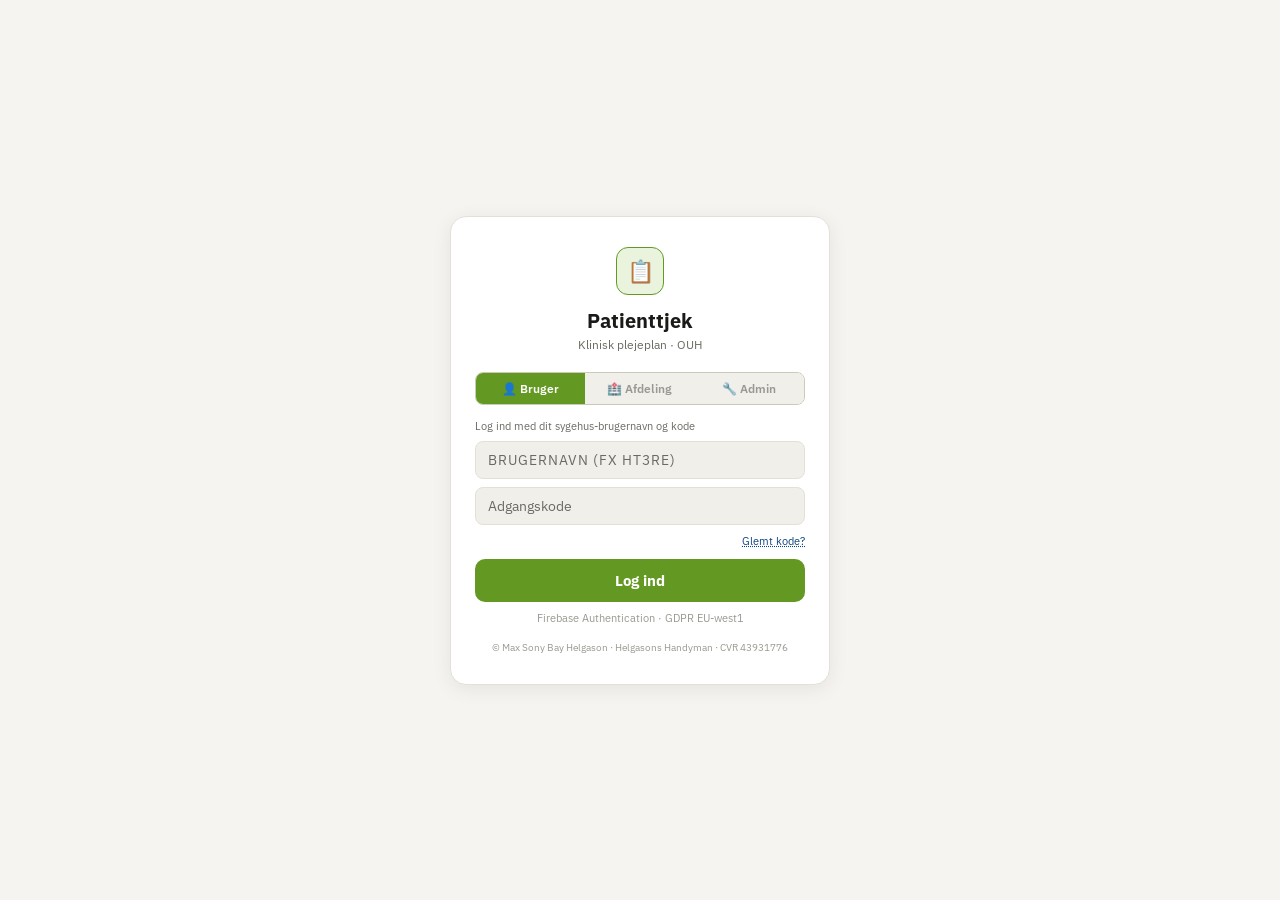
<file: index.html>
<!DOCTYPE html>
<html lang="da">
<head>
<meta charset="UTF-8">
<meta name="viewport" content="width=device-width, initial-scale=1.0, maximum-scale=1.0">
<meta name="apple-mobile-web-app-capable" content="yes">
<meta name="theme-color" content="#639922">
<title>Patienttjek</title>
<link href="https://fonts.googleapis.com/css2?family=IBM+Plex+Sans:wght@300;400;500;600;700&family=IBM+Plex+Mono:wght@400;500&display=swap" rel="stylesheet">
<link rel="stylesheet" href="style.css">
</head>
<body>

<!-- ── BRUGER-LOGIN (NYT) ── -->
<div id="userLoginOverlay" style="display:flex;position:fixed;inset:0;background:var(--bg);z-index:20000;align-items:center;justify-content:center;flex-direction:column">
  <div style="background:var(--s1);border:1px solid var(--border);border-radius:16px;padding:30px 24px;max-width:380px;width:90%;box-shadow:0 4px 20px rgba(0,0,0,.07)">
    <div style="width:48px;height:48px;border-radius:12px;background:var(--gbg);border:1px solid var(--gm);display:flex;align-items:center;justify-content:center;font-size:22px;margin:0 auto 12px">📋</div>
    <div style="font-size:20px;font-weight:700;color:var(--text);text-align:center;margin-bottom:3px">Patienttjek</div>
    <div style="font-size:12px;color:var(--muted);text-align:center;margin-bottom:20px">Klinisk plejeplan · OUH</div>
    <div id="userLoginMsg" style="display:none;padding:7px 11px;border-radius:8px;background:var(--rbg);color:var(--red);font-size:12px;margin-bottom:10px;text-align:center;border:.5px solid var(--rbrd)"></div>

    <!-- Login-tabs -->
    <div style="display:flex;border:.5px solid var(--border2);border-radius:8px;overflow:hidden;margin-bottom:14px">
      <button id="ulTab1" onclick="ulSwitchTab(1)" style="flex:1;padding:8px;font-size:12px;font-weight:600;border:none;cursor:pointer;font-family:inherit;background:var(--gm);color:#fff">👤 Bruger</button>
      <button id="ulTab2" onclick="ulSwitchTab(2)" style="flex:1;padding:8px;font-size:12px;font-weight:600;border:none;cursor:pointer;font-family:inherit;background:var(--s2);color:var(--muted2)">🏥 Afdeling</button>
      <button id="ulTab3" onclick="ulSwitchTab(3)" style="flex:1;padding:8px;font-size:12px;font-weight:600;border:none;cursor:pointer;font-family:inherit;background:var(--s2);color:var(--muted2)">🔧 Admin</button>
    </div>

    <!-- Panel 1: Bruger-login -->
    <div id="ulPanel1">
      <div style="font-size:11px;color:var(--muted);margin-bottom:8px">Log ind med dit sygehus-brugernavn og kode</div>
      <input id="ulUser" type="text" placeholder="Brugernavn (fx HT3RE)" class="ifield" style="width:100%;margin-bottom:8px;text-transform:uppercase;letter-spacing:1px" onkeydown="if(event.key==='Enter')document.getElementById('ulPass').focus()">
      <input id="ulPass" type="password" placeholder="Adgangskode" class="ifield" style="width:100%;margin-bottom:4px" onkeydown="if(event.key==='Enter')ulDoLogin()">
      <div style="text-align:right;margin-bottom:10px"><span onclick="ulShowReset()" style="font-size:11px;color:var(--blue);cursor:pointer;text-decoration:underline dotted">Glemt kode?</span></div>
      <button onclick="ulDoLogin()" style="width:100%;padding:12px;background:var(--gm);color:#fff;border:none;border-radius:10px;font-size:15px;font-weight:700;cursor:pointer;font-family:inherit">Log ind</button>
      <div style="text-align:center;margin-top:9px;font-size:11px;color:var(--muted2)">Firebase Authentication · GDPR EU-west1</div>
    </div>

    <!-- Panel 1b: Glemt kode -->
    <div id="ulPanelReset" style="display:none">
      <div style="font-size:13px;font-weight:600;color:var(--text);margin-bottom:6px">🔑 Nulstil adgangskode</div>
      <div style="font-size:11px;color:var(--muted);margin-bottom:10px">Skriv brugernavn — Firebase sender reset-email</div>
      <input id="ulResetUser" type="text" placeholder="Brugernavn (fx HT3RE)" class="ifield" style="width:100%;margin-bottom:10px;text-transform:uppercase">
      <button onclick="ulDoReset()" style="width:100%;padding:10px;background:var(--blue);color:#fff;border:none;border-radius:9px;font-size:14px;font-weight:700;cursor:pointer;font-family:inherit;margin-bottom:8px">Send nulstillings-email</button>
      <div style="border-top:.5px solid var(--border);padding-top:12px;margin-top:4px">
        <div style="font-size:13px;font-weight:600;color:var(--text);margin-bottom:6px">🔐 Skift adgangskode</div>
        <input id="ulChgUser" type="text" placeholder="Brugernavn" class="ifield" style="width:100%;margin-bottom:6px;text-transform:uppercase">
        <input id="ulChgOld" type="password" placeholder="Nuværende kode" class="ifield" style="width:100%;margin-bottom:6px">
        <input id="ulChgNew" type="password" placeholder="Ny kode (min. 8 tegn)" class="ifield" style="width:100%;margin-bottom:6px">
        <input id="ulChgNew2" type="password" placeholder="Gentag ny kode" class="ifield" style="width:100%;margin-bottom:10px">
        <button onclick="ulDoChangePass()" style="width:100%;padding:10px;background:var(--gm);color:#fff;border:none;border-radius:9px;font-size:13px;font-weight:700;cursor:pointer;font-family:inherit">Skift adgangskode</button>
      </div>
      <div style="text-align:center;margin-top:10px"><span onclick="ulHideReset()" style="font-size:11px;color:var(--blue);cursor:pointer;text-decoration:underline dotted">← Tilbage til login</span></div>
    </div>

    <!-- Panel 2: Afdelingskode (original login) -->
    <div id="ulPanel2" style="display:none">
      <div style="font-size:11px;color:var(--muted);margin-bottom:8px">Fælles adgang med afdelingskode</div>
      <input id="deptCodeInput" type="password" placeholder="Afdelingskode..." class="ifield" style="width:100%;margin-bottom:10px;letter-spacing:2px" onkeydown="if(event.key==='Enter')tryDeptLogin()">
      <button id="deptLoginBtn" onclick="tryDeptLogin()" style="width:100%;padding:12px;background:var(--gm);color:#fff;border:none;border-radius:10px;font-size:15px;font-weight:700;cursor:pointer;font-family:inherit">Log ind med kode</button>
      <div id="deptLoginMsg" style="display:none;padding:7px 11px;border-radius:8px;background:var(--rbg);color:var(--red);font-size:12px;margin-top:10px;text-align:center;border:.5px solid var(--rbrd)"></div>
    </div>

    <!-- Panel 3: Admin -->
    <div id="ulPanel3" style="display:none">
      <div style="background:var(--rbg);border:.5px solid var(--rbrd);border-radius:8px;padding:8px 11px;margin-bottom:12px;font-size:11px;color:var(--red)">⚠️ <b>Kun systemadministratorer.</b> Alle handlinger logges.</div>
      <input id="ulAdminUser" type="text" placeholder="Admin-brugernavn" class="ifield" style="width:100%;margin-bottom:8px">
      <input id="ulAdminPass" type="password" placeholder="Admin-kode" class="ifield" style="width:100%;margin-bottom:12px" onkeydown="if(event.key==='Enter')ulDoAdminLogin()">
      <button onclick="ulDoAdminLogin()" style="width:100%;padding:12px;background:var(--red);color:#fff;border:none;border-radius:10px;font-size:15px;font-weight:700;cursor:pointer;font-family:inherit">Log ind som admin</button>
      <div style="text-align:center;margin-top:9px;font-size:11px;color:var(--muted2)">Session varer 8 timer</div>
    </div>

    <div style="text-align:center;margin-top:16px;font-size:10px;color:var(--muted2)">© Max Sony Bay Helgason · Helgasons Handyman · CVR 43931776</div>
  </div>
</div>

<!-- ── ADMIN DEPT PANEL (original) ── -->
<div id="adminDeptPanel" style="display:none;position:fixed;inset:0;background:rgba(0,0,0,.5);z-index:5000;align-items:flex-start;justify-content:center;padding-top:60px">
  <div style="background:var(--s1);border:1px solid var(--border);border-radius:16px;padding:24px;max-width:600px;width:90%;max-height:80vh;overflow-y:auto">
    <div style="display:flex;align-items:center;justify-content:space-between;margin-bottom:18px">
      <div><div style="font-size:18px;font-weight:700;color:var(--text)">🏢 Afdeling-administration</div></div>
      <button class="btn btn-ghost btn-sm" onclick="document.getElementById('adminDeptPanel').style.display='none'">✕</button>
    </div>
    <div id="adminDeptContent"></div>
  </div>
</div>

<!-- ── ADMIN BRUGER-PANEL (NYT) ── -->
<div id="adminUserPanel" style="display:none;position:fixed;inset:0;background:rgba(0,0,0,.5);z-index:5000;align-items:flex-start;justify-content:center;padding-top:40px">
  <div style="background:var(--s1);border:1px solid var(--border);border-radius:16px;padding:22px;max-width:560px;width:90%;max-height:85vh;overflow-y:auto">
    <div style="display:flex;align-items:center;justify-content:space-between;margin-bottom:16px">
      <div><div style="font-size:16px;font-weight:700;color:var(--red)">🔧 Admin-panel</div><div style="font-size:11px;color:var(--muted)" id="adminLoggedAs">—</div></div>
      <button class="btn btn-ghost btn-sm" onclick="ulAdminLogout()">Log ud</button>
    </div>
    <!-- Opret afdeling -->
    <div style="border:.5px solid var(--border);border-radius:12px;padding:14px;margin-bottom:12px">
      <div style="font-size:13px;font-weight:700;color:var(--text);margin-bottom:10px">🏥 Opret ny afdeling</div>
      <div style="font-size:11px;color:var(--muted);margin-bottom:10px">Afdelinger der oprettes her bliver tilgængelige når nye brugere oprettes</div>
      <div style="display:grid;grid-template-columns:1fr 1fr;gap:8px;margin-bottom:8px">
        <div><div class="flabel">Afdelingskode</div><input class="ifield" id="ad-kode" placeholder="fx OUH-NEURO" style="width:100%;text-transform:uppercase"></div>
        <div><div class="flabel">Afdelingsnavn</div><input class="ifield" id="ad-navn" placeholder="fx Neurologi OUH" style="width:100%"></div>
      </div>
      <div style="display:grid;grid-template-columns:1fr 1fr;gap:8px;margin-bottom:8px">
        <div><div class="flabel">Sygehus</div><input class="ifield" id="ad-sygehus" placeholder="fx OUH, RH, AAH, Vejle" style="width:100%"></div>
        <div><div class="flabel">Specialekode (login)</div><input class="ifield" id="ad-logincode" placeholder="fx KP2-OUH-NEURO" style="width:100%;text-transform:uppercase"></div>
      </div>
      <div id="ad-msg" style="display:none;font-size:11px;padding:5px 9px;border-radius:6px;margin-bottom:8px"></div>
      <button onclick="ulAdminOpretAfdeling()" style="width:100%;padding:9px;background:var(--blue);color:#fff;border:none;border-radius:8px;font-size:13px;font-weight:700;cursor:pointer;font-family:inherit">Opret afdeling</button>
    </div>
    <!-- Afdelingsliste -->
    <div style="border:.5px solid var(--border);border-radius:12px;padding:14px;margin-bottom:12px">
      <div style="display:flex;align-items:center;justify-content:space-between;margin-bottom:10px">
        <div style="font-size:13px;font-weight:700;color:var(--text)">📋 Alle afdelinger</div>
        <button onclick="ulAdminHentAfdelinger()" class="btn btn-ghost btn-sm">↺ Opdatér</button>
      </div>
      <div id="ad-liste"><div style="font-size:12px;color:var(--muted2);text-align:center;padding:12px">Klik Opdatér for at hente fra Firebase</div></div>
    </div>
    <!-- Opret bruger -->
    <div style="border:.5px solid var(--border);border-radius:12px;padding:14px;margin-bottom:12px">
      <div style="font-size:13px;font-weight:700;color:var(--text);margin-bottom:10px">👤 Opret ny bruger</div>
      <div style="display:grid;grid-template-columns:1fr 1fr;gap:8px;margin-bottom:8px">
        <div><div class="flabel">Brugernavn</div><input class="ifield" id="au-user" placeholder="fx HT3RE" style="width:100%;text-transform:uppercase"></div>
        <div><div class="flabel">Fulde navn</div><input class="ifield" id="au-navn" placeholder="fx Henrik Thomsen" style="width:100%"></div>
      </div>
      <div style="display:grid;grid-template-columns:1fr 1fr;gap:8px;margin-bottom:8px">
        <div><div class="flabel">Afdeling</div><select class="ifield" id="au-afd" style="width:100%"><option value="">Henter afdelinger...</option></select></div>
        <div><div class="flabel">Rolle</div><select class="ifield" id="au-rolle" style="width:100%"><option value="plejepersonale">Plejepersonale</option><option value="sygeplejerske">Sygeplejerske</option><option value="leder">Leder</option><option value="laege">Læge</option><option value="admin">Administrator</option></select></div>
      </div>
      <div><div class="flabel">Midlertidig kode (min. 8 tegn)</div><input class="ifield" id="au-pass" type="password" placeholder="Brugeren skal skifte ved første login" style="width:100%;margin-bottom:8px"></div>
      <div id="au-msg" style="display:none;font-size:11px;padding:5px 9px;border-radius:6px;margin-bottom:8px"></div>
      <button onclick="ulAdminOpretBruger()" style="width:100%;padding:9px;background:var(--gm);color:#fff;border:none;border-radius:8px;font-size:13px;font-weight:700;cursor:pointer;font-family:inherit">Opret bruger</button>
    </div>
    <!-- Brugerliste -->
    <div style="border:.5px solid var(--border);border-radius:12px;padding:14px;margin-bottom:12px">
      <div style="display:flex;align-items:center;justify-content:space-between;margin-bottom:10px">
        <div style="font-size:13px;font-weight:700;color:var(--text)">📋 Alle brugere</div>
        <button onclick="ulAdminHentBrugere()" class="btn btn-ghost btn-sm">↺ Opdatér</button>
      </div>
      <div id="au-liste"><div style="font-size:12px;color:var(--muted2);text-align:center;padding:12px">Klik Opdatér for at hente fra Firebase</div></div>
    </div>
    <!-- Nulstil kode -->
    <div style="border:.5px solid var(--border);border-radius:12px;padding:14px;margin-bottom:12px">
      <div style="font-size:13px;font-weight:700;color:var(--text);margin-bottom:8px">🔑 Nulstil brugers kode</div>
      <input class="ifield" id="au-reset-user" placeholder="Brugernavn (fx HT3RE)" style="width:100%;margin-bottom:8px;text-transform:uppercase">
      <button onclick="ulAdminSendReset()" style="width:100%;padding:8px;border:.5px solid var(--bm);background:var(--bbg);color:var(--blue);border-radius:8px;font-size:12px;font-weight:600;cursor:pointer;font-family:inherit">📧 Send nulstillings-email</button>
      <div id="au-reset-msg" style="display:none;font-size:11px;text-align:center;margin-top:7px"></div>
    </div>
    <!-- Opret ny admin (kun superadmin) -->
    <div id="new-admin-section" style="display:none;border:1px solid var(--red);border-radius:12px;padding:14px;margin-bottom:12px;background:var(--rbg)">
      <div style="font-size:13px;font-weight:700;color:var(--red);margin-bottom:4px">⚠️ Opret ny systemadministrator</div>
      <div style="font-size:11px;color:var(--muted);margin-bottom:10px">Kræver superadmin-bekræftelse. Alle handlinger logges.</div>
      <div style="display:grid;grid-template-columns:1fr 1fr;gap:8px;margin-bottom:8px">
        <div><div class="flabel">Brugernavn</div><input class="ifield" id="new-admin-user" placeholder="fx IT-ADMIN" style="width:100%;text-transform:uppercase"></div>
        <div><div class="flabel">Fulde navn</div><input class="ifield" id="new-admin-navn" placeholder="fx Inge Andersen" style="width:100%"></div>
      </div>
      <div style="display:grid;grid-template-columns:1fr 1fr;gap:8px;margin-bottom:8px">
        <div><div class="flabel">Admin-kode (min. 10 tegn)</div><input class="ifield" id="new-admin-pass" type="password" style="width:100%"></div>
        <div><div class="flabel">Gentag kode</div><input class="ifield" id="new-admin-pass2" type="password" style="width:100%"></div>
      </div>
      <div id="new-admin-msg" style="display:none;font-size:11px;padding:5px 9px;border-radius:6px;margin-bottom:8px"></div>
      <button onclick="ulOpretNyAdmin()" style="width:100%;padding:9px;background:var(--red);color:#fff;border:none;border-radius:8px;font-size:13px;font-weight:700;cursor:pointer;font-family:inherit">Opret admin (kræver bekræftelse)</button>
    </div>
    <!-- Demo-afdeling -->
    <div id="demo-section" style="border:.5px solid var(--blue);border-radius:12px;padding:14px;margin-bottom:12px;background:var(--bbg)">
      <div style="font-size:13px;font-weight:700;color:var(--blue);margin-bottom:4px">🎯 Demo-afdeling — møde 25/08/2026</div>
      <div style="font-size:11px;color:var(--muted);margin-bottom:10px">Logincode: <b>DEMO-RIT-2026</b> — Husk at slette efter mødet</div>
      <div style="display:grid;grid-template-columns:1fr 1fr;gap:8px">
        <button onclick="ulOpretDemoAfdeling()" style="padding:9px;background:var(--blue);color:#fff;border:none;border-radius:8px;font-size:12px;font-weight:700;cursor:pointer;font-family:inherit">✓ Opret demo-afdeling</button>
        <button onclick="ulSletDemoAfdeling()" style="padding:9px;background:var(--rbg);color:var(--red);border:.5px solid var(--rbrd);border-radius:8px;font-size:12px;font-weight:700;cursor:pointer;font-family:inherit">🗑 Slet demo + data</button>
      </div>
    </div>
    <!-- Aktivitetslog -->
    <div style="border:.5px solid var(--border);border-radius:12px;padding:14px">
      <div style="font-size:13px;font-weight:700;color:var(--text);margin-bottom:8px">📋 Aktivitetslog</div>
      <div id="au-log" style="font-size:11px;font-family:'IBM Plex Mono',monospace;color:var(--muted2);background:var(--s2);border-radius:8px;padding:8px;max-height:140px;overflow-y:auto;line-height:1.65">Ingen aktivitet.</div>
    </div>
  </div>
</div>

<!-- ── HOVED-APP (original HTML bevaret) ── -->
<div id="mainApp" style="display:none">

<!-- TOPBAR (ny v3 stil) -->
<header class="topbar">
  <div class="tb-brand">
    <div class="tb-icon">📋</div>
    <div>
      <div class="tb-title">
        Patienttjek
        <span id="deptNameBadge" style="display:none" class="dept-badge"></span>
      </div>
      <div class="tb-sub" id="hdDate"></div>
    </div>
  </div>
  <div class="tb-actions">
    <div class="sync-indicator admin-only" style="display:none" onclick="openSyncSettings()" title="Synkronisering">
      <span id="syncDot" class="sync-dot sync-dot-pending"></span>
      <span id="syncStatusTxt" class="sync-txt">Forbinder...</span>
    </div>
    <button id="adminDeptBtn" onclick="openAdminDeptPanel()" style="display:none" class="btn btn-ghost btn-sm" title="Afdelingsadmin">🏢</button>
    <button id="ulAdminBtn" onclick="document.getElementById('adminUserPanel').style.display='flex';ulHentAfdelinger();ulAdminHentAfdelinger();" style="display:none" class="btn btn-ghost btn-sm" title="Brugeradmin">🔧</button>
    <button id="saveNowBtn" onclick="saveNow()" class="btn btn-ghost btn-sm" title="Gem nu">💾 Gem nu</button>
    <button class="btn btn-ghost btn-sm" onclick="toggleTheme()" id="themeBtn" title="Tema">🌙</button>
    <button class="btn btn-ghost btn-sm" onclick="ulLogout()" title="Log ud" style="color:var(--red);border-color:var(--rbrd)">🚪</button>
    <button class="btn btn-primary btn-sm" onclick="openModal()">+ Patient</button>
  </div>
</header>

<!-- SYNC PANEL (original) -->
<div class="sync-panel" id="syncSettingsPanel">
  <div style="display:flex;align-items:center;justify-content:space-between;margin-bottom:12px">
    <div class="sync-title">🔄 Synkronisering</div>
    <button class="btn btn-ghost btn-sm" onclick="openSyncSettings()">✕</button>
  </div>
  <div style="display:flex;gap:6px;margin-bottom:14px">
    <button id="syncModeFirebase" onclick="setSyncMode('firebase')" class="sync-mode-btn active">🔥 Firebase</button>
    <button id="syncModeSheets" onclick="setSyncMode('sheets')" class="sync-mode-btn">🪟 OneDrive</button>
  </div>
  <div id="syncPanelFirebase">
    <div style="display:flex;flex-direction:column;gap:7px;margin-bottom:10px">
      <div><div class="flabel">API Key</div><input class="ifield" id="syncFbApiKey" style="width:100%;font-size:11px"/></div>
      <div><div class="flabel">Database URL</div><input class="ifield" id="syncFbDbURL" style="width:100%;font-size:11px"/></div>
      <div><div class="flabel">Project ID</div><input class="ifield" id="syncFbProjId" style="width:100%;font-size:11px"/></div>
    </div>
    <div id="syncTestMsg" style="font-size:11px;min-height:16px;margin-bottom:8px"></div>
    <div style="display:flex;gap:6px">
      <button class="btn btn-primary btn-sm" style="flex:1;background:var(--orange);border-color:var(--orange)" onclick="saveSyncSettings()">🔥 Gem og aktiver</button>
      <button class="btn btn-ghost btn-sm" onclick="testSyncConnection()">🔍 Test</button>
      <button id="syncRetryBtn" class="btn btn-ghost btn-sm" onclick="retrySync()" style="display:none">↺</button>
    </div>
  </div>
  <div id="syncPanelSheets" style="display:none">
    <div style="background:var(--s2);border-radius:8px;padding:9px 12px;margin-bottom:10px;font-size:11px;color:var(--muted2)"><b style="color:var(--text)">🪟 OneDrive via Microsoft Graph</b></div>
    <div><div class="flabel">Client ID</div><input class="ifield" id="syncOdClientId" style="width:100%;font-size:11px"/></div>
    <div id="syncSheetTestMsg" style="font-size:11px;min-height:16px;margin:8px 0"></div>
    <div style="display:flex;gap:6px;margin-bottom:8px">
      <button class="btn btn-primary btn-sm" style="flex:1;background:#0078d4;border-color:#0078d4" onclick="saveOneDriveSettings()">🪟 Gem og log ind</button>
      <button class="btn btn-ghost btn-sm" onclick="testOneDriveConnection()">🔍 Test</button>
    </div>
    <div id="syncOdLoginStatus" style="font-size:11px;color:var(--muted)"></div>
  </div>
  <div style="margin-top:10px;padding-top:10px;border-top:1px solid var(--border);font-size:10px;color:var(--muted)">Synkroniserer hvert 4. sekund. Klik 💾 for at gemme nu.</div>
</div>

<!-- PATIENT NAV -->
<div class="pt-nav" id="ptNav" style="display:none">
  <div class="pt-nav-all" id="navAll" onclick="setActivePatient(null)">📋 Alle</div>
  <div id="navChips" style="display:flex;gap:6px;flex-shrink:0"></div>
</div>

<!-- VIEW TABS (bevaret for app1.js kompatibilitet) -->
<div class="view-tabs" id="viewTabsBar">
  <div class="view-tab active" id="vtabPatienter" onclick="switchView('patienter')">🏥 Patienter</div>
  <div class="view-tab" id="vtabPrioritering" onclick="switchView('prioritering')">⚡ Prioritering <span class="vtab-count" id="vtabPrioCount" style="display:none">0</span></div>
  <div class="view-tab" id="vtabSandbox" onclick="switchView('sandbox')" style="color:var(--yellow)">🎓 Uddannelse</div>
  <div class="view-tab" id="vtabVagtopgaver" onclick="goToNav('vagtopgaver')">✅ Vagtopgaver <span class="vtab-count" id="vtNavBadge" style="display:none">0</span></div>
  <div class="view-tab" id="vtabNyheder" onclick="goToNav('nyheder')">📰 Nyheder <span class="vtab-count" id="nyBadge" style="display:none">0</span></div>
  <div class="view-tab" id="vtabStatistik" onclick="goToNav('statistik')">📊 Statistik</div>
  <div class="view-tab" onclick="toggleVagtnotepad()">📋 Notepad</div>
</div>

<!-- TEAM BAR -->
<div class="team-bar" id="teamBar" style="display:none">
  <div class="team-tab active-all" id="teamAll" onclick="toggleTeamFilter('all')">📋 Alle teams</div>
  <div class="team-tab" id="teamTabA" onclick="toggleTeamFilter('A')">Team A <span class="team-badge badge-a" id="teamTabACount"></span></div>
  <div class="team-tab" id="teamTabB" onclick="toggleTeamFilter('B')">Team B <span class="team-badge badge-b" id="teamTabBCount"></span></div>
  <div class="team-tab" id="teamTabC" onclick="toggleTeamFilter('C')">Team C <span class="team-badge badge-c" id="teamTabCCount"></span></div>
  <div class="team-tab" id="teamTabObs10" onclick="toggleTeamFilter('Obs10')">🔬 Obs.10 <span class="team-badge badge-obs10" id="teamTabObs10Count"></span></div>
  <div class="team-tab" id="teamTabObs5" onclick="toggleTeamFilter('Obs5')">🔬 Obs.5 <span class="team-badge badge-obs5" id="teamTabObs5Count"></span></div>
  <div class="team-sep"></div>
  <button class="btn btn-ghost btn-sm" onclick="collapseAllCards()">⊖ Skjul</button>
  <button class="btn btn-ghost btn-sm" onclick="expandAllCards()">⊕ Vis</button>
  <div class="team-sep"></div>
  <button class="btn btn-ghost btn-sm" onclick="toggleSelectBar()">☑ Vælg</button>
</div>

<!-- SELECT BAR -->
<div class="select-bar" id="selectBar">
  <span class="select-count" id="selectCount">0 valgt</span>
  <button class="btn btn-ghost btn-sm" onclick="selectAllVisible()">Vælg alle</button>
  <button class="btn btn-ghost btn-sm" onclick="selectNone()">Fravælg</button>
  <button class="btn btn-sm btn-danger" onclick="deleteSelected()">🗑 Slet</button>
  <button class="btn btn-ghost btn-sm" onclick="toggleSelectBar()">✕</button>
</div>

<!-- MAIN LAYOUT -->
<div class="app-layout">
  <div class="sidebar" id="sidebar" style="display:none"><div id="sidebarContent"></div></div>
  <div class="main-content">

    <!-- PATIENT VIEW -->
    <div id="patientView">
      <div class="summary-row" id="sumRow"></div>
      <div class="legend">
        <div class="leg"><div class="ldot" style="background:var(--green)"></div>Udført</div>
        <div class="leg"><div class="ldot" style="background:var(--yellow)"></div>I gang</div>
        <div class="leg"><div class="ldot" style="background:var(--red)"></div>Haster</div>
        <div class="leg"><div class="ldot" style="background:var(--border2)"></div>Afventer</div>
      </div>
      <div class="pt-grid" id="ptList">
        <div class="empty" id="emptyEl">
          <div class="empty-ico">🛏️</div>
          Ingen patienter. Klik "+ Patient" for at starte.
        </div>
      </div>
    </div>

    <!-- PRIORITY VIEW -->
    <div id="priorityView">
      <div class="prio-view-header">
        <div>
          <div class="prio-view-title">⚡ Prioriteringsliste</div>
          <div style="font-size:12px;color:var(--muted);margin-top:3px">Samlet overblik på tværs af patienter</div>
        </div>
        <button class="btn btn-ghost btn-sm" onclick="clearDonePriorities()">🗑 Ryd afsluttede</button>
      </div>
      <div style="display:flex;gap:6px;flex-wrap:wrap;margin-bottom:16px;align-items:center">
        <div class="team-tab active-all" id="prioTeamAll" onclick="setPrioTeamFilter('all')">📋 Alle teams</div>
        <div class="team-tab" id="prioTeamA" onclick="setPrioTeamFilter('A')">Team A</div>
        <div class="team-tab" id="prioTeamB" onclick="setPrioTeamFilter('B')">Team B</div>
        <div class="team-tab" id="prioTeamC" onclick="setPrioTeamFilter('C')">Team C</div>
        <div class="team-tab" id="prioTeamObs10" onclick="setPrioTeamFilter('Obs10')">🔬 Obs.10</div>
        <div class="team-tab" id="prioTeamObs5" onclick="setPrioTeamFilter('Obs5')">🔬 Obs.5</div>
        <div class="team-sep"></div>
        <label style="display:flex;align-items:center;gap:5px;font-size:11px;color:var(--muted2);cursor:pointer">
          <input type="checkbox" id="prioGroupByTeam" onchange="renderPriorityView()" style="accent-color:var(--blue)"/>Gruppér
        </label>
      </div>
      <div id="prioViewContent"></div>
    </div>

    <!-- SANDBOX VIEW -->
    <div id="sandboxView" style="display:none">
      <div style="background:rgba(133,77,14,.13);border:2px solid #ca8a04;border-radius:12px;padding:12px 16px;margin-bottom:18px;display:flex;align-items:center;gap:12px">
        <span style="font-size:24px">🎓</span>
        <div style="flex:1"><div style="font-size:14px;font-weight:700;color:#ca8a04">UDDANNELSESOMRÅDE</div><div style="font-size:12px;color:var(--muted)">Påvirker ikke rigtige patientdata</div></div>
        <button class="btn btn-sm" onclick="resetSandbox()" style="background:rgba(133,77,14,.2);color:#ca8a04;border:1px solid #ca8a04">↺ Nulstil</button>
      </div>
      <div style="display:flex;gap:8px;align-items:center;flex-wrap:wrap;margin-bottom:12px">
        <div class="team-tab active-all" id="sbTeamAll" onclick="setSbTeam('all')">📋 Alle</div>
        <div class="team-tab" id="sbTeamA" onclick="setSbTeam('A')">Team A</div>
        <div class="team-tab" id="sbTeamB" onclick="setSbTeam('B')">Team B</div>
        <div class="team-tab" id="sbTeamC" onclick="setSbTeam('C')">Team C</div>
        <div class="team-tab" id="sbTeamObs10" onclick="setSbTeam('Obs10')">🔬 Obs.10</div>
        <div class="team-tab" id="sbTeamObs5" onclick="setSbTeam('Obs5')">🔬 Obs.5</div>
        <div class="team-sep"></div>
        <button class="btn btn-primary btn-sm" onclick="openSbModal()">+ Øvelses-patient</button>
      </div>
      <div id="sbPatientList"></div>
    </div>

    <!-- VAGTOPGAVER VIEW (NYT) -->
    <div id="vagtopgaverView" style="display:none;max-width:720px;margin:0 auto">
      <div style="display:flex;align-items:center;justify-content:space-between;margin-bottom:12px">
        <div>
          <div style="font-size:16px;font-weight:700;color:var(--text)">Vagtopgaver</div>
          <div style="font-size:11px;color:var(--muted)" id="vtDatoLbl"></div>
        </div>
        <button class="btn btn-ghost btn-sm" onclick="vtNulstil()">↺ Nulstil</button>
      </div>
      <div style="display:flex;gap:5px;margin-bottom:10px;flex-wrap:wrap">
        <button class="btn btn-sm" id="vtf-dag" onclick="vtSetFilter('dag')">☀️ Dag</button>
        <button class="btn btn-sm" id="vtf-aften" onclick="vtSetFilter('aften')">🌆 Aften</button>
        <button class="btn btn-sm" id="vtf-nat" onclick="vtSetFilter('nat')">🌙 Nat</button>
        <button class="btn btn-sm" id="vtf-alle" onclick="vtSetFilter('alle')">📋 Vis alle</button>
      </div>
      <div style="display:flex;align-items:center;gap:8px;margin-bottom:12px">
        <div style="flex:1;height:6px;border-radius:3px;background:var(--border);overflow:hidden"><div id="vtFillBar" style="height:100%;background:var(--gm);border-radius:3px;transition:width .3s;width:0%"></div></div>
        <div id="vtPctLbl" style="font-size:13px;font-weight:700;min-width:34px;text-align:right;color:var(--green)">0%</div>
      </div>
      <div id="vtListEl"></div>
      <div style="margin-top:12px">
        <!-- Opgave-tekst + tid -->
        <div style="display:flex;gap:6px;margin-bottom:6px">
          <input id="vtAddInput" placeholder="Tilføj vagtopgave..." class="ifield" style="flex:1" onkeydown="if(event.key==='Enter')vtAddTask()">
          <input id="vtAddTime" type="time" class="ifield" style="width:90px" title="Tidspunkt (valgfrit)">
          <button class="btn btn-primary btn-sm" onclick="vtAddTask()">+ Tilføj</button>
        </div>
        <!-- Frekvens-knap -->
        <button class="btn btn-ghost btn-sm" onclick="vtShowFrekvens()" style="font-size:11px;width:100%">
          🔄 Tilføj med frekvens (fx hver 2. time)
        </button>
      </div>

      <!-- FREKVENS-PANEL -->
      <div id="vtFrekvensPanel" style="display:none;margin-top:10px;background:var(--s2);border:1px solid var(--border);border-radius:10px;padding:12px">
        <div style="font-size:12px;font-weight:700;margin-bottom:10px;color:var(--text)">🔄 Tilføj opgave med frekvens</div>
        <div style="display:flex;gap:6px;margin-bottom:8px">
          <input id="vtFrekTxt" class="ifield" placeholder="Opgavetekst..." style="flex:1;font-size:12px">
        </div>
        <div style="display:flex;gap:6px;margin-bottom:8px;flex-wrap:wrap">
          <div style="flex:1;min-width:120px">
            <div style="font-size:10px;color:var(--muted2);margin-bottom:3px">Interval</div>
            <select id="vtFrekInterval" class="ifield" style="font-size:12px;width:100%" onchange="vtFrekPreview()">
              <option value="30">Hver 30 min</option>
              <option value="60">Hver time</option>
              <option value="90">Hver 1½ time</option>
              <option value="120" selected>Hver 2. time</option>
              <option value="180">Hver 3. time</option>
              <option value="240">Hver 4. time</option>
              <option value="360">Hver 6. time</option>
              <option value="480">Hver 8. time</option>
            </select>
          </div>
          <div style="flex:1;min-width:100px">
            <div style="font-size:10px;color:var(--muted2);margin-bottom:3px">Fra klokkeslæt</div>
            <input id="vtFrekStart" type="time" class="ifield" style="font-size:12px;width:100%" oninput="vtFrekPreview()">
          </div>
          <div style="flex:1;min-width:100px">
            <div style="font-size:10px;color:var(--muted2);margin-bottom:3px">Slut klokkeslæt</div>
            <input id="vtFrekSlut" type="time" class="ifield" style="font-size:12px;width:100%" oninput="vtFrekPreview()">
          </div>
        </div>
        <div id="vtFrekPreviewLbl" style="font-size:11px;color:var(--muted2);margin-bottom:8px"></div>
        <div style="display:flex;gap:6px">
          <button class="btn btn-primary btn-sm" style="flex:1" onclick="vtFrekOpret()">✅ Opret tiderne</button>
          <button class="btn btn-ghost btn-sm" onclick="vtSkjulFrekvens()">Annuller</button>
        </div>
      </div>
    </div>

    <!-- NYHEDER VIEW (NYT) -->
    <div id="nyhedView" style="display:none;max-width:720px;margin:0 auto">
      <div style="display:flex;align-items:center;gap:8px;background:var(--s2);border-radius:var(--radius);border:.5px solid var(--border);padding:9px 12px;margin-bottom:9px">
        <svg width="14" height="14" viewBox="0 0 24 24" fill="none" stroke="var(--muted2)" stroke-width="2" stroke-linecap="round" stroke-linejoin="round"><circle cx="11" cy="11" r="8"/><path d="m21 21-4.35-4.35"/></svg>
        <input id="nySearch" placeholder="Søg i nyhedsbreve..." style="flex:1;border:none;background:transparent;font-size:13px;font-family:inherit;outline:none;color:var(--text)" oninput="nyRender()">
      </div>
      <span id="nyAfdChip" style="font-size:10px;font-weight:600;padding:3px 9px;border-radius:20px;background:var(--gbg);color:var(--green);border:.5px solid var(--gm);display:inline-block;margin-bottom:11px">Kun egne nyheder</span>
      <div id="nyListEl"></div>
    </div>

  <!-- ══════════════════════════════════════════
       STATISTIK DASHBOARD
  ══════════════════════════════════════════ -->
  <div id="statistikView" style="display:none;max-width:720px;margin:0 auto;padding:14px">

    <!-- Header -->
    <div style="display:flex;align-items:center;justify-content:space-between;margin-bottom:16px">
      <div>
        <div style="font-size:18px;font-weight:700">📊 Arbejdsproces</div>
        <div style="font-size:12px;color:var(--muted2)" id="statDatoLbl"></div>
      </div>
      <div style="display:flex;gap:6px">
        <button class="btn btn-ghost btn-sm" onclick="statSetPeriode(7)" id="statP7" style="font-size:11px">7 dage</button>
        <button class="btn btn-ghost btn-sm" onclick="statSetPeriode(30)" id="statP30" style="font-size:11px">30 dage</button>
        <button class="btn btn-ghost btn-sm" onclick="statSetPeriode(90)" id="statP90" style="font-size:11px">90 dage</button>
      </div>
    </div>

    <!-- KPI række -->
    <div id="statKpiRow" style="display:grid;grid-template-columns:repeat(4,1fr);gap:8px;margin-bottom:16px"></div>

    <!-- Graf 1: Vagtsammenligning -->
    <div style="background:var(--s1);border:1px solid var(--border);border-radius:12px;padding:14px;margin-bottom:12px">
      <div style="font-size:13px;font-weight:700;margin-bottom:4px">🌅 Vagtsammenligning</div>
      <div style="font-size:11px;color:var(--muted2);margin-bottom:12px">Gennemførelsesprocent per vagttype</div>
      <div id="statVagtChart" style="height:160px;position:relative"></div>
    </div>

    <!-- Graf 2: Udskudte prioriteringer -->
    <div style="background:var(--s1);border:1px solid var(--border);border-radius:12px;padding:14px;margin-bottom:12px">
      <div style="font-size:13px;font-weight:700;margin-bottom:4px">⚡ Gentagne prioriteringer</div>
      <div style="font-size:11px;color:var(--muted2);margin-bottom:12px">Opgaver der oftest går igen som P1/P2</div>
      <div id="statPrioChart"></div>
    </div>

    <!-- Graf 3: Travle tidspunkter -->
    <div style="background:var(--s1);border:1px solid var(--border);border-radius:12px;padding:14px;margin-bottom:12px">
      <div style="font-size:13px;font-weight:700;margin-bottom:4px">⏰ Travle tidspunkter</div>
      <div style="font-size:11px;color:var(--muted2);margin-bottom:12px">Hvornår på dagen flest opgaver udføres</div>
      <div id="statHeatmap" style="overflow-x:auto"></div>
    </div>

    <!-- Graf 4: Oversete opgaver -->
    <div style="background:var(--s1);border:1px solid var(--border);border-radius:12px;padding:14px;margin-bottom:12px">
      <div style="font-size:13px;font-weight:700;margin-bottom:4px">👁 Oversete opgaver</div>
      <div style="font-size:11px;color:var(--muted2);margin-bottom:12px">Opgaver der oftest springes over eller ikke nås</div>
      <div id="statMissedChart"></div>
    </div>

    <!-- Patientkort mini-widget -->
    <div style="background:var(--s1);border:1px solid var(--border);border-radius:12px;padding:14px;margin-bottom:12px">
      <div style="font-size:13px;font-weight:700;margin-bottom:4px">🏥 Per patient</div>
      <div style="font-size:11px;color:var(--muted2);margin-bottom:12px">Opgavebelastning og åbne prioriteringer per patient</div>
      <div id="statPatientChart"></div>
    </div>

    <div style="text-align:center;padding:16px 0">
      <button class="btn btn-ghost btn-sm" onclick="statNulstil()" style="font-size:11px;color:var(--red)">🗑 Nulstil al statistik</button>
    </div>
  </div>

  </div><!-- end main-content -->
</div><!-- end app-layout -->

<!-- BOTTOM NAV (NYT) -->
<nav class="bottom-nav" id="bottomNav">
  <button class="nav-btn active" id="nb-patienter" onclick="goToNav('patienter')">
    <svg viewBox="0 0 24 24" fill="none" stroke="currentColor" stroke-width="1.7" stroke-linecap="round" stroke-linejoin="round"><path d="M17 21v-2a4 4 0 0 0-4-4H5a4 4 0 0 0-4 4v2"/><circle cx="9" cy="7" r="4"/><path d="M23 21v-2a4 4 0 0 0-3-3.87M16 3.13a4 4 0 0 1 0 7.75"/></svg>
    Patienter
  </button>
  <button class="nav-btn" id="nb-vagtopgaver" onclick="goToNav('vagtopgaver')" style="position:relative">
    <svg viewBox="0 0 24 24" fill="none" stroke="currentColor" stroke-width="1.7" stroke-linecap="round" stroke-linejoin="round"><path d="M9 11l3 3L22 4"/><path d="M21 12v7a2 2 0 0 1-2 2H5a2 2 0 0 1-2-2V5a2 2 0 0 1 2-2h11"/></svg>
    Vagtopgaver
    <span id="vtNavBadgeBtn" style="display:none;position:absolute;top:5px;right:calc(50% - 17px);background:var(--red);color:#fff;font-size:9px;font-weight:700;min-width:14px;height:14px;border-radius:7px;align-items:center;justify-content:center;padding:0 3px">0</span>
  </button>
  <button class="nav-btn" id="nb-nyheder" onclick="goToNav('nyheder')" style="position:relative">
    <svg viewBox="0 0 24 24" fill="none" stroke="currentColor" stroke-width="1.7" stroke-linecap="round" stroke-linejoin="round"><path d="M4 22h16a2 2 0 0 0 2-2V4a2 2 0 0 0-2-2H8a2 2 0 0 0-2 2v16a2 2 0 0 1-2 2Zm0 0a2 2 0 0 1-2-2v-9c0-1.1.9-2 2-2h2"/><path d="M18 14h-8M15 18h-5M10 6h8v4h-8V6Z"/></svg>
    Nyheder
    <span id="nyBadgeBtn" style="display:none;position:absolute;top:5px;right:calc(50% - 17px);background:var(--red);color:#fff;font-size:9px;font-weight:700;min-width:14px;height:14px;border-radius:7px;align-items:center;justify-content:center;padding:0 3px">0</span>
  </button>
  <button class="nav-btn" id="nb-mere" onclick="navToggleMere()">
    <svg viewBox="0 0 24 24" fill="none" stroke="currentColor" stroke-width="1.7" stroke-linecap="round" stroke-linejoin="round"><circle cx="12" cy="5" r="1"/><circle cx="12" cy="12" r="1"/><circle cx="12" cy="19" r="1"/></svg>
    Mere
  </button>
</nav>

<!-- MERE-MENU -->
<div id="mereMenu" style="display:none;position:fixed;bottom:66px;right:0;left:0;background:var(--s1);border-top:1px solid var(--border);z-index:39;padding:6px 0;max-width:480px;margin:0 auto">
  <div class="mere-item" onclick="switchView('prioritering');navCloseMere()">⚡ Prioritering</div>
  <div class="mere-item" onclick="openVagtovl();navCloseMere()">🌙 Vagtoverlevering</div>
  <div class="mere-item" onclick="openCockpit();navCloseMere()">📊 Vital-overblik</div>
  <div class="mere-item" onclick="openPrintModal();navCloseMere()">🖨️ Udskriv plejeplan</div>
  <div class="mere-item" onclick="printMedSkema();navCloseMere()">💊 Medicinskema</div>
  <div class="mere-item" onclick="switchView('sandbox');navCloseMere()">🎓 Uddannelse</div>
  <div class="mere-item admin-only" style="display:none" onclick="openLogView();navCloseMere()">📋 Log & Backup</div>
  <div class="mere-item admin-only" style="display:none" onclick="openNexusPanel();navCloseMere()">🔌 Nexus EPJ</div>
  <div class="mere-item" onclick="document.getElementById('legalOverlay').style.display='flex';navCloseMere()">⚖️ GDPR & Juridisk</div>
  <div class="mere-item" onclick="nyChangePassModal();navCloseMere()">🔐 Skift adgangskode</div>
  <div class="mere-item" onclick="ulLogout()">🚪 Log ud</div>
</div>

<!-- SKIFT KODE MODAL (inde i appen) -->
<div class="overlay" id="changePassModal" onclick="if(event.target.id==='changePassModal')closeChangePassModal()">
  <div class="modal" style="max-width:420px">
    <div class="modal-title">🔐 Skift adgangskode
      <button class="btn btn-ghost btn-sm" onclick="closeChangePassModal()">✕</button>
    </div>
    <div id="cpMsg" style="display:none;padding:7px 11px;border-radius:8px;font-size:12px;margin-bottom:10px;text-align:center"></div>
    <div class="form-group"><label class="flabel">Nuværende kode</label><input class="ifield" id="cpOld" type="password" style="width:100%"></div>
    <div class="form-group"><label class="flabel">Ny kode (min. 8 tegn)</label><input class="ifield" id="cpNew" type="password" style="width:100%"></div>
    <div class="form-group"><label class="flabel">Gentag ny kode</label><input class="ifield" id="cpNew2" type="password" style="width:100%"></div>
    <div class="mactions" style="margin-top:14px">
      <button class="btn btn-primary" style="flex:1" onclick="doChangePassModal()">Skift adgangskode</button>
      <button class="btn btn-ghost" onclick="closeChangePassModal()">Annuller</button>
    </div>
  </div>
</div>

<!-- ALLE ORIGINALE MODALS (bevaret 100%) -->

<div id="timePickerPopup" class="dt-editor-popup" style="z-index:900;position:fixed;top:50%;left:50%;transform:translate(-50%,-50%)">
  <div class="dt-editor-title">⏰ Tilføj tidspunkt</div>
  <input type="time" id="timePickerInput" class="dt-editor-input" onkeydown="if(event.key==='Enter')confirmTimePicker()"/>
  <div class="dt-editor-actions">
    <button class="btn btn-primary btn-sm" style="flex:1" onclick="confirmTimePicker()">Tilføj</button>
    <button class="btn btn-ghost btn-sm" onclick="closeTimePicker()">Annuller</button>
  </div>
</div>

<div class="overlay" id="logModal" onclick="if(event.target.id==='logModal')closeLogView()">
  <div class="modal" style="max-height:90vh;display:flex;flex-direction:column;border-radius:16px 16px 0 0;max-width:600px">
    <div style="padding:18px 18px 0;flex-shrink:0">
      <div style="display:flex;align-items:center;justify-content:space-between;margin-bottom:12px">
        <div class="modal-title" style="margin:0">📋 Log, Backup & Arkiv</div>
        <button class="btn btn-ghost btn-sm" onclick="closeLogView()">✕</button>
      </div>
      <div style="display:flex;gap:0;border-bottom:1px solid var(--border);margin-bottom:0">
        <button id="logTab1" onclick="showLogTab(1)" class="log-tab active-tab">📜 Log</button>
        <button id="logTab2" onclick="showLogTab(2)" class="log-tab">💾 Backups</button>
        <button id="logTab3" onclick="showLogTab(3)" class="log-tab">🗂 Arkiv</button>
      </div>
    </div>
    <div id="logPanel1" style="flex:1;overflow-y:auto;padding:12px 18px"><div id="logContent" style="font-size:12px"></div></div>
    <div id="logPanel2" style="flex:1;overflow-y:auto;padding:12px 18px;display:none">
      <div style="font-size:11px;color:var(--muted);margin-bottom:10px">Automatisk snapshot hvert 30. min.</div>
      <div style="display:flex;gap:8px;margin-bottom:10px">
        <button class="btn btn-primary btn-sm" onclick="saveBackupToFirebase().then(loadBackupList)">💾 Tag snapshot nu</button>
        <button class="btn btn-ghost btn-sm" onclick="loadBackupList()">🔄 Opdatér</button>
      </div>
      <div id="backupContent" style="font-size:12px"></div>
    </div>
    <div id="logPanel3" style="flex:1;overflow-y:auto;padding:12px 18px;display:none">
      <div style="font-size:11px;color:var(--muted);margin-bottom:10px">Slettede patienter gemmes her i 30 dage.</div>
      <div id="archiveContent" style="font-size:12px"></div>
    </div>
    <div style="padding:12px 18px;border-top:1px solid var(--border);flex-shrink:0;display:flex;justify-content:space-between;align-items:center">
      <span id="logActorName" style="font-size:11px;color:var(--muted);cursor:pointer;text-decoration:underline dotted" onclick="changeActorName()">👤 Sæt dit navn</span>
      <button class="btn btn-ghost btn-sm" onclick="closeLogView()">Luk</button>
    </div>
  </div>
</div>

<div class="overlay" id="fvcOverlay" onmousedown="if(event.target.id==='fvcOverlay')closeFVCModal()">
  <div class="modal" style="max-width:380px">
    <div class="modal-title">🫁 FVC Lungefunktionsmåling</div>
    <input type="hidden" id="fvcPid"/>
    <div style="display:flex;flex-direction:column;gap:10px;margin-bottom:16px">
      <div style="display:flex;gap:8px">
        <div style="flex:1"><div class="flabel">FVC (L)</div><input class="ifield" id="fvcVal" type="number" step="0.01" placeholder="3.20"/></div>
        <div style="flex:1"><div class="flabel">FEV1 (L)</div><input class="ifield" id="fev1Val" type="number" step="0.01" placeholder="2.50"/></div>
      </div>
      <div style="display:flex;gap:8px">
        <div style="flex:1"><div class="flabel">FEV1/FVC %</div><input class="ifield" id="fvcRatio" type="number" step="1" placeholder="78"/></div>
        <div style="flex:1"><div class="flabel">PEF (L/min)</div><input class="ifield" id="fvcPef" type="number" step="1" placeholder="420"/></div>
      </div>
      <div><div class="flabel">Notat</div><input class="ifield" id="fvcNote" placeholder="fx Pre-bronkodilator"/></div>
    </div>
    <div style="display:flex;gap:8px">
      <button class="btn btn-primary" style="flex:1" onclick="saveFVC()">✓ Gem måling</button>
      <button class="btn btn-ghost" onclick="closeFVCModal()">Annuller</button>
    </div>
  </div>
</div>

<div class="overlay" id="sbOverlay" onmousedown="if(event.target.id==='sbOverlay')closeSbModal()">
  <div class="modal" style="max-width:440px">
    <div class="modal-title">🎓 Tilføj øvelses-patient</div>
    <div style="background:rgba(133,77,14,.13);border:1px solid #ca8a04;border-radius:8px;padding:8px 12px;margin-bottom:14px;font-size:11px;color:#ca8a04;font-weight:600">Gemmes kun i uddannelsesområdet</div>
    <div class="form-group"><label class="flabel">Navn</label><input class="ifield" id="sbName" placeholder="Demo Patient"/></div>
    <div class="form-group"><label class="flabel">Diagnose</label><input class="ifield" id="sbDiag" placeholder="Apopleksi"/></div>
    <div class="form-group">
      <label class="flabel">Team</label>
      <div style="display:flex;gap:8px">
        <button class="btn btn-ghost btn-sm" id="sbBtnA" onclick="setSbModalTeam('A')">Team A</button>
        <button class="btn btn-ghost btn-sm" id="sbBtnB" onclick="setSbModalTeam('B')">Team B</button>
        <button class="btn btn-ghost btn-sm" id="sbBtnC" onclick="setSbModalTeam('C')">Team C</button>
      </div>
    </div>
    <div style="display:flex;gap:8px;margin-top:16px">
      <button class="btn btn-primary" style="flex:1" onclick="addSbPatient()">Tilføj</button>
      <button class="btn btn-ghost" onclick="closeSbModal()">Annuller</button>
    </div>
  </div>
</div>

<div id="addPrioPopup" style="display:none;position:fixed;z-index:950;background:var(--s1);border:1px solid var(--border2);border-radius:10px;padding:10px 12px;box-shadow:0 8px 24px rgba(0,0,0,.2);min-width:180px">
  <div style="font-size:10px;font-weight:700;text-transform:uppercase;letter-spacing:.5px;color:var(--muted2);margin-bottom:8px">⚡ Tilføj til prioritering</div>
  <div style="display:flex;flex-direction:column;gap:5px">
    <button onclick="confirmAddPrio('red')" style="display:flex;align-items:center;gap:8px;padding:8px 10px;background:var(--rbg);border:1px solid var(--rbrd);border-radius:7px;color:var(--red);font-size:12px;font-weight:700;cursor:pointer;font-family:inherit;width:100%"><span style="background:var(--red);color:#fff;border-radius:4px;font-size:10px;padding:1px 5px;flex-shrink:0">P1</span> Haster</button>
    <button onclick="confirmAddPrio('yellow')" style="display:flex;align-items:center;gap:8px;padding:8px 10px;background:var(--ybg);border:1px solid var(--ybrd);border-radius:7px;color:var(--yellow);font-size:12px;font-weight:700;cursor:pointer;font-family:inherit;width:100%"><span style="background:var(--yellow);color:#fff;border-radius:4px;font-size:10px;padding:1px 5px;flex-shrink:0">P2</span> Vigtigt</button>
  </div>
</div>

<div id="dtEditorPopup" class="dt-editor-popup">
  <div class="dt-editor-title">✎ Rediger tidspunkt</div>
  <input type="datetime-local" id="dtEditorInput" class="dt-editor-input"/>
  <div class="dt-editor-actions">
    <button class="btn btn-primary btn-sm" style="flex:1" onclick="saveDTEditor()">Gem</button>
    <button class="btn btn-ghost btn-sm" onclick="closeDTEditor()">Annuller</button>
    <button class="btn btn-sm btn-danger" onclick="clearDTEditor()">Ryd</button>
  </div>
</div>

<div id="printPreview">
  <div class="pp-toolbar">
    <span class="pp-title">🖨️ Udskriv forhåndsvisning</span>
    <div class="pp-sep"></div>
    <div class="pp-patient-tabs" id="ppTabs"></div>
    <div class="pp-sep"></div>
    <div class="pp-actions">
      <button class="pp-btn-print" onclick="doPrint()">🖨️ Udskriv</button>
      <button class="pp-btn-close" onclick="closePrintPreview()">✕ Luk</button>
    </div>
  </div>
  <div class="pp-filter-bar" id="ppFilterBar"></div>
  <div class="pp-scroll" id="ppScroll"></div>
</div>

<div class="overlay" id="modalOv" onclick="closeIfOut(event)">
  <div class="modal" style="max-height:90vh;display:flex;flex-direction:column;border-radius:16px 16px 0 0;">
    <div style="overflow-y:auto;flex:1;padding:22px 18px 8px">
      <div class="modal-title">Tilføj Patient / Stue</div>
      <div class="mfields">
        <div><div class="flabel">Patientnavn</div><input class="ifield" id="mName" placeholder="F.eks. Per Jensen" style="width:100%"/></div>
        <div>
          <div class="flabel">Stue / Seng</div>
          <div style="display:flex;gap:6px;align-items:flex-start;flex-wrap:wrap">
            <input class="ifield" id="mRoom" placeholder="Vælg eller skriv..." style="flex:1;min-width:150px"/>
            <button class="btn btn-ghost btn-sm" onclick="toggleRoomPicker()">🛏 Vælg stue</button>
          </div>
          <div id="roomPickerPanel" style="display:none;margin-top:8px;background:var(--s3);border:1px solid var(--border);border-radius:10px;padding:10px">
            <div style="font-size:10px;text-transform:uppercase;letter-spacing:.6px;color:var(--muted);margin-bottom:8px;font-weight:700">Vælg stue</div>
            <div id="roomPickerGrid" style="display:flex;flex-wrap:wrap;gap:5px"></div>
          </div>
        </div>
        <div><div class="flabel">Diagnose (valgfri)</div><input class="ifield" id="mDiag" placeholder="F.eks. Iskæmisk apopleksi" style="width:100%"/></div>
        <div>
          <div class="flabel">Team (valgfri)</div>
          <div style="display:flex;gap:6px;margin-top:4px;flex-wrap:wrap">
            <button class="team-tab" id="mteam-none" onclick="selectModalTeam(null)" style="flex:1">Intet</button>
            <button class="team-tab active-a" id="mteam-A" onclick="selectModalTeam('A')" style="flex:1">Team A</button>
            <button class="team-tab" id="mteam-B" onclick="selectModalTeam('B')" style="flex:1">Team B</button>
            <button class="team-tab" id="mteam-C" onclick="selectModalTeam('C')" style="flex:1">Team C</button>
            <button class="team-tab" id="mteam-Obs10" onclick="selectModalTeam('Obs10')" style="flex:1">Obs.10</button>
            <button class="team-tab" id="mteam-Obs5" onclick="selectModalTeam('Obs5')" style="flex:1">Obs.5</button>
          </div>
        </div>
      </div>
      <div style="font-size:13px;font-weight:700;margin-bottom:10px;color:var(--text)">Vælg sektioner &amp; opgaver</div>
      <div id="mSecList" style="display:flex;flex-direction:column;gap:8px;margin-bottom:8px;display:none"></div>
    </div>
    <div class="mactions" style="padding:12px 18px 20px;border-top:1px solid var(--border);background:var(--s1);flex-shrink:0">
      <button class="btn btn-primary" style="flex:1;padding:12px" onclick="addPatient()">✓ Tilføj patient</button>
      <button class="btn btn-ghost" style="padding:12px" onclick="closeModal()">Annuller</button>
    </div>
  </div>
</div>

<div class="overlay" id="nexusOv" onmousedown="closeNexusIfOut(event)">
  <div class="modal" style="max-height:90vh;overflow-y:auto;border-radius:16px 16px 0 0;max-width:560px;">
    <div style="display:flex;align-items:center;justify-content:space-between;margin-bottom:4px;">
      <div class="modal-title" style="margin-bottom:0">🔌 Nexus EPJ Integration</div>
      <span id="nexusStatusBadge" class="nx-badge nx-off">Ikke forbundet</span>
    </div>
    <div style="font-size:12px;color:var(--muted);margin-bottom:16px">Kræver godkendelse fra IT og Nexus systemansvarlig.</div>
    <div class="nx-section">
      <div class="nx-section-title">API-forbindelse</div>
      <div class="mfields">
        <div><div class="flabel">Nexus FHIR Base URL</div><input class="ifield" id="nxUrl" placeholder="https://nexus.hospital.dk/fhir/r4" style="width:100%" oninput="nxSaveConfig()"/></div>
        <div style="display:flex;gap:8px">
          <div style="flex:1"><div class="flabel">Client ID</div><input class="ifield" id="nxClientId" style="width:100%" oninput="nxSaveConfig()"/></div>
          <div style="flex:1"><div class="flabel">Location ID</div><input class="ifield" id="nxLocation" style="width:100%" oninput="nxSaveConfig()"/></div>
        </div>
        <div><div class="flabel">Bearer Token</div><input class="ifield" id="nxToken" type="password" style="width:100%" oninput="nxSaveConfig()"/></div>
      </div>
      <div style="display:flex;gap:8px;margin-top:8px">
        <button class="btn btn-primary btn-sm" onclick="nxTestConnection()">🔍 Test</button>
        <button class="btn btn-ghost btn-sm" onclick="nxClearConfig()">Ryd</button>
      </div>
      <div id="nxConnMsg" style="font-size:12px;margin-top:8px;display:none"></div>
    </div>
    <div class="nx-section" id="nxImportSec" style="opacity:.4;pointer-events:none">
      <div class="nx-section-title">📥 Importer patienter</div>
      <div style="display:flex;gap:8px;align-items:center">
        <button class="btn btn-primary btn-sm" onclick="nxImportPatients()">Hent patienter</button>
        <div id="nxImportSpinner" style="display:none;font-size:12px;color:var(--muted)">⏳ Henter...</div>
      </div>
      <div id="nxImportResult" style="margin-top:8px;display:none"></div>
    </div>
    <div class="nx-section" id="nxSyncSec" style="opacity:.4;pointer-events:none">
      <div class="nx-section-title">📤 Synkroniser til Nexus</div>
      <div id="nxSyncList" style="display:flex;flex-direction:column;gap:6px;margin-bottom:8px"></div>
      <button class="btn btn-primary btn-sm" onclick="nxSyncAll()">Synkroniser alle</button>
      <div id="nxSyncMsg" style="font-size:12px;margin-top:8px;display:none"></div>
    </div>
    <div class="nx-section">
      <div class="nx-section-title">📋 Log</div>
      <div id="nxLog" style="font-size:11px;font-family:'IBM Plex Mono',monospace;color:var(--muted);background:var(--s3);border:1px solid var(--border);border-radius:8px;padding:8px;max-height:120px;overflow-y:auto">Ingen aktivitet.</div>
    </div>
    <button class="btn btn-ghost" style="width:100%;margin-top:4px" onclick="closeNexusPanel()">Luk</button>
  </div>
</div>

<div class="overlay" id="vagtovlOverlay" onmousedown="if(event.target.id==='vagtovlOverlay')closeVagtovl()">
  <div class="modal" style="max-width:680px;max-height:88vh;overflow-y:auto">
    <div style="display:flex;align-items:center;justify-content:space-between;margin-bottom:16px;flex-wrap:wrap;gap:8px">
      <div><div class="modal-title" style="margin-bottom:2px">🌙 Vagtoverlevering</div><div id="vagtovlDato" style="font-size:11px;color:var(--muted)"></div></div>
      <div style="display:flex;gap:6px"><button class="btn btn-ghost btn-sm" onclick="printVagtovl()">🖨️</button><button class="btn btn-ghost btn-sm" onclick="closeVagtovl()">✕</button></div>
    </div>
    <div style="display:flex;gap:6px;margin-bottom:14px;flex-wrap:wrap">
      <button class="btn btn-sm" id="vagtBtn-dag" onclick="setVagtType('dag')" style="flex:1;font-size:11px;background:var(--ybg);color:var(--yellow);border:1px solid var(--ybrd)">☀️ Dag → Aften</button>
      <button class="btn btn-sm" id="vagtBtn-aften" onclick="setVagtType('aften')" style="flex:1;font-size:11px;background:var(--bbg);color:var(--blue);border:1px solid var(--bbrd)">🌆 Aften → Nat</button>
      <button class="btn btn-sm" id="vagtBtn-nat" onclick="setVagtType('nat')" style="flex:1;font-size:11px;background:var(--pbg);color:var(--purple);border:1px solid var(--pbrd)">🌙 Nat → Dag</button>
    </div>
    <div style="display:flex;gap:5px;margin-bottom:14px;flex-wrap:wrap;align-items:center">
      <span style="font-size:11px;color:var(--muted)">Team:</span>
      <button onclick="setVagtTeam('Alle')" id="vagtTeamBtn-Alle" class="btn btn-ghost btn-sm" style="font-size:11px">Alle</button>
      <button onclick="setVagtTeam('A')" id="vagtTeamBtn-A" class="btn btn-ghost btn-sm" style="font-size:11px">A</button>
      <button onclick="setVagtTeam('B')" id="vagtTeamBtn-B" class="btn btn-ghost btn-sm" style="font-size:11px">B</button>
      <button onclick="setVagtTeam('C')" id="vagtTeamBtn-C" class="btn btn-ghost btn-sm" style="font-size:11px">C</button>
    </div>
    <div id="vagtovlContent"></div>
    <div style="margin-top:14px;border-top:1px solid var(--border);padding-top:12px">
      <div style="font-size:11px;font-weight:700;color:var(--muted);margin-bottom:6px">📝 VAGTNOTES</div>
      <textarea id="vagtovlNote" rows="3" class="ifield" style="width:100%;font-size:12px;resize:vertical" placeholder="Særlige bemærkninger..."></textarea>
    </div>
  </div>
</div>

<div class="overlay" id="cockpitOverlay" onmousedown="if(event.target.id==='cockpitOverlay')closeCockpit()">
  <div class="modal" style="max-width:720px;max-height:88vh;overflow-y:auto">
    <div style="display:flex;align-items:center;justify-content:space-between;margin-bottom:16px">
      <div class="modal-title" style="margin-bottom:0">📊 Vital-overblik</div>
      <button class="btn btn-ghost btn-sm" onclick="closeCockpit()">✕</button>
    </div>
    <div id="cockpitContent"></div>
  </div>
</div>

<div id="vagtnotepadBar" style="display:none;position:fixed;bottom:66px;left:0;right:0;z-index:38;background:var(--s1);border-top:2px solid var(--yellow);padding:8px 16px;max-width:480px;margin:0 auto">
  <div style="display:flex;align-items:center;gap:10px">
    <span style="font-size:13px;font-weight:700;color:var(--yellow);flex-shrink:0">📋 Notepad</span>
    <textarea id="vagtnotepadText" rows="1" class="ifield" style="flex:1;font-size:12px;resize:none;padding:5px 10px" placeholder="Hurtige noter..." oninput="saveVagtnote()"></textarea>
    <span id="vagtnoteResetInfo" style="font-size:10px;color:var(--muted);flex-shrink:0"></span>
    <button class="btn btn-ghost btn-sm" onclick="toggleVagtnotepad()">✕</button>
  </div>
</div>

<div class="overlay" id="legalOverlay" onmousedown="if(event.target.id==='legalOverlay')document.getElementById('legalOverlay').style.display='none'">
  <div class="modal" style="max-width:640px;max-height:85vh;overflow-y:auto">
    <div style="display:flex;align-items:center;justify-content:space-between;margin-bottom:16px">
      <div class="modal-title" style="margin-bottom:0">⚖️ Juridisk & GDPR</div>
      <button class="btn btn-ghost btn-sm" onclick="document.getElementById('legalOverlay').style.display='none'">✕</button>
    </div>
    <div style="font-size:12px;line-height:1.7;color:var(--text)">
      <div style="background:var(--bbg);border:1px solid var(--bbrd);border-radius:10px;padding:12px 14px;margin-bottom:16px">
        <div style="font-size:13px;font-weight:700;margin-bottom:4px">© Patienttjek / Klinisk Plejeplan</div>
        <div style="color:var(--muted2)">Ejer: <strong>Max Sony Bay Helgason</strong><br>Helgasons Handyman · CVR: 43931776 · Odense</div>
      </div>
      <p style="margin-bottom:10px">Data transmitteres krypteret via HTTPS og gemmes i Firebase Realtime Database i EU (europe-west1, Belgien). GDPR artikel 9, stk. 2, litra h.</p>
      <p>Kontakt: Max Sony Bay Helgason · Tlf: +45 20 11 85 83</p>
    </div>
  </div>
</div>

<div id="prioToast" style="position:fixed;top:16px;left:50%;transform:translateX(-50%);background:var(--text);color:var(--s1);padding:9px 18px;border-radius:20px;font-size:13px;font-weight:600;opacity:0;transition:opacity .2s;pointer-events:none;white-space:nowrap;z-index:600;"></div>
<div id="undoToast" style="position:fixed;bottom:80px;left:50%;transform:translateX(-50%);background:var(--text);color:var(--s1);padding:9px 18px;border-radius:20px;font-size:13px;font-weight:600;opacity:0;transition:opacity .2s;pointer-events:none;white-space:nowrap;z-index:600;"></div>
<div id="nexusDot" style="display:none"></div>
<div id="installBanner" style="display:none"></div>
<button id="pwaInstallBtn" onclick="installPWA()" style="display:none"></button>
<div id="printArea" style="display:none"></div>

</div><!-- end #mainApp -->

<script src="app1.js"></script>
<script src="app2.js"></script>

<script>
// ═══════════════════════════════════════════════════════
// BRUGER-LOGIN + ADMIN + NYHEDER + VAGTOPGAVER
// Kræver app1.js og app2.js loadet først
// ═══════════════════════════════════════════════════════

const UL_FB_BASE = 'https://patientertjek-default-rtdb.europe-west1.firebasedatabase.app';
const UL_FB_AUTH = 'https://identitytoolkit.googleapis.com/v1/accounts';
const UL_FB_KEY  = 'AIzaSyDBKvfijAUyH6EtRTyHhvQRKi4-SMatNww';

// Admin-koder (skift til egne)
const UL_ADMIN_CODES = {
  'KP2-ADMIN-2025': 'Max Helgason (System Admin)',
  'OUH-SUPER-2025': 'IT Systemansvarlig OUH',
};
// Superadmin-koder (kun disse kan oprette nye admins og slette demo-data)
const UL_SUPERADMIN_CODES = ['KP2-ADMIN-2025'];
// Demo-afdeling til møde og præsentationer (kan nulstilles med ét klik)
const DEMO_DEPT = { kode: 'DEMO', navn: 'Demo — Regional IT', sygehus: 'OUH', loginCode: 'DEMO-RIT-2026' };


let _ulToken = null, _ulUid = null, _ulNavn = '', _ulAfd = 'N';
let _ulIsAdmin = false, _ulAdminNavn = '', _ulIsSuperAdmin = false;
let _ulAdminLog = [];
let _nyItems = [], _nyLaest = {}, _nyBrugerUid = 'anon';
let _vtTasks = [], _vtFilter = 'dag', _vtNextId = 1;
let _currentNavPage = 'patienter';

// ── AFDELINGER ────────────────────────────────────────
const DEFAULT_AFDELINGER = [
  { kode: 'N', navn: 'Neurologi N', sygehus: 'OUH', loginCode: 'KP2-NEURO' },
  { kode: 'U', navn: 'Urologi U', sygehus: 'OUH', loginCode: 'KP2-URO' },
  { kode: 'K', navn: 'Kardiologi K', sygehus: 'OUH', loginCode: 'KP2-KARDIO' },
  { kode: 'O', navn: 'Ortopædi O', sygehus: 'OUH', loginCode: 'KP2-ORTO' },
  { kode: 'P', navn: 'Psykiatri P', sygehus: 'OUH', loginCode: 'KP2-PSY' },
  { kode: 'DEMO', navn: 'Demo — Regional IT', sygehus: 'OUH', loginCode: 'DEMO-RIT-2026', erDemo: true },
];
let _afdelinger = [];

async function ulHentAfdelinger() {
  try {
    const auth = _ulToken ? `?auth=${_ulToken}` : '';
    const r = await fetch(`${UL_FB_BASE}/system/afdelinger.json${auth}`);
    const data = r.ok ? await r.json() : null;
    if (data && Object.keys(data).length > 0) {
      _afdelinger = Object.entries(data).map(([kode, a]) => ({ kode, ...a }));
    } else {
      _afdelinger = [...DEFAULT_AFDELINGER];
    }
  } catch {
    _afdelinger = [...DEFAULT_AFDELINGER];
  }
  ulOpdaterAfdDropdown();
  return _afdelinger;
}

function ulOpdaterAfdDropdown() {
  const sel = document.getElementById('au-afd');
  if (!sel) return;
  const sygehuse = [...new Set(_afdelinger.map(a => a.sygehus || 'Andet'))].sort();
  sel.innerHTML = '';
  sygehuse.forEach(sh => {
    const afds = _afdelinger.filter(a => (a.sygehus || 'Andet') === sh);
    if (!afds.length) return;
    const grp = document.createElement('optgroup');
    grp.label = sh;
    afds.forEach(a => {
      const opt = document.createElement('option');
      opt.value = a.kode;
      opt.textContent = a.navn;
      grp.appendChild(opt);
    });
    sel.appendChild(grp);
  });
}

async function ulAdminHentAfdelinger() {
  const liste = document.getElementById('ad-liste');
  if (liste) liste.innerHTML = '<div style="font-size:12px;color:var(--muted2);text-align:center;padding:12px">Henter...</div>';
  const afds = await ulHentAfdelinger();
  if (!liste) return;
  if (!afds.length) { liste.innerHTML = '<div style="font-size:12px;color:var(--muted2);text-align:center;padding:12px">Ingen afdelinger endnu</div>'; return; }
  const sygehuse = [...new Set(afds.map(a => a.sygehus || 'Andet'))].sort();
  let html = '';
  sygehuse.forEach(sh => {
    html += `<div style="font-size:10px;font-weight:700;text-transform:uppercase;letter-spacing:.06em;color:var(--muted2);margin:8px 0 4px;padding-left:2px">${sh}</div>`;
    afds.filter(a => (a.sygehus || 'Andet') === sh).forEach(a => {
      html += `<div style="display:flex;align-items:center;gap:8px;padding:7px 9px;border:.5px solid var(--border);border-radius:8px;margin-bottom:3px;background:var(--s1)">
        <div style="width:28px;height:28px;border-radius:50%;background:var(--gbg);border:.5px solid var(--gm);display:flex;align-items:center;justify-content:center;font-size:11px;font-weight:700;color:var(--green);flex-shrink:0">${a.kode.slice(0,3)}</div>
        <div style="flex:1"><div style="font-size:12px;font-weight:600;color:var(--text)">${a.navn}</div><div style="font-size:10px;color:var(--muted2)">Login-kode: ${a.loginCode || '—'}</div></div>
        <button onclick="ulAdminSletAfdeling('${a.kode}')" style="font-size:9px;padding:2px 6px;border-radius:5px;border:.5px solid var(--rbrd);background:var(--rbg);color:var(--red);cursor:pointer;font-family:inherit">Slet</button>
      </div>`;
    });
  });
  liste.innerHTML = html;
}

async function ulAdminOpretAfdeling() {
  const kode = (document.getElementById('ad-kode').value || '').trim().toUpperCase();
  const navn = (document.getElementById('ad-navn').value || '').trim();
  const sygehus = (document.getElementById('ad-sygehus').value || '').trim();
  const loginCode = (document.getElementById('ad-logincode').value || '').trim().toUpperCase();
  const msgEl = document.getElementById('ad-msg');
  const showMsg = (m, ok = false) => { msgEl.textContent = m; msgEl.style.display = 'block'; msgEl.style.background = ok ? 'var(--gbg)' : 'var(--rbg)'; msgEl.style.color = ok ? 'var(--green)' : 'var(--red)'; };
  if (!kode || !navn || !sygehus) { showMsg('Udfyld kode, navn og sygehus'); return; }
  try {
    const auth = _ulToken ? `?auth=${_ulToken}` : '';
    await fetch(`${UL_FB_BASE}/system/afdelinger/${kode}.json${auth}`, {
      method: 'PUT', headers: { 'Content-Type': 'application/json' },
      body: JSON.stringify({ kode, navn, sygehus, loginCode, oprettetAf: _ulAdminNavn, oprettetDen: new Date().toISOString() })
    });
    showMsg(`✓ ${navn} oprettet!`, true);
    ulAdminLog('Oprettede afdeling: ' + navn + ' (' + kode + ') — ' + sygehus);
    ['ad-kode', 'ad-navn', 'ad-sygehus', 'ad-logincode'].forEach(id => { document.getElementById(id).value = ''; });
    setTimeout(() => { msgEl.style.display = 'none'; ulAdminHentAfdelinger(); }, 1500);
  } catch { showMsg('Netværksfejl — tjek Firebase'); }
}

async function ulAdminSletAfdeling(kode) {
  if (!confirm(`Slet afdeling "${kode}"?`)) return;
  try {
    const auth = _ulToken ? `?auth=${_ulToken}` : '';
    await fetch(`${UL_FB_BASE}/system/afdelinger/${kode}.json${auth}`, { method: 'DELETE' });
    ulAdminLog('Slettede afdeling: ' + kode);
    ulAdminHentAfdelinger();
  } catch { alert('Netværksfejl'); }
}

// ══════════════════════════════════════════════════════
//  STATISTIK ENGINE
// ══════════════════════════════════════════════════════

let _statPeriode = 30;

function statLog(type, data) {
  try {
    const logs = JSON.parse(localStorage.getItem('pt_stat_log') || '[]');
    logs.push({ type, ...data });
    if (logs.length > 5000) logs.splice(0, logs.length - 5000);
    localStorage.setItem('pt_stat_log', JSON.stringify(logs));
  } catch(e) {}
}

function statGetLogs(periode) {
  try {
    const logs = JSON.parse(localStorage.getItem('pt_stat_log') || '[]');
    const cutoff = Date.now() - (periode * 24 * 60 * 60 * 1000);
    return logs.filter(l => l.ts >= cutoff);
  } catch(e) { return []; }
}

function statSetPeriode(p) {
  _statPeriode = p;
  ['7','30','90'].forEach(n => {
    const btn = document.getElementById('statP' + n);
    if (!btn) return;
    const active = String(p) === n;
    btn.style.background = active ? 'var(--bbg)' : '';
    btn.style.borderColor = active ? 'var(--blue)' : '';
    btn.style.color = active ? 'var(--blue)' : '';
  });
  statRender();
}

function statNulstil() {
  if (!confirm('Slet al statistikdata? Dette kan ikke fortrydes.')) return;
  localStorage.removeItem('pt_stat_log');
  statRender();
}

function statRender() {
  const lbl = document.getElementById('statDatoLbl');
  if (lbl) lbl.textContent = 'Seneste ' + _statPeriode + ' dage';
  const logs = statGetLogs(_statPeriode);
  statRenderKPI(logs);
  statRenderVagtChart(logs);
  statRenderPrioChart(logs);
  statRenderHeatmap(logs);
  statRenderMissed(logs);
  statRenderPatient(logs);
}

function statRenderKPI(logs) {
  const el = document.getElementById('statKpiRow');
  if (!el) return;
  const done = logs.filter(l => l.type === 'done').length;
  const missed = logs.filter(l => l.type === 'missed').length;
  const total = done + missed;
  const pct = total > 0 ? Math.round(done / total * 100) : 0;
  el.innerHTML = [
    { lbl:'Gennemført', val:done, color:'var(--green)', bg:'var(--gbg)', border:'var(--gbrd)', icon:'✅' },
    { lbl:'Overset', val:missed, color:'var(--red)', bg:'var(--rbg)', border:'var(--rbrd)', icon:'👁' },
    { lbl:'Fuldførelse', val:pct+'%', color:pct>=80?'var(--green)':pct>=60?'var(--yellow)':'var(--red)', bg:'var(--s2)', border:'var(--border)', icon:'📊' },
    { lbl:'Logget i alt', val:total, color:'var(--blue)', bg:'var(--bbg)', border:'var(--bbrd)', icon:'📋' },
  ].map(k => `<div style="background:${k.bg};border:1px solid ${k.border};border-radius:10px;padding:10px 12px;text-align:center">
    <div style="font-size:18px;margin-bottom:2px">${k.icon}</div>
    <div style="font-size:20px;font-weight:800;color:${k.color}">${k.val}</div>
    <div style="font-size:10px;color:var(--muted2);font-weight:600">${k.lbl}</div>
  </div>`).join('');
}

function statRenderVagtChart(logs) {
  const el = document.getElementById('statVagtChart');
  if (!el) return;
  const vagter = [
    { key:'dag', lbl:'☀️ Dag', color:'#f59e0b' },
    { key:'aften', lbl:'🌆 Aften', color:'#3b82f6' },
    { key:'nat', lbl:'🌙 Nat', color:'#a855f7' },
    { key:'alle', lbl:'🔄 Fælles', color:'#10b981' },
  ];
  const data = vagter.map(v => {
    const d = logs.filter(l => l.type==='done' && (l.vagt===v.key||(!l.vagt&&v.key==='alle'))).length;
    const m = logs.filter(l => l.type==='missed' && (l.vagt===v.key||(!l.vagt&&v.key==='alle'))).length;
    const t = d + m;
    return { ...v, done:d, missed:m, total:t, pct:t>0?Math.round(d/t*100):0 };
  });
  const maxVal = Math.max(...data.map(d => d.total), 1);
  el.innerHTML = `<div style="display:flex;align-items:flex-end;gap:12px;height:130px;padding:0 8px">
    ${data.map(d => `<div style="flex:1;display:flex;flex-direction:column;align-items:center;gap:4px">
      <div style="font-size:11px;font-weight:700;color:${d.color}">${d.pct}%</div>
      <div style="width:100%;position:relative;border-radius:4px 4px 0 0;overflow:hidden;height:${Math.max(d.total/maxVal*100,4)}px;background:${d.color};opacity:0.85">
        <div style="position:absolute;bottom:0;left:0;right:0;background:rgba(239,68,68,0.55);height:${d.total>0?Math.round(d.missed/d.total*100):0}%"></div>
      </div>
      <div style="font-size:10px;color:var(--muted2);text-align:center">${d.lbl}</div>
      <div style="font-size:9px;color:var(--muted2)">${d.done}/${d.total}</div>
    </div>`).join('')}
  </div>
  <div style="display:flex;gap:12px;margin-top:8px;justify-content:center">
    <span style="font-size:10px;color:var(--muted2)">■ <span style="color:var(--green)">Udført</span></span>
    <span style="font-size:10px;color:var(--muted2)">■ <span style="color:var(--red)">Overset</span></span>
  </div>`;
}

function statRenderPrioChart(logs) {
  const el = document.getElementById('statPrioChart');
  if (!el) return;
  const allPrios = [];
  if (typeof patients !== 'undefined') {
    patients.forEach(p => {
      (p.sections?.prioritering?.items||[]).forEach(item => {
        if (!item.done) allPrios.push({...item, ptName:p.name, ptRoom:p.room});
      });
    });
  }
  const missedCounts = {};
  logs.filter(l => l.type==='missed').forEach(l => { missedCounts[l.txt] = (missedCounts[l.txt]||0)+1; });
  const topMissed = Object.entries(missedCounts).sort((a,b)=>b[1]-a[1]).slice(0,5);
  if (!allPrios.length && !topMissed.length) {
    el.innerHTML = '<div style="text-align:center;padding:20px;color:var(--muted2);font-size:12px">Ingen data endnu — akkumuleres over tid</div>';
    return;
  }
  let html = '';
  if (allPrios.length) {
    html += '<div style="font-size:11px;font-weight:700;color:var(--muted2);margin-bottom:6px">ÅBNE P1/P2 OPGAVER</div>';
    allPrios.slice(0,8).forEach(item => {
      const col = item.priority==='red'?'var(--red)':'var(--yellow)';
      const bg = item.priority==='red'?'var(--rbg)':'var(--ybg)';
      html += `<div style="display:flex;align-items:center;gap:8px;padding:7px 10px;background:${bg};border-radius:7px;margin-bottom:4px">
        <span style="font-size:10px;font-weight:800;color:${col};min-width:22px">${item.priority==='red'?'P1':'P2'}</span>
        <span style="flex:1;font-size:12px">${item.label}</span>
        <span style="font-size:10px;color:var(--muted2)">${item.ptRoom?'Stue '+item.ptRoom:''} ${item.ptName||''}</span>
      </div>`;
    });
  }
  if (topMissed.length) {
    html += '<div style="font-size:11px;font-weight:700;color:var(--muted2);margin:10px 0 6px">OFTEST OVERSET ('+_statPeriode+' DAGE)</div>';
    const maxC = topMissed[0][1];
    topMissed.forEach(([txt,count]) => {
      const pct = Math.round(count/maxC*100);
      html += `<div style="margin-bottom:6px">
        <div style="display:flex;justify-content:space-between;font-size:11px;margin-bottom:2px">
          <span style="flex:1;overflow:hidden;text-overflow:ellipsis;white-space:nowrap;max-width:80%">${txt}</span>
          <span style="color:var(--red);font-weight:700;flex-shrink:0">${count}×</span>
        </div>
        <div style="height:5px;background:var(--border);border-radius:3px;overflow:hidden">
          <div style="height:100%;background:var(--red);border-radius:3px;width:${pct}%"></div>
        </div>
      </div>`;
    });
  }
  el.innerHTML = html;
}

function statRenderHeatmap(logs) {
  const el = document.getElementById('statHeatmap');
  if (!el) return;
  const hourCounts = Array(24).fill(0);
  logs.filter(l => l.type==='done' && l.ts).forEach(l => { hourCounts[new Date(l.ts).getHours()]++; });
  const max = Math.max(...hourCounts, 1);
  const getColor = c => {
    if (!c) return 'var(--s2)';
    const i = c/max;
    if (i < 0.25) return '#1e3a5f';
    if (i < 0.5) return '#1d4ed8';
    if (i < 0.75) return '#3b82f6';
    return '#60a5fa';
  };
  el.innerHTML = `<div style="display:flex;gap:3px;flex-wrap:wrap">
    ${Array.from({length:24},(_,h) => `<div style="text-align:center;min-width:28px">
      <div style="height:36px;background:${getColor(hourCounts[h])};border-radius:4px;display:flex;align-items:center;justify-content:center;font-size:10px;font-weight:700;color:${hourCounts[h]>0?'#fff':'var(--muted2)'}" title="Kl.${String(h).padStart(2,'0')} — ${hourCounts[h]} opgaver">
        ${hourCounts[h]||''}
      </div>
      <div style="font-size:9px;color:var(--muted2);margin-top:2px">${String(h).padStart(2,'0')}</div>
    </div>`).join('')}
  </div>
  <div style="display:flex;gap:6px;margin-top:8px;align-items:center;justify-content:flex-end">
    <span style="font-size:10px;color:var(--muted2)">Roligt</span>
    ${['#1e3a5f','#1d4ed8','#3b82f6','#60a5fa'].map(c=>`<div style="width:14px;height:10px;background:${c};border-radius:2px"></div>`).join('')}
    <span style="font-size:10px;color:var(--muted2)">Travlt</span>
  </div>`;
}

function statRenderMissed(logs) {
  const el = document.getElementById('statMissedChart');
  if (!el) return;
  const missed = logs.filter(l => l.type==='missed');
  if (!missed.length) {
    el.innerHTML = '<div style="text-align:center;padding:20px;color:var(--muted2);font-size:12px">Ingen oversete opgaver endnu 🎉</div>';
    return;
  }
  const bySec = {};
  missed.forEach(l => {
    const s = l.sec||'Ukendt';
    if (!bySec[s]) bySec[s] = {total:0, items:{}};
    bySec[s].total++;
    bySec[s].items[l.txt] = (bySec[s].items[l.txt]||0)+1;
  });
  const maxSec = Math.max(...Object.values(bySec).map(s=>s.total), 1);
  el.innerHTML = Object.entries(bySec).sort((a,b)=>b[1].total-a[1].total).map(([sec,data]) => {
    const pct = Math.round(data.total/maxSec*100);
    const top = Object.entries(data.items).sort((a,b)=>b[1]-a[1])[0];
    return `<div style="margin-bottom:10px">
      <div style="display:flex;justify-content:space-between;font-size:12px;font-weight:600;margin-bottom:3px">
        <span>${sec}</span><span style="color:var(--red)">${data.total}×</span>
      </div>
      <div style="height:7px;background:var(--border);border-radius:4px;overflow:hidden;margin-bottom:3px">
        <div style="height:100%;background:var(--red);opacity:0.75;border-radius:4px;width:${pct}%"></div>
      </div>
      ${top?`<div style="font-size:10px;color:var(--muted2)">Hyppigst: "${top[0].substring(0,40)}${top[0].length>40?'...':''}" (${top[1]}×)</div>`:''}
    </div>`;
  }).join('');
}

function statRenderPatient(logs) {
  const el = document.getElementById('statPatientChart');
  if (!el) return;
  if (typeof patients==='undefined'||!patients.length) {
    el.innerHTML = '<div style="text-align:center;padding:20px;color:var(--muted2);font-size:12px">Ingen patienter endnu</div>';
    return;
  }
  el.innerHTML = patients.map(p => {
    const tasks = p.sections?.opgaver?.tasks||[];
    const done = tasks.filter(t=>t.done).length;
    const total = tasks.length;
    const pct = total>0?Math.round(done/total*100):0;
    const openPrio = (p.sections?.prioritering?.items||[]).filter(x=>!x.done).length;
    const teamCls = p.team?'team-'+p.team:'';
    return `<div style="display:flex;align-items:center;gap:10px;padding:8px 0;border-bottom:1px solid var(--border)">
      <div class="room-badge" style="font-size:11px;min-width:32px">${p.room||'?'}</div>
      ${p.team?`<span class="team-label ${teamCls}" style="font-size:9px">${p.team}</span>`:''}
      <div style="flex:1;min-width:0">
        <div style="font-size:12px;font-weight:600;overflow:hidden;text-overflow:ellipsis;white-space:nowrap">${p.name||'—'}</div>
        <div style="height:5px;background:var(--border);border-radius:3px;margin-top:3px;overflow:hidden">
          <div style="height:100%;background:${pct>=80?'var(--green)':pct>=50?'var(--yellow)':'var(--red)'};border-radius:3px;width:${pct}%"></div>
        </div>
      </div>
      <div style="text-align:right;flex-shrink:0">
        <div style="font-size:12px;font-weight:700;color:${pct>=80?'var(--green)':pct>=50?'var(--yellow)':'var(--red)'}">${pct}%</div>
        ${openPrio?`<div style="font-size:10px;color:var(--red)">⚡${openPrio}P</div>`:''}
      </div>
    </div>`;
  }).join('');
}

// ── SHOW LOGIN ────────────────────────────────────────
document.addEventListener('DOMContentLoaded', () => {
  // Skjul originalt dept-login overlay (fra app1.js) hvis det eksisterer
  const dlo = document.getElementById('deptLoginOverlay');
  if (dlo) dlo.style.display = 'none';

  // Tjek admin-session (8 timer)
  const aSess = JSON.parse(localStorage.getItem('ul_admin') || 'null');
  if (aSess && (Date.now() - aSess.ts) < 8 * 3600000) {
    _ulIsAdmin = true; _ulAdminNavn = aSess.navn;
    _ulToken = aSess.token || null; _ulUid = aSess.uid || null;
    ulShowAdminPanel(); return;
  }

  // Tjek bruger-session (24 timer)
  const sess = JSON.parse(localStorage.getItem('ul_session') || 'null');
  if (sess && (Date.now() - sess.ts) < 24 * 3600000) {
    _ulToken = sess.token || null;
    _ulUid = sess.uid || '';
    _ulNavn = sess.navn || sess.user || '';
    _ulAfd = sess.afd || 'N';
    _nyBrugerUid = _ulUid;
    document.getElementById('userLoginOverlay').style.display = 'none';
    ulEnterApp(sess.afd || 'N', sess.deptName || 'Neurologisk Afd. N', false);
    return;
  }

  // Vis login
  document.getElementById('userLoginOverlay').style.display = 'flex';
  if ('serviceWorker' in navigator) navigator.serviceWorker.register('sw.js').catch(() => {});
});

// ── TAB-SKIFT ─────────────────────────────────────────
function ulSwitchTab(n) {
  [1, 2, 3].forEach(i => {
    document.getElementById('ulPanel' + i).style.display = i === n ? 'block' : 'none';
    const t = document.getElementById('ulTab' + i);
    t.style.background = i === n ? 'var(--gm)' : 'var(--s2)';
    t.style.color = i === n ? '#fff' : 'var(--muted2)';
  });
  document.getElementById('ulPanelReset').style.display = 'none';
}

function ulShowReset() {
  document.getElementById('ulPanel1').style.display = 'none';
  document.getElementById('ulPanelReset').style.display = 'block';
  const u = document.getElementById('ulUser').value;
  if (u) { document.getElementById('ulResetUser').value = u; document.getElementById('ulChgUser').value = u; }
}
function ulHideReset() {
  document.getElementById('ulPanelReset').style.display = 'none';
  document.getElementById('ulPanel1').style.display = 'block';
}

// ── LOGIN ─────────────────────────────────────────────
async function ulDoLogin() {
  const user = (document.getElementById('ulUser').value || '').trim().toUpperCase();
  const pass = (document.getElementById('ulPass').value || '').trim();
  if (!user || !pass) { ulMsg('Udfyld brugernavn og kode'); return; }
  ulMsg('Logger ind...', false);
  const email = user.toLowerCase() + '@ouh.patienttjek.dk';
  try {
    const res = await fetch(`${UL_FB_AUTH}:signInWithPassword?key=${UL_FB_KEY}`, {
      method: 'POST', headers: { 'Content-Type': 'application/json' },
      body: JSON.stringify({ email, password: pass, returnSecureToken: true })
    });
    const data = await res.json();
    if (data.idToken) {
      _ulToken = data.idToken; _ulUid = data.localId;
      // Hent bruger-profil
      const pr = await fetch(`${UL_FB_BASE}/brugere/${_ulUid}.json?auth=${_ulToken}`);
      const profil = pr.ok ? await pr.json() : null;
      _ulNavn = profil?.navn || user;
      _ulAfd = profil?.afd || 'N';
      _nyBrugerUid = _ulUid;
      localStorage.setItem('ul_session', JSON.stringify({ uid: _ulUid, token: _ulToken, user, afd: _ulAfd, navn: _ulNavn, ts: Date.now() }));
      ulEnterApp(_ulAfd, profil?.deptName || 'Neurologisk Afd. N', profil?.rolle === 'leder' || profil?.isAdmin);
    } else if (data.error?.message === 'EMAIL_NOT_FOUND') {
      ulMsg('Bruger ikke fundet — kontakt IT for oprettelse');
    } else if (data.error?.message === 'INVALID_PASSWORD') {
      ulMsg('Forkert adgangskode');
    } else {
      // Offline/demo fallback
      _ulUid = 'local_' + user; _ulNavn = user; _ulAfd = 'N';
      localStorage.setItem('ul_session', JSON.stringify({ uid: _ulUid, user, afd: 'N', navn: user, ts: Date.now(), offline: true }));
      ulEnterApp('N', 'Neurologisk Afd. N', false);
      showPrioToast('Offline-tilstand — Firebase ikke tilgængelig');
    }
  } catch {
    _ulUid = 'offline_' + user; _ulNavn = user; _ulAfd = 'N';
    localStorage.setItem('ul_session', JSON.stringify({ uid: _ulUid, user, afd: 'N', navn: user, ts: Date.now(), offline: true }));
    ulEnterApp('N', 'Neurologisk Afd. N', false);
    showPrioToast('Offline-tilstand aktiveret');
  }
}

function ulEnterApp(afd, deptName, isLeder) {
  document.getElementById('userLoginOverlay').style.display = 'none';
  document.getElementById('mainApp').style.display = 'block';
  _ulAfd = afd;
  // Kald original dept-login flow med kode svarende til afdeling
  const codeMap = { N: 'KP2-NEURO', U: 'KP2-URO', K: 'KP2-KARDIO', O: 'KP2-ORTO', P: 'KP2-PSY' };
  if (typeof tryDeptLogin === 'function') {
    document.getElementById('deptCodeInput').value = codeMap[afd] || 'DEMO';
    tryDeptLogin();
  }
  // Vis admin-knap og admin-elementer til leder/admin
  if (isLeder || _ulIsAdmin) {
    const ab = document.getElementById('ulAdminBtn');
    if (ab) ab.style.display = '';
    ulShowAdminElements();
  }
  // Nyheder chip
  const chip = document.getElementById('nyAfdChip');
  if (chip) chip.textContent = 'Afd. ' + afd + ' – kun egne nyheder';
  // Init nyheder og vagtopgaver
  nyInit(); vtInit();
  // Hent afdelinger til dropdown (til næste bruger-oprettelse)
  ulHentAfdelinger();
}

function ulMsg(m, isErr = true) {
  const el = document.getElementById('userLoginMsg');
  el.textContent = m; el.style.display = 'block';
  el.style.background = isErr ? 'var(--rbg)' : 'var(--bbg)';
  el.style.color = isErr ? 'var(--red)' : 'var(--blue)';
  el.style.borderColor = isErr ? 'var(--rbrd)' : 'var(--bbrd)';
}

// ── RESET / SKIFT KODE ────────────────────────────────
async function ulDoReset() {
  const user = (document.getElementById('ulResetUser').value || '').trim().toUpperCase();
  if (!user) { ulMsg('Indtast brugernavn'); return; }
  const email = user.toLowerCase() + '@ouh.patienttjek.dk';
  try {
    const res = await fetch(`${UL_FB_AUTH}:sendOobCode?key=${UL_FB_KEY}`, {
      method: 'POST', headers: { 'Content-Type': 'application/json' },
      body: JSON.stringify({ requestType: 'PASSWORD_RESET', email })
    });
    const data = await res.json();
    if (data.email) ulMsg('✓ Reset-email sendt', false);
    else ulMsg('Bruger ikke fundet — kontakt IT');
  } catch { ulMsg('Netværksfejl'); }
}

async function ulDoChangePass() {
  const user = (document.getElementById('ulChgUser').value || '').trim().toUpperCase();
  const oldP = (document.getElementById('ulChgOld').value || '').trim();
  const newP = (document.getElementById('ulChgNew').value || '').trim();
  const newP2 = (document.getElementById('ulChgNew2').value || '').trim();
  if (!user || !oldP || !newP || !newP2) { ulMsg('Udfyld alle felter'); return; }
  if (newP !== newP2) { ulMsg('Nye koder matcher ikke'); return; }
  if (newP.length < 8) { ulMsg('Ny kode skal være mindst 8 tegn'); return; }
  const email = user.toLowerCase() + '@ouh.patienttjek.dk';
  try {
    const lr = await fetch(`${UL_FB_AUTH}:signInWithPassword?key=${UL_FB_KEY}`, {
      method: 'POST', headers: { 'Content-Type': 'application/json' },
      body: JSON.stringify({ email, password: oldP, returnSecureToken: true })
    });
    const ld = await lr.json();
    if (!ld.idToken) { ulMsg('Nuværende kode er forkert'); return; }
    const cr = await fetch(`${UL_FB_AUTH}:update?key=${UL_FB_KEY}`, {
      method: 'POST', headers: { 'Content-Type': 'application/json' },
      body: JSON.stringify({ idToken: ld.idToken, password: newP, returnSecureToken: true })
    });
    const cd = await cr.json();
    if (cd.idToken) { ulMsg('✓ Kode skiftet! Log ind med den nye kode.', false); setTimeout(ulHideReset, 2000); }
    else ulMsg('Fejl: ' + (cd.error?.message || 'Prøv igen'));
  } catch { ulMsg('Netværksfejl'); }
}

// ── CHANGE PASS INDE I APP ────────────────────────────
function nyChangePassModal() {
  document.getElementById('changePassModal').style.display = 'flex';
}
function closeChangePassModal() {
  document.getElementById('changePassModal').style.display = 'none';
  ['cpOld', 'cpNew', 'cpNew2'].forEach(id => { document.getElementById(id).value = ''; });
  document.getElementById('cpMsg').style.display = 'none';
}
async function doChangePassModal() {
  const oldP = document.getElementById('cpOld').value.trim();
  const newP = document.getElementById('cpNew').value.trim();
  const newP2 = document.getElementById('cpNew2').value.trim();
  const msgEl = document.getElementById('cpMsg');
  const showMsg = (m, ok = false) => { msgEl.textContent = m; msgEl.style.display = 'block'; msgEl.style.background = ok ? 'var(--gbg)' : 'var(--rbg)'; msgEl.style.color = ok ? 'var(--green)' : 'var(--red)'; msgEl.style.border = `.5px solid ${ok ? 'var(--gm)' : 'var(--rbrd)'}`; };
  if (!oldP || !newP || !newP2) { showMsg('Udfyld alle felter'); return; }
  if (newP !== newP2) { showMsg('Nye koder matcher ikke'); return; }
  if (newP.length < 8) { showMsg('Min. 8 tegn'); return; }
  if (!_ulUid || _ulUid.startsWith('local_') || _ulUid.startsWith('offline_')) { showMsg('Kræver Firebase-login'); return; }
  const sess = JSON.parse(localStorage.getItem('ul_session') || '{}');
  const email = (sess.user || '').toLowerCase() + '@ouh.patienttjek.dk';
  try {
    const lr = await fetch(`${UL_FB_AUTH}:signInWithPassword?key=${UL_FB_KEY}`, {
      method: 'POST', headers: { 'Content-Type': 'application/json' },
      body: JSON.stringify({ email, password: oldP, returnSecureToken: true })
    });
    const ld = await lr.json();
    if (!ld.idToken) { showMsg('Nuværende kode er forkert'); return; }
    const cr = await fetch(`${UL_FB_AUTH}:update?key=${UL_FB_KEY}`, {
      method: 'POST', headers: { 'Content-Type': 'application/json' },
      body: JSON.stringify({ idToken: ld.idToken, password: newP, returnSecureToken: true })
    });
    const cd = await cr.json();
    if (cd.idToken) { _ulToken = cd.idToken; showMsg('✓ Kode skiftet!', true); setTimeout(closeChangePassModal, 2000); }
    else showMsg('Fejl: ' + (cd.error?.message || 'Prøv igen'));
  } catch { showMsg('Netværksfejl'); }
}

// ── ADMIN-TJEK VED FØLSOMME FUNKTIONER ───────────────
function ulShowAdminElements() {
  document.querySelectorAll('.admin-only').forEach(el => {
    el.style.display = '';
  });
}

function ulCheckAdminThen(fn) { navCloseMere(); if (_ulIsAdmin) fn(); }
function ulCheckAdminThenNexus() { ulCheckAdminThen(() => openNexusPanel()); }

// ── LOGOUT ────────────────────────────────────────────
function ulLogout() {
  if (!confirm('Log ud?')) return;
  localStorage.removeItem('ul_session');
  localStorage.removeItem('ul_admin');
  location.reload();
}

// ── ADMIN ─────────────────────────────────────────────
async function ulDoAdminLogin() {
  const user = (document.getElementById('ulAdminUser').value || '').trim();
  const pass = (document.getElementById('ulAdminPass').value || '').trim();
  if (!user || !pass) { ulMsg('Udfyld begge felter'); return; }
  // Lokal admin-kode
  const localAdmin = UL_ADMIN_CODES[pass.toUpperCase()];
  if (localAdmin) {
    _ulIsAdmin = true; _ulAdminNavn = localAdmin;
    _ulIsSuperAdmin = UL_SUPERADMIN_CODES.includes(pass.toUpperCase());
    localStorage.setItem('ul_admin', JSON.stringify({ navn: localAdmin, isSuperAdmin: _ulIsSuperAdmin, ts: Date.now() }));
    ulShowAdminPanel(); return;
  }
  // Firebase admin-bruger
  const email = user.toLowerCase() + '@ouh.patienttjek.dk';
  ulMsg('Logger ind...', false);
  try {
    const res = await fetch(`${UL_FB_AUTH}:signInWithPassword?key=${UL_FB_KEY}`, {
      method: 'POST', headers: { 'Content-Type': 'application/json' },
      body: JSON.stringify({ email, password: pass, returnSecureToken: true })
    });
    const data = await res.json();
    if (data.idToken) {
      const pr = await fetch(`${UL_FB_BASE}/brugere/${data.localId}.json?auth=${data.idToken}`);
      const profil = pr.ok ? await pr.json() : null;
      if (profil?.rolle === 'admin' || profil?.isAdmin) {
        _ulIsAdmin = true; _ulAdminNavn = profil.navn || user;
        _ulIsSuperAdmin = profil.isSuperAdmin === true;
        _ulToken = data.idToken; _ulUid = data.localId;
        localStorage.setItem('ul_admin', JSON.stringify({ uid: data.localId, token: data.idToken, navn: _ulAdminNavn, isSuperAdmin: _ulIsSuperAdmin, ts: Date.now() }));
        ulShowAdminPanel();
      } else { ulMsg('Ingen admin-rettigheder'); }
    } else { ulMsg('Forkert kode'); }
  } catch { ulMsg('Netværksfejl'); }
}

function ulShowAdminPanel() {
  document.getElementById('userLoginOverlay').style.display = 'none';
  document.getElementById('mainApp').style.display = 'block';
  document.getElementById('adminUserPanel').style.display = 'flex';
  document.getElementById('adminLoggedAs').textContent = 'Logget ind som: ' + _ulAdminNavn;
  const ab = document.getElementById('ulAdminBtn');
  if (ab) ab.style.display = '';
  ulAdminLog('Login: ' + _ulAdminNavn + (_ulIsSuperAdmin ? ' [SUPERADMIN]' : ''));
  // Vis admin-only elementer
  ulShowAdminElements();
  // Vis superadmin-sektioner
  const newAdminSection = document.getElementById('new-admin-section');
  if (newAdminSection) newAdminSection.style.display = _ulIsSuperAdmin ? 'block' : 'none';
  // Hent afdelinger til dropdown og liste
  ulHentAfdelinger();
  ulAdminHentAfdelinger();
  // Kald original login med demo-kode
  if (typeof tryDeptLogin === 'function') {
    document.getElementById('deptCodeInput').value = 'KP2-NEURO';
    tryDeptLogin();
  }
}

function ulAdminLogout() {
  if (!confirm('Log ud af admin?')) return;
  localStorage.removeItem('ul_admin');
  location.reload();
}

// ── OPRET NY ADMIN (kun superadmin) ──────────────────────────────────────────
async function ulOpretNyAdmin() {
  if (!_ulIsSuperAdmin) { alert('Kun superadmin kan oprette nye admins.'); return; }
  const user = (document.getElementById('new-admin-user').value || '').trim().toUpperCase();
  const navn = (document.getElementById('new-admin-navn').value || '').trim();
  const pass = (document.getElementById('new-admin-pass').value || '').trim();
  const confirm2 = (document.getElementById('new-admin-pass2').value || '').trim();
  const msgEl = document.getElementById('new-admin-msg');
  const show = (m, ok=false) => { msgEl.textContent = m; msgEl.style.display='block'; msgEl.style.color = ok ? 'var(--green)' : 'var(--red)'; };
  if (!user || !navn || !pass) { show('Udfyld alle felter'); return; }
  if (pass !== confirm2) { show('Koderne matcher ikke'); return; }
  if (pass.length < 10) { show('Admin-kode skal være mindst 10 tegn'); return; }
  // To-faktor bekræftelse — superadmin skal bekræfte med sin egen kode
  const bekraeft = prompt('Bekræft handling med din superadmin-kode:');
  if (!bekraeft || !UL_ADMIN_CODES[bekraeft.toUpperCase()]) { show('Forkert bekræftelseskode — handling annulleret'); return; }
  if (!UL_SUPERADMIN_CODES.includes(bekraeft.toUpperCase())) { show('Kun superadmin kan bekræfte denne handling'); return; }
  const email = user.toLowerCase() + '@ouh.patienttjek.dk';
  try {
    const res = await fetch(`${UL_FB_AUTH}:signUp?key=${UL_FB_KEY}`, {
      method: 'POST', headers: { 'Content-Type': 'application/json' },
      body: JSON.stringify({ email, password: pass, returnSecureToken: true })
    });
    const data = await res.json();
    if (data.localId) {
      const auth = _ulToken ? `?auth=${_ulToken}` : '';
      await fetch(`${UL_FB_BASE}/brugere/${data.localId}.json${auth}`, {
        method: 'PUT', headers: { 'Content-Type': 'application/json' },
        body: JSON.stringify({
          navn, email, rolle: 'admin', isAdmin: true, isSuperAdmin: false,
          oprettetAf: _ulAdminNavn, oprettetDen: new Date().toISOString()
        })
      });
      show('✓ Admin ' + user + ' oprettet!', true);
      ulAdminLog('⚠️ NY ADMIN oprettet: ' + user + ' (' + navn + ') af ' + _ulAdminNavn);
      setTimeout(() => { msgEl.style.display='none'; ['new-admin-user','new-admin-navn','new-admin-pass','new-admin-pass2'].forEach(id => { const el=document.getElementById(id); if(el) el.value=''; }); }, 2500);
    } else if (data.error?.message?.includes('EMAIL_EXISTS')) { show('Brugernavn allerede i brug'); }
    else { show('Fejl: ' + (data.error?.message || 'Prøv igen')); }
  } catch { show('Netværksfejl'); }
}

// ── DEMO-AFDELING: OPRET OG NULSTIL ─────────────────────────────────────────
async function ulOpretDemoAfdeling() {
  if (!_ulIsSuperAdmin && !_ulIsAdmin) { alert('Kræver admin-adgang'); return; }
  const auth = _ulToken ? `?auth=${_ulToken}` : '';
  await fetch(`${UL_FB_BASE}/system/afdelinger/${DEMO_DEPT.kode}.json${auth}`, {
    method: 'PUT', headers: { 'Content-Type': 'application/json' },
    body: JSON.stringify({ ...DEMO_DEPT, active: true, oprettetDen: new Date().toISOString(), erDemo: true })
  });
  ulAdminLog('Demo-afdeling oprettet: ' + DEMO_DEPT.loginCode);
  alert('✓ Demo-afdeling oprettet!\nLoginKode: ' + DEMO_DEPT.loginCode + '\n\nHusk at slette den igen efter mødet.');
}

async function ulSletDemoAfdeling() {
  if (!_ulIsSuperAdmin) { alert('Kun superadmin kan slette demo-afdelingen'); return; }
  if (!confirm('Slet demo-afdelingen og alle demo-data?')) return;
  const auth = _ulToken ? `?auth=${_ulToken}` : '';
  // Slet afdelingen
  await fetch(`${UL_FB_BASE}/system/afdelinger/${DEMO_DEPT.kode}.json${auth}`, { method: 'DELETE' });
  // Slet demo-patientdata
  await fetch(`${UL_FB_BASE}/afdelinger/${DEMO_DEPT.kode}.json${auth}`, { method: 'DELETE' });
  ulAdminLog('⚠️ Demo-afdeling og data SLETTET af ' + _ulAdminNavn);
  alert('✓ Demo-afdeling og alle demo-data er slettet.');
}

function ulAdminLog(msg) {
  const ts = new Date().toLocaleTimeString('da-DK', { hour: '2-digit', minute: '2-digit', second: '2-digit' });
  _ulAdminLog.unshift('[' + ts + '] ' + msg);
  if (_ulAdminLog.length > 50) _ulAdminLog = _ulAdminLog.slice(0, 50);
  const el = document.getElementById('au-log');
  if (el) el.innerHTML = _ulAdminLog.join('<br>') || 'Ingen aktivitet.';
}

async function ulAdminHentBrugere() {
  const liste = document.getElementById('au-liste');
  if (!liste) return;
  const auth = _ulToken ? `?auth=${_ulToken}` : '';
  try {
    const r = await fetch(`${UL_FB_BASE}/brugere.json${auth}`);
    const data = r.ok ? await r.json() : null;
    if (!data) { liste.innerHTML = '<div style="font-size:12px;color:var(--muted2);text-align:center;padding:12px">Ingen brugere eller Firebase ikke konfigureret</div>'; return; }
    const brugere = Object.entries(data).map(([uid, b]) => ({ uid, ...b }));
    const rolFarve = { admin: 'var(--red)', leder: 'var(--purple)', sygeplejerske: 'var(--blue)', plejepersonale: 'var(--green)', laege: 'var(--yellow)' };
    liste.innerHTML = brugere.map(b => `<div style="display:flex;align-items:center;gap:8px;padding:7px 9px;border:.5px solid var(--border);border-radius:8px;margin-bottom:4px;background:var(--s1)"><div style="flex:1"><div style="font-size:12px;font-weight:600;color:var(--text)">${b.navn || b.uid}</div><div style="font-size:10px;color:var(--muted2)">Afd. ${b.afd || '?'} · ${b.email || ''}</div></div><span style="font-size:9px;padding:2px 6px;border-radius:10px;background:var(--s2);color:${rolFarve[b.rolle] || 'var(--muted2)'};border:.5px solid var(--border)">${b.rolle || '?'}</span><button onclick="ulAdminSendResetTo('${b.email || ''}')" style="font-size:9px;padding:2px 6px;border-radius:5px;border:.5px solid var(--bm);background:var(--bbg);color:var(--blue);cursor:pointer;font-family:inherit">Nulstil</button></div>`).join('');
    ulAdminLog('Hentede ' + brugere.length + ' brugere');
  } catch { liste.innerHTML = '<div style="font-size:12px;color:var(--red);text-align:center;padding:12px">Fejl — tjek Firebase</div>'; }
}

async function ulAdminOpretBruger() {
  const user = (document.getElementById('au-user').value || '').trim().toUpperCase();
  const navn = (document.getElementById('au-navn').value || '').trim();
  const afd = document.getElementById('au-afd').value;
  const rolle = document.getElementById('au-rolle').value;
  const pass = (document.getElementById('au-pass').value || '').trim();
  const msgEl = document.getElementById('au-msg');
  const showMsg = (m, ok = false) => { msgEl.textContent = m; msgEl.style.display = 'block'; msgEl.style.background = ok ? 'var(--gbg)' : 'var(--rbg)'; msgEl.style.color = ok ? 'var(--green)' : 'var(--red)'; };
  if (!user || !navn || !pass) { showMsg('Udfyld alle felter'); return; }
  if (pass.length < 8) { showMsg('Koden skal være mindst 8 tegn'); return; }
  const email = user.toLowerCase() + '@ouh.patienttjek.dk';
  try {
    const res = await fetch(`${UL_FB_AUTH}:signUp?key=${UL_FB_KEY}`, {
      method: 'POST', headers: { 'Content-Type': 'application/json' },
      body: JSON.stringify({ email, password: pass, returnSecureToken: true })
    });
    const data = await res.json();
    if (data.localId) {
      const deptNames = { N: 'Neurologisk Afd. N', U: 'Urologisk Afd. U', K: 'Kardiologisk Afd. K', O: 'Ortopædisk Afd. O', P: 'Psykiatrisk Afd. P' };
      const auth = _ulToken ? `?auth=${_ulToken}` : '';
      await fetch(`${UL_FB_BASE}/brugere/${data.localId}.json${auth}`, {
        method: 'PUT', headers: { 'Content-Type': 'application/json' },
        body: JSON.stringify({ navn, email, afd, deptName: deptNames[afd] || 'Afd. ' + afd, rolle, oprettetAf: _ulAdminNavn, oprettetDen: new Date().toISOString() })
      });
      showMsg('✓ Bruger ' + user + ' oprettet!', true);
      ulAdminLog('Oprettede: ' + user + ' (' + navn + ') — Afd. ' + afd + ' — ' + rolle);
      setTimeout(() => { msgEl.style.display = 'none'; ['au-user', 'au-navn', 'au-pass'].forEach(id => { document.getElementById(id).value = ''; }); ulAdminHentBrugere(); }, 2000);
    } else if (data.error?.message?.includes('EMAIL_EXISTS')) { showMsg('Brugernavn allerede i brug'); }
    else { showMsg('Fejl: ' + (data.error?.message || 'Prøv igen')); }
  } catch { showMsg('Netværksfejl'); }
}

async function ulAdminSendReset() {
  const user = (document.getElementById('au-reset-user').value || '').trim().toUpperCase();
  const msgEl = document.getElementById('au-reset-msg');
  if (!user) { msgEl.textContent = 'Indtast brugernavn'; msgEl.style.color = 'var(--red)'; msgEl.style.display = 'block'; return; }
  const email = user.toLowerCase() + '@ouh.patienttjek.dk';
  await ulAdminSendResetTo(email);
  msgEl.textContent = '✓ Reset-email sendt'; msgEl.style.color = 'var(--green)'; msgEl.style.display = 'block';
  ulAdminLog('Reset-email sendt til: ' + user);
}

async function ulAdminSendResetTo(email) {
  if (!email) return;
  try {
    await fetch(`${UL_FB_AUTH}:sendOobCode?key=${UL_FB_KEY}`, {
      method: 'POST', headers: { 'Content-Type': 'application/json' },
      body: JSON.stringify({ requestType: 'PASSWORD_RESET', email })
    });
  } catch {}
}

// ── NAVIGATION (bottomnav) ────────────────────────────
function goToNav(page) {
  _currentNavPage = page;
  navCloseMere();
  document.querySelectorAll('.nav-btn').forEach(b => b.classList.remove('active'));
  const nb = document.getElementById('nb-' + page);
  if (nb) nb.classList.add('active');

  const vtView = document.getElementById('vagtopgaverView');
  const nyView = document.getElementById('nyhedView');
  const ptView = document.getElementById('patientView');
  const prView = document.getElementById('priorityView');
  const sbView = document.getElementById('sandboxView');

  // Skjul alt
  const stView2 = document.getElementById('statistikView');
  [vtView, nyView, ptView, prView, sbView, stView2].forEach(v => { if (v) v.style.display = 'none'; });

  if (page === 'patienter') {
    if (ptView) ptView.style.display = '';
    switchView('patienter');
    document.getElementById('nb-patienter').classList.add('active');
  } else if (page === 'vagtopgaver') {
    if (vtView) vtView.style.display = 'block';
    vtRender();
  } else if (page === 'nyheder') {
    if (nyView) nyView.style.display = 'block';
    nyRender();
  } else if (page === 'statistik') {
    const stView = document.getElementById('statistikView');
    if (stView) { stView.style.display = 'block'; statRender(); }
    document.querySelectorAll('.view-tab').forEach(t => t.classList.remove('active'));
    const stTab = document.getElementById('vtabStatistik');
    if (stTab) stTab.classList.add('active');
  }
}

let _mereOpen = false;
function navToggleMere() { _mereOpen = !_mereOpen; document.getElementById('mereMenu').style.display = _mereOpen ? 'block' : 'none'; document.getElementById('nb-mere').classList.toggle('active', _mereOpen); }
function navCloseMere() { _mereOpen = false; document.getElementById('mereMenu').style.display = 'none'; document.getElementById('nb-mere').classList.remove('active'); }
document.addEventListener('click', e => { if (_mereOpen && !e.target.closest('#mereMenu') && !e.target.closest('#nb-mere')) navCloseMere(); });

// ── VAGTOPGAVER ───────────────────────────────────────
function vtInit() {
  const stored = localStorage.getItem('pt_vt_tasks');
  if (stored) { try { _vtTasks = JSON.parse(stored); } catch { _vtTasks = vtDefaultTasks(); } }
  else _vtTasks = vtDefaultTasks();
  // Sæt filter efter tidspunkt
  const h = new Date().getHours();
  _vtFilter = h >= 7 && h < 15 ? 'dag' : h >= 15 && h < 23 ? 'aften' : 'nat';
  vtSetFilter(_vtFilter);
  vtUpdateBadge();
}

function vtSave() { localStorage.setItem('pt_vt_tasks', JSON.stringify(_vtTasks)); }

function vtUid() { return 'vt' + (_vtNextId++) + '_' + Math.random().toString(36).slice(2, 5); }

function vtSetFilter(f) {
  _vtFilter = f;
  const labels = { dag: 'Dag-vagt', aften: 'Aften-vagt', nat: 'Nat-vagt', alle: 'Alle vagter' };
  const lbl = document.getElementById('vtDatoLbl');
  if (lbl) lbl.textContent = labels[f] + ' · ' + new Date().toLocaleDateString('da-DK', { weekday: 'long', day: 'numeric', month: 'long' });
  ['dag', 'aften', 'nat', 'alle'].forEach(k => {
    const btn = document.getElementById('vtf-' + k);
    if (!btn) return;
    const active = k === f;
    const styles = { dag: { bg: 'var(--abg)', col: 'var(--yellow)', brd: 'var(--ybrd)' }, aften: { bg: 'var(--bbg)', col: 'var(--blue)', brd: 'var(--bbrd)' }, nat: { bg: 'var(--pbg)', col: 'var(--purple)', brd: 'var(--pbrd)' }, alle: { bg: 'var(--gbg)', col: 'var(--green)', brd: 'var(--gm)' } };
    btn.style.background = active ? styles[k].bg : 'var(--s2)';
    btn.style.color = active ? styles[k].col : 'var(--muted2)';
    btn.style.borderColor = active ? styles[k].brd : 'var(--border2)';
  });
  vtRender();
}

function vtRender() {
  const f = _vtFilter;
  const filtered = _vtTasks.filter(t => f === 'alle' || !t.vagt || t.vagt === 'alle' || t.vagt === f);
  const done = filtered.filter(t => t.done).length, tot = filtered.length;
  const pct = tot > 0 ? Math.round(done / tot * 100) : 0;
  const fb = document.getElementById('vtFillBar');
  const pb = document.getElementById('vtPctLbl');
  if (fb) fb.style.width = pct + '%';
  if (pb) { pb.textContent = pct + '%'; }
  vtUpdateBadge();
  const secs = [...new Set(filtered.map(t => t.sec))];
  const secColor = sec => {
    if (sec.includes('Adm')) return { bg: 'var(--bbg)', col: 'var(--blue)', brd: 'var(--bbrd)' };
    if (sec.includes('Patientpleje')) return { bg: 'var(--gbg)', col: 'var(--green)', brd: 'var(--gm)' };
    if (sec.includes('Ekstra')) return { bg: 'var(--pbg)', col: 'var(--purple)', brd: 'var(--pbrd)' };
    return { bg: 'var(--s2)', col: 'var(--muted2)', brd: 'var(--border)' };
  };
  let html = '';
  secs.forEach(sec => {
    const items = filtered.filter(t => t.sec === sec);
    const sd = items.filter(t => t.done).length;
    const c = secColor(sec);
    html += `<div style="display:flex;align-items:center;justify-content:space-between;font-size:10px;font-weight:700;text-transform:uppercase;letter-spacing:.06em;padding:5px 9px;border-radius:var(--radius);border:.5px solid ${c.brd};background:${c.bg};margin:10px 0 4px;color:${c.col}">${sec}<span>${sd}/${items.length}</span></div>`;
    items.forEach(t => {
      const grpDot = t.gruppeId ? '<span title="Del af tidsgruppe" style="font-size:9px;color:var(--blue);margin-left:3px">●</span>' : '';
      html += `<div style="display:flex;align-items:flex-start;gap:9px;padding:10px 12px;border:.5px solid var(--border);border-radius:var(--radius);margin-bottom:3px;background:var(--s1);transition:background .1s;${t.done ? 'opacity:.6' : ''}">
        <div style="width:19px;height:19px;border-radius:5px;border:1.5px solid ${t.done ? 'var(--gm)' : 'var(--border2)'};background:${t.done ? 'var(--gm)' : 'transparent'};display:flex;align-items:center;justify-content:center;flex-shrink:0;margin-top:1px;font-size:11px;color:#fff;cursor:pointer" onclick="vtToggle('${t.id}')">${t.done ? '✓' : ''}</div>
        <div style="flex:1;cursor:pointer" onclick="vtToggle('${t.id}')">
          <div style="font-size:13px;color:var(--text);line-height:1.3;${t.done ? 'text-decoration:line-through;color:var(--muted2)' : ''}">${t.txt}</div>
          ${t.sub ? `<div style="font-size:10px;color:var(--muted2);margin-top:1px">${t.sub}</div>` : ''}
        </div>
        ${t.time ? `<div style="font-size:11px;color:var(--blue);flex-shrink:0;margin-top:2px;cursor:pointer;padding:1px 6px;border-radius:5px;border:1px solid var(--bbrd);background:var(--bbg)" onclick="event.stopPropagation();vtEditTime('${t.id}')" title="Klik for at ændre tidspunkt">${t.time}${grpDot}</div>` : `<div style="font-size:10px;color:var(--muted2);flex-shrink:0;margin-top:2px;cursor:pointer;opacity:.5" onclick="event.stopPropagation();vtEditTime('${t.id}')" title="Tilføj tidspunkt">＋tid</div>`}
      </div>`;
    });
  });
  if (!secs.length) html = '<div style="text-align:center;padding:28px;color:var(--muted2);font-size:13px">Ingen opgaver for denne vagt</div>';
  const el = document.getElementById('vtListEl');
  if (el) el.innerHTML = html;
}

function vtToggle(id) {
  const t = _vtTasks.find(t => t.id === id);
  if (!t) return;
  t.done = !t.done;
  if (t.done) {
    // Log gennemførelse til statistik
    statLog('done', { txt: t.txt, sec: t.sec, vagt: t.vagt, time: t.time, ts: Date.now() });
  }
  vtSave(); vtRender();
}
function vtNulstil() {
  if (!confirm('Nulstil synlige vagtopgaver?')) return;
  const visible = _vtTasks.filter(t => _vtFilter === 'alle' || !t.vagt || t.vagt === 'alle' || t.vagt === _vtFilter);
  // Log oversete (ikke-udførte) opgaver inden nulstil
  visible.filter(t => !t.done).forEach(t => {
    statLog('missed', { txt: t.txt, sec: t.sec, vagt: t.vagt, time: t.time, ts: Date.now() });
  });
  visible.forEach(t => t.done = false);
  vtSave(); vtRender();
}

// ── SORTER tider stigende ──
function vtSortTime(a, b) {
  const toMin = t => { if (!t) return 9999; const [h,m] = t.split(':').map(Number); return h*60+m; };
  return toMin(a.time) - toMin(b.time);
}

// ── TILFØJ enkelt opgave (med tid-input + auto-sortering) ──
function vtAddTask() {
  const inp = document.getElementById('vtAddInput');
  const timeInp = document.getElementById('vtAddTime');
  if (!inp || !inp.value.trim()) return;
  const secMap = { dag: 'Dag · Patientpleje', aften: 'Aften · Patientpleje', nat: 'Nat · Patientpleje', alle: 'Fælles praktisk' };
  _vtTasks.push({
    id: vtUid(),
    txt: inp.value.trim(),
    sub: '',
    time: timeInp ? timeInp.value : '',
    done: false,
    sec: secMap[_vtFilter] || 'Dag · Patientpleje',
    vagt: _vtFilter === 'alle' ? 'alle' : _vtFilter
  });
  inp.value = '';
  if (timeInp) timeInp.value = '';
  // Sorter stigende efter tidspunkt
  _vtTasks.sort(vtSortTime);
  vtSave(); vtRender();
}

function vtUpdateBadge() { const rem = _vtTasks.filter(t => !t.done).length; ['vtNavBadge', 'vtNavBadgeBtn'].forEach(id => { const b = document.getElementById(id); if (!b) return; b.textContent = rem; b.style.display = rem > 0 ? 'flex' : 'none'; }); }

// ── FREKVENS-PANEL ──
function vtShowFrekvens() {
  const panel = document.getElementById('vtFrekvensPanel');
  if (!panel) return;
  panel.style.display = 'block';
  // Sæt start-tid til nu (rundet til nærmeste halve time)
  const now = new Date();
  const mins = now.getMinutes() < 30 ? 30 : 0;
  const hrs = mins === 0 ? now.getHours() + 1 : now.getHours();
  const startTime = String(hrs % 24).padStart(2,'0') + ':' + String(mins).padStart(2,'0');
  const startEl = document.getElementById('vtFrekStart');
  if (startEl && !startEl.value) startEl.value = startTime;
  // Sæt slut-tid til vagtens naturlige slut
  const slutEl = document.getElementById('vtFrekSlut');
  if (slutEl && !slutEl.value) {
    const slutMap = { dag: '15:00', aften: '23:00', nat: '07:00' };
    slutEl.value = slutMap[_vtFilter] || '15:00';
  }
  vtFrekPreview();
  setTimeout(() => document.getElementById('vtFrekTxt')?.focus(), 50);
}

function vtSkjulFrekvens() {
  const panel = document.getElementById('vtFrekvensPanel');
  if (panel) panel.style.display = 'none';
}

function vtFrekPreview() {
  const tider = vtFrekGenTider();
  const lbl = document.getElementById('vtFrekPreviewLbl');
  if (!lbl) return;
  if (!tider.length) { lbl.textContent = 'Udfyld start- og sluttid'; return; }
  lbl.textContent = 'Genererer ' + tider.length + ' opgave(r): ' + tider.join(' · ');
}

function vtFrekGenTider() {
  const startEl = document.getElementById('vtFrekStart');
  const slutEl = document.getElementById('vtFrekSlut');
  const intEl = document.getElementById('vtFrekInterval');
  if (!startEl?.value || !slutEl?.value || !intEl?.value) return [];
  const [sh, sm] = startEl.value.split(':').map(Number);
  const [eh, em] = slutEl.value.split(':').map(Number);
  const startMin = sh*60 + sm;
  let endMin = eh*60 + em;
  // Håndter over-midnat (nat-vagt)
  if (endMin <= startMin) endMin += 24*60;
  const interval = Number(intEl.value);
  const tider = [];
  for (let m = startMin; m <= endMin; m += interval) {
    const h = String(Math.floor((m % 1440) / 60)).padStart(2,'0');
    const min = String(m % 60).padStart(2,'0');
    tider.push(h + ':' + min);
  }
  return tider;
}

function vtFrekOpret() {
  const txtEl = document.getElementById('vtFrekTxt');
  const txt = txtEl?.value.trim();
  if (!txt) { alert('Skriv opgavetekst'); return; }
  const tider = vtFrekGenTider();
  if (!tider.length) { alert('Udfyld start- og sluttid'); return; }
  const secMap = { dag: 'Dag · Patientpleje', aften: 'Aften · Patientpleje', nat: 'Nat · Patientpleje', alle: 'Fælles praktisk' };
  const sec = secMap[_vtFilter] || 'Dag · Patientpleje';
  const vagt = _vtFilter === 'alle' ? 'alle' : _vtFilter;
  // Opret en opgave per tidspunkt — alle deler samme gruppeId
  const gruppeId = 'grp_' + Date.now();
  tider.forEach(tid => {
    _vtTasks.push({ id: vtUid(), txt: txt, sub: '', time: tid, done: false, sec, vagt, gruppeId });
  });
  // Sorter stigende
  _vtTasks.sort(vtSortTime);
  vtSave(); vtRender();
  if (txtEl) txtEl.value = '';
  vtSkjulFrekvens();
  showPrioToast('✅ ' + tider.length + ' tider oprettet: ' + tider[0] + ' → ' + tider[tider.length-1]);
}

// ── KLIK PÅ TIDSPUNKT — rediger enkelt eller ryk alle ──
function vtEditTime(id) {
  const t = _vtTasks.find(x => x.id === id);
  if (!t) return;
  const nyTid = prompt('Rediger tid (HH:MM):', t.time || '');
  if (nyTid === null) return;
  // Valider format
  if (nyTid && !/^([01]?\d|2[0-3]):[0-5]\d$/.test(nyTid)) { alert('Ugyldigt format — brug HH:MM (fx 07:30)'); return; }
  // Hvis del af gruppe — spørg om enkelt eller alle
  if (t.gruppeId) {
    const grpTasks = _vtTasks.filter(x => x.gruppeId === t.gruppeId).sort(vtSortTime);
    if (grpTasks.length > 1) {
      const choice = confirm(
        'Denne opgave er del af en gruppe (' + grpTasks.length + ' tider: ' + grpTasks.map(x=>x.time).join(', ') + ').\n\n' +
        'OK = Ryk ALLE tider med samme forskydning\n' +
        'Annuller = Rediger KUN denne ene tid'
      );
      if (choice) {
        // Beregn forskydning i minutter
        const toMin = s => { if (!s) return 0; const [h,m] = s.split(':').map(Number); return h*60+m; };
        const diff = toMin(nyTid) - toMin(t.time);
        grpTasks.forEach(x => {
          const origMin = toMin(x.time);
          const newMin = (origMin + diff + 1440) % 1440;
          x.time = String(Math.floor(newMin/60)).padStart(2,'0') + ':' + String(newMin%60).padStart(2,'0');
        });
        _vtTasks.sort(vtSortTime);
        vtSave(); vtRender();
        showPrioToast('✅ Alle ' + grpTasks.length + ' tider rykket');
        return;
      }
    }
  }
  // Enkelt redigering
  t.time = nyTid;
  _vtTasks.sort(vtSortTime);
  vtSave(); vtRender();
}

function vtDefaultTasks() {
  return [
    // ── DAG · Administration ──
    { id: 'vt1',  txt: 'Overlevering fra nattevagt',                sub: 'Modtag mundtlig rapport',                    time: '07:00', done: false, sec: 'Dag · Adm.', vagt: 'dag' },
    { id: 'vt2',  txt: 'Gennemgå patientlisten og prioriter',       sub: 'Tjek akutte og uafsluttede opgaver',          time: '07:15', done: false, sec: 'Dag · Adm.', vagt: 'dag' },
    { id: 'vt3',  txt: 'Tjek ordination og medicin i EPJ',          sub: '',                                            time: '07:30', done: false, sec: 'Dag · Adm.', vagt: 'dag' },
    { id: 'vt4',  txt: 'Fælles morgenmøde / tavlemøde',             sub: '',                                            time: '08:00', done: false, sec: 'Dag · Adm.', vagt: 'dag' },
    { id: 'vt5',  txt: 'Tværfagligt møde i team',                   sub: '',                                            time: '08:30', done: false, sec: 'Dag · Adm.', vagt: 'dag' },
    { id: 'vt6',  txt: 'Skriv i EPJ — dokumentér observationer',    sub: '',                                            time: '10:00', done: false, sec: 'Dag · Adm.', vagt: 'dag' },
    { id: 'vt7',  txt: 'Middagsmøde / rapport til afløser',         sub: '',                                            time: '12:00', done: false, sec: 'Dag · Adm.', vagt: 'dag' },
    { id: 'vt8',  txt: 'Afslut dokumentation — overdrag til AV',    sub: '',                                            time: '14:30', done: false, sec: 'Dag · Adm.', vagt: 'dag' },
    // ── DAG · Patientpleje ──
    { id: 'vt9',  txt: 'Morgenmad — hjælp patienter der har behov', sub: '',                                            time: '07:30', done: false, sec: 'Dag · Patientpleje', vagt: 'dag' },
    { id: 'vt10', txt: 'Morgenpleje og mundpleje',                  sub: '',                                            time: '08:00', done: false, sec: 'Dag · Patientpleje', vagt: 'dag' },
    { id: 'vt11', txt: 'Blodsukker inden morgenmad',                sub: 'Dokumentér i EPJ',                           time: '08:00', done: false, sec: 'Dag · Patientpleje', vagt: 'dag' },
    { id: 'vt12', txt: 'Neurologisk obs (GCS, pupiller, kraft)',     sub: 'Dokumentér i EPJ',                           time: '08:30', done: false, sec: 'Dag · Patientpleje', vagt: 'dag' },
    { id: 'vt13', txt: 'Blodtryk og puls — 1. måling',             sub: 'Registrér i EPJ',                            time: '08:30', done: false, sec: 'Dag · Patientpleje', vagt: 'dag' },
    { id: 'vt14', txt: 'Saturation og temperatur',                  sub: '',                                            time: '09:00', done: false, sec: 'Dag · Patientpleje', vagt: 'dag' },
    { id: 'vt15', txt: 'Mobilisering — planlæg med fysio/ergo',     sub: '',                                            time: '09:30', done: false, sec: 'Dag · Patientpleje', vagt: 'dag' },
    { id: 'vt16', txt: 'Lifte og mobilisere patienter til stol',    sub: '',                                            time: '09:30', done: false, sec: 'Dag · Patientpleje', vagt: 'dag' },
    { id: 'vt17', txt: 'Morgenmedicin uddeles',                     sub: '',                                            time: '10:00', done: false, sec: 'Dag · Patientpleje', vagt: 'dag' },
    { id: 'vt18', txt: 'Frokost — hjælp og observér ernæring',      sub: '',                                            time: '11:30', done: false, sec: 'Dag · Patientpleje', vagt: 'dag' },
    { id: 'vt19', txt: 'Blodtryk og puls — 2. måling',             sub: '',                                            time: '12:00', done: false, sec: 'Dag · Patientpleje', vagt: 'dag' },
    { id: 'vt20', txt: 'Tjek IV-adgange / SIK / sonder',           sub: '',                                            time: '13:00', done: false, sec: 'Dag · Patientpleje', vagt: 'dag' },
    { id: 'vt21', txt: 'FVC måling (hvis relevant)',                sub: '',                                            time: '14:00', done: false, sec: 'Dag · Patientpleje', vagt: 'dag' },
    // ── AFTEN · Administration ──
    { id: 'vt22', txt: 'Overlevering fra dagvagt',                  sub: 'Modtag mundtlig rapport',                    time: '15:00', done: false, sec: 'Aften · Adm.', vagt: 'aften' },
    { id: 'vt23', txt: 'Gennemgå patientlisten og aktuelle opgaver',sub: '',                                            time: '15:15', done: false, sec: 'Aften · Adm.', vagt: 'aften' },
    { id: 'vt24', txt: 'Tjek ordination og aftenmedicin i EPJ',     sub: '',                                            time: '15:30', done: false, sec: 'Aften · Adm.', vagt: 'aften' },
    { id: 'vt25', txt: 'Afslut dokumentation i EPJ',                sub: '',                                            time: '21:00', done: false, sec: 'Aften · Adm.', vagt: 'aften' },
    { id: 'vt26', txt: 'Overdrag til nattevagt — skriv rapport',    sub: '',                                            time: '22:30', done: false, sec: 'Aften · Adm.', vagt: 'aften' },
    // ── AFTEN · Patientpleje ──
    { id: 'vt27', txt: 'Neurologisk obs ved vagtstart',             sub: 'Dokumentér i EPJ',                           time: '15:30', done: false, sec: 'Aften · Patientpleje', vagt: 'aften' },
    { id: 'vt28', txt: 'Blodtryk og puls',                         sub: '',                                            time: '16:00', done: false, sec: 'Aften · Patientpleje', vagt: 'aften' },
    { id: 'vt29', txt: 'Aftensmad — hjælp og observér ernæring',   sub: '',                                            time: '17:30', done: false, sec: 'Aften · Patientpleje', vagt: 'aften' },
    { id: 'vt30', txt: 'Aftenmedicin uddeles',                      sub: '',                                            time: '18:00', done: false, sec: 'Aften · Patientpleje', vagt: 'aften' },
    { id: 'vt31', txt: 'Aftenpleje og mundpleje',                   sub: '',                                            time: '19:00', done: false, sec: 'Aften · Patientpleje', vagt: 'aften' },
    { id: 'vt32', txt: 'Lejring for natten',                        sub: 'Vende og lejre alle patienter',              time: '19:30', done: false, sec: 'Aften · Patientpleje', vagt: 'aften' },
    { id: 'vt33', txt: 'Neurologisk obs — 2. måling aftenvagt',    sub: '',                                            time: '20:00', done: false, sec: 'Aften · Patientpleje', vagt: 'aften' },
    { id: 'vt34', txt: 'Blodtryk og puls (aftenmåling)',            sub: '',                                            time: '20:30', done: false, sec: 'Aften · Patientpleje', vagt: 'aften' },
    { id: 'vt35', txt: 'Tjek IV-adgange / SIK / kateter',          sub: '',                                            time: '21:00', done: false, sec: 'Aften · Patientpleje', vagt: 'aften' },
    { id: 'vt36', txt: 'Godnat-runde — tjek alle patienter',        sub: '',                                            time: '22:00', done: false, sec: 'Aften · Patientpleje', vagt: 'aften' },
    // ── NAT · Administration ──
    { id: 'vt37', txt: 'Overlevering fra aftenvagt',                sub: 'Modtag mundtlig rapport',                    time: '23:00', done: false, sec: 'Nat · Adm.', vagt: 'nat' },
    { id: 'vt38', txt: 'Gennemgå patientlisten — fokus på ustabile',sub: '',                                            time: '23:15', done: false, sec: 'Nat · Adm.', vagt: 'nat' },
    { id: 'vt39', txt: 'Tjekke medicin til nat + morgen',           sub: 'Tjek om præparater er sondevenlige',         time: '23:30', done: false, sec: 'Nat · Adm.', vagt: 'nat' },
    { id: 'vt40', txt: 'Blodprøvebestilling inden kl. 05:30',       sub: '',                                            time: '02:00', done: false, sec: 'Nat · Adm.', vagt: 'nat' },
    { id: 'vt41', txt: 'Skriv natterapporten i EPJ',                sub: '',                                            time: '05:00', done: false, sec: 'Nat · Adm.', vagt: 'nat' },
    { id: 'vt42', txt: 'Forbered rapport til dagvagt',              sub: '',                                            time: '05:30', done: false, sec: 'Nat · Adm.', vagt: 'nat' },
    // ── NAT · Patientpleje ──
    { id: 'vt43', txt: 'Natterunde — tjek alle patienter',          sub: '',                                            time: '23:30', done: false, sec: 'Nat · Patientpleje', vagt: 'nat' },
    { id: 'vt44', txt: 'Neurologisk obs ved vagtstart',             sub: 'Dokumentér i EPJ',                           time: '23:30', done: false, sec: 'Nat · Patientpleje', vagt: 'nat' },
    { id: 'vt45', txt: 'Blodtryk og puls (midnatsmåling)',          sub: '',                                            time: '00:00', done: false, sec: 'Nat · Patientpleje', vagt: 'nat' },
    { id: 'vt46', txt: 'Runde — kontrol af IV, SIK, sonder',        sub: '',                                            time: '01:00', done: false, sec: 'Nat · Patientpleje', vagt: 'nat' },
    { id: 'vt47', txt: 'Vende og lejre patienter',                  sub: '2-timers interval',                          time: '02:00', done: false, sec: 'Nat · Patientpleje', vagt: 'nat' },
    { id: 'vt48', txt: 'Natterunde — observér søvn og vejrtrækning',sub: '',                                            time: '03:00', done: false, sec: 'Nat · Patientpleje', vagt: 'nat' },
    { id: 'vt49', txt: 'Blodtryk og puls (4-timers måling)',        sub: '',                                            time: '04:00', done: false, sec: 'Nat · Patientpleje', vagt: 'nat' },
    { id: 'vt50', txt: 'Vende + TOKS + Sonde',                     sub: '',                                            time: '05:30', done: false, sec: 'Nat · Patientpleje', vagt: 'nat' },
    { id: 'vt51', txt: 'Kost- og væskeskemaer dokumenteres i EPJ',  sub: '',                                            time: '', done: false, sec: 'Nat · Patientpleje', vagt: 'nat' },
    { id: 'vt52', txt: 'Morgenmedicin (evt. 6-medicin)',            sub: '',                                            time: '06:00', done: false, sec: 'Nat · Patientpleje', vagt: 'nat' },
    // ── Fælles praktisk ──
    { id: 'vt53', txt: 'Oprydning og rengøring af patientstuer',    sub: '',                                            time: '', done: false, sec: 'Fælles praktisk', vagt: 'alle' },
    { id: 'vt54', txt: 'Tjek og fyld op: handsker, servietter, bleer', sub: '',                                        time: '', done: false, sec: 'Fælles praktisk', vagt: 'alle' },
    { id: 'vt55', txt: 'Tjek ilt, sug og nødkald',                  sub: '',                                            time: '', done: false, sec: 'Fælles praktisk', vagt: 'alle' },
    { id: 'vt56', txt: 'Tøm skraldespande i skyllerum',             sub: '',                                            time: '', done: false, sec: 'Fælles praktisk', vagt: 'alle' },
    { id: 'vt57', txt: 'Rengør skyllerum efter brug',               sub: '',                                            time: '', done: false, sec: 'Fælles praktisk', vagt: 'alle' },
    { id: 'vt58', txt: 'Flyt brikker på lager',                     sub: 'Husk inden du forlader afdelingen',          time: '', done: false, sec: 'Fælles praktisk', vagt: 'alle' },
    { id: 'vt59', txt: 'Sæt mobiler og tablets til opladning (nat)',sub: '',                                            time: '', done: false, sec: 'Fælles praktisk', vagt: 'alle' },
    { id: 'vt60', txt: 'Tjek at computere er logget ud (nat)',      sub: '',                                            time: '', done: false, sec: 'Fælles praktisk', vagt: 'alle' },
  ];
}

// ── NYHEDER ───────────────────────────────────────────
function nyInit() {
  _nyItems = [
    { id: 'ny1', afd: 'N', titel: 'N Sengeafsnit Nyhedsbrev', uge: 'Uge 17 – 2026', dato: new Date(2026, 3, 25).getTime(), exp: false, slides: [{ t: 'Nyt i afsnittet', tx: 'Sondepumpe-hastighed: Der må ikke justeres hurtigere end 400 ml/t — vi risikerer at belaste mave og tarm.' }, { t: 'Nyt i personalegruppen', tx: 'Monica (ssa) sygemeldt. Maja (spl) starter op igen d. 5/5.' }, { t: 'Vagtplan', tx: 'Giv besked om weekendmulighed inden d. 8/5. Ugerne 24–35 planlægges nu.' }] },
    { id: 'ny2', afd: 'N', titel: 'N Sengeafsnit Nyhedsbrev', uge: 'Uge 14 – 2026', dato: new Date(2026, 3, 4).getTime(), exp: false, slides: [{ t: 'Nyt udstyr', tx: 'To nye trykaflastningsmadrasser til senge 3 og 8.' }, { t: 'Kursus', tx: 'Obligatorisk kursus d. 22/4 kl. 08–12. Tilmeld via intranet.' }] },
    { id: 'ny3', afd: 'U', titel: 'Urologisk Afd. Nyhedsbrev', uge: 'Uge 16 – 2026', dato: new Date(2026, 3, 18).getTime(), exp: false, slides: [{ t: 'Nyt fra Afd. U', tx: 'Nyt kateter-protokol fra uge 16.' }] },
  ];
  // Hent læst-status fra localStorage
  const stored = localStorage.getItem('ny_laest_' + _nyBrugerUid);
  if (stored) { try { _nyLaest = JSON.parse(stored); } catch { _nyLaest = {}; } }
  nyUpdateBadge();
}

function nyErLaest(id) { return !!_nyLaest[id]; }
function nyMarkerLaest(id) { _nyLaest[id] = true; localStorage.setItem('ny_laest_' + _nyBrugerUid, JSON.stringify(_nyLaest)); nyUpdateBadge(); nyRender(); }
function nyUpdateBadge() {
  const ul = _nyItems.filter(n => n.afd === _ulAfd && !nyErLaest(n.id)).length;
  ['nyBadge', 'nyBadgeBtn'].forEach(id => { const b = document.getElementById(id); if (!b) return; b.textContent = ul; b.style.display = ul > 0 ? 'flex' : 'none'; });
}

function nyRender() {
  const q = (document.getElementById('nySearch')?.value || '').trim().toLowerCase();
  const filtered = _nyItems.filter(n => {
    if (n.afd !== _ulAfd) return false;
    if (q) { const tx = (n.titel + n.uge + n.slides.map(s => s.t + s.tx).join(' ')).toLowerCase(); return tx.includes(q); }
    return true;
  }).sort((a, b) => b.dato - a.dato);
  const hl = t => q ? t.replace(new RegExp('(' + q.replace(/[.*+?^${}()|[\]\\]/g, '\\$&') + ')', 'gi'), '<mark style="background:#fef08a;border-radius:2px">$1</mark>') : t;
  const el = document.getElementById('nyListEl');
  if (!el) return;
  if (!filtered.length) { el.innerHTML = `<div style="text-align:center;padding:40px;color:var(--muted2);font-size:13px">📭 ${q ? `Ingen resultater for "${q}"` : 'Ingen nyhedsbreve for Afd. ' + _ulAfd}</div>`; return; }
  const yrs = [...new Set(filtered.map(n => new Date(n.dato).getFullYear()))];
  let html = '';
  yrs.forEach(yr => {
    html += `<div style="font-size:9px;font-weight:700;text-transform:uppercase;letter-spacing:.06em;color:var(--muted2);border-bottom:.5px solid var(--border);padding:5px 0;margin-bottom:5px;margin-top:12px">${yr}</div>`;
    filtered.filter(n => new Date(n.dato).getFullYear() === yr).forEach(n => {
      const l = nyErLaest(n.id);
      const d = new Date(n.dato).toLocaleDateString('da-DK', { day: 'numeric', month: 'long' });
      html += `<div style="border:.5px solid var(--border);border-radius:13px;margin-bottom:5px;overflow:hidden;background:var(--s1);${!l ? 'border-left:3px solid var(--bm)' : ''}"><div style="display:flex;align-items:center;gap:9px;padding:11px 13px;cursor:pointer" onclick="nyToggle('${n.id}')"><div style="width:7px;height:7px;border-radius:50%;background:var(--bm);flex-shrink:0;opacity:${!l ? 1 : 0}"></div><div style="flex:1;min-width:0"><div style="font-size:13px;font-weight:600;color:var(--text)">${hl(n.titel)}</div><div style="font-size:10px;color:var(--muted);display:flex;align-items:center;gap:5px;margin-top:1px">${hl(n.uge)} <span style="font-size:9px;font-weight:600;padding:1px 6px;border-radius:10px;background:${l ? 'var(--s2)' : 'var(--bbg)'};color:${l ? 'var(--muted2)' : 'var(--blue)'};border:.5px solid ${l ? 'var(--border)' : 'var(--bm)'}">${l ? 'Læst' : 'Ulæst'}</span></div></div><div style="font-size:10px;color:var(--muted2);flex-shrink:0">${d}</div></div>${n.exp ? `<div style="border-top:.5px solid var(--border);padding:11px 13px;background:var(--s2)">${n.slides.map(s => `<div style="font-size:12px;font-weight:700;color:var(--text);margin-bottom:3px">${hl(s.t)}</div><div style="font-size:12px;color:var(--muted2);line-height:1.55;margin-bottom:9px">${hl(s.tx)}</div>`).join('')}</div>` : ''}</div>`;
    });
  });
  el.innerHTML = html;
}

function nyToggle(id) {
  const n = _nyItems.find(n => n.id === id);
  if (!n) return;
  n.exp = !n.exp;
  if (n.exp && !nyErLaest(id)) nyMarkerLaest(id);
  else nyRender();
}

// ── THEME (overskriver original for light/dark) ────────
function toggleTheme() {
  const isDark = document.body.classList.toggle('dark-mode');
  document.body.classList.remove('light-mode');
  localStorage.setItem('kp2_theme', isDark ? 'dark' : 'light');
  const btn = document.getElementById('themeBtn');
  if (btn) btn.textContent = isDark ? '☀️' : '🌙';
}

// Tema init
(function () {
  const t = localStorage.getItem('kp2_theme') || 'light';
  if (t === 'dark') {
    document.body.classList.add('dark-mode');
    window.addEventListener('DOMContentLoaded', () => {
      const btn = document.getElementById('themeBtn');
      if (btn) btn.textContent = '☀️';
    });
  }
})();

// ── PATCH: forhindre Firebase i at genskabe slettede patienter ──
window.addEventListener('load', () => {
  // app1.js linje 1404 overskriver den rigtige save() med en der KUN gemmer lokalt.
  // Vi gendanner den rigtige Firebase-push ved at wrappe save().
  const _origSave = window.save;
  window.save = function() {
    localStorage.setItem('kp2_pts', JSON.stringify(patients));
    localStorage.setItem('kp2_pts_ts', Date.now().toString());
    if (typeof _lastSaveTime !== 'undefined') _lastSaveTime = Date.now();
    if (typeof _fbDb !== 'undefined' && _fbDb && typeof pushToCloud === 'function') {
      pushToCloud();
    }
    if (typeof _bc !== 'undefined' && _bc) {
      _bc.postMessage({ type: 'update', patients: JSON.parse(JSON.stringify(patients)) });
    }
    if (typeof updateSyncStatus === 'function') updateSyncStatus('saving');
  };

  // Patch deleteSelected til at pause sync og tvinge push
  const _origDeleteSelected = window.deleteSelected;
  if (typeof _origDeleteSelected === 'function') {
    window.deleteSelected = async function() {
      _origDeleteSelected();
      if (typeof _syncPaused !== 'undefined') {
        _syncPaused = true;
        if (typeof saveNow === 'function') await saveNow();
        setTimeout(() => { _syncPaused = false; }, 10000);
      }
    };
  }
});
window.addEventListener('load', () => {
  const _origRender = window.render;
  if (typeof _origRender !== 'function') return;

  window.render = function() {
    // Gem åbne kort og skjul-udført tilstand
    const openIds = new Set(
      Array.from(document.querySelectorAll('.pt-card.open'))
        .map(el => el.id.replace('ptcard-',''))
    );
    _origRender();
    // Genåbn kort + tilføj knap til hvert kort
    if (typeof patients !== 'undefined') {
      patients.forEach(p => {
        const card = document.getElementById('ptcard-' + p.id);
        if (!card) return;
        // Bevar åben tilstand
        if (openIds.has(p.id)) {
          p.open = true;
          card.classList.add('open');
        }
        // Tilføj knap i pt-header hvis ikke allerede der
        if (!card.querySelector('.kp2-done-btn')) {
          const hdr = card.querySelector('.pt-right');
          if (!hdr) return;
          const btn = document.createElement('button');
          btn.className = 'kp2-done-btn';
          btn.title = 'Marker alle udført og skjul';
          btn.style.cssText = 'width:28px;height:28px;border-radius:7px;border:.5px solid var(--gbrd);background:var(--gbg);color:var(--green);font-size:14px;cursor:pointer;display:flex;align-items:center;justify-content:center;flex-shrink:0;transition:all .15s;';
          btn.innerHTML = '✓';
          btn.onclick = (e) => {
            e.stopPropagation();
            kp2MarkAndHide(p.id);
          };
          hdr.insertBefore(btn, hdr.firstChild);
        }
      });
    }
  };

  // Kør én gang ved load for at tilføje knapper
  if (typeof render === 'function') render();
});

// Marker alle opgaver udført og skjul dem for denne patient
function kp2MarkAndHide(pid) {
  if (typeof patients === 'undefined') return;
  const p = patients.find(x => x.id === pid);
  if (!p || !p.sections) return;

  // Marker alle tasks som udført på tværs af alle sektioner
  const secs = ['vaske','kost','ekstra','plejeplan','medicin','sss','ich','trombolyse','ankomst','bleskift','td'];
  secs.forEach(key => {
    const sec = p.sections[key];
    if (!sec) return;
    if (sec.tasks) {
      sec.tasks.forEach(t => {
        if (t.enabled !== false) {
          t.done = true;
          t.status = 'done';
          if (typeof fmtDT === 'function') t.doneAt = fmtDT(Date.now());
        }
      });
    }
    // Medicin tidsslots
    if (sec.items) {
      sec.items.forEach(item => {
        item.done = true;
        item.completedAt = new Date().toLocaleTimeString('da-DK', {hour:'2-digit',minute:'2-digit'});
        if (item.times) {
          item.times = item.times.map(ts => {
            const time = typeof ts === 'object' ? ts.time : ts;
            return { time, status: 'done', dt: new Date().toLocaleTimeString('da-DK', {hour:'2-digit',minute:'2-digit'}) };
          });
        }
      });
    }
  });

  // Skjul kortet
  p.open = false;
  if (typeof save === 'function') save();
  if (typeof render === 'function') render();

  // Toast
  if (typeof showPrioToast === 'function') {
    showPrioToast('✓ ' + (p.name || p.room) + ' — alle opgaver udført');
  }
}
window.addEventListener('beforeinstallprompt', e => { e.preventDefault(); _pwaInstallPrompt = e; });
function installPWA() { if (_pwaInstallPrompt) { _pwaInstallPrompt.prompt(); _pwaInstallPrompt = null; } }
</script>
</div><!-- end mainApp -->
</body>
</html>
</file>
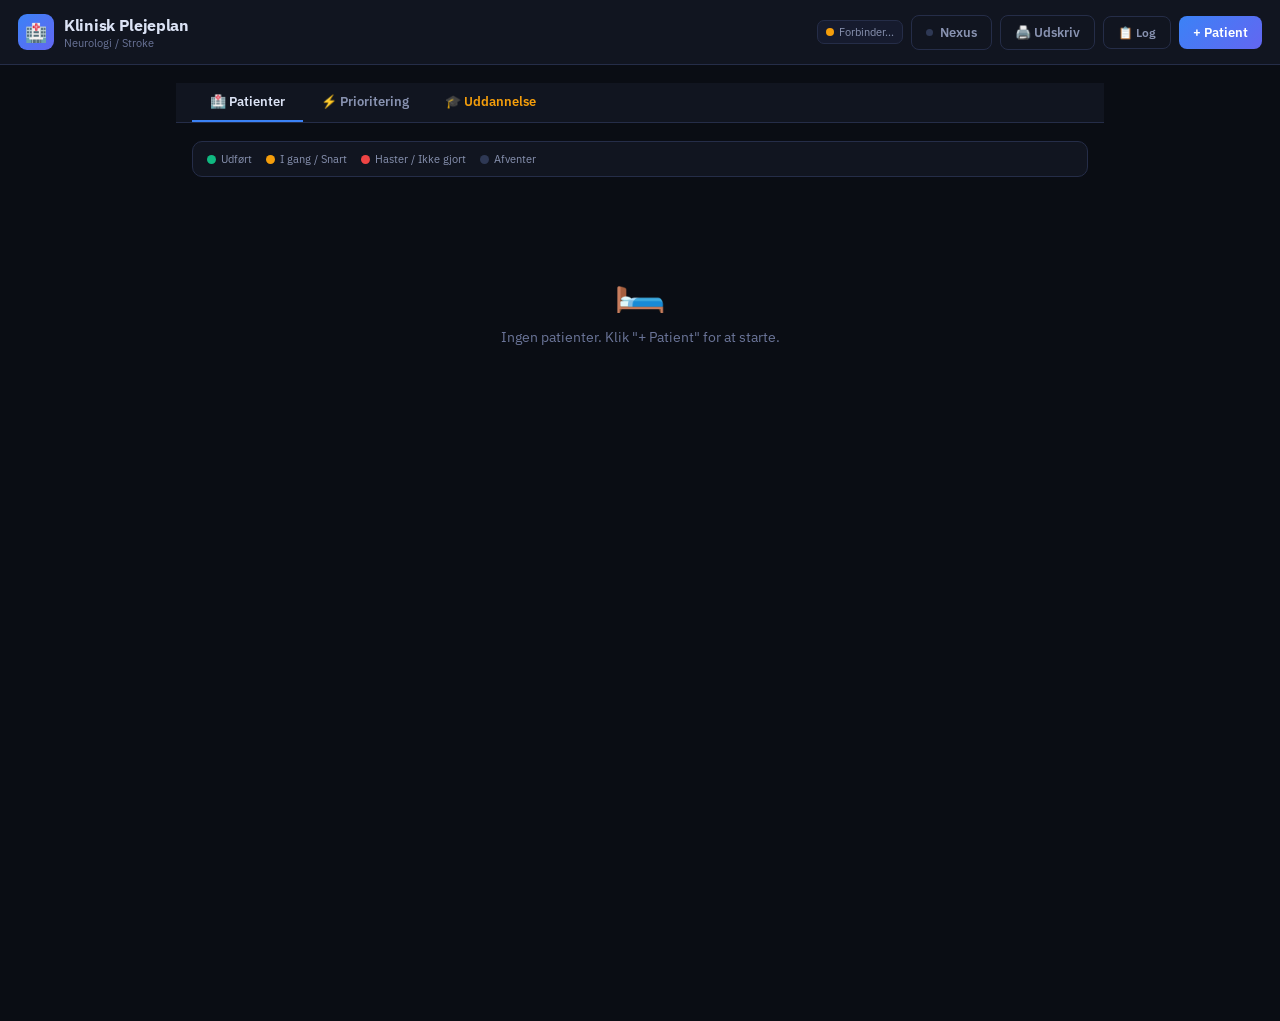
<file: patient-tjekliste-v2.html>
<!DOCTYPE html>
<html lang="da">
<head>
<meta charset="UTF-8">
<meta name="viewport" content="width=device-width, initial-scale=1.0, maximum-scale=1.0">
<title>Klinisk Plejeplan</title>
<link href="https://fonts.googleapis.com/css2?family=IBM+Plex+Sans:wght@300;400;500;600;700&family=IBM+Plex+Mono:wght@400;500&display=swap" rel="stylesheet">
<style>
:root {
  --bg: #0a0d14;
  --s1: #111520;
  --s2: #161b2e;
  --s3: #1c2238;
  --border: #252d48;
  --border2: #2e3854;
  --text: #dce3f5;
  --muted: #6b7599;
  --muted2: #8892b0;
  --green: #10b981;
  --gbg: rgba(16,185,129,.13);
  --gbrd: rgba(16,185,129,.25);
  --yellow: #f59e0b;
  --ybg: rgba(245,158,11,.13);
  --ybrd: rgba(245,158,11,.25);
  --red: #ef4444;
  --rbg: rgba(239,68,68,.13);
  --rbrd: rgba(239,68,68,.25);
  --blue: #3b82f6;
  --bbg: rgba(59,130,246,.13);
  --bbrd: rgba(59,130,246,.25);
  --purple: #a855f7;
  --pbg: rgba(168,85,247,.13);
  --pbrd: rgba(168,85,247,.25);
  --orange: #f97316;
  --obg: rgba(249,115,22,.13);
  --obrd: rgba(249,115,22,.25);
  --teal: #06b6d4;
  --tbg: rgba(6,182,212,.13);
  --tbrd: rgba(6,182,212,.25);
}
*{box-sizing:border-box;margin:0;padding:0;}
body{font-family:'IBM Plex Sans',sans-serif;background:var(--bg);color:var(--text);min-height:100vh;padding-bottom:80px;}

/* ── HEADER ── */
header{
  background:var(--s1);border-bottom:1px solid var(--border);
  padding:14px 18px;position:sticky;top:0;z-index:200;
  display:flex;align-items:center;justify-content:space-between;gap:10px;
}
.hd-brand{display:flex;align-items:center;gap:10px;}
.hd-icon{width:36px;height:36px;border-radius:9px;background:linear-gradient(135deg,#3b82f6,#6366f1);
  display:flex;align-items:center;justify-content:center;font-size:18px;flex-shrink:0;}
.hd-title{font-size:16px;font-weight:700;letter-spacing:-.3px;}
.hd-sub{font-size:11px;color:var(--muted);margin-top:1px;}
.hd-date{font-size:12px;color:var(--muted);font-family:'IBM Plex Mono',monospace;}

/* ── BUTTONS ── */
.btn{display:inline-flex;align-items:center;gap:5px;padding:8px 14px;border-radius:8px;
  font-size:13px;font-weight:600;cursor:pointer;border:none;font-family:inherit;transition:all .15s;}
.btn-primary{background:linear-gradient(135deg,#3b82f6,#6366f1);color:#fff;}
.btn-primary:hover{opacity:.9;}
.btn-ghost{background:transparent;color:var(--muted2);border:1px solid var(--border);}
.btn-ghost:hover{background:var(--s2);color:var(--text);}
.btn-sm{padding:5px 10px;font-size:12px;}
.btn-danger{background:var(--rbg);color:var(--red);border:1px solid var(--rbrd);}
.btn-danger:hover{background:rgba(239,68,68,.22);}

/* ── MAIN ── */
main{padding:18px 16px;max-width:960px;margin:0 auto;}

/* ── SUMMARY BAR ── */
.summary-row{display:flex;gap:8px;flex-wrap:wrap;margin-bottom:18px;}
.sum-chip{display:flex;align-items:center;gap:6px;padding:6px 12px;border-radius:8px;font-size:13px;font-weight:600;}
.sum-green{background:var(--gbg);color:var(--green);}
.sum-yellow{background:var(--ybg);color:var(--yellow);}
.sum-red{background:var(--rbg);color:var(--red);}
.sum-blue{background:var(--bbg);color:var(--blue);}

/* ── LEGEND ── */
.legend{display:flex;gap:14px;flex-wrap:wrap;padding:10px 14px;background:var(--s1);
  border:1px solid var(--border);border-radius:10px;margin-bottom:18px;}
.leg{display:flex;align-items:center;gap:5px;font-size:11px;color:var(--muted2);}
.ldot{width:9px;height:9px;border-radius:50%;flex-shrink:0;}

/* ── PATIENT CARD ── */
.pt-grid{display:flex;flex-direction:column;gap:14px;}
.pt-card{background:var(--s1);border:1px solid var(--border);border-radius:14px;overflow:hidden;transition:border-color .2s;}
.pt-card:hover{border-color:var(--border2);}

.pt-header{display:flex;align-items:center;justify-content:space-between;
  padding:14px 16px;cursor:pointer;user-select:none;gap:12px;}
.pt-left{display:flex;align-items:center;gap:12px;min-width:0;flex:1;}
.pt-avatar{width:40px;height:40px;border-radius:10px;
  background:linear-gradient(135deg,#3b82f6 0%,#6366f1 100%);
  display:flex;align-items:center;justify-content:center;
  font-size:14px;font-weight:700;color:#fff;flex-shrink:0;letter-spacing:-.5px;}
.pt-name{font-weight:600;font-size:15px;}
.pt-meta{font-size:11px;color:var(--muted);margin-top:2px;}

.pt-right{display:flex;align-items:center;gap:10px;}
.pt-prog{display:flex;gap:3px;align-items:center;}
.ppill{height:5px;width:14px;border-radius:3px;background:var(--border);}
.ppill.done{background:var(--green);}
.ppill.soon{background:var(--yellow);}
.ppill.over{background:var(--red);}
.pt-counter{font-size:12px;color:var(--muted);font-family:'IBM Plex Mono',monospace;}

.chevron{width:18px;height:18px;color:var(--muted);transition:transform .2s;flex-shrink:0;}
.pt-card.open .chevron{transform:rotate(180deg);}
.pt-body{display:none;padding:0 16px 18px;}
.pt-card.open .pt-body{display:block;}

/* ── SECTIONS ── */
.sec{margin-bottom:14px;}
.sec-header{
  display:flex;align-items:center;gap:8px;
  padding:8px 12px;border-radius:9px;cursor:pointer;user-select:none;
  background:var(--s2);border:1px solid var(--border);margin-bottom:6px;
  transition:border-color .15s;
}
.sec-header:hover{border-color:var(--border2);}
.sec-icon{font-size:16px;flex-shrink:0;}
.sec-title{font-size:13px;font-weight:600;flex:1;}
.sec-badge{font-size:11px;font-weight:600;padding:2px 7px;border-radius:5px;}
.sec-body{display:none;padding-top:4px;}
.sec.open .sec-body{display:block;}
.sec-chev{width:15px;height:15px;color:var(--muted);transition:transform .2s;flex-shrink:0;}
.sec.open .sec-chev{transform:rotate(180deg);}

/* ── TASK ROWS ── */
.task-row{
  display:flex;align-items:center;gap:8px;
  padding:9px 11px;border-radius:8px;
  background:var(--s3);border:1px solid var(--border);
  margin-bottom:5px;transition:border-color .15s;flex-wrap:wrap;
}
.task-row:hover{border-color:var(--border2);}

.tcheck{width:19px;height:19px;border-radius:5px;border:2px solid var(--border2);
  cursor:pointer;position:relative;transition:all .15s;flex-shrink:0;background:transparent;}
.tcheck.done{background:var(--green);border-color:var(--green);}
.tcheck.done::after{content:'';position:absolute;left:3px;top:0px;
.tcheck.notdone{background:var(--red);border-color:var(--red);}
.tcheck.notdone::after{content:'✗';position:absolute;left:2px;top:-1px;color:#fff;font-size:13px;font-weight:700;}
  width:7px;height:11px;border:2px solid #fff;border-top:none;border-left:none;transform:rotate(45deg);}

.tlabel{flex:1;font-size:13px;min-width:120px;}
.tlabel.done{color:var(--muted);text-decoration:line-through;}

/* status badge clickable */
.tstatus{font-size:11px;font-weight:600;padding:3px 8px;border-radius:5px;
  cursor:pointer;white-space:nowrap;flex-shrink:0;transition:opacity .1s;}
.tstatus:hover{opacity:.8;}

/* counter */
.tcounter{display:flex;align-items:center;gap:3px;
  background:var(--s1);border:1px solid var(--border);
  border-radius:6px;padding:2px 5px;font-family:'IBM Plex Mono',monospace;font-size:13px;}
.cbtn{width:19px;height:19px;border:none;background:none;color:var(--muted);
  cursor:pointer;font-size:14px;display:flex;align-items:center;justify-content:center;
  border-radius:4px;transition:all .1s;font-family:inherit;}
.cbtn:hover{background:var(--border);color:var(--text);}

.tremove{width:22px;height:22px;border:none;background:none;color:var(--muted);
  cursor:pointer;border-radius:4px;display:flex;align-items:center;justify-content:center;
  font-size:13px;transition:all .1s;flex-shrink:0;}
.tremove:hover{background:var(--rbg);color:var(--red);}

/* ── TIME SLOTS (medicin / ICH / etc) ── */
.time-slots{display:flex;gap:5px;flex-wrap:wrap;margin-top:4px;margin-bottom:4px;}
.tslot{
  display:flex;align-items:center;gap:5px;
  background:var(--s1);border:1px solid var(--border);
  border-radius:7px;padding:5px 9px;cursor:pointer;
  font-family:'IBM Plex Mono',monospace;font-size:12px;font-weight:500;
  transition:all .15s;user-select:none;
}
.tslot:hover{border-color:var(--blue);}
.tslot.given{background:var(--gbg);border-color:var(--gbrd);color:var(--green);}
.tslot.given .ts-time{color:var(--green);}
.tslot.upcoming{background:var(--ybg);border-color:var(--ybrd);}
.tslot.upcoming .ts-time{color:var(--yellow);}
.tslot.overdue{background:var(--rbg);border-color:var(--rbrd);}
.tslot.overdue .ts-time{color:var(--red);}
.ts-dot{width:7px;height:7px;border-radius:50%;background:var(--border);flex-shrink:0;}
.tslot.given .ts-dot{background:var(--green);}
.tslot.upcoming .ts-dot{background:var(--yellow);}
.tslot.overdue .ts-dot{background:var(--red);}

/* ── SPECIAL ROWS ── */
/* Kost */
.kost-row{display:flex;gap:6px;flex-wrap:wrap;margin-bottom:5px;}
.kost-btn{padding:6px 12px;border-radius:7px;font-size:12px;font-weight:600;
  cursor:pointer;border:1px solid var(--border);background:var(--s1);color:var(--muted2);
  font-family:inherit;transition:all .15s;}
.kost-btn:hover{border-color:var(--blue);color:var(--text);}
.kost-btn.active{background:var(--bbg);border-color:var(--bbrd);color:var(--blue);}

/* Sonde */
.sonde-info{display:flex;gap:8px;flex-wrap:wrap;align-items:center;}
.sonde-field{display:flex;flex-direction:column;gap:3px;}
.sfield-label{font-size:10px;color:var(--muted);text-transform:uppercase;letter-spacing:.5px;}
.sfield-val{background:var(--s1);border:1px solid var(--border);border-radius:6px;
  padding:5px 9px;font-family:'IBM Plex Mono',monospace;font-size:12px;color:var(--text);
  width:80px;outline:none;transition:border-color .15s;}
.sfield-val:focus{border-color:var(--blue);}

/* ICH score row */
.ich-row{display:grid;grid-template-columns:repeat(auto-fill,minmax(110px,1fr));gap:6px;margin-top:4px;}
.ich-field{display:flex;flex-direction:column;gap:3px;}
.ich-label{font-size:10px;color:var(--muted);text-transform:uppercase;letter-spacing:.5px;}
.ich-val{background:var(--s1);border:1px solid var(--border);border-radius:6px;
  padding:5px 9px;font-family:'IBM Plex Mono',monospace;font-size:13px;color:var(--text);
  outline:none;transition:border-color .15s;width:100%;}
.ich-val:focus{border-color:var(--teal);}
.ich-total{background:var(--tbg);border:1px solid var(--tbrd);color:var(--teal);font-weight:700;}

/* Trombolyse */
.tromb-row{display:flex;gap:8px;flex-wrap:wrap;align-items:flex-end;margin-top:4px;}
.tromb-field{display:flex;flex-direction:column;gap:3px;}
.tromb-input{background:var(--s1);border:1px solid var(--border);border-radius:6px;
  padding:5px 9px;font-family:'IBM Plex Mono',monospace;font-size:12px;color:var(--text);
  outline:none;transition:border-color .15s;width:100px;}
.tromb-input:focus{border-color:var(--purple);}

/* Add task */
.add-row{display:flex;gap:6px;margin-top:8px;flex-wrap:wrap;}
.ifield{flex:1;min-width:130px;background:var(--s2);border:1px solid var(--border);
  border-radius:7px;padding:7px 11px;color:var(--text);font-family:inherit;
  font-size:13px;outline:none;transition:border-color .15s;}
.ifield:focus{border-color:var(--blue);}
.ifield::placeholder{color:var(--muted);}
select.ifield{cursor:pointer;}

/* Time suggestion popup */
.tsuggest{
  background:var(--s2);border:1px solid var(--border);border-radius:10px;
  padding:12px;margin-top:8px;display:none;
}
.tsuggest.show{display:block;}
.tsug-title{font-size:11px;color:var(--muted);margin-bottom:8px;text-transform:uppercase;letter-spacing:.5px;}
.tsug-chips{display:flex;gap:5px;flex-wrap:wrap;}
.tsug-chip{padding:4px 10px;border-radius:6px;font-size:12px;font-weight:500;
  background:var(--s3);border:1px solid var(--border);color:var(--muted2);cursor:pointer;}
.tsug-chip:hover{border-color:var(--blue);color:var(--text);}
.tsug-chip.sel{background:var(--bbg);border-color:var(--bbrd);color:var(--blue);}

/* divider */
.divider{height:1px;background:var(--border);margin:12px 0;}
.sec-lbl{font-size:10px;font-weight:600;text-transform:uppercase;letter-spacing:.8px;
  color:var(--muted);margin-bottom:6px;margin-top:2px;}

/* modal */
.overlay{display:none;position:fixed;inset:0;background:rgba(0,0,0,.75);z-index:300;
  align-items:flex-end;justify-content:center;}
.overlay.open{display:flex;}
.modal{background:var(--s1);border:1px solid var(--border);border-radius:16px 16px 0 0;
  padding:22px 18px 32px;width:100%;max-width:500px;animation:up .2s ease;}
@keyframes up{from{transform:translateY(40px);opacity:0}to{transform:none;opacity:1}}
.modal-title{font-size:16px;font-weight:700;margin-bottom:16px;}
.mfields{display:flex;flex-direction:column;gap:10px;margin-bottom:14px;}
.flabel{font-size:11px;color:var(--muted);margin-bottom:3px;}
.mactions{display:flex;gap:7px;}

/* scan NIHSS helper */
.nihss-grid{display:grid;grid-template-columns:repeat(2,1fr);gap:5px;margin-top:4px;}
.nihss-item{display:flex;flex-direction:column;gap:2px;}
.nihss-lbl{font-size:10px;color:var(--muted);}
.nihss-sel{background:var(--s1);border:1px solid var(--border);border-radius:6px;
  padding:4px 7px;font-size:12px;color:var(--text);outline:none;font-family:inherit;cursor:pointer;}
.nihss-sel:focus{border-color:var(--blue);}
.nihss-total-box{grid-column:1/-1;display:flex;align-items:center;justify-content:space-between;
  padding:8px 12px;background:var(--pbg);border:1px solid var(--pbrd);border-radius:8px;}
.nihss-total-lbl{font-size:12px;color:var(--purple);}
.nihss-total-val{font-family:'IBM Plex Mono',monospace;font-size:16px;font-weight:700;color:var(--purple);}

/* Skandinavisk stroke */
.sss-grid{display:grid;grid-template-columns:repeat(2,1fr);gap:5px;margin-top:4px;}
.sss-item{display:flex;flex-direction:column;gap:2px;}
.sss-lbl{font-size:10px;color:var(--muted);}
.sss-sel{background:var(--s1);border:1px solid var(--border);border-radius:6px;
  padding:4px 7px;font-size:12px;color:var(--text);outline:none;font-family:inherit;cursor:pointer;}
.sss-sel:focus{border-color:var(--orange);}
.sss-total-box{grid-column:1/-1;display:flex;align-items:center;justify-content:space-between;
  padding:8px 12px;background:var(--obg);border:1px solid var(--obrd);border-radius:8px;}
.sss-total-lbl{font-size:12px;color:var(--orange);}
.sss-total-val{font-family:'IBM Plex Mono',monospace;font-size:16px;font-weight:700;color:var(--orange);}

/* empty */
.empty{text-align:center;padding:48px 20px;color:var(--muted);font-size:14px;}
.empty-ico{font-size:42px;margin-bottom:12px;}

/* status badges */
.st-done  {background:var(--gbg);color:var(--green);}
.st-urgent{background:var(--rbg);color:var(--red);animation:pulse-red 1.4s infinite;}
.st-inprog{background:var(--ybg);color:var(--yellow);}
.st-soon  {background:var(--ybg);color:var(--yellow);}
.st-over  {background:var(--rbg);color:var(--red);}
.st-pend  {background:var(--s1);color:var(--muted);border:1px solid var(--border);}

@keyframes pulse-red{
  0%,100%{box-shadow:0 0 0 0 rgba(239,68,68,.4);}
  50%{box-shadow:0 0 0 5px rgba(239,68,68,0);}
}

/* ── STATUS PICKER POPUP ── */
.status-picker{
  display:none;flex-direction:column;gap:4px;
  background:var(--s2);border:1px solid var(--border2);border-radius:10px;
  padding:8px;z-index:60;min-width:160px;
  box-shadow:0 8px 24px rgba(0,0,0,.5);
  position:relative;
}
.status-picker.open{display:flex;}
.sp-opt{
  display:flex;align-items:center;gap:8px;padding:7px 10px;border-radius:7px;
  cursor:pointer;font-size:12px;font-weight:600;border:none;font-family:inherit;
  text-align:left;transition:opacity .12s;
}
.sp-opt:hover{opacity:.8;}
.sp-done  {background:var(--gbg);color:var(--green);}
.sp-urg   {background:var(--rbg);color:var(--red);}
.sp-inp   {background:var(--ybg);color:var(--yellow);}
.sp-soon  {background:var(--ybg);color:var(--yellow);}
.sp-over  {background:var(--rbg);color:var(--red);}
.sp-pend  {background:var(--s3);color:var(--muted);border:1px solid var(--border);}

/* ── MED SLOT PICKER ── */
.med-slot-picker{
  display:none;flex-direction:column;gap:4px;
  background:var(--s2);border:1px solid var(--border2);border-radius:10px;
  padding:8px 10px;z-index:60;min-width:180px;
  box-shadow:0 8px 24px rgba(0,0,0,.5);
}

/* ── ROOM PICKER ── */
.room-btn{
  display:flex;flex-direction:column;align-items:center;justify-content:center;
  width:62px;padding:7px 4px;border-radius:8px;cursor:pointer;
  background:var(--s2);border:1px solid var(--border);
  font-family:inherit;transition:all .12s;gap:2px;
}
.room-btn:hover{border-color:var(--blue);background:var(--bbg);}
.room-btn.active{background:var(--bbg);border-color:var(--bbrd);box-shadow:0 0 0 2px var(--blue);}
.room-num{font-size:15px;font-weight:700;color:var(--text);font-family:'IBM Plex Mono',monospace;}
.room-seng{font-size:9px;color:var(--muted);text-transform:uppercase;letter-spacing:.4px;}

/* ── MARK ALL BUTTON ── */
.mark-all-btn{
  display:flex;align-items:center;justify-content:center;gap:6px;
  width:100%;margin-top:8px;padding:8px 12px;
  background:var(--gbg);border:1px solid var(--gbrd);border-radius:8px;
  color:var(--green);font-size:12px;font-weight:600;cursor:pointer;
  font-family:inherit;transition:all .15s;
}
.mark-all-btn:hover{background:rgba(16,185,129,.22);}

/* ── TOGGLE SWITCH ── */
.tog-wrap{position:relative;display:inline-flex;align-items:center;cursor:pointer;flex-shrink:0;}
.tog-inp{opacity:0;width:0;height:0;position:absolute;}
.tog-slider{
  width:36px;height:20px;background:var(--border2);border-radius:10px;
  transition:background .2s;position:relative;flex-shrink:0;
}
.tog-slider::after{
  content:'';position:absolute;top:3px;left:3px;
  width:14px;height:14px;background:#fff;border-radius:50%;
  transition:transform .2s;
}
.tog-inp:checked + .tog-slider{background:var(--green);}
.tog-inp:checked + .tog-slider::after{transform:translateX(16px);}
.tog-sm .tog-slider{width:28px;height:16px;}
.tog-sm .tog-slider::after{width:10px;height:10px;}
.tog-sm .tog-inp:checked + .tog-slider::after{transform:translateX(12px);}

/* ── NUDGE POPUP ── */
.nudge-popup{
  display:flex;flex-direction:column;align-items:center;gap:5px;
  background:var(--s2);border:1px solid var(--border2);border-radius:10px;
  padding:8px 10px;z-index:50;min-width:220px;
  box-shadow:0 8px 24px rgba(0,0,0,.4);
}
.nudge-label{font-size:10px;text-transform:uppercase;letter-spacing:.6px;color:var(--muted);font-weight:600;}
.nudge-btns{display:flex;gap:4px;align-items:center;flex-wrap:wrap;justify-content:center;}
.nudge-btn{
  padding:4px 8px;border:1px solid var(--border);border-radius:6px;
  font-size:11px;font-weight:600;cursor:pointer;font-family:'IBM Plex Mono',monospace;
  background:var(--s3);color:var(--text);transition:all .12s;
}
.nudge-back{color:var(--yellow);}
.nudge-back:hover{background:var(--ybg);border-color:var(--ybrd);}
.nudge-fwd{color:var(--blue);}
.nudge-fwd:hover{background:var(--bbg);border-color:var(--bbrd);}
.nudge-now{background:var(--gbg);border-color:var(--gbrd);color:var(--green);font-family:inherit;}
.nudge-now:hover{background:rgba(16,185,129,.22);}
.nudge-del{font-size:10px;color:var(--muted);background:none;border:none;cursor:pointer;
  font-family:inherit;padding:2px 6px;border-radius:5px;transition:all .1s;}
.nudge-del:hover{background:var(--rbg);color:var(--red);}

/* ── SYNC SETTINGS ── */
.sync-panel{display:none;position:fixed;top:60px;right:16px;z-index:600;
  background:var(--s1);border:1px solid var(--border2);border-radius:12px;
  padding:16px 18px;min-width:320px;box-shadow:0 8px 32px rgba(0,0,0,.6);}
.sync-panel.open{display:block;}
.sync-title{font-size:14px;font-weight:700;margin-bottom:4px;}
.sync-sub{font-size:11px;color:var(--muted);margin-bottom:14px;line-height:1.5;}
.sync-step{font-size:11px;color:var(--muted2);padding:4px 0;border-bottom:1px solid var(--border);}
.sync-step:last-of-type{border-bottom:none;}
.sync-step a{color:var(--blue);text-decoration:none;}
.sync-step a:hover{text-decoration:underline;}

/* view tab ── */
.view-tabs {
  display: flex; align-items: center; gap: 0;
  background: var(--s1); border-bottom: 1px solid var(--border);
  padding: 0 16px; flex-shrink: 0;
}
.view-tab {
  padding: 10px 18px; font-size: 13px; font-weight: 600;
  cursor: pointer; border-bottom: 2.5px solid transparent;
  color: var(--muted2); transition: all .15s; white-space: nowrap;
  display: flex; align-items: center; gap: 6px;
}
.view-tab:hover { color: var(--text); }
.view-tab.active { color: var(--text); border-bottom-color: var(--blue); }
.view-tab .vtab-count {
  background: var(--rbg); color: var(--red); border-radius: 10px;
  font-size: 10px; font-weight: 800; padding: 1px 6px; min-width: 16px; text-align: center;
}
.view-tab .vtab-count.yellow { background: var(--ybg); color: var(--yellow); }
.view-tab .vtab-count.green  { background: var(--gbg); color: var(--green); }

/* ── ADD TO PRIORITY BUTTON ── */
.add-prio-btn {
  display: inline-flex; align-items: center; gap: 3px;
  padding: 2px 7px; border-radius: 5px; font-size: 10px; font-weight: 700;
  cursor: pointer; border: 1px solid var(--border); background: var(--s3);
  color: var(--muted); transition: all .12s; flex-shrink: 0; font-family: inherit;
}
.add-prio-btn:hover { background: var(--rbg); border-color: var(--rbrd); color: var(--red); }

/* ── PRIORITY VIEW ── */
#priorityView { display: none; }
#priorityView.active { display: block; }
#patientView.hidden { display: none; }

.prio-view-header {
  display: flex; align-items: center; justify-content: space-between;
  margin-bottom: 16px; flex-wrap: wrap; gap: 8px;
}
.prio-view-title { font-size: 18px; font-weight: 700; }
.prio-group-header {
  display: flex; align-items: center; gap: 8px; padding: 6px 0;
  margin: 12px 0 6px; border-bottom: 2px solid;
}
.prio-group-title { font-size: 13px; font-weight: 800; text-transform: uppercase; letter-spacing: .5px; }
.prio-view-item {
  display: flex; align-items: flex-start; gap: 10px;
  background: var(--s2); border: 1px solid var(--border); border-radius: 10px;
  padding: 10px 12px; margin-bottom: 6px; transition: all .15s;
}
.prio-view-item:hover { border-color: var(--border2); }
.prio-view-item.done-item { opacity: .45; }
.prio-pt-tag {
  font-size: 10px; font-weight: 700; padding: 1px 7px; border-radius: 4px;
  background: var(--bbg); color: var(--blue); border: 1px solid var(--bbrd);
  white-space: nowrap; flex-shrink: 0; margin-top: 1px;
}
.prio-view-lbl { font-size: 13px; font-weight: 600; flex: 1; line-height: 1.4; }
.prio-view-lbl.done { text-decoration: line-through; color: var(--muted); }
.prio-view-src { font-size: 10px; color: var(--muted); margin-top: 2px; }

/* team tab ── */

.team-bar {
  background: var(--s1); border-bottom: 1px solid var(--border);
  padding: 8px 16px; display: flex; align-items: center; gap: 6px; flex-wrap: wrap;
  flex-shrink: 0;
}
.team-tab {
  padding: 5px 14px; border-radius: 20px; font-size: 12px; font-weight: 700;
  cursor: pointer; border: 1.5px solid var(--border2); background: var(--s2);
  color: var(--muted2); transition: all .15s; white-space: nowrap; user-select: none;
}
.team-tab:hover { border-color: var(--blue); color: var(--text); }
.team-tab.active-a { background: rgba(59,130,246,.18); border-color: #3b82f6; color: #3b82f6; }
.team-tab.active-b { background: rgba(168,85,247,.18); border-color: #a855f7; color: #a855f7; }
.team-tab.active-c { background: rgba(249,115,22,.18); border-color: #f97316; color: #f97316; }
.team-tab.active-all { background: var(--s3); border-color: var(--border2); color: var(--text); }
.team-sep { width: 1px; height: 20px; background: var(--border2); flex-shrink: 0; margin: 0 4px; }
.team-badge {
  display: inline-block; font-size: 10px; font-weight: 800; padding: 1px 5px;
  border-radius: 4px; margin-left: 4px;
}
.badge-a { background: rgba(59,130,246,.25); color: #93c5fd; }
.badge-b { background: rgba(168,85,247,.25); color: #d8b4fe; }
.badge-c { background: rgba(249,115,22,.25); color: #fdba74; }
.badge-none { background: var(--s3); color: var(--muted); }

/* ── SELECT ALL BAR ── */
.select-bar {
  display: none; align-items: center; gap: 8px; flex-wrap: wrap;
  padding: 6px 16px; background: var(--s2); border-bottom: 1px solid var(--border);
}
.select-bar.open { display: flex; }
.select-count { font-size: 12px; font-weight: 600; color: var(--muted2); }

/* ── PT NAV ── */
.pt-nav {
  position: sticky; top: 56px; z-index: 90;
  background: var(--s1); border-bottom: 1px solid var(--border);
  padding: 8px 16px; display: flex; align-items: center; gap: 8px;
  overflow-x: auto; flex-shrink: 0;
}
.pt-nav::-webkit-scrollbar { height: 3px; }
.pt-nav-chip {
  display: flex; align-items: center; gap: 6px; flex-shrink: 0;
  padding: 6px 13px; border-radius: 8px; cursor: pointer;
  border: 1px solid var(--border); background: var(--s2);
  font-size: 12px; font-weight: 600; color: var(--muted2);
  transition: all .15s; white-space: nowrap;
}
.pt-nav-chip:hover { border-color: var(--blue); color: var(--text); }
.pt-nav-chip.active {
  background: var(--bbg); border-color: var(--bbrd); color: var(--blue);
}
.pt-nav-chip .nav-dot {
  width: 7px; height: 7px; border-radius: 50%; background: var(--border2); flex-shrink: 0;
}
.pt-nav-chip.active .nav-dot,
.pt-nav-chip .nav-dot.has-urgent { background: var(--red); }
.pt-nav-chip .nav-dot.has-done { background: var(--green); }
.pt-nav-all {
  padding: 6px 11px; border-radius: 8px; cursor: pointer; flex-shrink: 0;
  border: 1px solid var(--border); background: var(--s2);
  font-size: 11px; font-weight: 600; color: var(--muted);
  transition: all .15s; white-space: nowrap;
}
.pt-nav-all:hover { background: var(--s3); color: var(--text); }
.pt-nav-all.active { background: var(--s3); color: var(--text); border-color: var(--border2); }

/* ── DATETIME EDITOR ── */
.dt-editor-popup{
  position:fixed;z-index:800;
  background:var(--s1);border:1px solid var(--border2);border-radius:10px;
  padding:12px 14px;box-shadow:0 8px 28px rgba(0,0,0,.6);
  display:none;flex-direction:column;gap:8px;min-width:220px;
}
.dt-editor-popup.open{display:flex;}
.dt-editor-title{font-size:11px;font-weight:700;text-transform:uppercase;letter-spacing:.5px;color:var(--muted2);}
.dt-editor-input{
  background:var(--s2);border:1px solid var(--border);border-radius:7px;
  padding:6px 10px;color:var(--text);font-family:'IBM Plex Mono',monospace;font-size:13px;
  outline:none;transition:border-color .15s;width:100%;
}
.dt-editor-input:focus{border-color:var(--blue);}
.dt-editor-actions{display:flex;gap:6px;}
.edt-ts{white-space:nowrap;}

/* ── PRIORITY / ANKOMST ── */
.prio-item{display:flex;align-items:flex-start;gap:10px;padding:9px 10px;
  border-radius:9px;border:1px solid var(--border);background:var(--s3);margin-bottom:6px;transition:opacity .2s;}
.prio-item.done-item{opacity:.5;}
.prio-dot{width:12px;height:12px;border-radius:50%;flex-shrink:0;margin-top:3px;}
.prio-red{background:#ef4444;box-shadow:0 0 6px rgba(239,68,68,.5);}
.prio-yellow{background:#f59e0b;box-shadow:0 0 6px rgba(245,158,11,.4);}
.prio-green{background:#10b981;box-shadow:0 0 6px rgba(16,185,129,.4);}
.prio-label{flex:1;font-size:13px;font-weight:600;line-height:1.4;}
.prio-label.done-lbl{text-decoration:line-through;color:var(--muted);}
.prio-meta{font-size:10px;color:var(--muted);font-family:'IBM Plex Mono',monospace;margin-top:3px;}
.prio-note{font-size:11px;color:var(--muted2);margin-top:4px;font-style:italic;}
.prio-actions{display:flex;gap:4px;flex-shrink:0;}
.prio-btn{padding:3px 8px;border-radius:6px;border:1px solid var(--border);background:var(--s2);
  font-size:11px;cursor:pointer;font-family:inherit;color:var(--muted2);transition:all .12s;}
.prio-btn:hover{color:var(--text);border-color:var(--border2);}
.prio-btn.done-btn{background:var(--gbg);border-color:var(--gbrd);color:var(--green);}
.prio-btn.del-btn:hover{background:var(--rbg);color:var(--red);}
.prio-priority-sel{display:flex;gap:4px;margin-top:5px;}
.prio-psel{width:14px;height:14px;border-radius:50%;cursor:pointer;border:2px solid transparent;transition:all .12s;}
.prio-psel:hover,.prio-psel.active{border-color:#fff;}

/* sidebar panel ── */
.app-layout{display:flex;min-height:calc(100vh - 100px);}
.sidebar{width:220px;flex-shrink:0;background:var(--s1);border-right:1px solid var(--border);
  overflow-y:auto;padding:10px 0;position:sticky;top:100px;max-height:calc(100vh - 100px);}
.sidebar-team{padding:6px 12px 2px;font-size:10px;font-weight:700;text-transform:uppercase;
  letter-spacing:.6px;color:var(--muted);display:flex;align-items:center;justify-content:space-between;}
.sidebar-pt{display:flex;align-items:center;gap:7px;padding:7px 10px 7px 14px;cursor:pointer;
  border-left:3px solid transparent;transition:all .12s;font-size:12px;font-weight:500;color:var(--muted2);}
.sidebar-pt:hover{background:var(--s2);color:var(--text);}
.sidebar-pt.active{background:var(--bbg);border-left-color:var(--blue);color:var(--blue);}
.sidebar-pt-name{flex:1;white-space:nowrap;overflow:hidden;text-overflow:ellipsis;font-weight:600;}
.sidebar-pt-room{font-size:10px;color:var(--muted);font-family:'IBM Plex Mono',monospace;display:block;}
.sidebar-edit-btn{opacity:0;font-size:10px;padding:2px 5px;border-radius:4px;border:1px solid var(--border);
  background:var(--s3);cursor:pointer;color:var(--muted);transition:opacity .12s;flex-shrink:0;}
.sidebar-pt:hover .sidebar-edit-btn{opacity:1;}
.main-content{flex:1;min-width:0;padding:18px 16px;}
.pt-edit-inline{background:var(--s2);border:1px solid var(--border2);border-radius:9px;
  padding:10px 12px;margin:2px 8px 6px;display:none;}
.pt-edit-inline.open{display:block;}
.room-conflict{background:var(--ybg);border:1px solid var(--ybrd);border-radius:7px;
  padding:5px 10px;font-size:11px;color:var(--yellow);margin-top:4px;}

::-webkit-scrollbar{width:5px;}
::-webkit-scrollbar-track{background:transparent;}
::-webkit-scrollbar-thumb{background:var(--border2);border-radius:3px;}

/* ── PRINT MODAL ── */
.print-modal-overlay{display:none;position:fixed;inset:0;background:rgba(0,0,0,.8);z-index:400;
  align-items:flex-end;justify-content:center;}
.print-modal-overlay.open{display:flex;}
.print-modal{background:var(--s1);border:1px solid var(--border);border-radius:16px 16px 0 0;
  padding:22px 18px 32px;width:100%;max-width:560px;animation:up .2s ease;max-height:80vh;overflow-y:auto;}
.pm-title{font-size:16px;font-weight:700;margin-bottom:4px;}
.pm-sub{font-size:12px;color:var(--muted);margin-bottom:16px;}
.pm-pt-list{display:flex;flex-direction:column;gap:8px;margin-bottom:16px;}
.pm-pt-row{display:flex;align-items:center;justify-content:space-between;
  padding:10px 13px;background:var(--s2);border:1px solid var(--border);border-radius:9px;}
.pm-pt-name{font-size:14px;font-weight:600;}
.pm-pt-meta{font-size:11px;color:var(--muted);margin-top:2px;}
.pm-check{display:flex;align-items:center;gap:6px;font-size:13px;color:var(--muted2);}
.pm-cb{width:18px;height:18px;cursor:pointer;accent-color:#3b82f6;}

/* ── PRINT PREVIEW PAGE ── */
#printPreview {
  display: none;
  position: fixed; inset: 0; z-index: 500;
  background: #2a2a2a;
  flex-direction: column;
  overflow: hidden;
}
#printPreview.open { display: flex; }

.pp-toolbar {
  background: #1a1a1a;
  border-bottom: 1px solid #444;
  padding: 10px 20px;
  display: flex; align-items: center; gap: 12px; flex-wrap: wrap;
  flex-shrink: 0;
}
.pp-title { font-size: 15px; font-weight: 700; color: #fff; margin-right: 4px; }
.pp-sep { width: 1px; height: 24px; background: #444; flex-shrink: 0; }

.pp-patient-tabs {
  display: flex; gap: 6px; flex-wrap: wrap; flex: 1;
}
.pp-tab {
  padding: 5px 12px; border-radius: 6px; font-size: 12px; font-weight: 600;
  cursor: pointer; border: 1px solid #555; background: #2a2a2a; color: #aaa;
  transition: all .15s; white-space: nowrap;
}
.pp-tab.active { background: #3b82f6; border-color: #3b82f6; color: #fff; }
.pp-tab.inactive { opacity: .5; }
.pp-tab:hover { border-color: #3b82f6; color: #fff; }

.pp-actions { display: flex; gap: 8px; flex-shrink: 0; }
.pp-btn-print {
  padding: 8px 20px; background: #10b981; border: none; border-radius: 8px;
  color: #fff; font-size: 13px; font-weight: 700; cursor: pointer;
  font-family: inherit; transition: opacity .15s;
}
.pp-btn-print:hover { opacity: .9; }
.pp-btn-close {
  padding: 8px 14px; background: transparent; border: 1px solid #555; border-radius: 8px;
  color: #aaa; font-size: 13px; cursor: pointer; font-family: inherit;
}
.pp-btn-close:hover { border-color: #aaa; color: #fff; }

.pp-scroll {
  flex: 1; overflow-y: auto; padding: 32px 20px;
  display: flex; flex-direction: column; align-items: center; gap: 24px;
}

/* A4 page preview card */
.pp-page {
  background: #fff; color: #111;
  width: 210mm; min-height: 297mm;
  padding: 20mm 18mm 20mm;
  box-shadow: 0 8px 32px rgba(0,0,0,.5);
  border-radius: 2px;
  position: relative;
  font-family: 'IBM Plex Sans', sans-serif;
  font-size: 12px;
}
.pp-page-label {
  position: absolute; top: -24px; left: 0;
  font-size: 11px; color: #aaa; font-weight: 600;
}

/* Page internals */
.pp-hdr {
  display: flex; align-items: flex-start; justify-content: space-between;
  border-bottom: 2.5px solid #111; padding-bottom: 8px; margin-bottom: 14px;
}
.pp-pt-name { font-size: 20px; font-weight: 700; letter-spacing: -.3px; }
.pp-pt-room { font-size: 13px; color: #444; margin-top: 2px; }
.pp-pt-diag { font-size: 11px; color: #666; margin-top: 2px; font-style: italic; }
.pp-hdr-right { text-align: right; font-size: 10px; color: #666; font-family: 'IBM Plex Mono', monospace; line-height: 1.5; }

.pp-sec { margin-bottom: 14px; }
.pp-sec-title {
  font-size: 10px; font-weight: 700; text-transform: uppercase;
  letter-spacing: .8px; color: #222; border-bottom: 1.5px solid #ccc;
  padding-bottom: 3px; margin-bottom: 7px;
}
.pp-task {
  display: flex; align-items: flex-start; gap: 8px;
  padding: 4px 0; border-bottom: 1px dotted #e8e8e8; font-size: 11.5px;
}
.pp-box {
  width: 13px; height: 13px; border: 1.5px solid #555;
  border-radius: 3px; flex-shrink: 0; margin-top: 1px;
  display: flex; align-items: center; justify-content: center;
}
.pp-box.done { background: #111; border-color: #111; }
.pp-box.done::after { content: '✓'; color: #fff; font-size: 9px; }
.pp-box.inprog { background: #fef3c7; border-color: #f59e0b; }
.pp-box.urgent { background: #fee2e2; border-color: #ef4444; }
.pp-box.notdone { background: #fee2e2; border-color: #ef4444; }
.pp-task-lbl { flex: 1; line-height: 1.4; }
.pp-task-lbl .done-lbl { text-decoration: line-through; color: #999; }
.pp-task-lbl .urgent-lbl { color: #dc2626; font-weight: 700; }
.pp-task-lbl .inprog-lbl { color: #d97706; }
.pp-task-times { font-family: 'IBM Plex Mono', monospace; font-size: 9.5px; color: #777; white-space: nowrap; }
.pp-task-status { font-size: 9px; font-weight: 700; padding: 1px 5px; border-radius: 3px; white-space: nowrap; flex-shrink: 0; }
.pp-st-done   { background: #dcfce7; color: #166534; }
.pp-st-inp    { background: #fef9c3; color: #713f12; }
.pp-st-urg    { background: #fee2e2; color: #991b1b; }
.pp-st-pend   { background: #f3f4f6; color: #6b7280; border: 1px solid #e5e7eb; }

/* Med table */
.pp-med-tbl { width: 100%; border-collapse: collapse; font-size: 10.5px; margin-top: 4px; }
.pp-med-tbl th { background: #f1f5f9; font-weight: 700; padding: 3px 7px; border: 1px solid #d1d5db; text-align: left; font-size: 10px; }
.pp-med-tbl td { padding: 4px 7px; border: 1px solid #e5e7eb; vertical-align: middle; }
.pp-med-slot { display: inline-block; width: 14px; height: 14px; border: 1.5px solid #555; border-radius: 2px; margin: 1px; vertical-align: middle; }
.pp-med-slot.given { background: #16a34a; border-color: #16a34a; }
.pp-med-slot.notgiven { background: #dc2626; border-color: #dc2626; }
.pp-med-slot.delayed { background: #f59e0b; border-color: #f59e0b; }
.pp-med-sep { text-decoration: line-through; color: #999; font-size: 9px; }

/* SSS table */
.pp-sss-tbl { width: 100%; border-collapse: collapse; font-size: 10.5px; margin-top: 4px; }
.pp-sss-tbl th { background: #fff7ed; font-weight: 700; padding: 3px 7px; border: 1px solid #fed7aa; font-size: 10px; }
.pp-sss-tbl td { padding: 3px 7px; border: 1px solid #e5e7eb; }
.pp-sss-total { background: #fff7ed; font-weight: 700; }

/* ICH grid */
.pp-ich-grid { display: flex; flex-wrap: wrap; gap: 3px; margin-top: 4px; }
.pp-ich-slot {
  border: 1.5px solid #555; border-radius: 4px; padding: 3px 6px;
  font-size: 9.5px; font-family: 'IBM Plex Mono', monospace;
  display: flex; align-items: center; gap: 3px;
}
.pp-ich-tick { width: 9px; height: 9px; border: 1px solid #777; border-radius: 2px; flex-shrink: 0; }
.pp-ich-tick.done { background: #111; border-color: #111; }

/* Kost badge */
.pp-kost-badge { display: inline-block; border: 2px solid #111; border-radius: 4px; padding: 2px 9px; font-size: 11px; font-weight: 700; margin-bottom: 6px; }

/* Trombolyse */
.pp-tromb-fields { display: flex; gap: 16px; flex-wrap: wrap; margin: 6px 0; }
.pp-tromb-f { display: flex; flex-direction: column; gap: 2px; }
.pp-tromb-lbl { font-size: 8px; text-transform: uppercase; color: #888; letter-spacing: .5px; }
.pp-tromb-val { font-size: 11px; font-weight: 700; border-bottom: 1px solid #ccc; min-width: 70px; padding-bottom: 2px; }

/* Signature footer */
.pp-footer {
  position: absolute; bottom: 14mm; left: 18mm; right: 18mm;
  display: flex; gap: 16px; border-top: 1px solid #bbb; padding-top: 6px;
}
.pp-sig { flex: 1; }
.pp-sig-lbl { font-size: 8px; color: #999; text-transform: uppercase; letter-spacing: .4px; }
.pp-sig-line { border-bottom: 1px solid #ccc; height: 16px; margin-top: 3px; }

/* Section filter bar */
.pp-filter-bar {
  display: flex; gap: 6px; flex-wrap: wrap; padding: 8px 20px 0;
  flex-shrink: 0;
}
.pp-filter-chip {
  padding: 3px 10px; border-radius: 5px; font-size: 11px; font-weight: 600;
  cursor: pointer; border: 1px solid #555; background: #2a2a2a; color: #aaa;
  transition: all .12s;
}
.pp-filter-chip.on { background: #374151; border-color: #6b7280; color: #e5e7eb; }
.pp-filter-chip:hover { border-color: #3b82f6; color: #fff; }

/* Print media */
@media print {
  * { -webkit-print-color-adjust: exact !important; print-color-adjust: exact !important; }
  body > * { display: none !important; }
  #printPreview { display: block !important; position: static !important; background: transparent !important; overflow: visible !important; }
  .pp-toolbar, .pp-filter-bar { display: none !important; }
  .pp-scroll { padding: 0 !important; overflow: visible !important; display: block !important; }
  .pp-page { box-shadow: none !important; page-break-after: always; margin: 0 auto 0; border-radius: 0; }
  .pp-page:last-child { page-break-after: auto; }
  .pp-page-label { display: none !important; }
}

#printArea { display: none; }

/* ── NEXUS PANEL ── */
.nx-section{
  background:var(--s2);border:1px solid var(--border);border-radius:11px;
  padding:12px 14px;margin-bottom:10px;
}
.nx-section-title{font-size:12px;font-weight:700;text-transform:uppercase;
  letter-spacing:.6px;color:var(--muted2);margin-bottom:10px;}
.nx-badge{display:inline-flex;align-items:center;gap:5px;padding:3px 9px;
  border-radius:6px;font-size:11px;font-weight:700;}
.nx-off{background:var(--s2);color:var(--muted);border:1px solid var(--border);}
.nx-on{background:var(--gbg);color:var(--green);border:1px solid var(--gbrd);}
.nx-err{background:var(--rbg);color:var(--red);border:1px solid var(--rbrd);}
.nx-sync-row{display:flex;align-items:center;justify-content:space-between;
  padding:7px 10px;background:var(--s3);border:1px solid var(--border);border-radius:7px;}
.nx-sync-label{font-size:12px;flex:1;}
.nx-sync-status{font-size:11px;font-weight:600;padding:2px 7px;border-radius:5px;}
.nx-pending{background:var(--ybg);color:var(--yellow);}
.nx-sent{background:var(--gbg);color:var(--green);}
.nx-fail{background:var(--rbg);color:var(--red);}
</style>
</head>
<body>

<header>
  <div class="hd-brand">
    <div class="hd-icon">🏥</div>
    <div>
      <div class="hd-title">Klinisk Plejeplan</div>
      <div class="hd-sub">Neurologi / Stroke</div>
    </div>
  </div>
  <div style="display:flex;align-items:center;gap:8px;">
    <div class="hd-date" id="hdDate"></div>
    <!-- Sync status -->
    <div style="display:flex;align-items:center;gap:5px;cursor:pointer;padding:4px 8px;border-radius:7px;border:1px solid var(--border);background:var(--s2)"
      onclick="openSyncSettings()" title="Synkroniseringsindstillinger">
      <span id="syncDot" style="width:8px;height:8px;border-radius:50%;background:var(--yellow);display:inline-block;flex-shrink:0;transition:background .3s"></span>
      <span id="syncStatusTxt" style="font-size:11px;color:var(--muted2)">Forbinder...</span>
    </div>
    <button id="syncRetryBtn" onclick="retrySync()" title="Prøv at forbinde igen"
      style="display:none;font-size:11px;padding:4px 8px;border-radius:7px;border:1px solid var(--border);background:var(--s2);color:var(--muted2);cursor:pointer;font-family:inherit">
      ↺ Prøv igen
    </button>
    <button class="btn btn-ghost" id="nexusBtn" onclick="openNexusPanel()" title="Nexus EPJ Integration">
      <span id="nexusDot" style="width:7px;height:7px;border-radius:50%;background:var(--border2);display:inline-block;margin-right:2px"></span>
      Nexus
    </button>
    <button class="btn btn-ghost" onclick="openPrintModal()">🖨️ Udskriv</button>
    <button class="btn btn-ghost" onclick="openLogView()" title="Aktivitetslog og backups" style="font-size:12px">📋 Log</button>
    <button class="btn btn-primary" onclick="openModal()">+ Patient</button>
  </div>
</header>

<main>
  <!-- Top view tabs: Patienter / Prioritering / Sandbox -->
  <div class="view-tabs">
    <div class="view-tab active" id="vtabPatienter" onclick="switchView('patienter')">
      🏥 Patienter
    </div>
    <div class="view-tab" id="vtabPrioritering" onclick="switchView('prioritering')">
      ⚡ Prioritering <span class="vtab-count" id="vtabPrioCount" style="display:none">0</span>
    </div>
    <div class="view-tab" id="vtabSandbox" onclick="switchView('sandbox')" style="color:var(--yellow)">
      🎓 Uddannelse
    </div>
  </div>

  <!-- Team tabs -->
  <div class="team-bar" id="teamBar" style="display:none">
    <div class="team-tab active-all" id="teamAll" onclick="toggleTeamFilter('all')">📋 Alle teams</div>
    <div class="team-tab" id="teamTabA" onclick="toggleTeamFilter('A')">Team A</div>
    <div class="team-tab" id="teamTabB" onclick="toggleTeamFilter('B')">Team B</div>
    <div class="team-tab" id="teamTabC" onclick="toggleTeamFilter('C')">Team C</div>
    <div class="team-sep"></div>
    <button class="btn btn-ghost btn-sm" onclick="toggleSelectBar()" style="font-size:11px">☑ Vælg</button>
  </div>

  <!-- Select/delete bar -->
  <div class="select-bar" id="selectBar">
    <span class="select-count" id="selectCount">0 valgt</span>
    <button class="btn btn-ghost btn-sm" style="font-size:11px" onclick="selectAllVisible()">Vælg alle</button>
    <button class="btn btn-ghost btn-sm" style="font-size:11px" onclick="selectNone()">Fravælg alle</button>
    <button class="btn btn-sm" style="background:var(--rbg);color:var(--red);border:1px solid var(--rbrd);font-size:11px"
      onclick="deleteSelected()">🗑 Slet valgte</button>
    <button class="btn btn-ghost btn-sm" style="font-size:11px" onclick="toggleSelectBar()">✕</button>
  </div>

  <!-- Patient navigation bar -->
  <div class="pt-nav" id="ptNav" style="display:none">
    <div class="pt-nav-all active" id="navAll" onclick="setActivePatient(null)">📋 Alle</div>
    <div id="navChips" style="display:flex;gap:6px;flex-shrink:0"></div>
  </div>

  <div class="app-layout">
    <!-- Left sidebar: patient list -->
    <div class="sidebar" id="sidebar" style="display:none">
      <div id="sidebarContent"></div>
    </div>

    <!-- Main content -->
    <div class="main-content">
      <!-- PATIENT VIEW -->
      <div id="patientView" style="max-width:960px;margin:0 auto">
        <div class="legend">
          <div class="leg"><div class="ldot" style="background:var(--green)"></div>Udført</div>
          <div class="leg"><div class="ldot" style="background:var(--yellow)"></div>I gang / Snart</div>
          <div class="leg"><div class="ldot" style="background:var(--red)"></div>Haster / Ikke gjort</div>
          <div class="leg"><div class="ldot" style="background:var(--border2)"></div>Afventer</div>
        </div>
        <div class="summary-row" id="sumRow"></div>
        <div class="pt-grid" id="ptList">
          <div class="empty" id="emptyEl">
            <div class="empty-ico">🛏️</div>
            Ingen patienter. Klik "+ Patient" for at starte.
          </div>
        </div>
      </div>

      <!-- PRIORITY VIEW -->
      <div id="priorityView" style="max-width:960px;margin:0 auto">
        <div class="prio-view-header">
          <div>
            <div class="prio-view-title">⚡ Prioriteringsliste</div>
            <div style="font-size:12px;color:var(--muted);margin-top:3px">Samlet overblik på tværs af patienter</div>
          </div>
          <div style="display:flex;gap:8px;flex-wrap:wrap;align-items:center">
            <button class="btn btn-ghost btn-sm" onclick="clearDonePriorities()">🗑 Ryd afsluttede</button>
          </div>
        </div>
        <!-- Team filter for priority view -->
        <div style="display:flex;gap:6px;flex-wrap:wrap;margin-bottom:16px;align-items:center">
          <span style="font-size:11px;color:var(--muted);font-weight:600">Vis:</span>
          <div class="team-tab active-all" id="prioTeamAll" onclick="setPrioTeamFilter('all')">📋 Alle teams</div>
          <div class="team-tab" id="prioTeamA" onclick="setPrioTeamFilter('A')">Team A</div>
          <div class="team-tab" id="prioTeamB" onclick="setPrioTeamFilter('B')">Team B</div>
          <div class="team-tab" id="prioTeamC" onclick="setPrioTeamFilter('C')">Team C</div>
          <div class="team-sep"></div>
          <label style="display:flex;align-items:center;gap:5px;font-size:11px;color:var(--muted2);cursor:pointer">
            <input type="checkbox" id="prioGroupByTeam" onchange="renderPriorityView()" style="accent-color:var(--blue)"/>
            Gruppér efter team
          </label>
        </div>
        <div id="prioViewContent"></div>
      </div>

      <!-- SANDBOX / UDDANNELSE VIEW -->
      <div id="sandboxView" style="max-width:960px;margin:0 auto;display:none">
        <!-- Gul advarselsbanner -->
        <div style="background:#854d0e22;border:2px solid #ca8a04;border-radius:12px;padding:12px 16px;margin-bottom:18px;display:flex;align-items:center;gap:12px">
          <span style="font-size:24px">🎓</span>
          <div style="flex:1">
            <div style="font-size:14px;font-weight:800;color:#ca8a04">UDDANNELSESOMRÅDE — Påvirker ikke rigtige patientdata</div>
            <div style="font-size:12px;color:var(--muted);margin-top:2px">Al data her gemmes kun lokalt i denne browser og synkroniseres aldrig til Firebase. Øv dig frit.</div>
          </div>
          <button class="btn btn-sm" onclick="resetSandbox()" style="background:#854d0e33;color:#ca8a04;border:1px solid #ca8a04;font-size:11px;white-space:nowrap">↺ Nulstil demo</button>
        </div>

        <!-- Sandbox indhold — egne team-tabs og patientliste -->
        <div style="display:flex;gap:8px;align-items:center;flex-wrap:wrap;margin-bottom:12px">
          <div class="team-tab active-all" id="sbTeamAll" onclick="setSbTeam('all')">📋 Alle</div>
          <div class="team-tab" id="sbTeamA" onclick="setSbTeam('A')">Team A</div>
          <div class="team-tab" id="sbTeamB" onclick="setSbTeam('B')">Team B</div>
          <div class="team-tab" id="sbTeamC" onclick="setSbTeam('C')">Team C</div>
          <div class="team-sep"></div>
          <button class="btn btn-primary btn-sm" onclick="openSbModal()">+ Øvelses-patient</button>
        </div>

        <div id="sbPatientList"></div>
      </div>

    </div>
  </div>
</main>

<!-- ── SYNC SETTINGS PANEL ── -->
<div class="sync-panel" id="syncSettingsPanel">
  <div style="display:flex;align-items:center;justify-content:space-between;margin-bottom:12px">
    <div class="sync-title">🔄 Synkronisering</div>
    <button class="btn btn-ghost btn-sm" onclick="openSyncSettings()">✕</button>
  </div>

  <!-- Mode selector -->
  <div style="display:flex;gap:6px;margin-bottom:14px">
    <button id="syncModeFirebase" onclick="setSyncMode('firebase')"
      style="flex:1;padding:8px;border-radius:8px;border:2px solid #f97316;background:#f9731622;color:#f97316;font-size:12px;font-weight:700;cursor:pointer;font-family:inherit">
      🔥 Firebase
    </button>
    <button id="syncModeSheets" onclick="setSyncMode('sheets')"
      style="flex:1;padding:8px;border-radius:8px;border:2px solid var(--border);background:var(--s2);color:var(--muted2);font-size:12px;font-weight:700;cursor:pointer;font-family:inherit">
      🪟 OneDrive
    </button>
  </div>

  <!-- Firebase panel -->
  <div id="syncPanelFirebase">
    <div style="background:var(--s2);border-radius:8px;padding:9px 12px;margin-bottom:10px;font-size:11px;color:var(--muted2);line-height:1.6">
      Kræver at Firebase er tilgængeligt på netværket.<br>
      Hvis det fejler med "Failed to fetch" — brug Google Sheets i stedet.
    </div>
    <div style="display:flex;flex-direction:column;gap:7px;margin-bottom:10px">
      <div>
        <div class="flabel" style="font-size:10px;margin-bottom:3px">API Key</div>
        <input class="ifield" id="syncFbApiKey" placeholder="AIzaSy..." style="width:100%;font-family:'IBM Plex Mono',monospace;font-size:11px"/>
      </div>
      <div>
        <div class="flabel" style="font-size:10px;margin-bottom:3px">Database URL</div>
        <input class="ifield" id="syncFbDbURL" placeholder="https://PROJEKT-default-rtdb.europe-west1.firebasedatabase.app" style="width:100%;font-family:'IBM Plex Mono',monospace;font-size:11px"/>
      </div>
      <div>
        <div class="flabel" style="font-size:10px;margin-bottom:3px">Project ID</div>
        <input class="ifield" id="syncFbProjId" placeholder="mit-projekt-12345" style="width:100%;font-family:'IBM Plex Mono',monospace;font-size:11px"/>
      </div>
    </div>
    <div id="syncTestMsg" style="font-size:11px;min-height:16px;margin-bottom:8px"></div>
    <div style="display:flex;gap:6px">
      <button class="btn btn-primary btn-sm" style="flex:1;padding:9px;background:#f97316;border-color:#f97316" onclick="saveSyncSettings()">🔥 Gem og aktiver</button>
      <button class="btn btn-ghost btn-sm" style="padding:9px" onclick="testSyncConnection()">🔍 Test</button>
    </div>
  </div>

  <!-- OneDrive / Microsoft Graph panel -->
  <div id="syncPanelSheets" style="display:none">
    <div style="background:var(--s2);border-radius:8px;padding:9px 12px;margin-bottom:10px;font-size:11px;color:var(--muted2);line-height:1.7">
      <b style="color:var(--text)">🪟 OneDrive via Microsoft Graph — virker på OUH-netværket:</b><br>
      <span style="color:#0078d4">1.</span> Gå til <a href="https://portal.azure.com" target="_blank" style="color:#0078d4">portal.azure.com</a> → log ind med OUH-konto<br>
      <span style="color:#0078d4">2.</span> Søg på <b>App registrations</b> → New registration<br>
      &nbsp;&nbsp;&nbsp;Navn: <b>Plejeplan</b> · Redirect URI: <b>Single-page app</b> → <code style="background:var(--s3);padding:1px 3px;border-radius:3px">https://localhost</code><br>
      <span style="color:#0078d4">3.</span> Kopiér <b>Application (client) ID</b><br>
      <span style="color:#0078d4">4.</span> Gå til <b>API permissions → Add → Microsoft Graph → Delegated</b><br>
      &nbsp;&nbsp;&nbsp;Tilføj: <b>Files.ReadWrite</b> og <b>User.Read</b><br>
      <span style="color:#0078d4">5.</span> Indsæt Client ID herunder → Log ind → Klar
    </div>
    <div style="margin-bottom:10px">
      <div class="flabel" style="font-size:10px;margin-bottom:3px">Client ID <span style="color:var(--muted)">(Application ID fra Azure)</span></div>
      <input class="ifield" id="syncOdClientId" placeholder="xxxxxxxx-xxxx-xxxx-xxxx-xxxxxxxxxxxx" style="width:100%;font-family:'IBM Plex Mono',monospace;font-size:11px"/>
    </div>
    <div id="syncSheetTestMsg" style="font-size:11px;min-height:16px;margin-bottom:8px"></div>
    <div style="display:flex;gap:6px;margin-bottom:8px">
      <button class="btn btn-primary btn-sm" style="flex:1;padding:9px;background:#0078d4;border-color:#0078d4" onclick="saveOneDriveSettings()">🪟 Gem og log ind</button>
      <button class="btn btn-ghost btn-sm" style="padding:9px" onclick="testOneDriveConnection()">🔍 Test</button>
    </div>
    <div id="syncOdLoginStatus" style="font-size:11px;color:var(--muted)"></div>
  </div>

  <div style="margin-top:10px;padding-top:10px;border-top:1px solid var(--border);font-size:10px;color:var(--muted)">
    💡 Synkroniserer hvert 4. sekund. Del HTML-filen med alle kolleger — alle logger ind med deres OUH-konto.
  </div>
</div>

<!-- ── TIME PICKER POPUP ── -->
<div id="timePickerPopup" class="dt-editor-popup" style="z-index:900;min-width:200px;position:fixed;top:50%;left:50%;transform:translate(-50%,-50%)">
  <div class="dt-editor-title">⏰ Tilføj tidspunkt</div>
  <input type="time" id="timePickerInput" class="dt-editor-input"
    onkeydown="if(event.key==='Enter')confirmTimePicker()"/>
  <div class="dt-editor-actions">
    <button class="btn btn-primary btn-sm" style="flex:1" onclick="confirmTimePicker()">Tilføj</button>
    <button class="btn btn-ghost btn-sm" onclick="closeTimePicker()">Annuller</button>
  </div>
</div>

<!-- ── LOG / BACKUP / ARKIV MODAL ── -->
<div class="overlay" id="logModal" onclick="if(event.target.id==='logModal')closeLogView()">
  <div class="modal" style="max-height:90vh;display:flex;flex-direction:column;border-radius:16px 16px 0 0;max-width:600px">
    <div style="padding:18px 18px 0;flex-shrink:0">
      <div style="display:flex;align-items:center;justify-content:space-between;margin-bottom:12px">
        <div class="modal-title" style="margin:0">📋 Log, Backup & Arkiv</div>
        <button class="btn btn-ghost btn-sm" onclick="closeLogView()">✕</button>
      </div>
      <!-- Tabs -->
      <div style="display:flex;gap:0;border-bottom:1px solid var(--border);margin-bottom:0">
        <button id="logTab1" onclick="showLogTab(1)" style="padding:8px 16px;font-size:12px;font-weight:600;background:none;border:none;border-bottom:2.5px solid var(--blue);color:var(--text);cursor:pointer;font-family:inherit">📜 Aktivitetslog</button>
        <button id="logTab2" onclick="showLogTab(2)" style="padding:8px 16px;font-size:12px;font-weight:600;background:none;border:none;border-bottom:2.5px solid transparent;color:var(--muted2);cursor:pointer;font-family:inherit">💾 Backups</button>
        <button id="logTab3" onclick="showLogTab(3)" style="padding:8px 16px;font-size:12px;font-weight:600;background:none;border:none;border-bottom:2.5px solid transparent;color:var(--muted2);cursor:pointer;font-family:inherit">🗂 Arkiv</button>
      </div>
    </div>

    <!-- Tab 1: Aktivitetslog -->
    <div id="logPanel1" style="flex:1;overflow-y:auto;padding:12px 18px">
      <div id="logContent" style="font-size:12px"></div>
    </div>

    <!-- Tab 2: Backups -->
    <div id="logPanel2" style="flex:1;overflow-y:auto;padding:12px 18px;display:none">
      <div style="font-size:11px;color:var(--muted);margin-bottom:10px">
        Automatisk snapshot hvert 30. minut. Gemmer de seneste 48 snapshots (ca. 24 timer).
      </div>
      <div style="display:flex;gap:8px;margin-bottom:10px">
        <button class="btn btn-primary btn-sm" onclick="saveBackupToFirebase().then(loadBackupList)">💾 Tag snapshot nu</button>
        <button class="btn btn-ghost btn-sm" onclick="loadBackupList()">🔄 Opdatér</button>
      </div>
      <div id="backupContent" style="font-size:12px"></div>
    </div>

    <!-- Tab 3: Arkiv -->
    <div id="logPanel3" style="flex:1;overflow-y:auto;padding:12px 18px;display:none">
      <div style="font-size:11px;color:var(--muted);margin-bottom:10px">
        Slettede patienter gemmes her for altid. Klik ↩ Genopret for at bringe en patient tilbage.
      </div>
      <div id="archiveContent" style="font-size:12px"></div>
    </div>

    <div style="padding:12px 18px;border-top:1px solid var(--border);flex-shrink:0;display:flex;justify-content:space-between;align-items:center">
      <div style="font-size:11px;color:var(--muted)">
        <span id="logActorName" style="cursor:pointer;text-decoration:underline dotted" onclick="changeActorName()">
          👤 Klik for at sætte dit navn
        </span>
      </div>
      <button class="btn btn-ghost btn-sm" onclick="closeLogView()">Luk</button>
    </div>
  </div>
</div>

<!-- ── SANDBOX TILFØJ PATIENT MODAL ── -->
<div class="overlay" id="sbOverlay" onmousedown="if(event.target.id==='sbOverlay')closeSbModal()">
  <div class="modal" style="max-width:440px">
    <div class="modal-title">🎓 Tilføj øvelses-patient</div>
    <div style="background:#854d0e22;border:1px solid #ca8a04;border-radius:8px;padding:8px 12px;margin-bottom:14px;font-size:11px;color:#ca8a04;font-weight:600">
      Denne patient gemmes kun i uddannelsesområdet
    </div>
    <div class="form-group">
      <label class="flabel">Navn</label>
      <input class="ifield" id="sbName" placeholder="f.eks. Demo Patient"/>
    </div>
    <div class="form-group">
      <label class="flabel">Diagnose</label>
      <input class="ifield" id="sbDiag" placeholder="f.eks. Apopleksi"/>
    </div>
    <div class="form-group">
      <label class="flabel">Team</label>
      <div style="display:flex;gap:8px">
        <button class="btn btn-ghost btn-sm sb-team-btn" id="sbBtnA" onclick="setSbModalTeam('A')">Team A</button>
        <button class="btn btn-ghost btn-sm sb-team-btn" id="sbBtnB" onclick="setSbModalTeam('B')">Team B</button>
        <button class="btn btn-ghost btn-sm sb-team-btn" id="sbBtnC" onclick="setSbModalTeam('C')">Team C</button>
      </div>
    </div>
    <div style="display:flex;gap:8px;margin-top:16px">
      <button class="btn btn-primary" style="flex:1" onclick="addSbPatient()">Tilføj øvelses-patient</button>
      <button class="btn btn-ghost" onclick="closeSbModal()">Annuller</button>
    </div>
  </div>
</div>

<!-- ── PRIORITY PICKER POPUP ── -->
<div id="addPrioPopup" style="display:none;position:fixed;z-index:950;background:var(--s1);border:1px solid var(--border2);border-radius:10px;padding:10px 12px;box-shadow:0 8px 24px rgba(0,0,0,.6);min-width:180px">
  <div style="font-size:10px;font-weight:700;text-transform:uppercase;letter-spacing:.5px;color:var(--muted2);margin-bottom:8px">⚡ Tilføj til prioritering</div>
  <div style="display:flex;flex-direction:column;gap:5px">
    <button onclick="confirmAddPrio('red')" style="display:flex;align-items:center;gap:8px;padding:6px 10px;background:var(--rbg);border:1px solid var(--rbrd);border-radius:7px;color:var(--red);font-size:12px;font-weight:700;cursor:pointer;font-family:inherit;width:100%">
      <span style="width:10px;height:10px;border-radius:50%;background:var(--red);flex-shrink:0"></span> 🔴 Haster
    </button>
    <button onclick="confirmAddPrio('yellow')" style="display:flex;align-items:center;gap:8px;padding:6px 10px;background:var(--ybg);border:1px solid var(--ybrd);border-radius:7px;color:var(--yellow);font-size:12px;font-weight:700;cursor:pointer;font-family:inherit;width:100%">
      <span style="width:10px;height:10px;border-radius:50%;background:var(--yellow);flex-shrink:0"></span> 🟡 Vigtigt
    </button>
    <button onclick="confirmAddPrio('green')" style="display:flex;align-items:center;gap:8px;padding:6px 10px;background:var(--gbg);border:1px solid var(--gbrd);border-radius:7px;color:var(--green);font-size:12px;font-weight:700;cursor:pointer;font-family:inherit;width:100%">
      <span style="width:10px;height:10px;border-radius:50%;background:var(--green);flex-shrink:0"></span> 🟢 Rutine
    </button>
  </div>
</div>

<!-- ── DATETIME EDITOR ── -->
<div id="dtEditorPopup" class="dt-editor-popup">
  <div class="dt-editor-title">✎ Rediger tidspunkt</div>
  <input type="datetime-local" id="dtEditorInput" class="dt-editor-input"/>
  <div class="dt-editor-actions">
    <button class="btn btn-primary btn-sm" style="flex:1" onclick="saveDTEditor()">Gem</button>
    <button class="btn btn-ghost btn-sm" onclick="closeDTEditor()">Annuller</button>
    <button class="btn btn-sm" style="background:var(--rbg);color:var(--red);border:1px solid var(--rbrd)" onclick="clearDTEditor()">Ryd</button>
  </div>
</div>

<!-- ── PRINT PREVIEW ── -->
<div id="printPreview">
  <div class="pp-toolbar">
    <span class="pp-title">🖨️ Udskriv forhåndsvisning</span>
    <div class="pp-sep"></div>
    <div class="pp-patient-tabs" id="ppTabs"></div>
    <div class="pp-sep"></div>
    <div class="pp-actions">
      <button class="pp-btn-print" onclick="doPrint()">🖨️ Udskriv</button>
      <button class="pp-btn-close" onclick="closePrintPreview()">✕ Luk</button>
    </div>
  </div>
  <div class="pp-filter-bar" id="ppFilterBar"></div>
  <div class="pp-scroll" id="ppScroll"></div>
</div>

<!-- Add Patient Modal -->
<div class="overlay" id="modalOv" onclick="closeIfOut(event)">
  <div class="modal" style="max-height:90vh;display:flex;flex-direction:column;border-radius:16px 16px 0 0;">
    <div style="overflow-y:auto;flex:1;padding:22px 18px 8px">
      <div class="modal-title">Tilføj Patient / Stue</div>
      <div class="mfields">
      <div><div class="flabel">Patientnavn <span style="color:var(--muted);font-weight:400">(eller vælg stue nedenfor)</span></div>
        <input class="ifield" id="mName" placeholder="F.eks. Per Jensen" style="width:100%"/></div>

      <div>
        <div class="flabel">Stue / Seng</div>
        <div style="display:flex;gap:6px;align-items:flex-start;flex-wrap:wrap">
          <input class="ifield" id="mRoom" placeholder="Vælg eller skriv..." style="flex:1;min-width:150px"/>
          <button class="btn btn-ghost btn-sm" style="white-space:nowrap;margin-top:1px" onclick="toggleRoomPicker()">🛏 Vælg stue</button>
        </div>
        <!-- Room picker grid -->
        <div id="roomPickerPanel" style="display:none;margin-top:8px;background:var(--s3);border:1px solid var(--border);border-radius:10px;padding:10px">
          <div style="font-size:10px;text-transform:uppercase;letter-spacing:.6px;color:var(--muted);margin-bottom:8px;font-weight:700">Vælg stue</div>
          <div id="roomPickerGrid" style="display:flex;flex-wrap:wrap;gap:5px"></div>
        </div>
      </div>

      <div><div class="flabel">Diagnose (valgfri)</div>
        <input class="ifield" id="mDiag" placeholder="F.eks. Iskæmisk apopleksi" style="width:100%"/></div>

      <div>
        <div class="flabel">Team (valgfri)</div>
        <div style="display:flex;gap:6px;margin-top:4px">
          <button class="team-tab" id="mteam-none" onclick="selectModalTeam(null)" style="flex:1">Intet team</button>
          <button class="team-tab active-a" id="mteam-A" onclick="selectModalTeam('A')" style="flex:1">Team A</button>
          <button class="team-tab" id="mteam-B" onclick="selectModalTeam('B')" style="flex:1">Team B</button>
          <button class="team-tab" id="mteam-C" onclick="selectModalTeam('C')" style="flex:1">Team C</button>
        </div>
      </div>
    </div>

    <!-- Section + task selection -->
    <div style="font-size:13px;font-weight:700;margin-bottom:10px;color:var(--text)">Vælg sektioner &amp; opgaver</div>
    <div id="mSecList" style="display:flex;flex-direction:column;gap:8px;margin-bottom:8px"></div>
    </div><!-- end scrollable area -->

    <!-- Sticky action buttons - always visible -->
    <div class="mactions" style="padding:12px 18px 20px;border-top:1px solid var(--border);background:var(--s1);flex-shrink:0">
      <button class="btn btn-primary" style="flex:1;padding:12px" onclick="addPatient()">✓ Tilføj patient</button>
      <button class="btn btn-ghost" style="padding:12px" onclick="closeModal()">Annuller</button>
    </div>
  </div>
</div>

<script>
// ───────────────────────────────────────────────────────────────
//  DATA DEFINITIONS
// ───────────────────────────────────────────────────────────────

const TIME_SUGGESTIONS = {
  1:  ['08:00'],
  2:  ['06:00','18:00'],
  3:  ['06:00','12:00','18:00'],
  4:  ['06:00','10:00','14:00','18:00'],
  5:  ['06:00','09:00','12:00','15:00','18:00'],
  6:  ['06:00','09:00','12:00','15:00','18:00','21:00'],
  7:  ['06:00','09:00','11:00','13:00','15:00','18:00','21:00'],
  8:  ['06:00','09:00','11:00','13:00','15:00','17:00','19:00','21:00'],
  9:  ['06:00','08:00','10:00','12:00','14:00','16:00','18:00','20:00','22:00'],
  10: ['06:00','08:00','10:00','11:00','12:00','14:00','16:00','18:00','20:00','22:00'],
  11: ['06:00','08:00','10:00','11:00','12:00','13:00','14:00','16:00','18:00','20:00','22:00'],
  12: ['06:00','08:00','10:00','11:00','12:00','13:00','14:00','15:00','16:00','18:00','20:00','22:00'],
};

// ── STUE LISTE ──
const ROOMS = [
  { stue:'1',  senge:['1','2'] },
  { stue:'2',  senge:['1'] },
  { stue:'3',  senge:['1'] },
  { stue:'4',  senge:['1','2'] },
  { stue:'5',  senge:['1','2','3'] },
  { stue:'6',  senge:['1','2'] },
  { stue:'8',  senge:['1'] },
  { stue:'9',  senge:['1','2'] },
  { stue:'10', senge:['1','2','3'] },
  { stue:'11', senge:['2','3','4'] },
  { stue:'41', senge:['1','2'] },
  { stue:'42', senge:['1'] },
  { stue:'43', senge:['1'] },
  { stue:'44', senge:['1','2'] },
  { stue:'46', senge:['1','2'] },
  { stue:'47', senge:['1'] },
  { stue:'48', senge:['1'] },
  { stue:'49', senge:['1','2'] },
];

// Medicin slots – 4 standard tidspunkter
const MED_TIMES = ['06:00','12:00','17:00','22:00'];

// ICH score felter
const ICH_FIELDS = [
  {id:'gcs',label:'GCS',max:2,opts:['2 — GCS 13–15','1 — GCS 5–12','0 — GCS 3–4']},
];

// Skandinavisk Stroke Scale
const SSS_ITEMS = [
  {id:'bev',label:'Bevidsthed',opts:['6 Fuldt vågen','4 Somnolent','2 Reagerer','0 Ingen reaktion']},
  {id:'ori',label:'Orientering',opts:['6 Korrekt','4 Delvist','0 Ingen']},
  {id:'tal',label:'Tale',opts:['10 Normal','6 Lettere afasi','3 Svær afasi','0 Ingen tale']},
  {id:'ans',label:'Ansigtsparese',opts:['2 Ingen','1 Let','0 Udtalt']},
  {id:'arm',label:'Arm motorik',opts:['6 Normal','5 Let nedsæt','4 Modstår','2 Løfter ikke','0 Lammelse']},
  {id:'han',label:'Hånd motorik',opts:['6 Normal','4 Let nedsæt','2 Griber','0 Lammelse']},
  {id:'ben',label:'Ben motorik',opts:['6 Normal','5 Let nedsæt','4 Modstår','2 Løfter ikke','0 Lammelse']},
  {id:'ori2',label:'Orientering gang',opts:['12 Normal','9 Hjælpemiddel','6 Støtte','3 Siddende','0 Liggende']},
];

// Default sektioner per patient
function defaultSections() {
  return {
    vaske: {
      title:'Personlig hygiejne', icon:'🚿', color:'blue', open:true, enabled:true,
      tasks:[
        {id:uid(),label:'Vask af hoved',done:false,status:'pending',count:null,times:[],enabled:true},
        {id:uid(),label:'Vask af overkrop',done:false,status:'pending',count:null,times:[],enabled:true},
        {id:uid(),label:'Vask af nedre',done:false,status:'pending',count:null,times:[],enabled:true},
        {id:uid(),label:'Fuld vask',done:false,status:'pending',count:null,times:[],enabled:true},
        {id:uid(),label:'Mundpleje',done:false,status:'pending',count:null,times:[],enabled:true},
        {id:uid(),label:'Positionering / lejeskifte',done:false,status:'pending',count:3,times:['06:00','12:00','18:00'],enabled:true},
        {id:uid(),label:'Tryk-sår inspektion',done:false,status:'pending',count:2,times:['08:00','20:00'],enabled:true},
      ]
    },
    kost: {
      title:'Ernæring', icon:'🍽️', color:'orange', open:false, enabled:true,
      kostType: '',
      sonde: false,
      sondeFreq: '',
      sondeMl: '',
      sondeType: '',
      tasks:[
        {id:uid(),label:'Morgenmad',done:false,status:'pending',time:'07:30',enabled:true},
        {id:uid(),label:'Frokost',done:false,status:'pending',time:'12:00',enabled:true},
        {id:uid(),label:'Aftensmad',done:false,status:'pending',time:'17:30',enabled:true},
        {id:uid(),label:'Mellemmåltid',done:false,status:'pending',time:'10:00',enabled:true},
        {id:uid(),label:'Mellemmåltid aften',done:false,status:'pending',time:'20:00',enabled:true},
        {id:uid(),label:'Drikkeprotokol (ml/dag)',done:false,status:'pending',count:null,times:[],enabled:true},
      ]
    },
    medicin: {
      title:'Medicin', icon:'💊', color:'green', open:false, enabled:true,
      items:[]
    },
    sss: {
      title:'Skandinavisk Stroke Skala (SSS)', icon:'🧠', color:'orange', open:false, enabled:true,
      scores:{bev:6,ori:6,tal:10,ans:2,arm:6,han:6,ben:6,ori2:12},
      history:[], freq:2, times:['08:00','20:00']
    },
    ich: {
      title:'ICH Målinger (BP/GCS)', icon:'🩻', color:'teal', open:false, enabled:true,
      scores:{gcs:2},
      history:[], interval:'60', times:['08:00']
    },
    tromb: {
      title:'Trombolyse / EVT', icon:'🩺', color:'purple', open:false, enabled:true,
      given:false,
      time:'',
      alteplase:'',
      notes:'',
      observations:[]
    },
    ekstra: {
      title:'Øvrige opgaver', icon:'📋', color:'blue', open:false, enabled:true,
      tasks:[]
    },
    bleskift: {
      title:'Bleskift', icon:'🔄', color:'yellow', open:false, enabled:true,
      entries:[] // [{time, done, doneAt, type:'ble'|'tørre', note}]
    },
    sik: {
      title:'SIK — Subkutan Infusion / Kateter', icon:'💉', color:'teal', open:false, enabled:true,
      entries:[] // [{site, insertedAt, changedAt, note, done}]
    },
    td: {
      title:'Time Diurese (TD)', icon:'🧪', color:'blue', open:false, enabled:true,
      interval: '60', // minutter
      entries:[] // [{time, ml, done, recordedAt}]
    },
    plejeplan: {
      title:'Plejeforløbsplan', icon:'📝', color:'purple', open:false, enabled:true,
      tasks:[
        {id:uid(),label:'Indlæggelsessamtale gennemført',done:false,status:'pending',count:null,times:[],enabled:true},
        {id:uid(),label:'Plejebehov vurderet (ADL)',done:false,status:'pending',count:null,times:[],enabled:true},
        {id:uid(),label:'Ernæringsscreening (NRS 2002)',done:false,status:'pending',count:null,times:[],enabled:true},
        {id:uid(),label:'Tryksårsvurdering (Braden)',done:false,status:'pending',count:null,times:[],enabled:true},
        {id:uid(),label:'Faldrisiko vurderet',done:false,status:'pending',count:null,times:[],enabled:true},
        {id:uid(),label:'Smerteregistrering (VAS/NRS)',done:false,status:'pending',count:null,times:[],enabled:true},
        {id:uid(),label:'Pårørende kontaktet / informeret',done:false,status:'pending',count:null,times:[],enabled:true},
        {id:uid(),label:'Rehabiliteringsmål aftalt',done:false,status:'pending',count:null,times:[],enabled:true},
        {id:uid(),label:'Udskrivningsplan påbegyndt',done:false,status:'pending',count:null,times:[],enabled:true},
        {id:uid(),label:'Tværfaglig konference',done:false,status:'pending',count:null,times:[],enabled:true},
      ]
    },
    ankomst: {
      title:'Ankomststatus', icon:'🏥', color:'red', open:false, enabled:true,
      items:[
        {id:uid(),label:'TOKS',done:false,priority:'red',note:'',createdAt:'',completedAt:''},
        {id:uid(),label:'SSS (Skandinavisk Stroke Skala)',done:false,priority:'red',note:'',createdAt:'',completedAt:''},
        {id:uid(),label:'Neurologisk sygplejeobservationer',done:false,priority:'red',note:'',createdAt:'',completedAt:''},
        {id:uid(),label:'GUSS (Synketest)',done:false,priority:'yellow',note:'',createdAt:'',completedAt:''},
        {id:uid(),label:'Ernæringsopsporing (højde og vægt)',done:false,priority:'yellow',note:'',createdAt:'',completedAt:''},
        {id:uid(),label:'Tidlig mobilisering',done:false,priority:'yellow',note:'',createdAt:'',completedAt:''},
        {id:uid(),label:'Tryksårsscreening',done:false,priority:'yellow',note:'',createdAt:'',completedAt:''},
        {id:uid(),label:'Socialt (pårørende/netværk)',done:false,priority:'green',note:'',createdAt:'',completedAt:''},
        {id:uid(),label:'MRSA og CPO screening',done:false,priority:'green',note:'',createdAt:'',completedAt:''},
      ]
    },
    prioritering: {
      title:'Prioriteringsliste', icon:'⚡', color:'red', open:false, enabled:true,
      items:[] // [{id, label, priority:'red'|'yellow'|'green', note, createdAt, completedAt, done}]
    }
  };
}

// ───────────────────────────────────────────────────────────────
//  STATE
// ───────────────────────────────────────────────────────────────
let patients = JSON.parse(localStorage.getItem('kp2_pts') || '[]');

// ═══════════════════════════════════════════════════════════════
//  REALTIME SYNC — Firebase Realtime Database
//  Ægte realtid under 1 sekund — ingen polling nødvendig
//  Gratis op til 1 GB data og 10 GB trafik/måned
//
//  OPSÆTNING (ca. 10 minutter, gratis):
//  1. Gå til https://console.firebase.google.com
//  2. Opret nyt projekt (vælg ikke Google Analytics)
//  3. Gå til Build → Realtime Database → Create Database
//     Vælg Europe-west1 (Belgium) → Start in test mode
//  4. Kopiér database URL (https://PROJEKT-default-rtdb.europe-west1...)
//  5. Gå til Project Settings → General → Web app (</>) → Register app
//     Kopiér apiKey og projectId
//  6. Klik synk-ikonet i programmet og indsæt
// ═══════════════════════════════════════════════════════════════
// Firebase konfiguration — hardkodet så alle enheder automatisk forbinder
const SYNC_CONFIG = {
  apiKey:      'AIzaSyDBKvfijAUyH6EtRTyHhvQRKi4-SMatNww',
  databaseURL: 'https://patientertjek-default-rtdb.europe-west1.firebasedatabase.app',
  projectId:   'patientertjek',
};
// Tillad override via localStorage (fra synk-panelet)
if(localStorage.getItem('sync_fb_apiKey'))   SYNC_CONFIG.apiKey      = localStorage.getItem('sync_fb_apiKey');
if(localStorage.getItem('sync_fb_dbURL'))    SYNC_CONFIG.databaseURL = localStorage.getItem('sync_fb_dbURL');
if(localStorage.getItem('sync_fb_projId'))   SYNC_CONFIG.projectId   = localStorage.getItem('sync_fb_projId');

let _fbApp      = null;
let _fbDb       = null;
let _fbListener = null;
let _syncPaused = false;
let _isSaving   = false;
let _pushTimer  = null;
let _ignoreNext = false; // ignore own push coming back as remote update

// BroadcastChannel: instant sync mellem faner i samme browser
const _bc = typeof BroadcastChannel !== 'undefined' ? new BroadcastChannel('kp2_sync') : null;
if(_bc){
  _bc.onmessage = e => {
    if(e.data && e.data.type === 'update'){
      patients = e.data.patients;
      localStorage.setItem('kp2_pts', JSON.stringify(patients));
      applyMigrations();
      render();
    }
  };
}

function save(){
  localStorage.setItem('kp2_pts', JSON.stringify(patients));
  if(_bc) _bc.postMessage({type:'update', patients: JSON.parse(JSON.stringify(patients))});
  // Push til Firebase øjeblikkeligt (ingen debounce delay)
  if(_syncMode === 'sheets') pushToSheets();
  else if(_fbDb) pushToCloud();
  updateSyncStatus('saving');
}

async function initFirebase(){
  if(!SYNC_CONFIG.apiKey || !SYNC_CONFIG.databaseURL || !SYNC_CONFIG.projectId){
    updateSyncStatus('local');
    return;
  }
  updateSyncStatus('saving');

  _fbDb = {
    _base: SYNC_CONFIG.databaseURL.replace(/\/$/, ''),
    _auth: ''
  };

  _fbDb.url = function(path, params){
    let url = `${this._base}${path}.json`;
    const p = new URLSearchParams(params || {});
    if(this._auth) p.set('auth', this._auth);
    const q = p.toString();
    return q ? `${url}?${q}` : url;
  }.bind(_fbDb);

  // Test forbindelsen med en simpel GET
  try {
    const res = await fetch(_fbDb.url('/kp2/ping'), {
      method: 'PUT',
      headers: {'Content-Type':'application/json'},
      body: JSON.stringify({ts: Date.now(), ok: true})
    });
    if(!res.ok){
      const txt = await res.text();
      throw new Error(`HTTP ${res.status}: ${txt.slice(0,80)}`);
    }
  } catch(e){
    console.error('Firebase REST test fejl:', e.message);
    updateSyncStatus('offline');
    const dot = document.getElementById('syncDot');
    const lbl = document.getElementById('syncStatusTxt');
    if(dot) dot.title = e.message;
    if(lbl){ lbl.textContent = '⚠ Offline'; lbl.title = e.message; }
    _fbDb = null;
    setTimeout(initFirebase, 15000);
    return;
  }

  // Hent eksisterende data fra sky og flet med lokale data
  try {
    const res = await fetch(_fbDb.url('/kp2/patients'), {cache:'no-store'});
    if(res.ok){
      const remote = await res.json();
      if(Array.isArray(remote) && remote.length > 0){
        const remoteStr = JSON.stringify(remote);
        const localStr  = JSON.stringify(patients);
        if(remoteStr !== localStr){
          // Brug remote data — det er nyere (andre har opdateret)
          patients = remote;
          applyMigrations();
          localStorage.setItem('kp2_pts', JSON.stringify(patients));
          if(_bc) _bc.postMessage({type:'update', patients: JSON.parse(JSON.stringify(patients))});
          render();
        }
        _lastSyncStr = JSON.stringify(patients);
      } else if(patients.length > 0){
        // Ingen data i sky endnu — push lokale data op øjeblikkeligt
        await pushToCloud();
      }
    }
  } catch(e){ console.warn('Initial sync fejl:', e.message); }

  startFirebaseListener();
  startAutoBackup();
  updateSyncStatus('synced');

  // Gem altid til Firebase ved sideafslutning (Ctrl+R, luk fane)
  window.addEventListener('beforeunload', ()=>{
    if(_fbDb && patients.length > 0){
      // Synkron XHR som backup (fetch virker ikke i beforeunload)
      try {
        const xhr = new XMLHttpRequest();
        xhr.open('PUT', _fbDb.url('/kp2/patients'), false); // false = synkron
        xhr.setRequestHeader('Content-Type','application/json');
        xhr.send(JSON.stringify(patients));
      } catch(e){}
    }
  });

async function pushToCloud(){
  if(!_fbDb){ updateSyncStatus('local'); return; }
  if(_isSaving) return;
  _isSaving = true;
  try {
    _ignoreNext = true;
    const res = await fetch(_fbDb.url('/kp2/patients'), {
      method: 'PUT',
      headers: {'Content-Type':'application/json'},
      body: JSON.stringify(patients)
    });
    if(!res.ok){
      const txt = await res.text().catch(()=>'');
      throw new Error('HTTP ' + res.status + ': ' + txt.slice(0,60));
    }
    _lastSyncStr = JSON.stringify(patients);
    updateSyncStatus('synced');
  } catch(e){
    _ignoreNext = false;
    console.warn('Push fejl:', e.message);
    updateSyncStatus('error');
    const lbl = document.getElementById('syncStatusTxt');
    if(lbl) lbl.title = e.message;
    setTimeout(()=>{ if(_fbDb && !_isSaving) pushToCloud(); }, 2000);
  } finally {
    _isSaving = false;
  }
}

// REST-baseret listener (polling hvert 3 sek)
function startFirebaseListener(){
  if(_fbListener) clearInterval(_fbListener);
  _fbListener = setInterval(async () => {
    if(_isSaving || _syncPaused) return;
    try {
      const res = await fetch(_fbDb.url('/kp2/patients'), { cache: 'no-store' });
      if(!res.ok){ updateSyncStatus('error'); return; }
      const remote = await res.json();

      if(!Array.isArray(remote)){
        // Ingen data i Firebase endnu — push lokale patienter op
        if(patients.length > 0) pushToCloud();
        return;
      }

      const remoteStr = JSON.stringify(remote);
      const localStr  = JSON.stringify(patients);
      if(remoteStr !== _lastSyncStr && remoteStr !== localStr){
        _lastSyncStr = remoteStr;
        patients = remote;
        applyMigrations();
        localStorage.setItem('kp2_pts', JSON.stringify(patients));
        if(_bc) _bc.postMessage({type:'update', patients: JSON.parse(JSON.stringify(patients))});
        render();
      }
      updateSyncStatus('synced');
    } catch(e){
      updateSyncStatus('offline');
    }
  }, 2000);
}

// REST-baseret backup
async function saveBackupToFirebase(){
  if(!_fbDb || patients.length === 0) return;
  try {
    const key = Date.now();
    const snap = { ts: key, dt: fmtDT(key), count: patients.length, patients: JSON.parse(JSON.stringify(patients)) };
    await fetch(_fbDb.url(`/kp2/backups/${key}`), {
      method: 'PUT',
      headers: {'Content-Type':'application/json'},
      body: JSON.stringify(snap)
    });
  } catch(e){ console.warn('Backup fejl:', e.message); }
}

// REST-baseret log
async function logActivity(action, detail, pid){
  if(!_fbDb) return;
  const entry = { ts: Date.now(), dt: fmtDT(Date.now()), actor: _actorName||'Ukendt', action, detail, pid: pid||'' };
  try {
    await fetch(_fbDb.url(`/kp2/log/${Date.now()}_${Math.random().toString(36).slice(2,6)}`), {
      method: 'PUT',
      headers: {'Content-Type':'application/json'},
      body: JSON.stringify(entry)
    });
  } catch(e){}
}

// REST-baseret loadActivityLog
async function loadActivityLog(){
  const content = document.getElementById('logContent');
  if(!content) return;
  content.innerHTML = '<div style="color:var(--muted);padding:20px;text-align:center">⏳ Henter log...</div>';
  if(!_fbDb){ content.innerHTML = '<div style="color:var(--muted);padding:20px">Firebase ikke forbundet</div>'; return; }
  try {
    const res = await fetch(_fbDb.url('/kp2/log', {orderBy:'"ts"', limitToLast:100}));
    if(!res.ok){ content.innerHTML = '<div style="color:var(--red)">Fejl ved hentning</div>'; return; }
    const data = await res.json();
    if(!data){ content.innerHTML = '<div style="color:var(--muted);padding:20px;text-align:center">Ingen aktiviteter endnu</div>'; return; }
    const entries = Object.values(data).sort((a,b)=>b.ts-a.ts);
    content.innerHTML = entries.map(e=>`
      <div style="display:flex;align-items:flex-start;gap:10px;padding:8px 0;border-bottom:1px solid var(--border)">
        <span style="font-family:'IBM Plex Mono',monospace;font-size:10px;color:var(--muted);flex-shrink:0;margin-top:2px">${e.dt||''}</span>
        <div style="flex:1">
          <span style="font-size:12px;font-weight:600;color:var(--text)">${e.actor||'?'}</span>
          <span style="font-size:12px;color:var(--muted2)"> ${e.action||''}</span>
          ${e.detail?`<span style="font-size:11px;color:var(--muted)"> — ${e.detail}</span>`:''}
        </div>
      </div>`).join('');
  } catch(e){ content.innerHTML = `<div style="color:var(--red);padding:20px">Fejl: ${e.message}</div>`; }
}

async function loadBackupList(){
  const content = document.getElementById('backupContent');
  if(!content) return;
  content.innerHTML = '<div style="color:var(--muted);padding:10px">⏳ Henter snapshots...</div>';
  if(!_fbDb){ content.innerHTML = '<div style="color:var(--muted);padding:10px">Kræver Firebase</div>'; return; }
  try {
    const res = await fetch(_fbDb.url('/kp2/backups'));
    const data = await res.json();
    if(!data){ content.innerHTML = '<div style="color:var(--muted);padding:10px">Ingen backups endnu</div>'; return; }
    const backups = Object.entries(data).map(([k,v])=>({key:k,...v})).sort((a,b)=>b.ts-a.ts);
    content.innerHTML = backups.map(b=>`
      <div style="display:flex;align-items:center;gap:10px;padding:6px 0;border-bottom:1px solid var(--border)">
        <span style="font-family:'IBM Plex Mono',monospace;font-size:11px;color:var(--muted);flex:1">${b.dt||b.key} — ${b.count||0} patienter</span>
        <button class="btn btn-ghost btn-sm" style="font-size:10px" onclick="restoreBackup('${b.key}')">↩ Gendan</button>
      </div>`).join('');
  } catch(e){ content.innerHTML = `<div style="color:var(--red);padding:10px">Fejl: ${e.message}</div>`; }
}

async function restoreBackup(key){
  if(!confirm('Gendan dette snapshot? Det overskriver alle nuværende data!')) return;
  try {
    const res = await fetch(_fbDb.url(`/kp2/backups/${key}`));
    const b = await res.json();
    if(!b || !Array.isArray(b.patients)){ alert('Backup ikke fundet'); return; }
    snapshotForUndo();
    patients = b.patients;
    applyMigrations();
    save(); render();
    alert('✓ Data gendannet fra ' + (b.dt||key));
    closeLogView();
  } catch(e){ alert('Fejl: '+e.message); }
}

async function loadArchive(){
  const content = document.getElementById('archiveContent');
  if(!content) return;
  content.innerHTML = '<div style="color:var(--muted);padding:10px">⏳ Henter arkiv...</div>';
  if(!_fbDb){ content.innerHTML = '<div style="color:var(--muted);padding:10px">Kræver Firebase</div>'; return; }
  try {
    const res = await fetch(_fbDb.url('/kp2/archive'));
    const data = await res.json();
    if(!data){ content.innerHTML = '<div style="color:var(--muted);padding:10px">Ingen arkiverede patienter</div>'; return; }
    const archived = Object.entries(data).map(([k,v])=>({key:k,...v}));
    content.innerHTML = archived.map(p=>`
      <div style="display:flex;align-items:center;gap:10px;padding:6px 0;border-bottom:1px solid var(--border)">
        <div style="flex:1">
          <div style="font-size:12px;font-weight:600">${p.name||'?'}</div>
          <div style="font-size:10px;color:var(--muted)">${p.room||''} — Arkiveret: ${p.archivedAt||''} af ${p.archivedBy||'?'}</div>
        </div>
        <button class="btn btn-ghost btn-sm" style="font-size:10px" onclick="restoreArchivedPatient('${p.key}')">↩ Genopret</button>
      </div>`).join('');
  } catch(e){ content.innerHTML = `<div style="color:var(--red);padding:10px">Fejl: ${e.message}</div>`; }
}

async function restoreArchivedPatient(key){
  if(!_fbDb) return;
  const res = await fetch(_fbDb.url(`/kp2/archive/${key}`));
  const p = await res.json();
  if(!p){ alert('Patient ikke fundet i arkiv'); return; }
  snapshotForUndo();
  const {archivedAt, archivedBy, ...patientData} = p;
  patients.push(patientData);
  applyMigrations();
  save(); render();
  alert('✓ ' + (p.name||'Patient') + ' er genoprettet');
}

function loadScript(){ /* ikke brugt — REST API */ }
function waitForGlobal(){ return Promise.resolve(); }

function startSync(){
  initFirebase();
}


// ── UNDO / BACKUP / LOG ──
const MAX_UNDO = 20;           // lokale undo-trin
const MAX_BACKUPS = 48;        // antal automatiske snapshots i Firebase (ca. 2 dage ved 30 min interval)
const BACKUP_INTERVAL = 30*60*1000; // automatisk backup hvert 30 min
let _undoStack = [];
let _undoTimer = null;
let _backupTimer = null;
let _actorName = localStorage.getItem('kp2_actor') || '';

function getActor(){
  if(!_actorName){
    _actorName = prompt('Dit navn (vises i loggen):', '') || 'Ukendt';
    localStorage.setItem('kp2_actor', _actorName);
  }
  return _actorName;
}

// Gem en kopi af patients til undo-stakken FØR en ændring
function snapshotForUndo(){
  _undoStack.push(JSON.parse(JSON.stringify(patients)));
  if(_undoStack.length > MAX_UNDO) _undoStack.shift();
}

// Aktivitetslog entry
function logActivity(action, detail, pid){
  if(!_fbDb) return;
  const entry = {
    ts: Date.now(),
    dt: fmtDT(Date.now()),
    actor: _actorName || 'Ukendt',
    action,
    detail,
    pid: pid||'',
  };
  fetch(_fbDb.url(`/kp2/log/${Date.now()}_${Math.random().toString(36).slice(2,6)}`), {
    method:'PUT', headers:{'Content-Type':'application/json'}, body:JSON.stringify(entry)
  }).catch(()=>{});
}

// Automatisk backup til Firebase
function startAutoBackup(){
  if(_backupTimer) clearInterval(_backupTimer);
  _backupTimer = setInterval(()=>{ saveBackupToFirebase(); }, BACKUP_INTERVAL);
  // Også backup ved start
  setTimeout(()=>{ saveBackupToFirebase(); }, 5000);
}



function startSync(){
  initFirebase();
}

function updateSyncStatus(state){
  const dot = document.getElementById('syncDot');
  const txt = document.getElementById('syncStatusTxt');
  const retry = document.getElementById('syncRetryBtn');
  if(!dot || !txt) return;
  const states = {
    local:    {color:'#f59e0b', text:'Lokal'},
    saving:   {color:'#3b82f6', text:'Gemmer...'},
    synced:   {color:'#10b981', text:'● Live'},
    error:    {color:'#ef4444', text:'⚠ Fejl'},
    offline:  {color:'#f59e0b', text:'⚠ Offline'},
    authfail: {color:'#ef4444', text:'⚠ Adgang nægtet'},
  };
  const s = states[state] || states.local;
  dot.style.background = s.color;
  txt.textContent = s.text;
  // Show retry button when not connected
  if(retry){
    retry.style.display = (state==='offline'||state==='error'||state==='authfail') ? '' : 'none';
  }
}

function retrySync(){
  const btn = document.getElementById('syncRetryBtn');
  if(btn) btn.style.display = 'none';
  updateSyncStatus('saving');
  if(_fbDb){ if(_fbListener) clearInterval(_fbListener); _fbDb=null; }
  initFirebase();
}

function openSyncSettings(){
  const panel = document.getElementById('syncSettingsPanel');
  if(!panel) return;
  const el1 = document.getElementById('syncFbApiKey');
  const el2 = document.getElementById('syncFbDbURL');
  const el3 = document.getElementById('syncFbProjId');
  const el4 = document.getElementById('syncOdClientId');
  if(el1) el1.value = SYNC_CONFIG.apiKey;
  if(el2) el2.value = SYNC_CONFIG.databaseURL;
  if(el3) el3.value = SYNC_CONFIG.projectId;
  if(el4) el4.value = OD_CONFIG.clientId;
  setSyncMode(_syncMode); // restore correct tab
  panel.classList.toggle('open');
}

function saveSyncSettings(){
  const apiKey = document.getElementById('syncFbApiKey').value.trim();
  const dbURL  = document.getElementById('syncFbDbURL').value.trim();
  const projId = document.getElementById('syncFbProjId').value.trim();
  SYNC_CONFIG.apiKey      = apiKey;
  SYNC_CONFIG.databaseURL = dbURL;
  SYNC_CONFIG.projectId   = projId;
  localStorage.setItem('sync_fb_apiKey',  apiKey);
  localStorage.setItem('sync_fb_dbURL',   dbURL);
  localStorage.setItem('sync_fb_projId',  projId);
  document.getElementById('syncSettingsPanel').classList.remove('open');
  // Reinitialise Firebase with new config
  if(_fbListener) clearInterval(_fbListener);
  _fbApp = null; _fbDb = null;
  initFirebase();
}

async function testSyncConnection(){
  const apiKey = document.getElementById('syncFbApiKey').value.trim();
  const dbURL  = document.getElementById('syncFbDbURL').value.trim();
  const projId = document.getElementById('syncFbProjId').value.trim();
  const msgEl  = document.getElementById('syncTestMsg');
  if(!apiKey || !dbURL || !projId){
    if(msgEl){ msgEl.textContent='⚠ Udfyld alle tre felter'; msgEl.style.color='var(--yellow)'; }
    return;
  }
  if(msgEl){ msgEl.textContent='⏳ Tester forbindelse...'; msgEl.style.color='var(--muted)'; }
  const base = dbURL.replace(/\/$/, '');
  try {
    // Test skrivning
    const putRes = await fetch(`${base}/kp2/ping.json`, {
      method:'PUT', headers:{'Content-Type':'application/json'},
      body: JSON.stringify({ts: Date.now(), ok: true})
    });
    if(putRes.status===401||putRes.status===403){
      if(msgEl){ msgEl.textContent='✗ Adgang nægtet — gå til Firebase → Rules og sæt .read/.write: true → Publish'; msgEl.style.color='var(--red)'; }
      return;
    }
    if(!putRes.ok){
      if(msgEl){ msgEl.textContent=`✗ HTTP ${putRes.status} — tjek Database URL`; msgEl.style.color='var(--red)'; }
      return;
    }
    // Test læsning
    const getRes = await fetch(`${base}/kp2/ping.json`, {cache:'no-store'});
    const data = await getRes.json();
    if(data && data.ok){
      if(msgEl){ msgEl.textContent='✓ Læs og skriv virker! Klik Gem og aktiver.'; msgEl.style.color='var(--green)'; }
    } else {
      if(msgEl){ msgEl.textContent='⚠ Skrivning OK, men læsning fejlede — tjek Rules'; msgEl.style.color='var(--yellow)'; }
    }
  } catch(e){
    if(msgEl){ msgEl.textContent=`✗ Netværksfejl: ${e.message.slice(0,60)}`; msgEl.style.color='var(--red)'; }
  }
}

function pauseSync(){ _syncPaused = true; }
function resumeSync(){ _syncPaused = false; }

// ── SYNC MODE SWITCHER ──
let _syncMode = localStorage.getItem('sync_mode') || 'firebase'; // 'firebase' | 'sheets'

function setSyncMode(mode){
  _syncMode = mode;
  localStorage.setItem('sync_mode', mode);
  const fbBtn  = document.getElementById('syncModeFirebase');
  const shBtn  = document.getElementById('syncModeSheets');
  const fbPan  = document.getElementById('syncPanelFirebase');
  const shPan  = document.getElementById('syncPanelSheets');
  if(mode === 'firebase'){
    if(fbBtn){ fbBtn.style.borderColor='#f97316'; fbBtn.style.background='#f9731622'; fbBtn.style.color='#f97316'; }
    if(shBtn){ shBtn.style.borderColor='var(--border)'; shBtn.style.background='var(--s2)'; shBtn.style.color='var(--muted2)'; }
    if(fbPan) fbPan.style.display='';
    if(shPan) shPan.style.display='none';
  } else {
    if(shBtn){ shBtn.style.borderColor='#10b981'; shBtn.style.background='#10b98122'; shBtn.style.color='#10b981'; }
    if(fbBtn){ fbBtn.style.borderColor='var(--border)'; fbBtn.style.background='var(--s2)'; fbBtn.style.color='var(--muted2)'; }
    if(fbPan) fbPan.style.display='none';
    if(shPan) shPan.style.display='';
  }
}

// ── GOOGLE SHEETS SYNC ──
// ═══════════════════════════════════════════════════════════
//  ONEDRIVE SYNC — Microsoft Graph API
//  Bruger OUH Microsoft 365 konto — ingen opsætning nødvendig
//  Data gemmes i en fil på brugerens OneDrive
// ═══════════════════════════════════════════════════════════
const OD_CONFIG = {
  clientId: localStorage.getItem('sync_od_clientId') || '',
  interval: 5000,
  filename: 'plejeplan-data.json',
  scope: 'User.Read Files.ReadWrite',
};

let _odToken      = null;
let _odFileId     = null;
let _odTimer      = null;
let _odSaving     = false;
let _odLast       = '';

function saveOneDriveSettings(){
  const clientId = document.getElementById('syncOdClientId').value.trim();
  OD_CONFIG.clientId = clientId;
  localStorage.setItem('sync_od_clientId', clientId);
  localStorage.setItem('sync_mode', 'sheets');
  _syncMode = 'sheets';
  document.getElementById('syncSettingsPanel').classList.remove('open');
  startOneDriveLogin();
}

async function testOneDriveConnection(){
  const clientId = document.getElementById('syncOdClientId').value.trim();
  const msgEl = document.getElementById('syncSheetTestMsg');
  if(!clientId){ if(msgEl){ msgEl.textContent='⚠ Indsæt Client ID fra Azure'; msgEl.style.color='var(--yellow)'; } return; }
  if(msgEl){ msgEl.textContent='⏳ Åbner login...'; msgEl.style.color='var(--muted)'; }
  OD_CONFIG.clientId = clientId;
  try {
    const token = await getODToken();
    if(token){
      if(msgEl){ msgEl.textContent='✓ Logget ind! Klik Gem og log ind.'; msgEl.style.color='var(--green)'; }
    }
  } catch(e){
    if(msgEl){ msgEl.textContent=`✗ ${e.message.slice(0,70)}`; msgEl.style.color='var(--red)'; }
  }
}

function getODToken(){
  return new Promise((resolve, reject) => {
    if(!OD_CONFIG.clientId){ reject(new Error('Ingen Client ID')); return; }
    // MSAL implicit flow via popup
    const authUrl = `https://login.microsoftonline.com/common/oauth2/v2.0/authorize`
      + `?client_id=${OD_CONFIG.clientId}`
      + `&response_type=token`
      + `&redirect_uri=${encodeURIComponent(location.href.split('?')[0])}`
      + `&scope=${encodeURIComponent(OD_CONFIG.scope)}`
      + `&response_mode=fragment`
      + `&prompt=select_account`;

    const popup = window.open(authUrl, 'odauth', 'width=500,height=600,left=200,top=100');
    if(!popup){ reject(new Error('Popup blokeret — tillad popups for denne side')); return; }

    const timer = setInterval(()=>{
      try {
        if(popup.closed){ clearInterval(timer); reject(new Error('Login annulleret')); return; }
        const hash = popup.location.hash;
        if(hash && hash.includes('access_token')){
          clearInterval(timer);
          popup.close();
          const params = new URLSearchParams(hash.slice(1));
          const token = params.get('access_token');
          if(token){ _odToken = token; resolve(token); }
          else reject(new Error('Ingen token i svar'));
        }
      } catch(e){ /* cross-origin — vent */ }
    }, 300);

    setTimeout(()=>{ clearInterval(timer); if(!popup.closed) popup.close(); reject(new Error('Login timeout')); }, 120000);
  });
}

async function getOrCreateODFile(){
  if(!_odToken) throw new Error('Ikke logget ind');
  const headers = {'Authorization':'Bearer '+_odToken, 'Content-Type':'application/json'};

  // Søg efter filen
  const search = await fetch(
    `https://graph.microsoft.com/v1.0/me/drive/root/children?$filter=name eq '${OD_CONFIG.filename}'`,
    {headers}
  );
  if(!search.ok){
    if(search.status===401){ _odToken=null; throw new Error('Token udløbet — log ind igen'); }
    throw new Error(`Graph fejl: ${search.status}`);
  }
  const data = await search.json();
  if(data.value && data.value.length > 0){
    _odFileId = data.value[0].id;
    return _odFileId;
  }
  // Opret filen
  const create = await fetch(
    `https://graph.microsoft.com/v1.0/me/drive/root:/${OD_CONFIG.filename}:/content`,
    {method:'PUT', headers:{...headers,'Content-Type':'application/json'}, body:'[]'}
  );
  if(!create.ok) throw new Error(`Kan ikke oprette fil: ${create.status}`);
  const file = await create.json();
  _odFileId = file.id;
  return _odFileId;
}

async function pushToSheets(){
  if(!_odToken || _odSaving) return;
  _odSaving = true;
  try {
    if(!_odFileId) await getOrCreateODFile();
    const headers = {'Authorization':'Bearer '+_odToken,'Content-Type':'application/json'};
    const body = JSON.stringify(patients);
    const res = await fetch(
      `https://graph.microsoft.com/v1.0/me/drive/items/${_odFileId}/content`,
      {method:'PUT', headers, body}
    );
    if(res.status===401){ _odToken=null; updateSyncStatus('authfail'); return; }
    if(!res.ok) throw new Error(`HTTP ${res.status}`);
    _odLast = body;
    updateSyncStatus('synced');
  } catch(e){
    console.warn('OneDrive push fejl:', e.message);
    updateSyncStatus('offline');
  } finally { _odSaving = false; }
}

async function pullFromSheets(){
  if(!_odToken || _odSaving) return;
  try {
    if(!_odFileId) await getOrCreateODFile();
    const res = await fetch(
      `https://graph.microsoft.com/v1.0/me/drive/items/${_odFileId}/content`,
      {headers:{'Authorization':'Bearer '+_odToken}, cache:'no-store'}
    );
    if(res.status===401){ _odToken=null; updateSyncStatus('authfail'); return; }
    if(!res.ok){ updateSyncStatus('offline'); return; }
    const raw = await res.text();
    if(!raw || raw.trim()==='[]' || raw.trim()==='null') return;
    const remote = JSON.parse(raw);
    if(!Array.isArray(remote)) return;
    const remoteStr = JSON.stringify(remote);
    if(remoteStr !== _odLast && remoteStr !== JSON.stringify(patients)){
      patients = remote;
      applyMigrations();
      localStorage.setItem('kp2_pts', JSON.stringify(patients));
      if(_bc) _bc.postMessage({type:'update', patients: JSON.parse(JSON.stringify(patients))});
      render();
      _odLast = remoteStr;
    }
    updateSyncStatus('synced');
  } catch(e){ updateSyncStatus('offline'); }
}

async function startOneDriveLogin(){
  const statusEl = document.getElementById('syncOdLoginStatus');
  if(statusEl) statusEl.textContent = '⏳ Åbner Microsoft login...';
  try {
    await getODToken();
    await getOrCreateODFile();
    if(statusEl) statusEl.textContent = '✓ Logget ind og klar!';
    updateSyncStatus('synced');
    startSheetsSync();
  } catch(e){
    if(statusEl){ statusEl.textContent = `✗ ${e.message}`; statusEl.style.color='var(--red)'; }
    updateSyncStatus('error');
  }
}

function startSheetsSync(){
  if(_odTimer) clearInterval(_odTimer);
  if(!_odToken){ updateSyncStatus('local'); return; }
  pullFromSheets();
  _odTimer = setInterval(()=>{ if(!_syncPaused) pullFromSheets(); }, OD_CONFIG.interval);
}

function startSync(){
  if(_syncMode === 'sheets' && OD_CONFIG.clientId){
    // Token forsvinder ved reload — brugeren skal logge ind igen
    updateSyncStatus('authfail');
    const lbl = document.getElementById('syncStatusTxt');
    if(lbl) lbl.textContent = '🪟 Log ind';
    // Vis en ikke-påtrængende prompt
    const dot = document.getElementById('syncDot');
    if(dot){ dot.style.cursor='pointer'; dot.title='Klik for at logge ind med OUH-konto'; }
  } else {
    initFirebase();
  }
}

function applyMigrations(){
  patients = patients.map(p => {
  const def = defaultSections();
  ['plejeplan','bleskift','sik','td','ankomst','prioritering'].forEach(key => {
    if(!p.sections[key]) p.sections[key] = def[key];
  });

  // Migrate vaske tasks: remove Negleklip, rename Mundhygiejne→Mundpleje, add Fuld vask
  const vaske = p.sections.vaske;
  if(vaske && vaske.tasks) {
    // Remove Negleklip
    vaske.tasks = vaske.tasks.filter(t => t.label !== 'Negleklip');
    // Rename Mundhygiejne → Mundpleje
    vaske.tasks.forEach(t => {
      if(t.label === 'Mundhygiejne') t.label = 'Mundpleje';
    });
    // Add Fuld vask after Vask af nedre if not already present
    if(!vaske.tasks.find(t => t.label === 'Fuld vask')) {
      const idx = vaske.tasks.findIndex(t => t.label === 'Vask af nedre');
      const newTask = {id:uid(),label:'Fuld vask',done:false,status:'pending',count:null,times:[],enabled:true};
      if(idx >= 0) vaske.tasks.splice(idx + 1, 0, newTask);
      else vaske.tasks.push(newTask);
    }
    // Add Mundpleje if not present (in case rename didn't catch it)
    if(!vaske.tasks.find(t => t.label === 'Mundpleje')) {
      const newTask = {id:uid(),label:'Mundpleje',done:false,status:'pending',count:null,times:[],enabled:true};
      const posIdx = vaske.tasks.findIndex(t => t.label === 'Fuld vask');
      if(posIdx >= 0) vaske.tasks.splice(posIdx + 1, 0, newTask);
      else vaske.tasks.push(newTask);
    }
  }

  // Migrate ICH: add new GCS subscore fields if missing
  const ich = p.sections.ich;
  if(ich && ich.gcsEye === undefined) {
    // Map old score to new (old: 2=GCS13-15, 1=GCS5-12, 0=GCS3-4)
    const oldGcs = ich.scores?.gcs ?? 2;
    ich.gcsEye    = oldGcs === 2 ? 4 : oldGcs === 1 ? 3 : 1;
    ich.gcsVerbal = oldGcs === 2 ? 5 : oldGcs === 1 ? 3 : 1;
    ich.gcsMotor  = oldGcs === 2 ? 6 : oldGcs === 1 ? 4 : 2;
    ich.manualTimes = ich.manualTimes || [];
  }

  // Migrate: normalise all task times from strings to objects so udført/ikke-udført works
  Object.values(p.sections).forEach(sec => {
    if(sec.tasks) sec.tasks.forEach(t => {
      if(t.times) {
        t.times = t.times.map(ts =>
          typeof ts === 'string' ? {time: ts, status: 'pending', dt: ''} : ts
        );
      }
    });
  });

  // Ensure ALL sections have their required arrays — defensive against Firebase partial data
  const taskSections = ['vaske','kost','ekstra','plejeplan'];
  taskSections.forEach(key => {
    if(p.sections[key] && !p.sections[key].tasks) p.sections[key].tasks = [];
  });
  if(p.sections.medicin && !p.sections.medicin.items) p.sections.medicin.items = [];
  if(p.sections.sik && !p.sections.sik.entries) p.sections.sik.entries = [];
  if(p.sections.td && !p.sections.td.entries) p.sections.td.entries = [];
  if(p.sections.bleskift && !p.sections.bleskift.entries) p.sections.bleskift.entries = [];
  if(p.sections.prioritering && !p.sections.prioritering.items) p.sections.prioritering.items = [];
  if(p.sections.ankomst && !p.sections.ankomst.items) p.sections.ankomst.items = [];
  if(p.sections.sss && !p.sections.sss.times) p.sections.sss.times = [];
  if(p.sections.sss && !p.sections.sss.observations) p.sections.sss.observations = [];
  if(p.sections.ich && !p.sections.ich.observations) p.sections.ich.observations = [];
  if(p.sections.tromb && !p.sections.tromb.observations) p.sections.tromb.observations = [];

  // Ensure medicin.items exists
  if(p.sections.medicin && !p.sections.medicin.items) p.sections.medicin.items = [];
  // Ensure sik.entries, td.entries, bleskift.entries exist
  if(p.sections.sik && !p.sections.sik.entries) p.sections.sik.entries = [];
  if(p.sections.td && !p.sections.td.entries) p.sections.td.entries = [];
  if(p.sections.bleskift && !p.sections.bleskift.entries) p.sections.bleskift.entries = [];

  // Ensure SSS observations array exists
  if(p.sections.sss && !p.sections.sss.observations) p.sections.sss.observations = [];

  // Ensure enabled flag on all tasks
  Object.values(p.sections).forEach(sec => {
    if(sec.tasks) sec.tasks.forEach(t => { if(t.enabled===undefined) t.enabled=true; });
  });
  return p;
  });
}
applyMigrations();

function save(){ localStorage.setItem('kp2_pts', JSON.stringify(patients)); }
function uid(){ return Math.random().toString(36).slice(2,9); }
function initials(n){ return n.split(' ').map(w=>w[0]).join('').toUpperCase().slice(0,2)||'?'; }
function now(){ return new Date(); }
function nowHHMM(){
  const d=new Date();
  return String(d.getHours()).padStart(2,'0')+':'+String(d.getMinutes()).padStart(2,'0');
}

let activePatientId = null;
let activeTeams = new Set(['all']); // 'all' means show all teams
let selectedPatients = new Set();
let selectMode = false;
let modalTeam = null; // team selected in add-patient modal

// ── VIEW TABS ──
let currentView = 'patienter'; // 'patienter' | 'prioritering'
let activePrioTeams = new Set(['all']); // which teams to show in priority view

function switchView(view){
  currentView = view;
  const pv  = document.getElementById('patientView');
  const prv = document.getElementById('priorityView');
  const sbv = document.getElementById('sandboxView');
  const vtP  = document.getElementById('vtabPatienter');
  const vtPr = document.getElementById('vtabPrioritering');
  const vtSb = document.getElementById('vtabSandbox');
  const teamBar  = document.getElementById('teamBar');
  const ptNav    = document.getElementById('ptNav');
  const selectBar= document.getElementById('selectBar');

  // Hide all views
  if(pv)  pv.style.display  = 'none';
  if(prv) prv.style.display = 'none';
  if(sbv) sbv.style.display = 'none';
  [vtP,vtPr,vtSb].forEach(el=>{ if(el) el.className='view-tab'; });
  if(teamBar)   teamBar.style.display   = 'none';
  if(ptNav)     ptNav.style.display     = 'none';
  if(selectBar) selectBar.className     = 'select-bar';

  if(view === 'patienter'){
    if(pv) pv.style.display = '';
    vtP.className = 'view-tab active';
    if(patients.length){ if(teamBar) teamBar.style.display='flex'; if(ptNav) ptNav.style.display='flex'; }
  } else if(view === 'prioritering'){
    if(prv) prv.style.display = 'block';
    vtPr.className = 'view-tab active';
    renderPriorityView();
  } else if(view === 'sandbox'){
    if(sbv) sbv.style.display = 'block';
    vtSb.className = 'view-tab active';
    renderSandbox();
  }
}

// ═══════════════════════════════════════════════════════════
//  SANDBOX — Fuldstændig isoleret uddannelsesområde
//  Data gemmes i localStorage under 'kp2_sandbox'
//  Aldrig synkroniseret til Firebase
// ═══════════════════════════════════════════════════════════
const SANDBOX_KEY = 'kp2_sandbox';
let sbPatients = JSON.parse(localStorage.getItem(SANDBOX_KEY) || 'null');
let sbActiveTeam = 'all';
let sbModalTeam  = null;

// Hvis ingen sandbox-data: indlæs demo-patienter
if(!sbPatients) sbPatients = createDemoPatients();

function saveSandbox(){
  localStorage.setItem(SANDBOX_KEY, JSON.stringify(sbPatients));
}

function resetSandbox(){
  if(!confirm('Nulstil uddannelsesområdet til demo-patienter? Alle øvelses-ændringer slettes.')) return;
  sbPatients = createDemoPatients();
  saveSandbox();
  renderSandbox();
}

function createDemoPatients(){
  const mkPt = (name, room, diag, team) => ({
    id: 'sb_'+uid(), name, room, diag: diag||'', team,
    sections: defaultSections(),
    createdAt: fmtDT(Date.now()),
  });
  const pts = [
    mkPt('Demo Hansen, Ole', '5s1', 'Apopleksi', 'A'),
    mkPt('Demo Nielsen, Mette', '3s1', 'TCI', 'A'),
    mkPt('Demo Andersen, Lars', '9s2', 'ICH', 'B'),
    mkPt('Demo Pedersen, Inge', '11s3', 'Stroke (iskæmisk)', 'B'),
    mkPt('Demo Christensen, Bo', '44s1', 'SAH', 'C'),
  ];
  return pts;
}

function renderSandbox(){
  const list = document.getElementById('sbPatientList');
  if(!list) return;

  const visible = sbActiveTeam==='all'
    ? sbPatients
    : sbPatients.filter(p=>p.team===sbActiveTeam);

  // Update team tab styles
  ['all','A','B','C'].forEach(t => {
    const el = document.getElementById(t==='all'?'sbTeamAll':'sbTeam'+t);
    if(!el) return;
    const isActive = sbActiveTeam===t;
    el.className = 'team-tab' + (isActive ? (t==='all' ? ' active-all' : ' active-'+t.toLowerCase()) : '');
  });

  if(visible.length === 0){
    list.innerHTML = `<div class="empty"><div class="empty-ico">🎓</div>Ingen øvelses-patienter. Klik "+ Øvelses-patient".</div>`;
    return;
  }

  list.innerHTML = visible.map(p => renderSbCard(p)).join('');
}

function renderSbCard(p){
  const secs = p.sections||{};
  const allTasks = [];
  Object.values(secs).forEach(s=>{ if(s.tasks) s.tasks.filter(t=>t.enabled!==false).forEach(t=>allTasks.push(t)); });
  const done = allTasks.filter(t=>t.done).length;
  const total = allTasks.length;

  return `<div style="background:var(--s2);border:1px solid #ca8a0440;border-radius:14px;padding:14px 16px;margin-bottom:12px">
    <div style="display:flex;align-items:center;gap:10px;margin-bottom:10px">
      <div style="background:#854d0e33;color:#ca8a04;border-radius:8px;width:36px;height:36px;display:flex;align-items:center;justify-content:center;font-size:16px;font-weight:800;flex-shrink:0">${initials(p.name)}</div>
      <div style="flex:1">
        <div style="font-size:14px;font-weight:700">${p.name}</div>
        <div style="font-size:11px;color:var(--muted)">${p.room||''}${p.diag?' · '+p.diag:''}</div>
      </div>
      <span style="background:#854d0e22;color:#ca8a04;border:1px solid #ca8a04;border-radius:6px;font-size:10px;font-weight:700;padding:2px 8px">Team ${p.team||'?'}</span>
      <span style="font-size:11px;color:var(--muted)">${done}/${total}</span>
      <button class="btn btn-ghost btn-sm" style="font-size:11px;color:var(--red)" onclick="removeSbPatient('${p.id}')">✕</button>
    </div>
    <div style="display:flex;flex-wrap:wrap;gap:6px">
      ${Object.entries(secs).filter(([k,s])=>s.enabled!==false && s.tasks && s.tasks.length>0).map(([k,s])=>{
        const sDone = s.tasks.filter(t=>t.enabled!==false&&t.done).length;
        const sTotal= s.tasks.filter(t=>t.enabled!==false).length;
        return `<div style="background:var(--s3);border:1px solid var(--border);border-radius:8px;padding:5px 9px;font-size:11px;cursor:pointer"
          onclick="toggleSbSection('${p.id}','${k}')">
          ${s.icon||''} ${s.title} <span style="color:${sDone===sTotal&&sTotal>0?'var(--green)':'var(--muted)'}">${sDone}/${sTotal}</span>
        </div>`;
      }).join('')}
    </div>
    <!-- Expanded section tasks -->
    <div id="sb-sec-${p.id}" style="display:none;margin-top:10px;border-top:1px solid var(--border);padding-top:10px">
      <div id="sb-sec-body-${p.id}"></div>
    </div>
  </div>`;
}

let _sbOpenSection = {}; // {pid: secKey}

function toggleSbSection(pid, secKey){
  const p = sbPatients.find(x=>x.id===pid); if(!p) return;
  const wrap = document.getElementById('sb-sec-'+pid);
  const body = document.getElementById('sb-sec-body-'+pid);
  if(!wrap||!body) return;

  if(_sbOpenSection[pid]===secKey && wrap.style.display!=='none'){
    wrap.style.display='none'; _sbOpenSection[pid]=null; return;
  }
  _sbOpenSection[pid]=secKey;
  wrap.style.display='block';

  const s = p.sections[secKey];
  if(!s||!s.tasks){ body.innerHTML='<div style="color:var(--muted);font-size:12px">Ingen opgaver</div>'; return; }

  body.innerHTML = `<div style="font-size:12px;font-weight:700;color:var(--muted2);margin-bottom:8px">${s.icon||''} ${s.title}</div>` +
    s.tasks.filter(t=>t.enabled!==false).map(t=>`
    <div style="display:flex;align-items:center;gap:8px;padding:5px 0;border-bottom:1px solid var(--border)">
      <div class="tcheck ${t.done?'done':''}" onclick="toggleSbTask('${pid}','${secKey}','${t.id}')"></div>
      <div class="tlabel ${t.done?'done':''}" style="flex:1">${t.label}</div>
      ${t.done?`<span style="font-size:9px;color:var(--green);font-family:'IBM Plex Mono',monospace">${t.doneAt||''}</span>`:''}
    </div>`).join('');
}

function toggleSbTask(pid, secKey, tid){
  const p = sbPatients.find(x=>x.id===pid); if(!p) return;
  const t = p.sections[secKey].tasks.find(x=>x.id===tid); if(!t) return;
  t.done = !t.done;
  t.status = t.done ? 'done' : 'pending';
  t.doneAt = t.done ? fmtDT(Date.now()) : '';
  // Auto-check sub-tasks for "Fuld vask"
  if(secKey==='vaske' && t.label==='Fuld vask'){
    ['Vask af hoved','Vask af overkrop','Vask af nedre'].forEach(lbl=>{
      const st = p.sections.vaske.tasks.find(x=>x.label===lbl);
      if(st){ st.done=t.done; st.status=t.done?'done':'pending'; st.doneAt=t.done?fmtDT(Date.now()):''; }
    });
  }
  saveSandbox();
  toggleSbSection(pid, secKey); // re-render section
  renderSandbox();
}

function removeSbPatient(pid){
  if(!confirm('Fjern øvelses-patient?')) return;
  sbPatients = sbPatients.filter(p=>p.id!==pid);
  saveSandbox(); renderSandbox();
}

function setSbTeam(team){
  sbActiveTeam = team; renderSandbox();
}

// Sandbox modal
function openSbModal(){
  document.getElementById('sbOverlay').style.display='flex';
  document.getElementById('sbName').value='';
  document.getElementById('sbDiag').value='';
  sbModalTeam=null;
  ['A','B','C'].forEach(t=>{
    const el=document.getElementById('sbBtn'+t);
    if(el) el.style.background='';
  });
}
function closeSbModal(){
  document.getElementById('sbOverlay').style.display='none';
}
function setSbModalTeam(t){
  sbModalTeam=t;
  ['A','B','C'].forEach(x=>{
    const el=document.getElementById('sbBtn'+x);
    if(el) el.style.background = x===t ? 'var(--blue)' : '';
    if(el) el.style.color = x===t ? '#fff' : '';
  });
}
function addSbPatient(){
  const name = document.getElementById('sbName').value.trim();
  if(!name){ alert('Skriv et navn'); return; }
  const diag = document.getElementById('sbDiag').value.trim();
  sbPatients.push({
    id:'sb_'+uid(), name, diag, team:sbModalTeam||'A',
    room:'', sections:defaultSections(), createdAt:fmtDT(Date.now())
  });
  saveSandbox(); closeSbModal(); renderSandbox();
}

function setPrioTeamFilter(team){
  if(team === 'all'){
    activePrioTeams = new Set(['all']);
  } else {
    activePrioTeams.delete('all');
    if(activePrioTeams.has(team)) activePrioTeams.delete(team);
    else activePrioTeams.add(team);
    if(activePrioTeams.size === 0) activePrioTeams = new Set(['all']);
  }
  // Update tab styles
  const isAll = activePrioTeams.has('all');
  const allEl = document.getElementById('prioTeamAll');
  if(allEl) allEl.className = 'team-tab' + (isAll ? ' active-all' : '');
  ['A','B','C'].forEach(t => {
    const el = document.getElementById('prioTeam'+t);
    if(el) el.className = 'team-tab' + (!isAll && activePrioTeams.has(t) ? ' active-'+t.toLowerCase() : '');
  });
  renderPriorityView();
}

function renderPriorityView(){
  const container = document.getElementById('prioViewContent');
  if(!container) return;

  const groupByTeam = document.getElementById('prioGroupByTeam')?.checked || false;

  // Gather items, adding team info
  const allItems = [];
  patients.forEach(p => {
    const team = p.team || null;
    // Filter by active team
    if(!activePrioTeams.has('all') && !activePrioTeams.has(team||'none') && !activePrioTeams.has(team)) return;

    (p.sections.prioritering?.items||[]).forEach((item,i) => {
      allItems.push({
        pid: p.id, ptName: p.name, ptRoom: p.room, team,
        label: item.label, priority: item.priority,
        done: item.done, note: item.note||'',
        createdAt: item.createdAt||'', completedAt: item.completedAt||'',
        source: '⚡ Prioritering', srcKey: 'prioritering', idx: i,
        type: 'prioritering'
      });
    });
    (p.sections.ankomst?.items||[]).forEach((item,i) => {
      if(item.priority === 'red' || item.priority === 'yellow'){
        allItems.push({
          pid: p.id, ptName: p.name, ptRoom: p.room, team,
          label: item.label, priority: item.priority,
          done: item.done, note: item.note||'',
          createdAt: item.createdAt||'', completedAt: item.completedAt||'',
          source: '🏥 Ankomststatus', srcKey: 'ankomst', idx: i,
          type: 'ankomst'
        });
      }
    });
  });

  // Update tab badge
  const allPatientsItems = [];
  patients.forEach(p => {
    (p.sections.prioritering?.items||[]).forEach(x=>allPatientsItems.push(x));
    (p.sections.ankomst?.items||[]).filter(x=>x.priority==='red'||x.priority==='yellow').forEach(x=>allPatientsItems.push(x));
  });
  const urgentCount = allPatientsItems.filter(x=>!x.done && x.priority==='red').length;
  const countEl = document.getElementById('vtabPrioCount');
  if(countEl){
    const openCount = allPatientsItems.filter(x=>!x.done).length;
    countEl.style.display = openCount > 0 ? '' : 'none';
    countEl.textContent = openCount;
    countEl.className = 'vtab-count' + (urgentCount>0 ? '' : ' yellow');
  }

  // Update prio team tab badges
  ['A','B','C',null].forEach(t => {
    const key = t ? 'prioTeam'+t : null;
    if(!key) return;
    const el = document.getElementById(key);
    if(!el) return;
    const cnt = allPatientsItems.filter(x => {
      const pt = patients.find(pp => pp.sections.prioritering?.items?.includes(x) || pp.sections.ankomst?.items?.includes(x));
      return pt && (pt.team||null)===t && !x.done;
    }).length;
    // Show count in badge
    const base = el.className.replace(/ *\(.*\)/g,'');
    if(cnt > 0) el.innerHTML = `Team ${t} <span class="team-badge badge-${t.toLowerCase()}">${cnt}</span>`;
    else el.innerHTML = `Team ${t}`;
  });

  if(allItems.length === 0){
    container.innerHTML = `<div style="text-align:center;padding:60px 20px;color:var(--muted)">
      <div style="font-size:48px;margin-bottom:12px">⚡</div>
      <div style="font-size:16px;font-weight:600;margin-bottom:6px">Ingen prioriterede opgaver</div>
      <div style="font-size:13px">Klik ⚡ på en opgave for at tilføje til prioriteringslisten</div>
    </div>`;
    return;
  }

  const TEAMS = [
    {key:'A', label:'Team A', color:'#3b82f6', bg:'rgba(59,130,246,.13)', brd:'rgba(59,130,246,.3)'},
    {key:'B', label:'Team B', color:'#a855f7', bg:'rgba(168,85,247,.13)',  brd:'rgba(168,85,247,.3)'},
    {key:'C', label:'Team C', color:'#f97316', bg:'rgba(249,115,22,.13)',  brd:'rgba(249,115,22,.3)'},
    {key:null, label:'Uden team', color:'var(--muted)', bg:'var(--s2)', brd:'var(--border)'},
  ];

  const PRIO_GROUPS = [
    { priority:'red',    label:'🔴 Haster',  color:'var(--red)',    bg:'var(--rbg)',    brd:'var(--rbrd)' },
    { priority:'yellow', label:'🟡 Vigtigt', color:'var(--yellow)', bg:'var(--ybg)',    brd:'var(--ybrd)' },
    { priority:'green',  label:'🟢 Rutine',  color:'var(--green)',  bg:'var(--gbg)',    brd:'var(--gbrd)' },
  ];

  const renderItem = (item) => {
    const ptTag = `${item.ptName}${item.ptRoom?' · '+item.ptRoom:''}`;
    const teamBadge = item.team
      ? `<span class="team-badge badge-${item.team.toLowerCase()}" style="font-size:9px">Team ${item.team}</span>`
      : '';
    return `<div class="prio-view-item ${item.done?'done-item':''}">
      <div class="prio-dot prio-${item.priority}" style="margin-top:3px;flex-shrink:0"></div>
      <div style="flex:1;min-width:0">
        <div style="display:flex;align-items:flex-start;gap:6px;flex-wrap:wrap">
          <div class="prio-view-lbl ${item.done?'done':''}">${item.label}</div>
          <span class="prio-pt-tag">${ptTag}</span>
          ${teamBadge}
        </div>
        <div class="prio-view-src">${item.source}${item.createdAt?' · '+item.createdAt:''}${item.done&&item.completedAt?' · ✓ '+item.completedAt:''}</div>
        ${item.note?`<div class="prio-note" style="margin-top:3px">📝 ${item.note}</div>`:''}
        <div style="display:flex;gap:4px;margin-top:5px">
          <div class="prio-psel" style="background:#ef4444;width:12px;height:12px;border-radius:50%;cursor:pointer;border:2px solid ${item.priority==='red'?'#fff':'transparent'}"
            title="Haster" onclick="setPrioViewPrio('${item.pid}','${item.type}',${item.idx},'red')"></div>
          <div class="prio-psel" style="background:#f59e0b;width:12px;height:12px;border-radius:50%;cursor:pointer;border:2px solid ${item.priority==='yellow'?'#fff':'transparent'}"
            title="Vigtigt" onclick="setPrioViewPrio('${item.pid}','${item.type}',${item.idx},'yellow')"></div>
          <div class="prio-psel" style="background:#10b981;width:12px;height:12px;border-radius:50%;cursor:pointer;border:2px solid ${item.priority==='green'?'#fff':'transparent'}"
            title="Rutine" onclick="setPrioViewPrio('${item.pid}','${item.type}',${item.idx},'green')"></div>
        </div>
      </div>
      <div style="display:flex;flex-direction:column;gap:5px;flex-shrink:0">
        ${!item.done
          ? `<button class="prio-btn done-btn" style="font-size:11px" onclick="markPrioViewDone('${item.pid}','${item.type}',${item.idx},true)">✓</button>`
          : `<button class="prio-btn" style="font-size:11px" onclick="markPrioViewDone('${item.pid}','${item.type}',${item.idx},false)">↩</button>`}
        ${item.type==='prioritering'
          ? `<button class="prio-btn del-btn" style="font-size:11px" onclick="removePrioViewItem('${item.pid}',${item.idx})">✕</button>`
          : ''}
      </div>
    </div>`;
  };

  let html = '';

  if(groupByTeam){
    // Group by team first, then by priority within each team
    TEAMS.forEach(teamDef => {
      const teamItems = allItems.filter(x=>(x.team||null)===teamDef.key);
      if(teamItems.length === 0) return;
      const openCount = teamItems.filter(x=>!x.done).length;
      html += `<div style="background:${teamDef.bg};border:1.5px solid ${teamDef.brd};border-radius:12px;padding:12px 14px;margin-bottom:16px">
        <div style="display:flex;align-items:center;gap:8px;margin-bottom:10px">
          <div style="font-size:14px;font-weight:800;color:${teamDef.color}">${teamDef.label}</div>
          <span style="background:${teamDef.bg};color:${teamDef.color};border:1px solid ${teamDef.brd};border-radius:8px;font-size:11px;font-weight:700;padding:1px 8px">${openCount} åbne</span>
        </div>`;
      PRIO_GROUPS.forEach(g => {
        const items = teamItems.filter(x=>x.priority===g.priority);
        if(items.length === 0) return;
        const openG = items.filter(x=>!x.done).length;
        html += `<div style="font-size:10px;font-weight:700;text-transform:uppercase;letter-spacing:.5px;color:${g.color};margin:8px 0 4px;display:flex;align-items:center;gap:6px">
          <div class="prio-dot prio-${g.priority}" style="width:10px;height:10px"></div>
          ${g.label} <span style="background:${g.bg};color:${g.color};border-radius:6px;padding:0 6px;font-size:10px">${openG}/${items.length}</span>
        </div>`;
        items.forEach(item => { html += renderItem(item); });
      });
      html += `</div>`;
    });
  } else {
    // Group by priority, show team badge on each item
    PRIO_GROUPS.forEach(g => {
      const items = allItems.filter(x=>x.priority===g.priority);
      if(items.length === 0) return;
      const open = items.filter(x=>!x.done).length;
      html += `<div class="prio-group-header" style="border-color:${g.brd};margin-top:16px">
        <div class="prio-dot prio-${g.priority}" style="width:14px;height:14px;flex-shrink:0"></div>
        <div class="prio-group-title" style="color:${g.color}">${g.label}</div>
        <span style="background:${g.bg};color:${g.color};border-radius:8px;font-size:11px;font-weight:700;padding:1px 8px">${open}/${items.length}</span>
      </div>`;
      items.forEach(item => { html += renderItem(item); });
    });
  }

  container.innerHTML = html;
}

function setPrioViewPrio(pid, type, idx, prio){
  const p=patients.find(x=>x.id===pid); if(!p) return;
  if(type==='prioritering') p.sections.prioritering.items[idx].priority=prio;
  else if(type==='ankomst') p.sections.ankomst.items[idx].priority=prio;
  save(); renderPriorityView();
}
function markPrioViewDone(pid, type, idx, done){
  const p=patients.find(x=>x.id===pid); if(!p) return;
  const dt = done ? fmtDT(Date.now()) : '';
  if(type==='prioritering'){ p.sections.prioritering.items[idx].done=done; p.sections.prioritering.items[idx].completedAt=dt; }
  else if(type==='ankomst'){ p.sections.ankomst.items[idx].done=done; p.sections.ankomst.items[idx].completedAt=dt; }
  save(); renderPriorityView();
}
function removePrioViewItem(pid, idx){
  const p=patients.find(x=>x.id===pid); if(!p) return;
  p.sections.prioritering.items.splice(idx,1);
  save(); renderPriorityView();
}
function clearDonePriorities(){
  if(!confirm('Fjern alle afsluttede prioriteringer?')) return;
  patients.forEach(p => {
    if(p.sections.prioritering?.items)
      p.sections.prioritering.items = p.sections.prioritering.items.filter(x=>!x.done);
  });
  save(); renderPriorityView();
}

// Add any task/item to the priority list with a chosen priority
function addToPriorityList(pid, label, defaultPrio){
  const p = patients.find(x=>x.id===pid); if(!p) return;
  if(!p.sections.prioritering.items) p.sections.prioritering.items=[];
  p.sections.prioritering.items.push({
    id:uid(), label, done:false,
    priority: defaultPrio||'yellow',
    note:'', createdAt:fmtDT(Date.now()), completedAt:''
  });
  save();
  // Show confirmation
  showPrioToast(label, defaultPrio||'yellow');
  if(currentView==='prioritering') renderPriorityView();
  updatePrioTabBadge();
}

function showPrioToast(label, prio){
  const colors = {red:'var(--red)',yellow:'var(--yellow)',green:'var(--green)'};
  const names  = {red:'🔴 Haster',yellow:'🟡 Vigtigt',green:'🟢 Rutine'};
  let toast = document.getElementById('prioToast');
  if(!toast){
    toast = document.createElement('div');
    toast.id = 'prioToast';
    toast.style.cssText = 'position:fixed;bottom:24px;left:50%;transform:translateX(-50%);z-index:999;background:var(--s1);border:1px solid var(--border2);border-radius:10px;padding:10px 16px;font-size:12px;font-weight:600;box-shadow:0 8px 24px rgba(0,0,0,.5);display:flex;align-items:center;gap:8px;max-width:320px;transition:opacity .3s';
    document.body.appendChild(toast);
  }
  toast.innerHTML = `<span style="color:${colors[prio]}">${names[prio]}</span> <span style="color:var(--muted2)">"${label.slice(0,40)}"</span> <span style="color:var(--muted)">→ Prioritering</span>`;
  toast.style.opacity = '1';
  clearTimeout(toast._t);
  toast._t = setTimeout(()=>{ toast.style.opacity='0'; }, 2500);
}

function updatePrioTabBadge(){
  const total = patients.reduce((n,p)=>{
    return n + (p.sections.prioritering?.items||[]).filter(x=>!x.done).length
             + (p.sections.ankomst?.items||[]).filter(x=>!x.done&&(x.priority==='red'||x.priority==='yellow')).length;
  },0);
  const urgent = patients.reduce((n,p)=>{
    return n + (p.sections.prioritering?.items||[]).filter(x=>!x.done&&x.priority==='red').length
             + (p.sections.ankomst?.items||[]).filter(x=>!x.done&&x.priority==='red').length;
  },0);
  const el = document.getElementById('vtabPrioCount');
  if(!el) return;
  if(total > 0){
    el.style.display = '';
    el.textContent = total;
    el.className = 'vtab-count' + (urgent>0 ? '' : ' yellow');
  } else {
    el.style.display = 'none';
  }
}

// ── TEAM FILTER ──
function toggleTeamFilter(team){
  if(team === 'all'){
    activeTeams = new Set(['all']);
  } else {
    activeTeams.delete('all');
    if(activeTeams.has(team)) {
      activeTeams.delete(team);
      if(activeTeams.size === 0) activeTeams = new Set(['all']);
    } else {
      activeTeams.add(team);
    }
  }
  activePatientId = null;
  render();
}

function getFilteredPatients(){
  if(activeTeams.has('all')) return patients;
  return patients.filter(p => activeTeams.has(p.team || 'none') || 
    (activeTeams.has('none') && !p.team));
}

function renderTeamBar(){
  const bar = document.getElementById('teamBar');
  if(!bar) return;
  if(patients.length === 0){ bar.style.display='none'; return; }
  bar.style.display = 'flex';

  const teams = ['A','B','C'];
  const isAll = activeTeams.has('all');

  document.getElementById('teamAll').className = 'team-tab' + (isAll ? ' active-all' : '');

  teams.forEach(t => {
    const el = document.getElementById('teamTab'+t);
    if(!el) return;
    const count = patients.filter(p=>(p.team||'')===t).length;
    const isActive = !isAll && activeTeams.has(t);
    el.className = 'team-tab' + (isActive ? ' active-'+t.toLowerCase() : '');
    el.innerHTML = `Team ${t} <span class="team-badge badge-${t.toLowerCase()}">${count}</span>`;
  });

  // Update select count
  if(selectMode){
    const vis = getFilteredPatients();
    document.getElementById('selectCount').textContent = selectedPatients.size + ' / ' + vis.length + ' valgt';
  }
}

// ── SELECT MODE ──
function toggleSelectBar(){
  selectMode = !selectMode;
  selectedPatients.clear();
  document.getElementById('selectBar').className = 'select-bar' + (selectMode ? ' open' : '');
  render();
}

function selectAllVisible(){
  getFilteredPatients().forEach(p => selectedPatients.add(p.id));
  render();
}

function selectNone(){
  selectedPatients.clear();
  render();
}

function toggleSelectPatient(pid){
  if(selectedPatients.has(pid)) selectedPatients.delete(pid);
  else selectedPatients.add(pid);
  render();
}

function deleteSelected(){
  if(selectedPatients.size === 0){ alert('Vælg mindst én patient.'); return; }
  if(!confirm(`Slet ${selectedPatients.size} patient(er)? De arkiveres og kan gendannes.`)) return;
  snapshotForUndo();
  const toDelete = patients.filter(p=>selectedPatients.has(p.id));
  // Arkivér alle
  toDelete.forEach(p => {
    if(_fbDb) fetch(_fbDb.url(`/kp2/archive/${p.id}`), {method:'PUT',headers:{'Content-Type':'application/json'},body:JSON.stringify({...p,archivedAt:fmtDT(Date.now()),archivedBy:_actorName||'Ukendt'})}).catch(()=>{});
    logActivity('masse-slettet patient', p.name, p.id);
  });
  patients = patients.filter(p => !selectedPatients.has(p.id));
  selectedPatients.clear();
  save();
  selectMode = false;
  document.getElementById('selectBar').className = 'select-bar';
  render();
  showUndoToast(`${toDelete.length} patient(er) fjernet`);
}

// ── MODAL TEAM SELECTOR ──
function selectModalTeam(team){
  modalTeam = team;
  ['none','A','B','C'].forEach(t => {
    const el = document.getElementById('mteam-'+t);
    if(!el) return;
    const key = t === 'none' ? null : t;
    el.className = 'team-tab' + (modalTeam === key ? ' active-'+(t==='none'?'all':t.toLowerCase()) : '');
  });
}


function setActivePatient(id){
  activePatientId = id;
  render();
}


function renderNavBar(){
  const nav = document.getElementById('ptNav');
  const chips = document.getElementById('navChips');
  const navAll = document.getElementById('navAll');
  const filtered = getFilteredPatients();
  if(patients.length === 0){ if(nav) nav.style.display='none'; renderTeamBar(); return; }
  if(nav) nav.style.display = 'flex';
  if(navAll) navAll.className = 'pt-nav-all' + (activePatientId===null?' active':'');

  if(chips) chips.innerHTML = filtered.map(p => {
    const allTasks = getAllTasks(p);
    const hasUrgent = allTasks.some(t=>t.status==='urgent'&&!t.done);
    const allDone = allTasks.length>0 && allTasks.every(t=>t.done||t.enabled===false);
    const dotCls = hasUrgent ? 'has-urgent' : allDone ? 'has-done' : '';
    const isActive = activePatientId === p.id;
    const teamBadge = p.team ? `<span class="team-badge badge-${p.team.toLowerCase()}">${p.team}</span>` : '';
    return `<div class="pt-nav-chip ${isActive?'active':''}" onclick="setActivePatient('${p.id}')">
      <div class="nav-dot ${dotCls}"></div>
      <span>${p.room ? p.room : p.name}</span>${teamBadge}
    </div>`;
  }).join('');
  renderTeamBar();
}
function timeToMin(t){ const [h,m]=t.split(':').map(Number); return h*60+m; }
function slotStatus(timeStr){
  const cur = timeToMin(nowHHMM());
  const slotMin = timeToMin(timeStr);
  const diff = slotMin - cur;
  if(diff < -5) return 'overdue';
  if(diff <= 60) return 'upcoming';
  return 'pending';
}

function getStatusBadge(t){
  if(t.done)           return {cls:'st-done',     txt:'✓ Udført'};
  if(t.status==='urgent')    return {cls:'st-urgent',   txt:'🚨 Haster'};
  if(t.status==='inprogress')return {cls:'st-inprog',   txt:'▶ I gang'};
  if(t.status==='upcoming')  return {cls:'st-soon',     txt:'⏰ Snart'};
  if(t.status==='overdue')   return {cls:'st-over',     txt:'✗ Ikke gjort'};
  return {cls:'st-pend', txt:'— Afventer'};
}
function getPillCls(t){
  if(t.done)                  return 'done';
  if(t.status==='urgent')     return 'over';   // red pill for urgent
  if(t.status==='inprogress') return 'soon';   // yellow pill for in-progress
  if(t.status==='upcoming')   return 'soon';
  if(t.status==='overdue')    return 'over';
  return '';
}

// color helpers
const COLORS = {
  blue:{bg:'var(--bbg)',brd:'var(--bbrd)',txt:'var(--blue)'},
  green:{bg:'var(--gbg)',brd:'var(--gbrd)',txt:'var(--green)'},
  orange:{bg:'var(--obg)',brd:'var(--obrd)',txt:'var(--orange)'},
  purple:{bg:'var(--pbg)',brd:'var(--pbrd)',txt:'var(--purple)'},
  teal:{bg:'var(--tbg)',brd:'var(--tbrd)',txt:'var(--teal)'},
  red:{bg:'var(--rbg)',brd:'var(--rbrd)',txt:'var(--red)'},
  yellow:{bg:'var(--ybg)',brd:'var(--ybrd)',txt:'var(--yellow)'},
};

// ───────────────────────────────────────────────────────────────
//  RENDER
// ───────────────────────────────────────────────────────────────
function render(){
  const list = document.getElementById('ptList');
  if(!list) return;

  const filtered = activePatientId
    ? patients.filter(p=>p.id===activePatientId)
    : getFilteredPatients();

  document.getElementById('emptyEl').style.display = patients.length ? 'none':'block';
  [...list.querySelectorAll('.pt-card')].forEach(e=>e.remove());

  filtered.forEach(p => {
    const forceOpen = activePatientId !== null;
    const card = document.createElement('div');
    const isSelected = selectedPatients.has(p.id);
    card.className = 'pt-card' + ((forceOpen || p.open)?' open':'');
    card.id = 'ptcard-'+p.id;
    if(isSelected) card.style.outline = '2px solid var(--blue)';

    const allTasks = getAllTasks(p);
    const pills = allTasks.slice(0,12).map(t=>`<div class="ppill ${getPillCls(t)}"></div>`).join('');
    const done = allTasks.filter(t=>t.done).length;
    const teamBadge = p.team ? `<span class="team-badge badge-${p.team.toLowerCase()}" style="font-size:10px;margin-left:4px">Team ${p.team}</span>` : '';

    let bodyHtml = '';
    try { bodyHtml = renderCustomizePanel(p) + renderSections(p); }
    catch(e) {
      console.error('renderSections error for', p.name, e);
      bodyHtml = `<div style="color:var(--red);padding:12px;font-size:12px">⚠ Fejl ved visning: ${e.message}</div>`;
    }

    const selectCb = selectMode ? `<div style="flex-shrink:0;margin-right:6px">
      <input type="checkbox" ${isSelected?'checked':''} style="width:18px;height:18px;cursor:pointer;accent-color:var(--blue)"
        onchange="toggleSelectPatient(event,'${p.id}')"/>
    </div>` : '';

    const teamBtns = ['A','B','C'].map(t=>`<button class="team-tab${(p.team||'')==t?' active-'+t.toLowerCase():''}" style="padding:3px 10px;font-size:11px" onclick="setPatientTeam('${p.id}','${t}')">${t}</button>`).join('');

    card.innerHTML = `
      <div class="pt-header" onclick="${selectMode?'toggleSelectPatient(event,\''+p.id+'\')':'togglePt(\''+p.id+'\''}" style="${selectMode?'cursor:pointer':''}">
        <div class="pt-left">
          ${selectCb}
          <div class="pt-avatar">${initials(p.name)}</div>
          <div>
            <div class="pt-name">${p.name}${teamBadge}</div>
            <div class="pt-meta">${p.room||'Ingen stue'}${p.diag?' · '+p.diag:''}</div>
          </div>
        </div>
        <div class="pt-right">
          <div class="pt-counter">${done}/${allTasks.length}</div>
          <div class="pt-prog">${pills}</div>
          <svg class="chevron" viewBox="0 0 24 24" fill="none" stroke="currentColor" stroke-width="2">
            <path d="M6 9l6 6 6-6"/>
          </svg>
        </div>
      </div>
      <div class="pt-body" id="body-${p.id}">
        ${bodyHtml}
        <div class="divider"></div>
        <div style="display:flex;gap:8px;flex-wrap:wrap;align-items:center">
          <button class="btn btn-danger btn-sm" onclick="removePt('${p.id}')">🗑 Fjern patient</button>
          <div style="display:flex;gap:4px;align-items:center">
            <span style="font-size:11px;color:var(--muted)">Team:</span>
            ${teamBtns}
            <button class="team-tab${!p.team?' active-all':''}" style="padding:3px 9px;font-size:11px" onclick="setPatientTeam('${p.id}',null)">–</button>
          </div>
        </div>
      </div>
    `;
    list.appendChild(card);
  });

  renderNavBar();
  renderSidebar();
  renderSummary();
  updatePrioTabBadge();
  updateDate();
}

function getAllTasks(p){
  const s = p.sections;
  if(!s) return [];
  return [
    ...(s.vaske?.tasks||[]),
    ...(s.kost?.tasks||[]),
    ...(s.ekstra?.tasks||[]),
    ...(s.plejeplan?.tasks||[]),
  ];
}

function renderCustomizePanel(p){
  const s = p.sections;
  const isOpen = p.customizeOpen;
  const secDefs = [
    {key:'vaske', icon:'🚿', title:'Personlig hygiejne'},
    {key:'kost',  icon:'🍽️', title:'Ernæring'},
    {key:'medicin',icon:'💊', title:'Medicin'},
    {key:'bleskift',icon:'🔄', title:'Bleskift'},
    {key:'td',    icon:'🧪', title:'Time Diurese (TD)'},
    {key:'sik',   icon:'💉', title:'SIK'},
    {key:'sss',   icon:'🧠', title:'SSS'},
    {key:'ich',   icon:'🩻', title:'ICH Målinger'},
    {key:'tromb', icon:'🩺', title:'Trombolyse / EVT'},
    {key:'ekstra',icon:'📋', title:'Øvrige opgaver'},
    {key:'plejeplan',icon:'📝', title:'Plejeforløbsplan'},
  ];
  return `
  <div style="margin-bottom:10px">
    <button class="btn btn-ghost btn-sm" style="width:100%;justify-content:space-between;margin-bottom:${isOpen?'10px':'0'}"
      onclick="toggleCustomize('${p.id}')">
      <span>⚙️ Tilpas sektioner &amp; opgaver</span>
      <span style="font-size:11px;color:var(--muted)">${isOpen?'▲ Luk':'▼ Åbn'}</span>
    </button>
    ${isOpen ? `
    <div style="background:var(--s2);border:1px solid var(--border);border-radius:11px;padding:12px;display:flex;flex-direction:column;gap:10px">
      ${secDefs.map(sd=>{
        const sec = s[sd.key];
        const enabled = sec.enabled !== false;
        const hasTasks = sec.tasks && sec.tasks.length > 0;
        return `
        <div>
          <div style="display:flex;align-items:center;justify-content:space-between;margin-bottom:${hasTasks&&enabled?'7px':'0'}">
            <div style="display:flex;align-items:center;gap:7px">
              <span>${sd.icon}</span>
              <span style="font-size:13px;font-weight:600;${!enabled?'color:var(--muted);text-decoration:line-through;':''}">${sd.title}</span>
            </div>
            <label class="tog-wrap">
              <input type="checkbox" ${enabled?'checked':''} onchange="toggleSection('${p.id}','${sd.key}',this.checked)" class="tog-inp"/>
              <span class="tog-slider"></span>
            </label>
          </div>
          ${hasTasks && enabled ? `
          <div style="display:flex;flex-direction:column;gap:4px;padding-left:20px">
            ${sec.tasks.map(t=>`
            <div style="display:flex;align-items:center;justify-content:space-between;padding:4px 8px;background:var(--s3);border-radius:6px;">
              <span style="font-size:12px;${t.enabled===false?'color:var(--muted);text-decoration:line-through;':''}">${t.label}</span>
              <label class="tog-wrap tog-sm">
                <input type="checkbox" ${t.enabled!==false?'checked':''} onchange="toggleTask2('${p.id}','${sd.key}','${t.id}',this.checked)" class="tog-inp"/>
                <span class="tog-slider"></span>
              </label>
            </div>`).join('')}
          </div>` : ''}
        </div>`;
      }).join('')}
    </div>` : ''}
  </div>`;
}

function renderSections(p){
  const s = p.sections;
  if(!s) return '';
  const safe = (fn) => { try { return fn(); } catch(e) { return `<div style="color:var(--red);font-size:11px;padding:6px 0">⚠ Fejl ved visning: ${e.message}</div>`; } };
  return `
    ${s.ankomst?.enabled!==false ? safe(()=>renderAnkomstSection(p)) : ''}
    ${s.prioritering?.enabled!==false ? safe(()=>renderPrioritSection(p)) : ''}
    ${s.vaske?.enabled!==false ? safe(()=>renderVaskeSection(p)) : ''}
    ${s.kost?.enabled!==false ? safe(()=>renderKostSection(p)) : ''}
    ${s.medicin?.enabled!==false ? safe(()=>renderMedicinSection(p)) : ''}
    ${s.bleskift?.enabled!==false ? safe(()=>renderBleskiftSection(p)) : ''}
    ${s.td?.enabled!==false ? safe(()=>renderTDSection(p)) : ''}
    ${s.sik?.enabled!==false ? safe(()=>renderSIKSection(p)) : ''}
    ${s.sss?.enabled!==false ? safe(()=>renderSSSSection(p)) : ''}
    ${s.ich?.enabled!==false ? safe(()=>renderICHSection(p)) : ''}
    ${s.tromb?.enabled!==false ? safe(()=>renderTrombSection(p)) : ''}
    ${s.ekstra?.enabled!==false ? safe(()=>renderEkstraSection(p)) : ''}
    ${s.plejeplan?.enabled!==false ? safe(()=>renderPlejeplanSection(p)) : ''}
  `;
}

// ── SIDEBAR ──
function renderSidebar(){
  const sb = document.getElementById('sidebar');
  const content = document.getElementById('sidebarContent');
  if(!sb || !content) return;
  if(patients.length === 0){ sb.style.display='none'; return; }
  sb.style.display = 'block';

  const TEAM_ORDER = ['A','B','C',null];
  const TEAM_LABELS = {A:'Team A',B:'Team B',C:'Team C',null:'Uden team'};
  const TEAM_COLORS = {A:'#3b82f6',B:'#a855f7',C:'#f97316',null:'var(--muted)'};

  let html = '';
  TEAM_ORDER.forEach(team => {
    const pts = patients.filter(p=>(p.team||null)===team);
    if(pts.length === 0) return;
    const color = TEAM_COLORS[team];
    html += `<div class="sidebar-team" style="color:${color}">${TEAM_LABELS[team]}<span style="font-size:10px;opacity:.7">${pts.length}</span></div>`;
    pts.forEach(p => {
      const isActive = activePatientId === p.id;
      const editId = `sbedit-${p.id}`;
      const allTasks = getAllTasks(p);
      const urgentCount = allTasks.filter(t=>t.status==='urgent'&&!t.done).length;
      const urgentBadge = urgentCount>0 ? `<span style="background:var(--rbg);color:var(--red);border-radius:4px;padding:1px 5px;font-size:9px;font-weight:700">🚨${urgentCount}</span>` : '';
      html += `
        <div class="sidebar-pt ${isActive?'active':''}" onclick="setActivePatient('${p.id}')">
          <div style="flex:1;min-width:0">
            <div class="sidebar-pt-name">${p.name} ${urgentBadge}</div>
            <span class="sidebar-pt-room">${p.room||'Ingen stue'}</span>
          </div>
          <button class="sidebar-edit-btn" onclick="toggleSidebarEdit(event,'${p.id}')">✎</button>
        </div>
        <div class="pt-edit-inline" id="${editId}">
          <div style="display:flex;flex-direction:column;gap:5px">
            <input class="ifield" style="font-size:11px;padding:5px 8px" value="${p.name}" 
              oninput="updatePatientField('${p.id}','name',this.value)" placeholder="Navn"/>
            <input class="ifield" style="font-size:11px;padding:5px 8px" value="${p.room||''}"
              oninput="updatePatientField('${p.id}','room',this.value)" placeholder="Stue / Seng"/>
            <div id="roomconf-${p.id}" style="display:none"></div>
            <input class="ifield" style="font-size:11px;padding:5px 8px" value="${p.diag||''}"
              oninput="updatePatientField('${p.id}','diag',this.value)" placeholder="Diagnose"/>
            <div style="display:flex;gap:4px">
              ${['A','B','C'].map(t=>`<button class="team-tab${(p.team||'')==t?' active-'+t.toLowerCase():''}" style="padding:3px 8px;font-size:11px;flex:1" onclick="setPatientTeam('${p.id}','${t}')">${t}</button>`).join('')}
              <button class="team-tab${!p.team?' active-all':''}" style="padding:3px 6px;font-size:11px" onclick="setPatientTeam('${p.id}',null)">–</button>
            </div>
            <button class="btn btn-danger btn-sm" style="font-size:11px" onclick="removePt('${p.id}')">🗑 Slet patient</button>
          </div>
        </div>`;
    });
  });
  content.innerHTML = html;
}

function toggleSidebarEdit(e, pid){
  e.stopPropagation();
  const el = document.getElementById('sbedit-'+pid);
  if(!el) return;
  document.querySelectorAll('.pt-edit-inline').forEach(x=>{ if(x.id!=='sbedit-'+pid) x.classList.remove('open'); });
  el.classList.toggle('open');
}

function updatePatientField(pid, field, val){
  const p = patients.find(x=>x.id===pid);
  if(!p) return;
  p[field] = val;
  // Check room conflict
  if(field === 'room' && val){
    const conf = document.getElementById('roomconf-'+pid);
    const others = patients.filter(x=>x.id!==pid && x.room===val);
    if(conf){
      if(others.length>0){
        conf.style.display='block';
        conf.innerHTML = `<div class="room-conflict">⚠ ${others.map(o=>o.name).join(', ')} ligger allerede på denne stue</div>`;
      } else {
        conf.style.display='none';
      }
    }
  }
  save();
  renderNavBar();
  renderSidebar();
}

// ── ANKOMSTSTATUS ──
const PRIO_COLORS = {red:'var(--red)',yellow:'var(--yellow)',green:'var(--green)'};
const PRIO_LABELS = {red:'🔴 Haster',yellow:'🟡 Vigtigt',green:'🟢 Rutine'};

function renderAnkomstSection(p){
  const sec = p.sections.ankomst;
  if(!sec) return '';
  const c = COLORS.red;
  const done = (sec.items||[]).filter(x=>x.done).length;
  const total = (sec.items||[]).length;
  return `
  <div class="sec ${sec.open?'open':''}" id="sec-${p.id}-ankomst">
    <div class="sec-header" onclick="toggleSec('${p.id}','ankomst')"
      style="border-color:${sec.open?c.brd:'var(--border)'}">
      <span class="sec-icon">🏥</span>
      <span class="sec-title">Ankomststatus</span>
      <span class="sec-badge" style="background:${c.bg};color:${c.txt}">${done}/${total} udført</span>
      <svg class="sec-chev" viewBox="0 0 24 24" fill="none" stroke="currentColor" stroke-width="2"><path d="M6 9l6 6 6-6"/></svg>
    </div>
    <div class="sec-body">
      ${(sec.items||[]).map((item,i)=>{
        const prioCls = 'prio-'+item.priority;
        const editId = `ankomst-edit-${p.id}-${i}`;
        return `<div class="prio-item ${item.done?'done-item':''}">
          <div class="prio-dot ${prioCls}"></div>
          <div style="flex:1;min-width:0">
            <div class="prio-label ${item.done?'done-lbl':''}">${item.label}</div>
            <div class="prio-meta">
              ${item.createdAt?`Oprettet: <span class="edt-ts" data-dt="${item.createdAt}" data-fn="setAnkomstDT('${p.id}',${i},'createdAt',v)" onclick="openDTE(this)">✎ ${item.createdAt}</span>`:'<span style="color:var(--muted)">Ikke startet</span>'}
              ${item.completedAt?` · Afsluttet: <span class="edt-ts" data-dt="${item.completedAt}" data-fn="setAnkomstDT('${p.id}',${i},'completedAt',v)" onclick="openDTE(this)">✎ ${item.completedAt}</span>`:''}
            </div>
            ${item.note?`<div class="prio-note">📝 ${item.note}</div>`:''}
            <div class="prio-priority-sel" style="margin-top:5px">
              <div class="prio-psel prio-red ${item.priority==='red'?'active':''}" style="background:#ef4444" title="Haster" onclick="setAnkomstPrio('${p.id}',${i},'red')"></div>
              <div class="prio-psel prio-yellow ${item.priority==='yellow'?'active':''}" style="background:#f59e0b" title="Vigtigt" onclick="setAnkomstPrio('${p.id}',${i},'yellow')"></div>
              <div class="prio-psel prio-green ${item.priority==='green'?'active':''}" style="background:#10b981" title="Rutine" onclick="setAnkomstPrio('${p.id}',${i},'green')"></div>
              <button class="prio-btn" style="font-size:10px;padding:1px 6px;margin-left:4px" onclick="toggleAnkomstNote('${editId}')">📝</button>
            </div>
            <div id="${editId}" style="display:none;margin-top:5px">
              <input class="ifield" style="font-size:11px;padding:4px 8px" placeholder="Notat..."
                value="${item.note||''}" oninput="setAnkomstNote('${p.id}',${i},this.value)"/>
            </div>
          </div>
          <div class="prio-actions">
            ${!item.done
              ? `<button class="prio-btn done-btn" onclick="markAnkomst('${p.id}',${i},true)">✓</button>`
              : `<button class="prio-btn" onclick="markAnkomst('${p.id}',${i},false)">↩</button>`}
          </div>
        </div>`;
      }).join('')}
    </div>
  </div>`;
}

// ── PRIORITERINGSLISTE ──
function renderPrioritSection(p){
  const sec = p.sections.prioritering;
  if(!sec) return '';
  const c = COLORS.red;
  const items = sec.items||[];
  // Sort: red first, then yellow, then green
  const sorted = [...items].sort((a,b)=>{
    const order={red:0,yellow:1,green:2};
    return (order[a.priority]||1)-(order[b.priority]||1);
  });
  const open = items.filter(x=>!x.done).length;
  return `
  <div class="sec ${sec.open?'open':''}" id="sec-${p.id}-prioritering">
    <div class="sec-header" onclick="toggleSec('${p.id}','prioritering')"
      style="border-color:${sec.open?c.brd:'var(--border)'}">
      <span class="sec-icon">⚡</span>
      <span class="sec-title">Prioriteringsliste</span>
      <div style="display:flex;gap:5px">
        ${['red','yellow','green'].map(pr=>{
          const cnt=items.filter(x=>x.priority===pr&&!x.done).length;
          return cnt>0?`<span class="sec-badge" style="background:var(--${pr==='red'?'rbg':pr==='yellow'?'ybg':'gbg'});color:var(--${pr==='red'?'red':pr==='yellow'?'yellow':'green'})">${cnt}</span>`:'';
        }).join('')}
      </div>
      <svg class="sec-chev" viewBox="0 0 24 24" fill="none" stroke="currentColor" stroke-width="2"><path d="M6 9l6 6 6-6"/></svg>
    </div>
    <div class="sec-body">
      ${sorted.length===0?'<div style="font-size:12px;color:var(--muted);padding:4px 0">Ingen prioriterede opgaver endnu.</div>':''}
      ${sorted.map((item,_)=>{
        const i=items.indexOf(item);
        const prioCls='prio-'+item.priority;
        const editId=`prio-edit-${p.id}-${i}`;
        return `<div class="prio-item ${item.done?'done-item':''}">
          <div class="prio-dot ${prioCls}"></div>
          <div style="flex:1;min-width:0">
            <div class="prio-label ${item.done?'done-lbl':''}">${item.label}</div>
            <div class="prio-meta">
              ${item.createdAt?`<span class="edt-ts" data-dt="${item.createdAt}" data-fn="setPrioritDT('${p.id}',${i},'createdAt',v)" onclick="openDTE(this)">✎ ${item.createdAt}</span>`:''}
              ${item.completedAt?` · ✓ <span class="edt-ts" data-dt="${item.completedAt}" data-fn="setPrioritDT('${p.id}',${i},'completedAt',v)" onclick="openDTE(this)">✎ ${item.completedAt}</span>`:''}
              <span class="sec-badge" style="font-size:9px;padding:1px 5px;background:var(--${item.priority==='red'?'rbg':item.priority==='yellow'?'ybg':'gbg'});color:var(--${item.priority==='red'?'red':item.priority==='yellow'?'yellow':'green'})">${PRIO_LABELS[item.priority]}</span>
            </div>
            ${item.note?`<div class="prio-note">📝 ${item.note}</div>`:''}
            <div style="display:flex;gap:4px;margin-top:5px;flex-wrap:wrap">
              <div class="prio-psel" style="background:#ef4444;width:12px;height:12px;border-radius:50%;cursor:pointer;border:2px solid ${item.priority==='red'?'#fff':'transparent'}" onclick="setPrioritPrio('${p.id}',${i},'red')"></div>
              <div class="prio-psel" style="background:#f59e0b;width:12px;height:12px;border-radius:50%;cursor:pointer;border:2px solid ${item.priority==='yellow'?'#fff':'transparent'}" onclick="setPrioritPrio('${p.id}',${i},'yellow')"></div>
              <div class="prio-psel" style="background:#10b981;width:12px;height:12px;border-radius:50%;cursor:pointer;border:2px solid ${item.priority==='green'?'#fff':'transparent'}" onclick="setPrioritPrio('${p.id}',${i},'green')"></div>
              <button class="prio-btn" style="font-size:10px;padding:1px 6px" onclick="toggleAnkomstNote('${editId}')">📝</button>
              <button class="prio-btn del-btn" style="font-size:10px;padding:1px 6px" onclick="removePrioritItem('${p.id}',${i})">✕</button>
            </div>
            <div id="${editId}" style="display:none;margin-top:5px">
              <input class="ifield" style="font-size:11px;padding:4px 8px" placeholder="Notat..."
                value="${item.note||''}" oninput="setPrioritNote('${p.id}',${i},this.value)"/>
            </div>
          </div>
          <div class="prio-actions">
            ${!item.done
              ? `<button class="prio-btn done-btn" onclick="markPrioritDone('${p.id}',${i},true)">✓</button>`
              : `<button class="prio-btn" onclick="markPrioritDone('${p.id}',${i},false)">↩</button>`}
          </div>
        </div>`;
      }).join('')}
      <!-- Add new -->
      <div style="display:flex;gap:6px;margin-top:8px;flex-wrap:wrap">
        <input class="ifield" id="pnew-${p.id}" placeholder="Ny prioriteret opgave..." style="flex:1;font-size:12px"/>
        <select class="ifield" id="pnewprio-${p.id}" style="flex:0 0 auto;font-size:11px;width:110px">
          <option value="red">🔴 Haster</option>
          <option value="yellow" selected>🟡 Vigtigt</option>
          <option value="green">🟢 Rutine</option>
        </select>
        <button class="btn btn-primary btn-sm" onclick="addPrioritItem('${p.id}')">+ Tilføj</button>
      </div>
    </div>
  </div>`;
}

// ── VASKE ──
function renderVaskeSection(p){
  const sec = p.sections.vaske;
  if(!sec || !sec.tasks) return '';
  const c = COLORS.blue;
  return `
  <div class="sec ${sec.open?'open':''}" id="sec-${p.id}-vaske">
    <div class="sec-header" onclick="toggleSec('${p.id}','vaske')"
      style="border-color:${sec.open?c.brd:'var(--border)'}">
      <span class="sec-icon">🚿</span>
      <span class="sec-title">${sec.title}</span>
      <span class="sec-badge" style="background:${c.bg};color:${c.txt}">${sec.tasks.filter(t=>t.enabled!==false&&t.done).length}/${sec.tasks.filter(t=>t.enabled!==false).length}</span>
      <svg class="sec-chev" viewBox="0 0 24 24" fill="none" stroke="currentColor" stroke-width="2"><path d="M6 9l6 6 6-6"/></svg>
    </div>
    <div class="sec-body">
      ${sec.tasks.filter(t=>t.enabled!==false).map(t=>renderTask(p.id,'vaske',t)).join('')}
      <div class="add-row">
        <input class="ifield" id="at-${p.id}-vaske" placeholder="Tilføj opgave..." onkeydown="if(event.key==='Enter')addTask('${p.id}','vaske')"/>
        <select class="ifield" id="ats-${p.id}-vaske" style="flex:0 0 auto;width:120px">
          <option value="pending">Afventer</option>
          <option value="upcoming">Snart</option>
          <option value="overdue">Ikke gjort</option>
        </select>
        <button class="btn btn-primary btn-sm" onclick="addTask('${p.id}','vaske')">+</button>
      </div>
      ${markAllBtn(p.id,'vaske')}
    </div>
  </div>`;
}

// ── KOST ──
function renderKostSection(p){
  const sec = p.sections.kost;
  if(!sec || !sec.tasks) return '';
  const c = COLORS.orange;
  const kostTypes = ['Fuldkost','Cremet kost','Gratin kost','Flydende','Pureret'];
  return `
  <div class="sec ${sec.open?'open':''}" id="sec-${p.id}-kost">
    <div class="sec-header" onclick="toggleSec('${p.id}','kost')"
      style="border-color:${sec.open?c.brd:'var(--border)'}">
      <span class="sec-icon">🍽️</span>
      <span class="sec-title">${sec.title}</span>
      <span class="sec-badge" style="background:${c.bg};color:${c.txt}">${sec.kostType||'Ikke valgt'}</span>
      <svg class="sec-chev" viewBox="0 0 24 24" fill="none" stroke="currentColor" stroke-width="2"><path d="M6 9l6 6 6-6"/></svg>
    </div>
    <div class="sec-body">
      <div class="sec-lbl">Kosttype</div>
      <div class="kost-row">
        ${kostTypes.map(k=>`<button class="kost-btn ${sec.kostType===k?'active':''}" onclick="setKost('${p.id}','${k}')">${k}</button>`).join('')}
      </div>
      <div class="sec-lbl" style="margin-top:10px">Sonde</div>
      <div style="display:flex;align-items:center;gap:10px;margin-bottom:8px;flex-wrap:wrap">
        <label style="display:flex;align-items:center;gap:6px;cursor:pointer;font-size:13px">
          <input type="checkbox" ${sec.sonde?'checked':''} onchange="toggleSonde('${p.id}',this.checked)" style="cursor:pointer"/>
          Sondeernæring
        </label>
        ${sec.sonde ? `
        <div class="sonde-info">
          <div class="sonde-field">
            <div class="sfield-label">Type</div>
            <input class="sfield-val" value="${sec.sondeType||''}" placeholder="F.eks. Nutrison" style="width:110px"
              oninput="setSondeField('${p.id}','sondeType',this.value)"/>
          </div>
          <div class="sonde-field">
            <div class="sfield-label">ml/dosis</div>
            <input class="sfield-val" value="${sec.sondeMl||''}" placeholder="300" type="number"
              oninput="setSondeField('${p.id}','sondeMl',this.value)"/>
          </div>
          <div class="sonde-field">
            <div class="sfield-label">Gange/dag</div>
            <input class="sfield-val" value="${sec.sondeFreq||''}" placeholder="4" type="number"
              oninput="setSondeField('${p.id}','sondeFreq',this.value)"/>
          </div>
        </div>
        ${sec.sondeFreq ? `
          <div class="sec-lbl" style="margin-top:8px">Tidspunkter for sondeernæring</div>
          <div class="time-slots" style="flex-wrap:wrap;align-items:flex-start">
            ${(sec.sondeTimes && sec.sondeTimes.length
              ? sec.sondeTimes
              : TIME_SUGGESTIONS[Math.min(parseInt(sec.sondeFreq)||1,6)]||['08:00']
            ).map((t,i)=>renderSondeTimeSlot(p.id,t,i)).join('')}
            <button class="btn btn-ghost btn-sm" style="font-size:11px;padding:4px 9px;align-self:center"
              onclick="addSondeTime('${p.id}')">+ Tid</button>
          </div>` : ''}
        ` : ''}
      </div>
      <div class="sec-lbl">Måltider</div>
      ${sec.tasks.map(t=>renderKostTask(p.id,t)).join('')}
      ${markAllBtn(p.id,'kost')}
    </div>
  </div>`;
}

function renderKostTask(pid, t){
  const bd = getStatusBadge(t);
  const pickerId = `sp-${pid}-kost-${t.id}`;
  return `
  <div class="task-row">
    <div class="tcheck ${t.done?'done':''}" onclick="toggleKostTask('${pid}','${t.id}')"></div>
    <div class="tlabel ${t.done?'done':''}">${t.label}</div>
    ${t.time?`<span style="font-family:'IBM Plex Mono',monospace;font-size:12px;color:var(--muted2)">${t.time}</span>`:''}
    ${t.count!==null&&t.count!==undefined?`<div class="tcounter"><button class="cbtn" onclick="changeKostCount('${pid}','${t.id}',-1)">−</button><span>${t.count}</span><button class="cbtn" onclick="changeKostCount('${pid}','${t.id}',1)">+</button></div>`:''}
    <div style="position:relative;flex-shrink:0">
      <span class="tstatus ${bd.cls}" onclick="toggleStatusPicker('${pickerId}')">${bd.txt} ▾</span>
      <div id="${pickerId}" class="status-picker">
        <button class="sp-opt sp-done"  onclick="setTaskStatus('${pid}','kost','${t.id}','done',true)"      >✓ Udført</button>
        <button class="sp-opt sp-inp"   onclick="setTaskStatus('${pid}','kost','${t.id}','inprogress',false)">▶ I gang</button>
        <button class="sp-opt sp-urg"   onclick="setTaskStatus('${pid}','kost','${t.id}','urgent',false)"   >🚨 Haster</button>
        <button class="sp-opt sp-soon"  onclick="setTaskStatus('${pid}','kost','${t.id}','upcoming',false)"  >⏰ Snart</button>
        <button class="sp-opt sp-over"  onclick="setTaskStatus('${pid}','kost','${t.id}','overdue',false)"   >✗ Ikke gjort</button>
        <button class="sp-opt sp-pend"  onclick="setTaskStatus('${pid}','kost','${t.id}','pending',false)"   >— Afventer</button>
      </div>
    </div>
  </div>`;
}

// ── MEDICIN ──
const MED_FREQ_PRESETS = [
  {label:'1×/dag',  times:['08:00']},
  {label:'2×/dag',  times:['08:00','20:00']},
  {label:'3×/dag',  times:['08:00','14:00','20:00']},
  {label:'4×/dag',  times:['06:00','12:00','17:00','22:00']},
  {label:'6×/dag',  times:['06:00','09:00','12:00','15:00','18:00','21:00']},
  {label:'PN',      times:[]},
];

function fmtDT(ts){
  if(!ts) return '';
  const d=new Date(ts);
  return d.toLocaleDateString('da-DK',{day:'2-digit',month:'2-digit'})+' '+
         d.toLocaleTimeString('da-DK',{hour:'2-digit',minute:'2-digit'});
}

// Convert a display string "dd/mm HH:MM" back to a datetime-local value "YYYY-MM-DDTHH:MM"
function dtToInput(dtStr){
  if(!dtStr) return '';
  try {
    // Try parsing "dd/mm HH:MM"
    const m = dtStr.match(/(\d{2})\/(\d{2})\s+(\d{2}):(\d{2})/);
    if(m){
      const year = new Date().getFullYear();
      return `${year}-${m[2].padStart(2,'0')}-${m[1].padStart(2,'0')}T${m[3]}:${m[4]}`;
    }
    // Fallback: try native parse
    const d=new Date(dtStr);
    if(!isNaN(d)) return d.toISOString().slice(0,16);
  } catch(e){}
  return '';
}

// Convert datetime-local value back to display format
function inputToDT(val){
  if(!val) return '';
  const d=new Date(val);
  if(isNaN(d)) return val;
  return fmtDT(d.getTime());
}

// Render an editable timestamp span
// onSave(newDTString) will be called as a JS expression string
function editableDT(dtStr, onSaveExpr, color='var(--muted)'){
  if(!dtStr) return `<span class="edt-empty" style="font-size:9px;color:var(--muted);cursor:pointer" onclick="${onSaveExpr.replace(/"/g,"'")}">✎ Sæt tid</span>`;
  return `<span class="edt-ts" style="font-size:9px;color:${color};font-family:'IBM Plex Mono',monospace;cursor:pointer;text-decoration:underline dotted;text-underline-offset:2px"
    title="Klik for at redigere tidspunkt"
    onclick="openDTEditor(this,'${dtStr.replace(/'/g,"\\'")}',function(v){${onSaveExpr}})">✎ ${dtStr}</span>`;
}

function renderMedicinSection(p){
  const sec = p.sections.medicin;
  if(!sec) return '';
  if(!sec.items) sec.items = [];
  const c = COLORS.green;
  const allSlots = sec.items.flatMap(m=>m.times||[]);
  const total = allSlots.length;
  const given = allSlots.filter(ts=>ts.status==='given').length;
  const sep   = sec.items.filter(m=>m.seponeret).length;
  const badgeTxt = sep>0
    ? `${given}/${total} · ${sep} sep.`
    : `${given}/${total} givet`;
  return `
  <div class="sec ${sec.open?'open':''}" id="sec-${p.id}-medicin">
    <div class="sec-header" onclick="toggleSec('${p.id}','medicin')"
      style="border-color:${sec.open?c.brd:'var(--border)'}">
      <span class="sec-icon">💊</span>
      <span class="sec-title">${sec.title}</span>
      <span class="sec-badge" style="background:${c.bg};color:${c.txt}">${badgeTxt}</span>
      <button class="add-prio-btn" style="margin-right:4px" title="Tilføj Medicin til prioritering" onclick="openAddPrioMenu(event,p.id,'Medicin')">⚡</button>
      <svg class="sec-chev" viewBox="0 0 24 24" fill="none" stroke="currentColor" stroke-width="2"><path d="M6 9l6 6 6-6"/></svg>
    </div>
    <div class="sec-body">
      ${sec.items.map(med=>renderMed(p.id,med)).join('')}
      <div style="margin-top:8px">
        <button class="btn btn-primary btn-sm" style="width:100%" onclick="addMed('${p.id}')">+ Tilføj medicin</button>
      </div>
      ${sec.items.length>0 ? `<button class="mark-all-btn" onclick="markAllMedGiven('${p.id}')">✓ Alle givet nu</button>` : ''}
    </div>
  </div>`;
}

function renderMed(pid, med){
  const sepStyle = med.seponeret ? 'opacity:.5;' : '';
  const sepBorder = med.seponeret ? 'border-color:var(--red);' : '';
  // Number label: "Medicin 1", "Medicin 2" etc — or EPJ name if available
  const p = patients.find(x=>x.id===pid);
  const idx = p ? p.sections.medicin.items.indexOf(med) : 0;
  const displayName = med.fromEPJ && med.name ? med.name : `Medicin ${idx+1}`;
  const freqLabel = med.freqLabel || '';
  return `
  <div style="background:var(--s3);border:1px solid var(--border);border-radius:10px;padding:10px 12px;margin-bottom:8px;${sepStyle}${sepBorder}">
    <!-- Header row -->
    <div style="display:flex;align-items:flex-start;justify-content:space-between;gap:8px;margin-bottom:8px">
      <div style="flex:1;min-width:0">
        <div style="display:flex;align-items:center;gap:8px;flex-wrap:wrap">
          <span style="font-size:14px;font-weight:700;${med.seponeret?'text-decoration:line-through;color:var(--muted)':''}">${displayName}</span>
          ${freqLabel?`<span style="font-size:11px;background:var(--bbg);color:var(--blue);border:1px solid var(--bbrd);border-radius:5px;padding:2px 7px;font-weight:600">${freqLabel}</span>`:''}
          ${med.fromEPJ?`<span style="font-size:10px;background:var(--tbg);color:var(--teal);border:1px solid var(--tbrd);border-radius:4px;padding:1px 6px">EPJ</span>`:''}
        </div>
        ${med.note?`<div style="font-size:11px;color:var(--muted);margin-top:3px">📝 ${med.note}</div>`:''}
        ${med.seponeret?`<div style="font-size:10px;color:var(--red);margin-top:2px;font-weight:600">⛔ SEPONERET <span class="edt-ts" style="font-size:9px;color:var(--red);font-family:'IBM Plex Mono',monospace;cursor:pointer;text-decoration:underline dotted" data-dt="${med.seponeretatDT||''}" data-fn="setMedSeponDT(${JSON.stringify(pid)},${JSON.stringify(med.id)},v)" onclick="openDTE(this)">${med.seponeretatDT?'✎ '+med.seponeretatDT:'✎ Sæt tid'}</span></div>`:''}
      </div>
      <div style="display:flex;gap:4px;flex-shrink:0;flex-wrap:wrap;justify-content:flex-end">
        ${!med.seponeret?`<button class="btn btn-ghost btn-sm" onclick="openMedFreqPicker('${pid}','${med.id}')" style="font-size:11px">⏱ Frekvens</button>`:''}
        ${!med.seponeret?`<button class="btn btn-ghost btn-sm" onclick="addMedTimeManual('${pid}','${med.id}')" style="font-size:11px">+ Tid</button>`:''}
        <button class="btn btn-ghost btn-sm" onclick="toggleMedNote('${pid}','${med.id}')" style="font-size:11px">📝</button>
        ${!med.seponeret
          ? `<button class="btn btn-sm" style="background:var(--rbg);color:var(--red);border:1px solid var(--rbrd);font-size:11px" onclick="seponerMed('${pid}','${med.id}')">Seponér</button>`
          : `<button class="btn btn-ghost btn-sm" style="font-size:11px" onclick="genaktiverMed('${pid}','${med.id}')">Genaktivér</button>`
        }
        <button class="tremove" onclick="removeMed('${pid}','${med.id}')">✕</button>
        <button class="add-prio-btn" title="Tilføj til prioritering" onclick="openAddPrioMenu(event,'${pid}','Medicin: '+${JSON.stringify(displayName)})">⚡</button>
      </div>
    </div>

    <!-- Frekvens-vælger (inline, skjult) -->
    <div id="mfp-${pid}-${med.id}" style="display:none;background:var(--s2);border-radius:8px;padding:8px 10px;margin-bottom:8px">
      <div class="sec-lbl" style="margin-bottom:6px">Vælg frekvens</div>
      <div style="display:flex;gap:5px;flex-wrap:wrap">
        ${MED_FREQ_PRESETS.map((pr,i)=>`
          <button class="kost-btn ${med.freqLabel===pr.label?'active':''}"
            onclick="applyMedFreqByIndex('${pid}','${med.id}',${i})">${pr.label}</button>
        `).join('')}
      </div>
    </div>

    <!-- Note-felt (inline, skjult) -->
    <div id="mnote-${pid}-${med.id}" style="display:none;margin-bottom:8px">
      <input class="ifield" placeholder="Notat (f.eks. ordineret af, indikation...)" style="width:100%"
        value="${(med.note||'').replace(/"/g,'&quot;')}"
        oninput="setMedNote('${pid}','${med.id}',this.value)"/>
    </div>

    <!-- Tidspunkter -->
    ${med.times.length===0 && !med.seponeret
      ? renderMedSuggest(pid,med)
      : med.times.length===0 ? ''
      : `<div style="display:flex;flex-wrap:wrap;gap:5px;align-items:flex-start">
          ${med.times.map((ts,i)=>renderMedSlot(pid,med,ts,i)).join('')}
        </div>`
    }

    <!-- Log -->
    ${med.log && med.log.length>0 ? `
    <div style="margin-top:8px;border-top:1px solid var(--border);padding-top:6px">
      <div style="font-size:10px;text-transform:uppercase;letter-spacing:.5px;color:var(--muted);margin-bottom:4px">Hændelseslog</div>
      <div style="display:flex;flex-direction:column;gap:2px;max-height:80px;overflow-y:auto">
        ${med.log.slice().reverse().map(l=>`
          <div style="font-size:11px;font-family:'IBM Plex Mono',monospace;color:${logColor(l.type)}">
            [${l.dt}] ${logLabel(l)}
          </div>`).join('')}
      </div>
    </div>` : ''}
  </div>`;
}

function logColor(type){
  if(type==='given') return 'var(--green)';
  if(type==='notgiven') return 'var(--red)';
  if(type==='delayed') return 'var(--yellow)';
  if(type==='sep') return 'var(--red)';
  if(type==='note') return 'var(--muted2)';
  return 'var(--muted)';
}
function logLabel(l){
  if(l.type==='given')    return `✓ Givet (${l.time})`;
  if(l.type==='notgiven') return `✗ Ikke givet (${l.time})`;
  if(l.type==='delayed')  return `⏰ Udsat → ${l.newTime} (fra ${l.time})`;
  if(l.type==='sep')      return `⛔ Seponeret`;
  if(l.type==='note')     return `📝 ${l.text}`;
  return l.type;
}

function renderMedSlot(pid, med, ts, idx){
  const pickerId = `msp-${pid}-${med.id}-${idx}`;
  let slotCls = 'pending';
  let icon = '';
  let labelExtra = '';

  if(ts.status==='given'){
    slotCls='given'; icon='✓';
    labelExtra = `<div style="font-size:9px;margin-top:2px"><span class="edt-ts" style="font-size:9px;color:var(--green);font-family:'IBM Plex Mono',monospace;cursor:pointer;text-decoration:underline dotted" data-dt="${ts.givenDT||''}" data-fn="setMedSlotDT(${JSON.stringify(pid)},${JSON.stringify(med.id)},${idx},'givenDT',v)" onclick="openDTE(this)">${ts.givenDT?'✎ '+ts.givenDT:'✎ Sæt tid'}</span></div>`;
  } else if(ts.status==='notgiven'){
    slotCls='overdue'; icon='✗';
    labelExtra = `<div style="font-size:9px;margin-top:2px"><span class="edt-ts" style="font-size:9px;color:var(--red);font-family:'IBM Plex Mono',monospace;cursor:pointer;text-decoration:underline dotted" data-dt="${ts.notgivenDT||''}" data-fn="setMedSlotDT(${JSON.stringify(pid)},${JSON.stringify(med.id)},${idx},'notgivenDT',v)" onclick="openDTE(this)">${ts.notgivenDT?'✎ '+ts.notgivenDT:'✎ Sæt tid'}</span></div>`;
  } else if(ts.status==='delayed'){
    slotCls='upcoming'; icon='⏰';
    labelExtra = `<div style="font-size:9px;color:var(--yellow);margin-top:2px">→ ${ts.time}</div>`;
  } else {
    slotCls = slotStatus(ts.time);
  }

  return `
  <div style="display:flex;flex-direction:column;align-items:center;gap:2px">
    <div class="tslot ${slotCls}" onclick="toggleMedPicker('${pickerId}')"
      style="flex-direction:column;align-items:center;gap:1px;padding:5px 8px;min-width:52px">
      <span class="ts-time" style="font-size:12px">${ts.time}</span>
      ${icon?`<span style="font-size:10px">${icon}</span>`:'<span style="font-size:9px;color:var(--muted)">▾</span>'}
    </div>
    ${labelExtra}
    <div id="${pickerId}" class="med-slot-picker" style="display:none">
      <div class="nudge-label">Administration</div>
      <button class="sp-opt sp-done"  style="font-size:11px" onclick="setMedSlotStatus('${pid}','${med.id}',${idx},'given')">✓ Givet nu</button>
      <button class="sp-opt sp-over"  style="font-size:11px" onclick="setMedSlotStatus('${pid}','${med.id}',${idx},'notgiven')">✗ Ikke givet</button>
      <div class="nudge-label" style="margin-top:4px">Ryk/Udsæt</div>
      <div class="nudge-btns">
        <button class="nudge-btn nudge-back" onclick="nudgeMedSlot('${pid}','${med.id}',${idx},-60)">−1t</button>
        <button class="nudge-btn nudge-back" onclick="nudgeMedSlot('${pid}','${med.id}',${idx},-30)">−30</button>
        <button class="nudge-btn nudge-back" onclick="nudgeMedSlot('${pid}','${med.id}',${idx},-15)">−15</button>
        <button class="nudge-btn nudge-now"  onclick="nudgeMedSlotToNow('${pid}','${med.id}',${idx})">Nu</button>
        <button class="nudge-btn nudge-fwd"  onclick="nudgeMedSlot('${pid}','${med.id}',${idx},15)">+15</button>
        <button class="nudge-btn nudge-fwd"  onclick="nudgeMedSlot('${pid}','${med.id}',${idx},30)">+30</button>
        <button class="nudge-btn nudge-fwd"  onclick="nudgeMedSlot('${pid}','${med.id}',${idx},60)">+1t</button>
      </div>
      <button class="nudge-del" onclick="removeMedSlot('${pid}','${med.id}',${idx})" style="margin-top:4px">🗑 Fjern tidspunkt</button>
    </div>
  </div>`;
}

function renderMedSuggest(pid, med){
  return `
  <div style="margin-top:4px">
    <div class="tsug-title">Hurtigvalg frekvens:</div>
    <div class="tsug-chips">
      ${MED_FREQ_PRESETS.filter(p=>p.times.length>0).map((pr,i)=>`
        <div class="tsug-chip" onclick="applyMedFreqByIndex('${pid}','${med.id}',${i})">${pr.label}</div>
      `).join('')}
      <div class="tsug-chip" onclick="addMedTimeManual('${pid}','${med.id}')">+ Manuel tid</div>
    </div>
  </div>`;
}

// ── SSS ──
function renderSSSSection(p){
  const sec = p.sections.sss;
  if(!sec) return '';
  if(!sec.times) sec.times = [];
  if(!sec.observations) sec.observations = [];
  const c = COLORS.orange;
  const total = Object.values(sec.scores).reduce((a,b)=>a+Number(b),0);
  const doneObs = (sec.observations||[]).filter(o=>o.done).length;
  return `
  <div class="sec ${sec.open?'open':''}" id="sec-${p.id}-sss">
    <div class="sec-header" onclick="toggleSec('${p.id}','sss')"
      style="border-color:${sec.open?c.brd:'var(--border)'}">
      <span class="sec-icon">🧠</span>
      <span class="sec-title">${sec.title}</span>
      <div style="display:flex;gap:5px">
        <span class="sec-badge" style="background:${c.bg};color:${c.txt}">SSS: ${total}</span>
        <span class="sec-badge" style="background:var(--s2);color:var(--muted)">${doneObs} målt</span>
      </div>
      <button class="add-prio-btn" style="margin-right:4px" title="Tilføj SSS til prioritering" onclick="openAddPrioMenu(event,p.id,'SSS')">⚡</button>
      <svg class="sec-chev" viewBox="0 0 24 24" fill="none" stroke="currentColor" stroke-width="2"><path d="M6 9l6 6 6-6"/></svg>
    </div>
    <div class="sec-body">
      <div class="sec-lbl">Antal målinger pr. dag</div>
      <div style="display:flex;align-items:center;gap:6px;margin-bottom:8px;flex-wrap:wrap">
        ${[1,2,3,4,6,8,12].map(n=>`<button class="kost-btn ${sec.freq===n?'active':''}"
          onclick="setSSSFreq('${p.id}',${n})">${n}x/dag</button>`).join('')}
      </div>
      <div class="sec-lbl">Tidspunkter for SSS-score</div>
      <div style="display:flex;flex-wrap:wrap;gap:5px;margin-bottom:8px;align-items:flex-start">
        ${(sec.times||[]).map((t,i)=>{
          const obs=(sec.observations||[]).find(o=>o.time===t);
          const done=obs&&obs.done;
          const pickerId=`sssp-${p.id}-${i}`;
          return `<div style="display:flex;flex-direction:column;align-items:center;gap:2px">
            <div class="tslot ${done?'given':slotStatus(t)}"
              onclick="toggleSSSPicker('${p.id}','${t}','${pickerId}')"
              style="flex-direction:column;padding:5px 7px;min-width:50px;align-items:center">
              <span class="ts-time" style="font-size:11px">${t}</span>
              ${done?`<span style="font-size:9px;color:var(--green)">✓</span>`:`<span style="font-size:9px;color:var(--muted)">▾</span>`}
            </div>
            ${done?`<div style="font-size:8px;text-align:center"><span class="edt-ts" style="font-size:9px;color:var(--green);font-family:'IBM Plex Mono',monospace;cursor:pointer;text-decoration:underline dotted" data-dt="${obs&&obs.dt||''}" data-fn="setSSSObsDT('${p.id}','${t}',v)" onclick="openDTE(this)">${obs&&obs.dt?'✎ '+obs.dt:'✎ Sæt tid'}</span></div>`:''}
            <div id="${pickerId}" class="nudge-popup" style="display:none">
              <div class="nudge-label">SSS måling</div>
              <button class="sp-opt sp-done" style="font-size:11px;width:100%" onclick="setSSSObsStatus('${p.id}','${t}','done')">✓ Udført</button>
              <button class="sp-opt sp-over" style="font-size:11px;width:100%" onclick="setSSSObsStatus('${p.id}','${t}','notdone')">✗ Ikke udført</button>
              <button class="sp-opt sp-pend" style="font-size:11px;width:100%" onclick="setSSSObsStatus('${p.id}','${t}','pending')">— Nulstil</button>
              <div class="nudge-label" style="margin-top:4px">Ryk tid</div>
              <div class="nudge-btns">
                <button class="nudge-btn nudge-back" onclick="nudgeSSSTime('${p.id}',${i},-60)">−1t</button>
                <button class="nudge-btn nudge-back" onclick="nudgeSSSTime('${p.id}',${i},-30)">−30</button>
                <button class="nudge-btn nudge-fwd"  onclick="nudgeSSSTime('${p.id}',${i},30)">+30</button>
                <button class="nudge-btn nudge-fwd"  onclick="nudgeSSSTime('${p.id}',${i},60)">+1t</button>
              </div>
              <button class="nudge-del" onclick="removeSSSTime('${p.id}',${i})">🗑 Fjern</button>
              <button class="add-prio-btn" style="margin-top:4px;width:100%;justify-content:center" onclick="openAddPrioMenu(event,'${p.id}','SSS måling kl. ${t}')">⚡ Prioritér</button>
            </div>
          </div>`;
        }).join('')}
        <!-- Add time -->
        <div style="display:flex;flex-direction:column;align-items:center">
          <button class="tslot" style="border-style:dashed;padding:5px 7px;min-width:50px;flex-direction:column;align-items:center"
            onclick="addSSSManualTime('${p.id}')">
            <span style="font-size:14px;color:var(--muted)">+</span>
            <span style="font-size:9px;color:var(--muted)">Tid</span>
          </button>
        </div>
      </div>
      <div class="sss-grid">
        ${SSS_ITEMS.map(item=>{
          return `<div class="sss-item">
            <div class="sss-lbl">${item.label}</div>
            <select class="sss-sel" onchange="setSSSScore('${p.id}','${item.id}',this.value)">
              ${item.opts.map(o=>`<option value="${parseInt(o)}" ${parseInt(o)===sec.scores[item.id]?'selected':''}>${o}</option>`).join('')}
            </select>
          </div>`;
        }).join('')}
        <div class="sss-total-box">
          <span class="sss-total-lbl">SSS Total score</span>
          <span class="sss-total-val">${total} / 58</span>
        </div>
      </div>
      <div style="margin-top:8px;font-size:11px;color:var(--muted)">
        ${total>=45?'🟢 Let stroke':total>=30?'🟡 Moderat stroke':'🔴 Svær stroke'}
      </div>
      ${renderSSSHistory(p)}
    </div>
  </div>`;
}

function renderSSSHistory(p){
  const h = p.sections.sss.history;
  if(!h||h.length===0) return `<div style="margin-top:10px"><button class="btn btn-ghost btn-sm" onclick="saveSSSSnapshot('${p.id}')">📊 Gem nuværende score</button></div>`;
  return `
  <div style="margin-top:10px">
    <button class="btn btn-ghost btn-sm" onclick="saveSSSSnapshot('${p.id}')">📊 Gem nuværende score</button>
    <div class="sec-lbl" style="margin-top:8px">Historik</div>
    <div style="display:flex;gap:6px;flex-wrap:wrap">
      ${h.map(e=>`<div style="background:var(--s1);border:1px solid var(--border);border-radius:7px;padding:5px 10px;font-size:12px">
        <span style="color:var(--muted);font-family:'IBM Plex Mono',monospace">${e.time}</span>
        <span style="color:var(--orange);font-weight:600;margin-left:6px">${e.score}</span>
      </div>`).join('')}
    </div>
  </div>`;
}

// ── ICH ──
const ICH_INTERVALS = [
  {label:'15 min', val:'15'},
  {label:'30 min', val:'30'},
  {label:'1 time',  val:'60'},
  {label:'2 timer', val:'120'},
  {label:'4 timer', val:'240'},
  {label:'6 timer', val:'360'},
  {label:'8 timer', val:'480'},
];

function genICHTimes(intervalMin){
  const times = [];
  const start = 6*60; // 06:00
  const end = 6*60 + 24*60; // 06:00 next day = 30:00 as minutes
  for(let m=start; m<end; m+=Number(intervalMin)){
    const h=String(Math.floor((m%1440)/60)).padStart(2,'0');
    const mm=String(m%60).padStart(2,'0');
    times.push(h+':'+mm);
  }
  return times;
}

// ── GCS DEFINITIONS ──
const GCS_EYE = [
  {v:4, l:'4 — Spontant'},
  {v:3, l:'3 — På tiltale'},
  {v:2, l:'2 — På smerte'},
  {v:1, l:'1 — Ingen reaktion'},
];
const GCS_VERBAL = [
  {v:5, l:'5 — Orienteret'},
  {v:4, l:'4 — Forvirret'},
  {v:3, l:'3 — Upassende ord'},
  {v:2, l:'2 — Lyde'},
  {v:1, l:'1 — Ingen'},
];
const GCS_MOTOR = [
  {v:6, l:'6 — Efter ordre'},
  {v:5, l:'5 — Lokaliserer'},
  {v:4, l:'4 — Bøjer (normal)'},
  {v:3, l:'3 — Bøjer (abnorm)'},
  {v:2, l:'2 — Strækker'},
  {v:1, l:'1 — Ingen'},
];

function renderICHSection(p){
  const sec = p.sections.ich;
  if(!sec) return '';
  if(!sec.observations) sec.observations = [];
  const c = COLORS.teal;
  // GCS subscores (default to top score)
  const eye    = Number(sec.gcsEye    ?? 4);
  const verbal = Number(sec.gcsVerbal ?? 5);
  const motor  = Number(sec.gcsMotor  ?? 6);
  const gcsTotal = eye + verbal + motor;
  const gcsSev = gcsTotal >= 13 ? '🟢 Let' : gcsTotal >= 9 ? '🟡 Moderat' : '🔴 Svær';

  // Auto-generated interval times + any manually added
  const autoTimes = genICHTimes(sec.interval||'60');
  const manualTimes = (sec.manualTimes||[]);
  // Merge, deduplicate, sort
  const allTimes = [...new Set([...autoTimes, ...manualTimes])].sort();

  const intLabel = ICH_INTERVALS.find(i=>i.val===(sec.interval||'60'))?.label||'1 time';
  const doneCount = (sec.observations||[]).filter(o=>o.done).length;

  return `
  <div class="sec ${sec.open?'open':''}" id="sec-${p.id}-ich">
    <div class="sec-header" onclick="toggleSec('${p.id}','ich')"
      style="border-color:${sec.open?c.brd:'var(--border)'}">
      <span class="sec-icon">🩻</span>
      <span class="sec-title">${sec.title}</span>
      <div style="display:flex;gap:6px;align-items:center">
        <span class="sec-badge" style="background:${c.bg};color:${c.txt}">GCS ${gcsTotal}</span>
        <span class="sec-badge" style="background:var(--s2);color:var(--muted)">${doneCount} målt</span>
      </div>
      <button class="add-prio-btn" style="margin-right:4px" title="Tilføj ICH Målinger til prioritering" onclick="openAddPrioMenu(event,p.id,'ICH Målinger')">⚡</button>
      <svg class="sec-chev" viewBox="0 0 24 24" fill="none" stroke="currentColor" stroke-width="2"><path d="M6 9l6 6 6-6"/></svg>
    </div>
    <div class="sec-body">

      <!-- GCS CHECKLIST -->
      <div style="margin-bottom:12px">
        <div class="sec-lbl" style="margin-bottom:6px">GCS — Glasgow Coma Scale</div>
        <div style="background:var(--s2);border:1px solid var(--border);border-radius:10px;padding:10px;display:flex;flex-direction:column;gap:10px">

          <!-- Eye -->
          <div>
            <div style="font-size:11px;font-weight:700;color:var(--muted2);margin-bottom:5px;text-transform:uppercase;letter-spacing:.5px">
              👁 Øjenåbning (E) — valgt: <span style="color:var(--teal)">${eye}</span>
            </div>
            <div style="display:flex;flex-wrap:wrap;gap:4px">
              ${GCS_EYE.map(o=>`<button class="kost-btn ${eye===o.v?'active':''}"
                style="font-size:11px;padding:4px 9px" onclick="setGCS('${p.id}','eye',${o.v})">${o.l}</button>`).join('')}
            </div>
          </div>

          <!-- Verbal -->
          <div>
            <div style="font-size:11px;font-weight:700;color:var(--muted2);margin-bottom:5px;text-transform:uppercase;letter-spacing:.5px">
              💬 Verbalt (V) — valgt: <span style="color:var(--teal)">${verbal}</span>
            </div>
            <div style="display:flex;flex-wrap:wrap;gap:4px">
              ${GCS_VERBAL.map(o=>`<button class="kost-btn ${verbal===o.v?'active':''}"
                style="font-size:11px;padding:4px 9px" onclick="setGCS('${p.id}','verbal',${o.v})">${o.l}</button>`).join('')}
            </div>
          </div>

          <!-- Motor -->
          <div>
            <div style="font-size:11px;font-weight:700;color:var(--muted2);margin-bottom:5px;text-transform:uppercase;letter-spacing:.5px">
              ✋ Motorik (M) — valgt: <span style="color:var(--teal)">${motor}</span>
            </div>
            <div style="display:flex;flex-wrap:wrap;gap:4px">
              ${GCS_MOTOR.map(o=>`<button class="kost-btn ${motor===o.v?'active':''}"
                style="font-size:11px;padding:4px 9px" onclick="setGCS('${p.id}','motor',${o.v})">${o.l}</button>`).join('')}
            </div>
          </div>

          <!-- Total -->
          <div style="display:flex;align-items:center;justify-content:space-between;background:var(--tbg);border:1px solid var(--tbrd);border-radius:8px;padding:8px 12px">
            <span style="font-size:13px;font-weight:700;color:var(--teal)">GCS Total: E${eye}+V${verbal}+M${motor} = ${gcsTotal}/15</span>
            <span style="font-size:12px">${gcsSev}</span>
          </div>

          <!-- Save snapshot -->
          <button class="btn btn-ghost btn-sm" onclick="saveICHSnapshot('${p.id}')" style="align-self:flex-start">
            📊 Gem GCS-score med tidsstempel
          </button>
        </div>

        <!-- History -->
        ${sec.history&&sec.history.length?`
        <div style="margin-top:8px">
          <div class="sec-lbl">GCS Historik</div>
          <div style="display:flex;gap:5px;flex-wrap:wrap;margin-top:4px">
            ${sec.history.slice().reverse().slice(0,8).map(e=>`
            <div style="background:var(--s1);border:1px solid var(--border);border-radius:7px;padding:4px 9px;font-size:11px">
              <span style="color:var(--muted);font-family:'IBM Plex Mono',monospace">${e.time}</span>
              <span style="color:var(--teal);font-weight:700;margin-left:5px">${e.score}</span>
            </div>`).join('')}
          </div>
        </div>`:''}
      </div>

      <!-- BP/PULS MÅLINGER -->
      <div class="divider"></div>
      <div class="sec-lbl" style="margin-bottom:6px">Blodtryk &amp; Puls — Måleinterval</div>
      <div style="display:flex;align-items:center;gap:6px;margin-bottom:10px;flex-wrap:wrap">
        ${ICH_INTERVALS.map(iv=>`<button class="kost-btn ${(sec.interval||'60')===iv.val?'active':''}"
          onclick="setICHInterval('${p.id}','${iv.val}')">${iv.label}</button>`).join('')}
      </div>

      <div class="sec-lbl">Tidspunkter (${intLabel}, 06:00–22:00) — ${doneCount}/${allTimes.length} målt</div>
      <div style="display:flex;flex-wrap:wrap;gap:5px;margin-bottom:8px;align-items:flex-start">
        ${allTimes.map((t,i)=>{
          const obs=(sec.observations||[]).find(o=>o.time===t);
          const done=obs&&obs.done;
          const st=done?'given':(slotStatus(t));
          const isManual = manualTimes.includes(t);
          const nudgeId=`ich-nudge-${p.id}-${i}`;
          return `<div style="display:flex;flex-direction:column;align-items:center;gap:2px">
            <div class="tslot ${st}" style="flex-direction:column;padding:5px 7px;min-width:50px;position:relative"
              onclick="toggleICHObsWithDT('${p.id}','${t}')">
              <span class="ts-time" style="font-size:11px">${t}</span>
              ${done
                ? `<span style="font-size:9px;color:var(--green)">✓</span>`
                : `<span style="font-size:9px;color:var(--muted)">▾</span>`}
              ${isManual?`<span style="font-size:8px;color:var(--purple);position:absolute;top:2px;right:3px">+</span>`:''}
            </div>
            ${done?`<div style="font-size:8px;text-align:center"><span class="edt-ts" style="font-size:9px;color:var(--green);font-family:'IBM Plex Mono',monospace;cursor:pointer;text-decoration:underline dotted" data-dt="${obs&&obs.dt||''}" data-fn="setICHObsDT('${p.id}','${t}',v)" onclick="openDTE(this)">${obs&&obs.dt?'✎ '+obs.dt:'✎ Sæt tid'}</span></div>`:''}
            ${isManual?`<button style="font-size:9px;background:none;border:none;color:var(--muted);cursor:pointer;font-family:inherit"
              onclick="removeICHManualTime('${p.id}','${t}')">🗑</button>`:''}
            <button class="add-prio-btn" style="font-size:9px;padding:1px 4px" title="Prioritér" onclick="openAddPrioMenu(event,'${p.id}','ICH/BP måling kl. ${t}')">⚡</button>
          </div>`;
        }).join('')}
        <!-- Add time button -->
        <div style="display:flex;flex-direction:column;align-items:center;gap:3px">
          <button class="tslot" style="border-style:dashed;padding:5px 7px;min-width:50px;flex-direction:column"
            onclick="addICHManualTime('${p.id}')">
            <span style="font-size:14px;color:var(--muted)">+</span>
            <span style="font-size:9px;color:var(--muted)">Tid</span>
          </button>
        </div>
      </div>
      <div style="font-size:11px;color:var(--muted)">Klik tidspunkt → markér måling udført med dato/tid · <span style="color:var(--purple)">+</span> = manuelt tilføjet</div>
    </div>
  </div>`;
}

// ── TROMB ──
function renderTrombSection(p){
  const sec = p.sections.tromb;
  if(!sec) return '';
  if(!sec.observations) sec.observations = [];
  const c = COLORS.purple;
  return `
  <div class="sec ${sec.open?'open':''}" id="sec-${p.id}-tromb">
    <div class="sec-header" onclick="toggleSec('${p.id}','tromb')"
      style="border-color:${sec.open?c.brd:'var(--border)'}">
      <span class="sec-icon">🩺</span>
      <span class="sec-title">${sec.title}</span>
      <span class="sec-badge" style="background:${sec.given?c.bg:'var(--s2)'};color:${sec.given?c.txt:'var(--muted)'}">${sec.given?'✓ Givet':'Ikke givet'}</span>
      <button class="add-prio-btn" style="margin-right:4px" title="Tilføj Trombolyse/EVT til prioritering" onclick="openAddPrioMenu(event,p.id,'Trombolyse/EVT')">⚡</button>
      <svg class="sec-chev" viewBox="0 0 24 24" fill="none" stroke="currentColor" stroke-width="2"><path d="M6 9l6 6 6-6"/></svg>
    </div>
    <div class="sec-body">
      <div style="display:flex;align-items:center;gap:10px;margin-bottom:10px;flex-wrap:wrap">
        <label style="display:flex;align-items:center;gap:6px;cursor:pointer;font-size:13px">
          <input type="checkbox" ${sec.given?'checked':''} onchange="setTromb('${p.id}','given',this.checked)" style="cursor:pointer"/>
          Trombolyse givet
        </label>
        <label style="display:flex;align-items:center;gap:6px;cursor:pointer;font-size:13px">
          <input type="checkbox" ${sec.evt?'checked':''} onchange="setTromb('${p.id}','evt',this.checked)" style="cursor:pointer"/>
          EVT (trombektomi)
        </label>
      </div>
      ${sec.given||sec.evt ? `
      <div class="tromb-row">
        <div class="tromb-field">
          <div class="flabel">Tidspunkt givet</div>
          <input class="tromb-input" type="time" value="${sec.time||''}"
            oninput="setTromb('${p.id}','time',this.value)"/>
        </div>
        <div class="tromb-field">
          <div class="flabel">Alteplase mg (0,9mg/kg)</div>
          <input class="tromb-input" placeholder="F.eks. 72 mg" value="${sec.alteplase||''}"
            oninput="setTromb('${p.id}','alteplase',this.value)"/>
        </div>
        <div class="tromb-field" style="flex:1">
          <div class="flabel">Observationsnotat</div>
          <input class="tromb-input" placeholder="Notat..." value="${sec.notes||''}" style="width:100%"
            oninput="setTromb('${p.id}','notes',this.value)"/>
        </div>
      </div>
      <div class="sec-lbl" style="margin-top:10px">Observationsplan post-trombolyse</div>
      <div style="display:flex;flex-wrap:wrap;gap:5px;align-items:flex-start">
        ${['0:00','0:15','0:30','1:00','1:30','2:00','4:00','6:00','12:00','24:00'].map(t=>{
          const obs = (sec.observations||[]).find(o=>o.time===t);
          const done = obs&&obs.done;
          const pickerId = `trombp-${p.id}-${t.replace(':','-')}`;
          return `<div style="display:flex;flex-direction:column;align-items:center;gap:2px">
            <div class="tslot ${done?'given':'pending'}" onclick="toggleNudge('${pickerId}')"
              style="flex-direction:column;padding:5px 7px;min-width:44px;align-items:center;${done?'background:rgba(16,185,129,.22);border-color:var(--green);':''}">
              <span class="ts-time" style="font-size:11px">+${t}t</span>
              <span style="font-size:9px;color:${done?'var(--green)':'var(--muted)'}">${done?'✓':'▾'}</span>
            </div>
            <div id="${pickerId}" class="nudge-popup" style="display:none">
              <div class="nudge-label">+${t}t observation</div>
              <button class="sp-opt sp-done" style="font-size:11px;width:100%" onclick="setTrombObsStatus('${p.id}','${t}',true)">✓ Udført</button>
              <button class="sp-opt sp-over" style="font-size:11px;width:100%" onclick="setTrombObsStatus('${p.id}','${t}',false)">— Nulstil</button>
              <button class="add-prio-btn" style="margin-top:4px;width:100%;justify-content:center" onclick="openAddPrioMenu(event,'${p.id}','Trombolyse obs +${t}t')">⚡ Prioritér</button>
            </div>
          </div>`;
        }).join('')}
      </div>
      <div style="font-size:11px;color:var(--muted);margin-top:6px">
        Klik tidspunkt for at markere observation
      </div>
      ` : '<div style="font-size:13px;color:var(--muted);padding:8px 0">Marker trombolyse som givet for at se observationsplan.</div>'}
    </div>
  </div>`;
}

// ── EKSTRA ──
function renderEkstraSection(p){
  const sec = p.sections.ekstra;
  if(!sec || !sec.tasks) return '';
  const c = COLORS.blue;
  return `
  <div class="sec ${sec.open?'open':''}" id="sec-${p.id}-ekstra">
    <div class="sec-header" onclick="toggleSec('${p.id}','ekstra')"
      style="border-color:${sec.open?c.brd:'var(--border)'}">
      <span class="sec-icon">📋</span>
      <span class="sec-title">${sec.title}</span>
      <span class="sec-badge" style="background:${c.bg};color:${c.txt}">${sec.tasks.filter(t=>t.done).length}/${sec.tasks.length}</span>
      <button class="add-prio-btn" style="margin-right:4px" title="Tilføj Øvrige opgaver til prioritering" onclick="openAddPrioMenu(event,p.id,'Øvrige opgaver')">⚡</button>
      <svg class="sec-chev" viewBox="0 0 24 24" fill="none" stroke="currentColor" stroke-width="2"><path d="M6 9l6 6 6-6"/></svg>
    </div>
    <div class="sec-body">
      ${sec.tasks.map(t=>renderTask(p.id,'ekstra',t)).join('')}
      <div class="add-row">
        <input class="ifield" id="at-${p.id}-ekstra" placeholder="F.eks. EKG, blodprøver, CT..." 
          onkeydown="if(event.key==='Enter')addTask('${p.id}','ekstra')"/>
        <select class="ifield" id="ats-${p.id}-ekstra" style="flex:0 0 auto;width:120px">
          <option value="pending">Afventer</option>
          <option value="upcoming">Snart</option>
          <option value="overdue">Ikke gjort</option>
        </select>
        <button class="btn btn-primary btn-sm" onclick="addTask('${p.id}','ekstra')">+</button>
      </div>
      ${markAllBtn(p.id,'ekstra')}
    </div>
  </div>`;
}

// ── BLESKIFT ──
function renderBleskiftSection(p){
  const sec = p.sections.bleskift;
  if(!sec) return '';
  const c = COLORS.yellow;
  const entries = sec.entries||[];
  const done = entries.filter(e=>e.done).length;
  return `
  <div class="sec ${sec.open?'open':''}" id="sec-${p.id}-bleskift">
    <div class="sec-header" onclick="toggleSec('${p.id}','bleskift')"
      style="border-color:${sec.open?c.brd:'var(--border)'}">
      <span class="sec-icon">🔄</span>
      <span class="sec-title">${sec.title}</span>
      <span class="sec-badge" style="background:${c.bg};color:${c.txt}">${done}/${entries.length} udført</span>
      <button class="add-prio-btn" style="margin-right:4px" title="Tilføj Bleskift til prioritering" onclick="openAddPrioMenu(event,p.id,'Bleskift')">⚡</button>
      <svg class="sec-chev" viewBox="0 0 24 24" fill="none" stroke="currentColor" stroke-width="2"><path d="M6 9l6 6 6-6"/></svg>
    </div>
    <div class="sec-body">
      ${entries.map((e,i)=>`
      <div class="task-row" style="flex-wrap:wrap">
        <div class="tcheck ${e.done?'done':''}" onclick="toggleBleskift('${p.id}',${i})"></div>
        <div class="tlabel ${e.done?'done':''}">
          ${e.type==='ble'?'🔄 Bleskift':'🧻 Afvask/tørre'}
          ${e.time?`<span style="font-family:'IBM Plex Mono',monospace;font-size:11px;color:var(--muted);margin-left:6px">${e.time}</span>`:''}
        </div>
        <span class="edt-ts" style="font-size:9px;color:var(--green);font-family:'IBM Plex Mono',monospace;cursor:pointer;text-decoration:underline dotted" data-dt="${e.doneAt||''}" data-fn="setBleskiftDT('${p.id}',${i},v)" onclick="openDTE(this)">${e.doneAt?'✎ '+e.doneAt:'✎ Sæt tid'}</span>
        ${e.note?`<span style="font-size:11px;color:var(--muted)">📝 ${e.note}</span>`:''}
        <button class="tremove" onclick="removeBleskift('${p.id}',${i})">✕</button>
        <button class="add-prio-btn" title="Tilføj til prioritering" onclick="openAddPrioMenu(event,'${p.id}','Bleskift '+${JSON.stringify(e.time||'')})">⚡</button>
      </div>`).join('')}
      <div class="add-row" style="margin-top:8px;flex-wrap:wrap">
        <select class="ifield" id="btype-${p.id}" style="flex:0 0 auto;width:140px">
          <option value="ble">Bleskift</option>
          <option value="torre">Afvask/tørre</option>
        </select>
        <input class="ifield" id="btime-${p.id}" type="time" value="${nowHHMM()}" style="flex:0 0 auto;width:100px"/>
        <input class="ifield" id="bnote-${p.id}" placeholder="Notat (valgfri)" style="flex:1"/>
        <button class="btn btn-primary btn-sm" onclick="addBleskift('${p.id}')">+ Tilføj</button>
      </div>
      <button class="mark-all-btn" onclick="markAllBleskift('${p.id}')">✓ Alle bleskift udført</button>
    </div>
  </div>`;
}

// ── TIME DIURESE (TD) ──
const TD_INTERVALS = [
  {label:'30 min',val:'30'},
  {label:'1 time',val:'60'},
  {label:'2 timer',val:'120'},
  {label:'4 timer',val:'240'},
];

function renderTDSection(p){
  const sec = p.sections.td;
  if(!sec) return '';
  const c = COLORS.blue;
  const entries = sec.entries||[];
  const totalMl = entries.reduce((a,e)=>a+(Number(e.ml)||0),0);
  const interval = sec.interval||'60';
  const intLabel = TD_INTERVALS.find(iv=>iv.val===interval)?.label||'1 time';
  const times = genICHTimes(interval); // reuse ICH time generator
  return `
  <div class="sec ${sec.open?'open':''}" id="sec-${p.id}-td">
    <div class="sec-header" onclick="toggleSec('${p.id}','td')"
      style="border-color:${sec.open?c.brd:'var(--border)'}">
      <span class="sec-icon">🧪</span>
      <span class="sec-title">${sec.title}</span>
      <span class="sec-badge" style="background:${c.bg};color:${c.txt}">${totalMl} ml · ${intLabel}</span>
      <button class="add-prio-btn" style="margin-right:4px" title="Tilføj Time Diurese til prioritering" onclick="openAddPrioMenu(event,p.id,'Time Diurese')">⚡</button>
      <svg class="sec-chev" viewBox="0 0 24 24" fill="none" stroke="currentColor" stroke-width="2"><path d="M6 9l6 6 6-6"/></svg>
    </div>
    <div class="sec-body">
      <div class="sec-lbl">Måleinterval</div>
      <div style="display:flex;gap:6px;flex-wrap:wrap;margin-bottom:10px">
        ${TD_INTERVALS.map(iv=>`<button class="kost-btn ${interval===iv.val?'active':''}"
          onclick="setTDInterval('${p.id}','${iv.val}')">${iv.label}</button>`).join('')}
      </div>
      <div class="sec-lbl">Tidspunkter (06:00–22:00)</div>
      <div style="display:flex;flex-wrap:wrap;gap:5px;margin-bottom:10px">
        ${times.map(t=>{
          const entry = entries.find(e=>e.time===t);
          const done = entry?.done;
          const ml = entry?.ml||'';
          return `<div style="display:flex;flex-direction:column;align-items:center;gap:2px">
            <div class="tslot ${done?'given':slotStatus(t)}" onclick="openTDEntry('${p.id}','${t}')"
              style="flex-direction:column;padding:5px 7px;min-width:52px">
              <span class="ts-time" style="font-size:11px">${t}</span>
              ${done?`<span style="font-size:10px;color:var(--green)">${ml} ml</span>`:'<span style="font-size:9px;color:var(--muted)">▾</span>'}
            </div>
          </div>`;
        }).join('')}
      </div>
      <!-- TD Entry Panel -->
      <div id="tdpanel-${p.id}" style="display:none;background:var(--s2);border:1px solid var(--border);border-radius:9px;padding:10px;margin-bottom:8px">
        <div class="sec-lbl" id="tdpanel-lbl-${p.id}">Registrer diurese</div>
        <div style="display:flex;gap:8px;align-items:center;flex-wrap:wrap;margin-top:6px">
          <input class="ifield" type="number" id="tdml-${p.id}" placeholder="ml" style="width:80px"/>
          <select class="ifield" id="tdqual-${p.id}" style="flex:0 0 auto;width:130px">
            <option value="">Ingen bemærkning</option>
            <option value="klar">Klar</option>
            <option value="uklar">Uklar</option>
            <option value="blodig">Blodig</option>
            <option value="ingen">Ingen diurese</option>
          </select>
          <button class="btn btn-primary btn-sm" onclick="saveTDEntry('${p.id}')">Gem</button>
          <button class="btn btn-ghost btn-sm" onclick="closeTDPanel('${p.id}')">Annuller</button>
        </div>
      </div>
      <!-- TD log -->
      ${entries.length>0?`
      <div style="margin-top:6px">
        <div class="sec-lbl">Log — Total: <b>${totalMl} ml</b></div>
        <div style="display:flex;flex-direction:column;gap:3px;max-height:120px;overflow-y:auto">
          ${entries.slice().reverse().map(e=>`
          <div style="display:flex;align-items:center;gap:8px;font-size:11px;padding:3px 0;border-bottom:1px solid var(--border)">
            <span style="font-family:'IBM Plex Mono',monospace;color:var(--muted);flex-shrink:0">${e.time}</span>
            <span style="font-weight:600;color:var(--teal)">${e.ml} ml</span>
            ${e.qual?`<span style="color:var(--muted)">${e.qual}</span>`:''}
            <span class="edt-ts" style="font-size:9px;color:var(--muted);font-family:'IBM Plex Mono',monospace;cursor:pointer;text-decoration:underline dotted" data-dt="${e.recordedAt||''}" data-fn="setTDEntryDT('${p.id}','${e.time}',v)" onclick="openDTE(this)">${e.recordedAt?'✎ '+e.recordedAt:'✎ Sæt tid'}</span>
          </div>`).join('')}
        </div>
      </div>`:''}
    </div>
  </div>`;
}

// ── SIK ──
function renderSIKSection(p){
  const sec = p.sections.sik;
  if(!sec) return '';
  const c = COLORS.teal;
  const entries = sec.entries||[];
  const active = entries.filter(e=>!e.removed);
  return `
  <div class="sec ${sec.open?'open':''}" id="sec-${p.id}-sik">
    <div class="sec-header" onclick="toggleSec('${p.id}','sik')"
      style="border-color:${sec.open?c.brd:'var(--border)'}">
      <span class="sec-icon">💉</span>
      <span class="sec-title">${sec.title}</span>
      <span class="sec-badge" style="background:${c.bg};color:${c.txt}">${active.length} aktiv${active.length!==1?'e':''}</span>
      <button class="add-prio-btn" style="margin-right:4px" title="Tilføj SIK til prioritering" onclick="openAddPrioMenu(event,p.id,'SIK')">⚡</button>
      <svg class="sec-chev" viewBox="0 0 24 24" fill="none" stroke="currentColor" stroke-width="2"><path d="M6 9l6 6 6-6"/></svg>
    </div>
    <div class="sec-body">
      ${entries.map((e,i)=>`
      <div style="background:var(--s3);border:1px solid var(--border);border-radius:9px;padding:10px 12px;margin-bottom:6px;${e.removed?'opacity:.45':''}">
        <div style="display:flex;align-items:center;justify-content:space-between;gap:8px;margin-bottom:6px">
          <div>
            <div style="font-size:13px;font-weight:600;${e.removed?'text-decoration:line-through;color:var(--muted)':''}">
              💉 ${e.site||'Lokalisation ikke angivet'}
            </div>
            <div style="font-size:11px;color:var(--muted);margin-top:2px">
              Indsat: <span class="edt-ts" style="font-size:9px;color:var(--muted);font-family:'IBM Plex Mono',monospace;cursor:pointer;text-decoration:underline dotted" data-dt="${e.insertedAt||''}" data-fn="setSIKDT('${p.id}',${i},'insertedAt',v)" onclick="openDTE(this)">${e.insertedAt?'✎ '+e.insertedAt:'✎ Sæt tid'}</span>
              ${e.changedAt?` · Skiftet: <span class="edt-ts" style="font-size:9px;color:var(--muted);font-family:'IBM Plex Mono',monospace;cursor:pointer;text-decoration:underline dotted" data-dt="${e.changedAt||''}" data-fn="setSIKDT('${p.id}',${i},'changedAt',v)" onclick="openDTE(this)">${e.changedAt?'✎ '+e.changedAt:'✎ Sæt tid'}</span>`:''}
              ${e.note?` · 📝 ${e.note}`:''}
            </div>
          </div>
          <div style="display:flex;gap:5px">
            ${!e.removed?`
              <button class="btn btn-ghost btn-sm" style="font-size:11px" onclick="changeSIK('${p.id}',${i})">🔄 Skift</button>
              <button class="btn btn-sm" style="background:var(--rbg);color:var(--red);border:1px solid var(--rbrd);font-size:11px" onclick="removeSIK('${p.id}',${i})">Fjernet</button>
              <button class="add-prio-btn" title="Tilføj til prioritering" onclick="openAddPrioMenu(event,'${p.id}','SIK: '+${JSON.stringify(e.site||'Ukendt')})">⚡</button>
            `:`<span style="font-size:11px;color:var(--muted)">Fjernet ${e.removedAt||''}</span>`}
          </div>
        </div>
        ${!e.removed?`
        <div style="display:flex;gap:8px;flex-wrap:wrap">
          ${['06:00','08:00','12:00','16:00','20:00'].map(t=>{
            const obs=(e.observations||[]).find(o=>o.time===t);
            return `<div class="tslot ${obs?.done?'given':slotStatus(t)}" onclick="toggleSIKObs('${p.id}',${i},'${t}')"
              style="flex-direction:column;padding:4px 7px;min-width:46px">
              <span class="ts-time" style="font-size:10px">${t}</span>
              ${obs?.done?`<span style="font-size:9px;color:var(--green)">✓</span>`:'<span style="font-size:8px;color:var(--muted)">▾</span>'}
            </div>`;
          }).join('')}
          <div style="font-size:9px;color:var(--muted);align-self:center">Inspektion</div>
        </div>`:''}
      </div>`).join('')}
      <div class="add-row" style="flex-wrap:wrap">
        <input class="ifield" id="siksite-${p.id}" placeholder="Lokalisation (f.eks. v.underarm)" style="flex:2"/>
        <input class="ifield" id="siknote-${p.id}" placeholder="Notat" style="flex:1"/>
        <button class="btn btn-primary btn-sm" onclick="addSIK('${p.id}')">+ Anlæg SIK</button>
      </div>
    </div>
  </div>`;
}
function renderPlejeplanSection(p){
  const sec = p.sections.plejeplan;
  if(!sec) return '';
  const c = COLORS.purple;
  const active = sec.tasks.filter(t=>t.enabled!==false);
  const urgent = active.filter(t=>t.status==='urgent'&&!t.done).length;
  const inprog = active.filter(t=>t.status==='inprogress'&&!t.done).length;
  const badge = urgent>0
    ? `<span class="sec-badge" style="background:var(--rbg);color:var(--red)">🚨 ${urgent} haster</span>`
    : inprog>0
    ? `<span class="sec-badge" style="background:var(--ybg);color:var(--yellow)">▶ ${inprog} i gang</span>`
    : `<span class="sec-badge" style="background:${c.bg};color:${c.txt}">${active.filter(t=>t.done).length}/${active.length}</span>`;
  return `
  <div class="sec ${sec.open?'open':''}" id="sec-${p.id}-plejeplan">
    <div class="sec-header" onclick="toggleSec('${p.id}','plejeplan')"
      style="border-color:${sec.open?c.brd:'var(--border)'}">
      <span class="sec-icon">📝</span>
      <span class="sec-title">${sec.title}</span>
      ${badge}
      <svg class="sec-chev" viewBox="0 0 24 24" fill="none" stroke="currentColor" stroke-width="2"><path d="M6 9l6 6 6-6"/></svg>
    </div>
    <div class="sec-body">
      ${active.map(t=>renderTask(p.id,'plejeplan',t)).join('')}
      <div class="add-row">
        <input class="ifield" id="at-${p.id}-plejeplan" placeholder="Tilføj punkt til plejeforløbsplan..."
          onkeydown="if(event.key==='Enter')addTask('${p.id}','plejeplan')"/>
        <button class="btn btn-primary btn-sm" onclick="addTask('${p.id}','plejeplan')">+</button>
      </div>
      ${markAllBtn(p.id,'plejeplan')}
    </div>
  </div>`;
}

// ── GENERIC TASK ROW ──
function renderTask(pid, secKey, t){
  const bd = getStatusBadge(t);
  const pickerId = `sp-${pid}-${secKey}-${t.id}`;
  const countHtml = t.count!==null&&t.count!==undefined
    ? `<div class="tcounter"><button class="cbtn" onclick="changeCount('${pid}','${secKey}','${t.id}',-1)">−</button><span>${t.count}</span><button class="cbtn" onclick="changeCount('${pid}','${secKey}','${t.id}',1)">+</button></div>`
    : `<button class="btn btn-ghost btn-sm" onclick="enableCount('${pid}','${secKey}','${t.id}')" style="font-size:11px;padding:3px 7px">+Antal</button>`;

  const hasTimes = t.times && t.times.length > 0;

  // Always show suggestions when count is set — compare against current times
  const suggestedTimes = t.count>0 ? (TIME_SUGGESTIONS[Math.min(t.count,12)]||[]) : [];
  // Filter out times already added
  const existingTimeStrs = (t.times||[]).map(ts=>typeof ts==='object'?ts.time:ts);
  const newSuggestions = suggestedTimes.filter(ts=>!existingTimeStrs.includes(ts));

  // Suggested times chips — now with direct udført/ikke-udført buttons
  const suggestHtml = newSuggestions.length>0
    ? `<div style="display:flex;flex-wrap:wrap;gap:4px;width:100%;margin-top:4px;align-items:center">
        <span style="font-size:10px;color:var(--muted)">Forslag:</span>
        ${newSuggestions.map(ts=>`
          <div style="display:flex;align-items:center;gap:2px">
            <div class="tslot pending" style="cursor:pointer;padding:4px 7px;min-width:44px;flex-direction:column;align-items:center"
              onclick="acceptTimeSuggest('${pid}','${secKey}','${t.id}','${ts}')">
              <span style="font-size:11px">✦ ${ts}</span>
            </div>
          </div>`).join('')}
      </div>` : '';

  // Done timestamp display
  const doneAtHtml = t.doneAt
    ? `<span style="font-size:9px;color:var(--green);font-family:'IBM Plex Mono',monospace;margin-left:4px">✓ ${t.doneAt}</span>`
    : '';

  // tcheck shows green (done), red (overdue/notdone), or neutral
  const tcheckCls = t.done ? 'done' :
    (t.status==='overdue' || t.status==='notdone') ? 'notdone' : '';

  const timesHtml = hasTimes
    ? `<div class="time-slots" style="margin-top:6px;margin-bottom:2px;width:100%;align-items:flex-start;flex-wrap:wrap">
        ${t.times.map((ts,i)=>renderTimeSlotWithNudge(pid,secKey,t.id,ts,i)).join('')}
        ${renderAddTimeBtn(pid,secKey,t.id)}
      </div>`
    : `<div class="time-slots" style="margin-top:4px;width:100%">
        ${renderAddTimeBtn(pid,secKey,t.id)}
      </div>`;

  return `
  <div class="task-row" style="flex-wrap:wrap">
    <div class="tcheck ${tcheckCls}" onclick="toggleTask('${pid}','${secKey}','${t.id}')"></div>
    <div class="tlabel ${t.done?'done':''}" style="min-width:100px">${t.label}${doneAtHtml}</div>
    ${countHtml}
    <div style="position:relative;flex-shrink:0">
      <span class="tstatus ${bd.cls}" onclick="toggleStatusPicker('${pickerId}')">${bd.txt} ▾</span>
      <div id="${pickerId}" class="status-picker">
        <button class="sp-opt sp-done"  onclick="setTaskStatus('${pid}','${secKey}','${t.id}','done',true)"     >✓ Udført</button>
        <button class="sp-opt sp-inp"   onclick="setTaskStatus('${pid}','${secKey}','${t.id}','inprogress',false)">▶ I gang</button>
        <button class="sp-opt sp-urg"   onclick="setTaskStatus('${pid}','${secKey}','${t.id}','urgent',false)"  >🚨 Haster</button>
        <button class="sp-opt sp-soon"  onclick="setTaskStatus('${pid}','${secKey}','${t.id}','upcoming',false)" >⏰ Snart</button>
        <button class="sp-opt sp-over"  onclick="setTaskStatus('${pid}','${secKey}','${t.id}','overdue',false)"  >✗ Ikke gjort</button>
        <button class="sp-opt sp-pend"  onclick="setTaskStatus('${pid}','${secKey}','${t.id}','pending',false)"  >— Afventer</button>
      </div>
    </div>
    <button class="tremove" onclick="removeTask('${pid}','${secKey}','${t.id}')">✕</button>
    <button class="add-prio-btn" title="Tilføj til prioriteringsliste" onclick="openAddPrioMenu(event,'${pid}','${t.label}')">⚡</button>
    ${timesHtml}
    ${suggestHtml}
  </div>`;
}

function renderTimeSlotWithNudge(pid, secKey, tid, ts, idx){
  // ts can be a string (old) or object {time, status, dt}
  const timeStr = typeof ts === 'object' ? ts.time : ts;
  const slotStatus2 = typeof ts === 'object' ? ts.status : null;
  const slotDT = typeof ts === 'object' ? ts.dt : null;

  let cls, icon, dtLine;
  if(slotStatus2==='done'){
    cls='given'; icon='✓';
    dtLine = `<div style="font-size:8px;text-align:center"><span class="edt-ts" style="font-size:9px;color:var(--green);font-family:'IBM Plex Mono',monospace;cursor:pointer;text-decoration:underline dotted" data-dt="${slotDT||''}" data-fn="setTaskSlotDT('${pid}','${secKey}','${tid}',${idx},v)" onclick="openDTE(this)">${slotDT?'✎ '+slotDT:'✎ Sæt tid'}</span></div>`;
  } else if(slotStatus2==='notdone'){
    cls='overdue'; icon='✗';
    dtLine = `<div style="font-size:8px;text-align:center"><span class="edt-ts" style="font-size:9px;color:var(--red);font-family:'IBM Plex Mono',monospace;cursor:pointer;text-decoration:underline dotted" data-dt="${slotDT||''}" data-fn="setTaskSlotDT('${pid}','${secKey}','${tid}',${idx},v)" onclick="openDTE(this)">${slotDT?'✎ '+slotDT:'✎ Sæt tid'}</span></div>`;
  } else {
    cls = slotStatus(timeStr); icon=''; dtLine='';
  }

  const pickerId = `tsp-${pid}-${secKey}-${tid}-${idx}`;
  const nudgeId  = `nudge-${pid}-${secKey}-${tid}-${idx}`;
  return `
  <div style="display:flex;flex-direction:column;align-items:center;gap:2px">
    <div class="tslot ${cls}" onclick="toggleTimeSlotPicker('${pickerId}')"
      style="flex-direction:column;padding:5px 7px;min-width:48px;align-items:center;gap:1px;${cls==='given'?'background:rgba(16,185,129,.22);border-color:var(--green);':cls==='overdue'?'background:rgba(239,68,68,.18);border-color:var(--red);':''}">
      <span class="ts-time" style="font-size:11px">${timeStr}</span>
      ${icon
        ? `<span style="font-size:10px;font-weight:700;color:${cls==='given'?'var(--green)':'var(--red)'}">${icon}</span>`
        : `<span style="font-size:9px;color:var(--muted)">▾</span>`}
    </div>
    ${dtLine}
    <div id="${pickerId}" class="nudge-popup" style="display:none">
      <div class="nudge-label">Status for ${timeStr}</div>
      <button class="sp-opt sp-done" style="font-size:11px;width:100%" onclick="setSlotStatus('${pid}','${secKey}','${tid}',${idx},'done')">✓ Udført</button>
      <button class="sp-opt sp-over" style="font-size:11px;width:100%" onclick="setSlotStatus('${pid}','${secKey}','${tid}',${idx},'notdone')">✗ Ikke udført</button>
      <button class="sp-opt sp-pend" style="font-size:11px;width:100%" onclick="setSlotStatus('${pid}','${secKey}','${tid}',${idx},'pending')">— Nulstil</button>
      <div class="nudge-label" style="margin-top:4px">Ryk tidspunkt</div>
      <div class="nudge-btns">
        <button class="nudge-btn nudge-back" onclick="nudgeTime('${pid}','${secKey}','${tid}',${idx},-60)">−1t</button>
        <button class="nudge-btn nudge-back" onclick="nudgeTime('${pid}','${secKey}','${tid}',${idx},-30)">−30</button>
        <button class="nudge-btn nudge-back" onclick="nudgeTime('${pid}','${secKey}','${tid}',${idx},-15)">−15</button>
        <button class="nudge-btn nudge-now"  onclick="nudgeToNow('${pid}','${secKey}','${tid}',${idx})">Nu</button>
        <button class="nudge-btn nudge-fwd"  onclick="nudgeTime('${pid}','${secKey}','${tid}',${idx},15)">+15</button>
        <button class="nudge-btn nudge-fwd"  onclick="nudgeTime('${pid}','${secKey}','${tid}',${idx},30)">+30</button>
        <button class="nudge-btn nudge-fwd"  onclick="nudgeTime('${pid}','${secKey}','${tid}',${idx},60)">+1t</button>
      </div>
      <button class="nudge-del" onclick="removeTimeSlot('${pid}','${secKey}','${tid}',${idx})">🗑 Fjern tidspunkt</button>
    </div>
  </div>`;
}

// Add-time button rendered after time slots
function renderAddTimeBtn(pid, secKey, tid){
  const inputId = `addtime-${pid}-${secKey}-${tid}`;
  return `<div style="display:flex;flex-direction:column;align-items:center;gap:2px">
    <div style="display:flex;flex-direction:column;align-items:center;gap:3px">
      <button class="tslot" style="border-style:dashed;padding:5px 7px;min-width:48px;flex-direction:column;align-items:center"
        onclick="toggleAddTimeInput('${inputId}')">
        <span style="font-size:14px;color:var(--muted)">+</span>
        <span style="font-size:9px;color:var(--muted)">Tid</span>
      </button>
      <div id="${inputId}" style="display:none;flex-direction:column;align-items:center;gap:3px;background:var(--s2);border:1px solid var(--border2);border-radius:8px;padding:6px 8px">
        <input type="time" class="dt-editor-input" style="width:90px;font-size:12px;padding:4px 6px" 
          id="${inputId}-val" value="${nowHHMM()}" />
        <div style="display:flex;gap:4px">
          <button class="btn btn-primary" style="font-size:11px;padding:4px 10px" 
            onclick="confirmAddTaskTime('${pid}','${secKey}','${tid}','${inputId}')">✓ Tilføj</button>
          <button class="btn btn-ghost" style="font-size:11px;padding:4px 8px"
            onclick="document.getElementById('${inputId}').style.display='none'">✕</button>
        </div>
      </div>
    </div>
  </div>`;
}

function toggleAddTimeInput(inputId){
  const el = document.getElementById(inputId);
  if(!el) return;
  const isOpen = el.style.display !== 'none';
  el.style.display = isOpen ? 'none' : 'flex';
  if(!isOpen) {
    const inp = document.getElementById(inputId+'-val');
    if(inp){ inp.value = nowHHMM(); setTimeout(()=>inp.focus(), 50); }
  }
}

function confirmAddTaskTime(pid, secKey, tid, inputId){
  const inp = document.getElementById(inputId+'-val');
  if(!inp) return;
  const t2 = inp.value;
  if(!t2 || !/^\d{2}:\d{2}$/.test(t2)) return;
  const p=patients.find(x=>x.id===pid);
  const t=p.sections[secKey].tasks.find(x=>x.id===tid);
  if(!t) return;
  t.times = t.times.map(ts => typeof ts==='string' ? {time:ts,status:'pending',dt:''} : ts);
  if(!t.times.find(ts=>ts.time===t2)){
    t.times.push({time:t2, status:'pending', dt:''});
    t.times.sort((a,b)=>a.time.localeCompare(b.time));
  }
  document.getElementById(inputId).style.display='none';
  save();render();
}

function addTaskTime(pid, secKey, tid){
  // Legacy fallback — now handled by confirmAddTaskTime
  const inputId = `addtime-${pid}-${secKey}-${tid}`;
  toggleAddTimeInput(inputId);
}

function toggleNudge(id){
  const el = document.getElementById(id);
  if(!el) return;
  const isOpen = el.style.display !== 'none';
  document.querySelectorAll('.nudge-popup').forEach(p=>p.style.display='none');
  el.style.display = isOpen ? 'none' : 'flex';
}

function toggleTimeSlotPicker(id){
  // reuse nudge-popup class for styling
  toggleNudge(id);
}

function setSlotStatus(pid, secKey, tid, idx, status){
  const p=patients.find(x=>x.id===pid);
  const t=p.sections[secKey].tasks.find(x=>x.id===tid);
  if(!t) return;
  // Convert plain string time to object if needed
  if(typeof t.times[idx] === 'string'){
    t.times[idx] = {time: t.times[idx], status: 'pending', dt:''};
  }
  const dt = status !== 'pending' ? fmtDT(Date.now()) : '';
  t.times[idx].status = status;
  t.times[idx].dt = dt;
  document.querySelectorAll('.nudge-popup').forEach(p=>p.style.display='none');
  save();render();
}



// close nudge popups, status pickers and med slot pickers when clicking outside
document.addEventListener('click', e=>{
  if(!e.target.closest('.nudge-popup') && !e.target.closest('.tslot')){
    document.querySelectorAll('.nudge-popup').forEach(p=>p.style.display='none');
  }
  if(!e.target.closest('.status-picker') && !e.target.closest('.tstatus')){
    document.querySelectorAll('.status-picker').forEach(p=>p.classList.remove('open'));
  }
  if(!e.target.closest('.med-slot-picker') && !e.target.closest('.tslot')){
    document.querySelectorAll('.med-slot-picker').forEach(p=>p.style.display='none');
  }
});

// ───────────────────────────────────────────────────────────────
//  ACTIONS
// ───────────────────────────────────────────────────────────────

// ── MARK ALL DONE ──
function markAllBtn(pid, secKey){
  return `
  <button class="mark-all-btn" onclick="markAllDone('${pid}','${secKey}')">
    ✓ Marker alle som udført
  </button>`;
}

function markAllDone(pid, secKey){
  const p=patients.find(x=>x.id===pid);
  const tasks = p.sections[secKey].tasks;
  const activeTasks = tasks.filter(t=>t.enabled!==false);
  const allDone = activeTasks.every(t=>t.done);
  // Toggle: if all done → undo all, else mark all done
  activeTasks.forEach(t=>{ t.done=!allDone; if(!allDone) t.status='done'; else t.status='pending'; });
  save();render();
}

function toggleSec(pid,sec){ const p=patients.find(x=>x.id===pid); p.sections[sec].open=!p.sections[sec].open; save();render(); }
function toggleCustomize(pid){ const p=patients.find(x=>x.id===pid); p.customizeOpen=!p.customizeOpen; save();render(); }
function toggleSection(pid,secKey,val){ const p=patients.find(x=>x.id===pid); p.sections[secKey].enabled=val; save();render(); }
function toggleTask2(pid,secKey,tid,val){
  const p=patients.find(x=>x.id===pid);
  const t=p.sections[secKey].tasks.find(x=>x.id===tid);
  if(t) t.enabled=val; save();render();
}

function toggleTask(pid,secKey,tid){
  const p=patients.find(x=>x.id===pid);
  const t=p.sections[secKey].tasks.find(x=>x.id===tid);
  t.done=!t.done;
  t.status = t.done ? 'done' : 'pending';
  t.doneAt = t.done ? fmtDT(Date.now()) : '';

  // "Fuld vask" auto-tjekker de tre del-vaske
  if(secKey==='vaske' && t.label==='Fuld vask'){
    const autoLabels = ['Vask af hoved','Vask af overkrop','Vask af nedre'];
    p.sections.vaske.tasks.forEach(task=>{
      if(autoLabels.includes(task.label)){
        task.done = t.done;
        task.status = t.done ? 'done' : 'pending';
        task.doneAt = t.done ? fmtDT(Date.now()) : '';
      }
    });
  }
  save();render();
}
function toggleStatusPicker(id){
  const el=document.getElementById(id); if(!el) return;
  const isOpen=el.classList.contains('open');
  document.querySelectorAll('.status-picker').forEach(p=>p.classList.remove('open'));
  if(!isOpen) el.classList.add('open');
}
function setTaskStatus(pid,secKey,tid,status,done){
  const p=patients.find(x=>x.id===pid);
  const t=p.sections[secKey].tasks.find(x=>x.id===tid);
  t.status=status; t.done=done;
  if(done) t.doneAt = fmtDT(Date.now());
  else if(status==='pending') t.doneAt = '';
  document.querySelectorAll('.status-picker').forEach(p=>p.classList.remove('open'));
  save();render();
}
function cycleTask(pid,secKey,tid){ // kept for kost compat
  const p=patients.find(x=>x.id===pid);
  const t=p.sections[secKey].tasks.find(x=>x.id===tid);
  if(t.done){t.done=false;t.status='pending';}
  else{const c=['pending','inprogress','urgent','upcoming','overdue'];t.status=c[(c.indexOf(t.status)+1)%c.length];}
  save();render();
}
function changeCount(pid,secKey,tid,d){
  const p=patients.find(x=>x.id===pid);
  const t=p.sections[secKey].tasks.find(x=>x.id===tid);
  t.count=Math.max(0,(t.count||0)+d); save();render();
}
function enableCount(pid,secKey,tid){
  const p=patients.find(x=>x.id===pid);
  const t=p.sections[secKey].tasks.find(x=>x.id===tid);
  t.count=1; save();render();
}
function addTask(pid,secKey){
  const inp=document.getElementById(`at-${pid}-${secKey}`);
  const sel=document.getElementById(`ats-${pid}-${secKey}`);
  const lbl=inp.value.trim(); if(!lbl)return;
  const p=patients.find(x=>x.id===pid);
  p.sections[secKey].tasks.push({id:uid(),label:lbl,done:false,status:sel.value,count:null,times:[]});
  inp.value=''; p.sections[secKey].open=true; save();render();
}
function removeTask(pid,secKey,tid){
  const p=patients.find(x=>x.id===pid);
  p.sections[secKey].tasks=p.sections[secKey].tasks.filter(t=>t.id!==tid);
  save();render();
}
function acceptTimeSuggest(pid,secKey,tid,time){
  const p=patients.find(x=>x.id===pid);
  const t=p.sections[secKey].tasks.find(x=>x.id===tid);
  if(!t.times)t.times=[];
  t.times = t.times.map(ts=>typeof ts==='string'?{time:ts,status:'pending',dt:''}:ts);
  if(!t.times.find(ts=>ts.time===time)) t.times.push({time,status:'pending',dt:''});
  save();render();
}
function nudgeTime(pid,secKey,tid,idx,deltaMin){
  const p=patients.find(x=>x.id===pid);
  const t=p.sections[secKey].tasks.find(x=>x.id===tid);
  if(!t) return;
  const cur = typeof t.times[idx]==='string' ? t.times[idx] : t.times[idx].time;
  const [h,m]=cur.split(':').map(Number);
  const total=(h*60+m+deltaMin+1440)%1440;
  const newTime=String(Math.floor(total/60)).padStart(2,'0')+':'+String(total%60).padStart(2,'0');
  if(typeof t.times[idx]==='string') t.times[idx]=newTime;
  else t.times[idx].time=newTime;
  document.querySelectorAll('.nudge-popup').forEach(p=>p.style.display='none');
  save();render();
}
function nudgeToNow(pid,secKey,tid,idx){
  const p=patients.find(x=>x.id===pid);
  const t=p.sections[secKey].tasks.find(x=>x.id===tid);
  if(!t) return;
  if(typeof t.times[idx]==='string') t.times[idx]=nowHHMM();
  else t.times[idx].time=nowHHMM();
  document.querySelectorAll('.nudge-popup').forEach(p=>p.style.display='none');
  save();render();
}
function removeTimeSlot(pid,secKey,tid,idx){
  const p=patients.find(x=>x.id===pid);
  const t=p.sections[secKey].tasks.find(x=>x.id===tid);
  if(!t) return;
  t.times.splice(idx,1);
  document.querySelectorAll('.nudge-popup').forEach(p=>p.style.display='none');
  save();render();
}

// Kost
function setKost(pid,type){
  const p=patients.find(x=>x.id===pid); p.sections.kost.kostType=type; save();render();
}
function toggleSonde(pid,val){
  const p=patients.find(x=>x.id===pid); p.sections.kost.sonde=val; save();render();
}
function setSondeField(pid,field,val){
  const p=patients.find(x=>x.id===pid);
  p.sections.kost[field]=val;
  // When freq changes, reset sondeTimes to new suggestions
  if(field==='sondeFreq'){
    p.sections.kost.sondeTimes = [...(TIME_SUGGESTIONS[Math.min(parseInt(val)||1,6)]||['08:00'])];
  }
  save(); render();
}

function renderSondeTimeSlot(pid, ts, idx){
  const st = slotStatus(ts);
  const nudgeId = `snudge-${pid}-${idx}`;
  return `
  <div style="display:flex;flex-direction:column;align-items:center;gap:3px">
    <div class="tslot ${st}" onclick="toggleNudge('${nudgeId}')">
      <div class="ts-dot"></div>
      <span class="ts-time">${ts}</span>
      <span style="font-size:9px;color:var(--muted);margin-left:2px">↕</span>
    </div>
    <div id="${nudgeId}" class="nudge-popup" style="display:none">
      <div class="nudge-label">Ryk tidspunkt</div>
      <div class="nudge-btns">
        <button class="nudge-btn nudge-back" onclick="nudgeSondeTime('${pid}',${idx},-60)">−1t</button>
        <button class="nudge-btn nudge-back" onclick="nudgeSondeTime('${pid}',${idx},-30)">−30</button>
        <button class="nudge-btn nudge-back" onclick="nudgeSondeTime('${pid}',${idx},-15)">−15</button>
        <button class="nudge-btn nudge-now" onclick="nudgeSondeToNow('${pid}',${idx})">Nu</button>
        <button class="nudge-btn nudge-fwd" onclick="nudgeSondeTime('${pid}',${idx},15)">+15</button>
        <button class="nudge-btn nudge-fwd" onclick="nudgeSondeTime('${pid}',${idx},30)">+30</button>
        <button class="nudge-btn nudge-fwd" onclick="nudgeSondeTime('${pid}',${idx},60)">+1t</button>
      </div>
      <button class="nudge-del" onclick="removeSondeTime('${pid}',${idx})">🗑 Fjern tidspunkt</button>
    </div>
  </div>`;
}

function getSondeTimes(p){
  const kost = p.sections.kost;
  if(kost.sondeTimes && kost.sondeTimes.length) return kost.sondeTimes;
  return TIME_SUGGESTIONS[Math.min(parseInt(kost.sondeFreq)||1,6)]||['08:00'];
}

function nudgeSondeTime(pid,idx,deltaMin){
  const p=patients.find(x=>x.id===pid);
  const times = getSondeTimes(p);
  const [h,m]=times[idx].split(':').map(Number);
  const total=(h*60+m+deltaMin+1440)%1440;
  times[idx]=String(Math.floor(total/60)).padStart(2,'0')+':'+String(total%60).padStart(2,'0');
  p.sections.kost.sondeTimes=[...times];
  save();render();
}
function nudgeSondeToNow(pid,idx){
  const p=patients.find(x=>x.id===pid);
  const times=[...getSondeTimes(p)];
  times[idx]=nowHHMM();
  p.sections.kost.sondeTimes=times;
  save();render();
}
function removeSondeTime(pid,idx){
  const p=patients.find(x=>x.id===pid);
  const times=[...getSondeTimes(p)];
  times.splice(idx,1);
  p.sections.kost.sondeTimes=times;
  save();render();
}
function addSondeTime(pid){
  const p=patients.find(x=>x.id===pid);
  const times=[...getSondeTimes(p)];
  times.push(nowHHMM());
  p.sections.kost.sondeTimes=times;
  save();render();
}
function toggleKostTask(pid,tid){
  const p=patients.find(x=>x.id===pid);
  const t=p.sections.kost.tasks.find(x=>x.id===tid);
  t.done=!t.done; if(t.done)t.status='done'; else t.status='pending'; save();render();
}
function cycleKostTask(pid,tid){
  const p=patients.find(x=>x.id===pid);
  const t=p.sections.kost.tasks.find(x=>x.id===tid);
  if(t.done){t.done=false;t.status='pending';}
  else{const c=['pending','upcoming','overdue'];t.status=c[(c.indexOf(t.status)+1)%c.length];}
  save();render();
}
function changeKostCount(pid,tid,d){
  const p=patients.find(x=>x.id===pid);
  const t=p.sections.kost.tasks.find(x=>x.id===tid);
  if(t.count===null)t.count=0;
  t.count=Math.max(0,t.count+d); save();render();
}

// ── BLESKIFT ──
function addBleskift(pid){
  const p=patients.find(x=>x.id===pid);
  if(!p.sections.bleskift.entries) p.sections.bleskift.entries=[];
  const type = document.getElementById('btype-'+pid)?.value||'ble';
  const time = document.getElementById('btime-'+pid)?.value||nowHHMM();
  const note = document.getElementById('bnote-'+pid)?.value.trim()||'';
  p.sections.bleskift.entries.push({type,time,done:false,doneAt:'',note});
  save();render();
}
function toggleBleskift(pid,idx){
  const p=patients.find(x=>x.id===pid);
  const e=p.sections.bleskift.entries[idx];
  e.done=!e.done; e.doneAt=e.done?fmtDT(Date.now()):'';
  save();render();
}
function removeBleskift(pid,idx){
  const p=patients.find(x=>x.id===pid);
  p.sections.bleskift.entries.splice(idx,1);
  save();render();
}
function markAllBleskift(pid){
  const p=patients.find(x=>x.id===pid);
  const dt=fmtDT(Date.now());
  (p.sections.bleskift.entries||[]).forEach(e=>{if(!e.done){e.done=true;e.doneAt=dt;}});
  save();render();
}

// ── TIME DIURESE ──
let tdActiveTime={};
function setTDInterval(pid,val){
  const p=patients.find(x=>x.id===pid);
  p.sections.td.interval=val; save();render();
}
function openTDEntry(pid,time){
  tdActiveTime[pid]=time;
  const panel=document.getElementById('tdpanel-'+pid);
  const lbl=document.getElementById('tdpanel-lbl-'+pid);
  if(!panel) return;
  if(lbl) lbl.textContent='Registrer diurese — '+time;
  panel.style.display='block';
  document.getElementById('tdml-'+pid)?.focus();
}
function closeTDPanel(pid){
  const el=document.getElementById('tdpanel-'+pid);
  if(el) el.style.display='none';
  delete tdActiveTime[pid];
}
function saveTDEntry(pid){
  const p=patients.find(x=>x.id===pid);
  const time=tdActiveTime[pid]; if(!time) return;
  const ml=parseInt(document.getElementById('tdml-'+pid)?.value||0);
  const qual=document.getElementById('tdqual-'+pid)?.value||'';
  if(!p.sections.td.entries) p.sections.td.entries=[];
  const idx=p.sections.td.entries.findIndex(e=>e.time===time);
  const entry={time,ml,qual,done:true,recordedAt:fmtDT(Date.now())};
  if(idx>=0) p.sections.td.entries[idx]=entry;
  else p.sections.td.entries.push(entry);
  closeTDPanel(pid); save();render();
}

// ── SIK ──
function addSIK(pid){
  const p=patients.find(x=>x.id===pid);
  if(!p.sections.sik.entries) p.sections.sik.entries=[];
  const site=document.getElementById('siksite-'+pid)?.value.trim()||'Ukendt lokalisation';
  const note=document.getElementById('siknote-'+pid)?.value.trim()||'';
  p.sections.sik.entries.push({site,note,insertedAt:fmtDT(Date.now()),changedAt:'',removed:false,observations:[]});
  save();render();
}
function changeSIK(pid,idx){
  const p=patients.find(x=>x.id===pid);
  p.sections.sik.entries[idx].changedAt=fmtDT(Date.now());
  save();render();
}
function removeSIK(pid,idx){
  const p=patients.find(x=>x.id===pid);
  p.sections.sik.entries[idx].removed=true;
  p.sections.sik.entries[idx].removedAt=fmtDT(Date.now());
  save();render();
}
function toggleSIKObs(pid,idx,time){
  const p=patients.find(x=>x.id===pid);
  const entry=p.sections.sik.entries[idx];
  if(!entry.observations) entry.observations=[];
  const oi=entry.observations.findIndex(o=>o.time===time);
  if(oi>=0) entry.observations[oi].done=!entry.observations[oi].done;
  else entry.observations.push({time,done:true,recordedAt:fmtDT(Date.now())});
  save();render();
}

// Medicin
function addMed(pid){
  const p=patients.find(x=>x.id===pid);
  p.sections.medicin.items.push({id:uid(),name:'',fromEPJ:false,times:[],log:[],note:'',seponeret:false,freqLabel:''});
  p.sections.medicin.open=true; save();render();
}
function removeMed(pid,mid){
  if(!confirm('Fjern dette præparat?')) return;
  const p=patients.find(x=>x.id===pid);
  p.sections.medicin.items=p.sections.medicin.items.filter(m=>m.id!==mid);
  save();render();
}
function applyMedFreqByIndex(pid,mid,idx){
  const pr = MED_FREQ_PRESETS[idx];
  if(!pr) return;
  applyMedFreq(pid,mid,pr.times,pr.label);
}
function applyMedFreq(pid,mid,times,label){
  const p=patients.find(x=>x.id===pid);
  const med=p.sections.medicin.items.find(m=>m.id===mid);
  const newTimes = times.map(t=>{
    const existing = med.times.find(ts=>ts.time===t);
    return existing || {time:t, status:'pending'};
  });
  med.times=newTimes;
  med.freqLabel=label||'';
  const el=document.getElementById(`mfp-${pid}-${mid}`);
  if(el) el.style.display='none';
  save();render();
}
function addMedTimeManual(pid,mid){
  openTimePicker(function(t){
    const p=patients.find(x=>x.id===pid);
    const med=p.sections.medicin.items.find(m=>m.id===mid);
    if(med && !med.times.find(ts=>ts.time===t)) med.times.push({time:t,status:'pending'});
    save();render();
  });
}
function openMedFreqPicker(pid,mid){
  const el=document.getElementById(`mfp-${pid}-${mid}`);
  if(!el) return;
  el.style.display = el.style.display==='none' ? 'block' : 'none';
}
function toggleMedNote(pid,mid){
  const el=document.getElementById(`mnote-${pid}-${mid}`);
  if(!el) return;
  el.style.display = el.style.display==='none' ? 'block' : 'none';
  if(el.style.display==='block') el.querySelector('input')?.focus();
}
function setMedNote(pid,mid,val){
  const p=patients.find(x=>x.id===pid);
  const med=p.sections.medicin.items.find(m=>m.id===mid);
  med.note=val;
  medLog(med,'note',{text:val});
  save();
}
function toggleMedPicker(id){
  const el=document.getElementById(id); if(!el) return;
  const isOpen=el.style.display!=='none';
  document.querySelectorAll('.med-slot-picker').forEach(e=>e.style.display='none');
  document.querySelectorAll('.nudge-popup').forEach(e=>e.style.display='none');
  el.style.display=isOpen?'none':'flex';
}
function setMedSlotStatus(pid,mid,idx,status){
  const p=patients.find(x=>x.id===pid);
  const med=p.sections.medicin.items.find(m=>m.id===mid);
  const ts=med.times[idx];
  const dt=fmtDT(Date.now());
  ts.status=status;
  if(status==='given'){ts.givenDT=dt; medLog(med,'given',{time:ts.time,dt});}
  else if(status==='notgiven'){ts.notgivenDT=dt; medLog(med,'notgiven',{time:ts.time,dt});}
  document.querySelectorAll('.med-slot-picker').forEach(e=>e.style.display='none');
  save();render();
}
function nudgeMedSlot(pid,mid,idx,deltaMin){
  const p=patients.find(x=>x.id===pid);
  const med=p.sections.medicin.items.find(m=>m.id===mid);
  const ts=med.times[idx];
  const origTime=ts.time;
  const [h,m]=ts.time.split(':').map(Number);
  const total=(h*60+m+deltaMin+1440)%1440;
  ts.time=String(Math.floor(total/60)).padStart(2,'0')+':'+String(total%60).padStart(2,'0');
  ts.status='delayed';
  medLog(med,'delayed',{time:origTime,newTime:ts.time,dt:fmtDT(Date.now())});
  document.querySelectorAll('.med-slot-picker').forEach(e=>e.style.display='none');
  save();render();
}
function nudgeMedSlotToNow(pid,mid,idx){
  const p=patients.find(x=>x.id===pid);
  const med=p.sections.medicin.items.find(m=>m.id===mid);
  const ts=med.times[idx];
  const origTime=ts.time;
  ts.time=nowHHMM(); ts.status='delayed';
  medLog(med,'delayed',{time:origTime,newTime:ts.time,dt:fmtDT(Date.now())});
  document.querySelectorAll('.med-slot-picker').forEach(e=>e.style.display='none');
  save();render();
}
function removeMedSlot(pid,mid,idx){
  const p=patients.find(x=>x.id===pid);
  const med=p.sections.medicin.items.find(m=>m.id===mid);
  med.times.splice(idx,1);
  document.querySelectorAll('.med-slot-picker').forEach(e=>e.style.display='none');
  save();render();
}
function seponerMed(pid,mid){
  const p=patients.find(x=>x.id===pid);
  const med=p.sections.medicin.items.find(m=>m.id===mid);
  med.seponeret=true; med.seponeretatDT=fmtDT(Date.now());
  medLog(med,'sep',{dt:med.seponeretatDT});
  save();render();
}
function genaktiverMed(pid,mid){
  const p=patients.find(x=>x.id===pid);
  const med=p.sections.medicin.items.find(m=>m.id===mid);
  med.seponeret=false; med.seponeretatDT=null;
  save();render();
}
function medLog(med,type,data){
  if(!med.log) med.log=[];
  med.log.push({type,dt:fmtDT(Date.now()),...data});
}
function markAllMedGiven(pid){
  const p=patients.find(x=>x.id===pid);
  const dt=fmtDT(Date.now());
  p.sections.medicin.items.forEach(med=>{
    if(med.seponeret) return;
    med.times.forEach(ts=>{
      if(ts.status!=='given'){ts.status='given';ts.givenDT=dt;medLog(med,'given',{time:ts.time,dt});}
    });
  });
  save();render();
}
// legacy compat
function quickAddMedTime(pid,mid,t){ addMedTimeManual(pid,mid); }
function toggleMedTime(pid,mid,idx){ setMedSlotStatus(pid,mid,idx,'given'); }

// SSS
function setSSSFreq(pid,n){
  const p=patients.find(x=>x.id===pid);
  p.sections.sss.freq=n;
  // Generate evenly spaced times across 24h from 06:00
  const times=[];
  const interval=Math.round(24*60/n);
  for(let i=0;i<n;i++){
    const mins=6*60+i*interval;
    times.push(String(Math.floor((mins%1440)/60)).padStart(2,'0')+':'+String(mins%60).padStart(2,'0'));
  }
  p.sections.sss.times=times;
  if(!p.sections.sss.observations) p.sections.sss.observations=[];
  save();render();
}
function toggleSSSPicker(pid,time,pickerId){
  const el=document.getElementById(pickerId);
  if(!el) return;
  const isOpen=el.style.display!=='none';
  document.querySelectorAll('.nudge-popup').forEach(p=>p.style.display='none');
  el.style.display=isOpen?'none':'flex';
}
function setSSSObsStatus(pid,time,status){
  const p=patients.find(x=>x.id===pid);
  if(!p.sections.sss.observations) p.sections.sss.observations=[];
  const obs=p.sections.sss.observations;
  const idx=obs.findIndex(o=>o.time===time);
  const dt=status!=='pending'?fmtDT(Date.now()):'';
  if(idx>=0){obs[idx].done=(status==='done');obs[idx].status=status;obs[idx].dt=dt;}
  else obs.push({time,done:(status==='done'),status,dt});
  document.querySelectorAll('.nudge-popup').forEach(p=>p.style.display='none');
  save();render();
}
function nudgeSSSTime(pid,idx,deltaMin){
  const p=patients.find(x=>x.id===pid);
  const [h,m]=p.sections.sss.times[idx].split(':').map(Number);
  const total=(h*60+m+deltaMin+1440)%1440;
  p.sections.sss.times[idx]=String(Math.floor(total/60)).padStart(2,'0')+':'+String(total%60).padStart(2,'0');
  document.querySelectorAll('.nudge-popup').forEach(p=>p.style.display='none');
  save();render();
}
function removeSSSTime(pid,idx){
  const p=patients.find(x=>x.id===pid);
  p.sections.sss.times.splice(idx,1);
  document.querySelectorAll('.nudge-popup').forEach(p=>p.style.display='none');
  save();render();
}
function addSSSManualTime(pid){
  openTimePicker(function(t){
    const p=patients.find(x=>x.id===pid);
    if(!p.sections.sss.times.includes(t)){
      p.sections.sss.times.push(t);
      p.sections.sss.times.sort();
    }
    save();render();
  });
}
function setSSSScore(pid,field,val){
  const p=patients.find(x=>x.id===pid);
  p.sections.sss.scores[field]=Number(val); save();render();
}
function saveSSSSnapshot(pid){
  const p=patients.find(x=>x.id===pid);
  const total=Object.values(p.sections.sss.scores).reduce((a,b)=>a+Number(b),0);
  if(!p.sections.sss.history)p.sections.sss.history=[];
  const now=new Date();
  p.sections.sss.history.push({time:now.getHours()+':'+String(now.getMinutes()).padStart(2,'0'),score:total});
  save();render();
}

// ICH / GCS
function setICHInterval(pid,interval){
  const p=patients.find(x=>x.id===pid);
  p.sections.ich.interval=interval;
  save();render();
}
function setGCS(pid, component, val){
  const p=patients.find(x=>x.id===pid);
  if(component==='eye')    p.sections.ich.gcsEye    = val;
  if(component==='verbal') p.sections.ich.gcsVerbal = val;
  if(component==='motor')  p.sections.ich.gcsMotor  = val;
  save();render();
}
function setICHScore(pid,field,val){
  // legacy compat
  const p=patients.find(x=>x.id===pid);
  p.sections.ich.scores = p.sections.ich.scores||{};
  p.sections.ich.scores[field]=Number(val); save();render();
}
function toggleICHObs(pid,time){
  const p=patients.find(x=>x.id===pid);
  if(!p.sections.ich.observations)p.sections.ich.observations=[];
  const obs=p.sections.ich.observations;
  const idx=obs.findIndex(o=>o.time===time);
  if(idx>=0)obs[idx].done=!obs[idx].done;
  else obs.push({time,done:true});
  save();render();
}
function toggleICHObsWithDT(pid,time){
  const p=patients.find(x=>x.id===pid);
  if(!p.sections.ich.observations)p.sections.ich.observations=[];
  const obs=p.sections.ich.observations;
  const idx=obs.findIndex(o=>o.time===time);
  const dt=fmtDT(Date.now());
  if(idx>=0){
    obs[idx].done=!obs[idx].done;
    if(obs[idx].done) obs[idx].dt=dt; else obs[idx].dt='';
  } else {
    obs.push({time,done:true,dt});
  }
  save();render();
}
function addICHManualTime(pid){
  openTimePicker(function(t){
    const p=patients.find(x=>x.id===pid);
    if(!p.sections.ich.manualTimes) p.sections.ich.manualTimes=[];
    if(!p.sections.ich.manualTimes.includes(t)) p.sections.ich.manualTimes.push(t);
    save();render();
  });
}
function removeICHManualTime(pid,time){
  const p=patients.find(x=>x.id===pid);
  p.sections.ich.manualTimes=(p.sections.ich.manualTimes||[]).filter(t=>t!==time);
  // Also remove observation for that time
  p.sections.ich.observations=(p.sections.ich.observations||[]).filter(o=>o.time!==time);
  save();render();
}
function saveICHSnapshot(pid){
  const p=patients.find(x=>x.id===pid);
  const eye=Number(p.sections.ich.gcsEye??4);
  const verbal=Number(p.sections.ich.gcsVerbal??5);
  const motor=Number(p.sections.ich.gcsMotor??6);
  const total=eye+verbal+motor;
  if(!p.sections.ich.history)p.sections.ich.history=[];
  const d=new Date();
  const timeStr=d.toLocaleDateString('da-DK',{day:'2-digit',month:'2-digit'})+' '+
    d.getHours().toString().padStart(2,'0')+':'+d.getMinutes().toString().padStart(2,'0');
  p.sections.ich.history.push({time:timeStr,score:`E${eye}+V${verbal}+M${motor}=${total}`});
  save();render();
}

// Trombolyse
function setTromb(pid,field,val){
  const p=patients.find(x=>x.id===pid); p.sections.tromb[field]=val; save();render();
}
function setTrombObsStatus(pid,time,done){
  const p=patients.find(x=>x.id===pid);
  if(!p.sections.tromb.observations)p.sections.tromb.observations=[];
  const obs=p.sections.tromb.observations;
  const idx=obs.findIndex(o=>o.time===time);
  if(idx>=0)obs[idx].done=done;
  else obs.push({time,done});
  document.querySelectorAll('.nudge-popup').forEach(el=>el.style.display='none');
  save();render();
}

function toggleTrombObs(pid,time){
  const p=patients.find(x=>x.id===pid);
  if(!p.sections.tromb.observations)p.sections.tromb.observations=[];
  const obs=p.sections.tromb.observations;
  const idx=obs.findIndex(o=>o.time===time);
  if(idx>=0)obs[idx].done=!obs[idx].done;
  else obs.push({time,done:true});
  save();render();
}

// Patient
function addPatient(){
  const name=document.getElementById('mName').value.trim();
  const room=document.getElementById('mRoom').value.trim();
  const diag=document.getElementById('mDiag').value.trim();

  if(!name && !room){
    const nameField = document.getElementById('mName');
    nameField.style.borderColor = 'var(--red)';
    nameField.placeholder = '⚠ Navn eller stue skal udfyldes';
    nameField.focus();
    setTimeout(()=>{ nameField.style.borderColor=''; nameField.placeholder='F.eks. Per Jensen'; }, 3000);
    return;
  }

  const displayName = name || (room ? 'Patient · '+room : 'Unavngivet patient');

  // Warn if room is already occupied
  if(room){
    const existing = checkRoomConflict(room, null);
    if(existing.length > 0){
      if(!confirm(`⚠ ${existing.map(o=>o.name).join(', ')} er allerede registreret på ${room}.\n\nVil du fortsætte med at tilføje denne patient alligevel?`)){
        return;
      }
    }
  }

  try {
    const secs = defaultSections();
    MODAL_SEC_DEFS.forEach(sd=>{
      const st = modalSecState[sd.key];
      if(!st) return;
      if(secs[sd.key]) secs[sd.key].enabled = st.enabled;
      if(secs[sd.key] && secs[sd.key].tasks){
        secs[sd.key].tasks.forEach(t=>{
          if(st.tasks && st.tasks.hasOwnProperty(t.label)) t.enabled = st.tasks[t.label];
        });
      }
    });
    patients.push({id:uid(),name:displayName,room,diag,team:modalTeam,open:true,customizeOpen:false,sections:secs});
    save();
  } catch(e) {
    console.error('addPatient error:', e);
    alert('Fejl ved oprettelse: ' + e.message);
    return;
  }

  // Close modal first, then render
  closeModal();
  try {
    render();
  } catch(e) {
    console.error('render error after addPatient:', e);
    // Force reload if render fails
    window.location.reload();
  }
}
function setPatientTeam(pid, team){
  const p = patients.find(x=>x.id===pid);
  if(p){ p.team = team; save(); render(); }
}

function toggleSelectPatient(e, pid){
  if(e) e.stopPropagation();
  if(selectedPatients.has(pid)) selectedPatients.delete(pid);
  else selectedPatients.add(pid);
  // Update count display
  const cnt = document.getElementById('selectCount');
  if(cnt) cnt.textContent = selectedPatients.size + ' / ' + getFilteredPatients().length + ' valgt';
  render();
}

// ── ANKOMSTSTATUS ──
function markAnkomst(pid,idx,done){
  const p=patients.find(x=>x.id===pid);
  const item=p.sections.ankomst.items[idx];
  item.done=done;
  if(done && !item.createdAt) item.createdAt=fmtDT(Date.now());
  if(done) item.completedAt=fmtDT(Date.now());
  else item.completedAt='';
  save();render();
}
function setAnkomstPrio(pid,idx,prio){
  const p=patients.find(x=>x.id===pid);
  p.sections.ankomst.items[idx].priority=prio;
  if(!p.sections.ankomst.items[idx].createdAt) p.sections.ankomst.items[idx].createdAt=fmtDT(Date.now());
  save();render();
}
function setAnkomstNote(pid,idx,val){
  const p=patients.find(x=>x.id===pid);
  p.sections.ankomst.items[idx].note=val;
  save();
}
function setAnkomstDT(pid,idx,field,val){
  const p=patients.find(x=>x.id===pid);
  if(p.sections.ankomst.items[idx]) p.sections.ankomst.items[idx][field]=val;
  save();render();
}
function toggleAnkomstNote(id){
  const el=document.getElementById(id);
  if(el){ el.style.display=el.style.display==='none'?'block':'none'; }
}

// ── PRIORITERING ──
function addPrioritItem(pid){
  const inp=document.getElementById('pnew-'+pid);
  const sel=document.getElementById('pnewprio-'+pid);
  if(!inp||!inp.value.trim()) return;
  const p=patients.find(x=>x.id===pid);
  if(!p.sections.prioritering.items) p.sections.prioritering.items=[];
  p.sections.prioritering.items.push({
    id:uid(),label:inp.value.trim(),done:false,
    priority:sel?sel.value:'yellow',note:'',
    createdAt:fmtDT(Date.now()),completedAt:''
  });
  inp.value='';
  save();render();
}
function removePrioritItem(pid,idx){
  const p=patients.find(x=>x.id===pid);
  p.sections.prioritering.items.splice(idx,1);
  save();render();
}
function markPrioritDone(pid,idx,done){
  const p=patients.find(x=>x.id===pid);
  const item=p.sections.prioritering.items[idx];
  item.done=done;
  item.completedAt=done?fmtDT(Date.now()):'';
  save();render();
}
function setPrioritPrio(pid,idx,prio){
  const p=patients.find(x=>x.id===pid);
  p.sections.prioritering.items[idx].priority=prio;
  save();render();
}
function setPrioritNote(pid,idx,val){
  const p=patients.find(x=>x.id===pid);
  p.sections.prioritering.items[idx].note=val;
  save();
}
function setPrioritDT(pid,idx,field,val){
  const p=patients.find(x=>x.id===pid);
  if(p.sections.prioritering.items[idx]) p.sections.prioritering.items[idx][field]=val;
  save();render();
}

// ── ROOM CONFLICT CHECK ──
function checkRoomConflict(room, excludePid){
  if(!room) return [];
  return patients.filter(p=>p.id!==excludePid && p.room===room);
}

// ── PATIENT FIELD UPDATE ──
function updatePatientField(pid, field, val){
  const p = patients.find(x=>x.id===pid);
  if(!p) return;
  p[field] = val;
  if(field === 'room' && val){
    const conf = document.getElementById('roomconf-'+pid);
    const others = checkRoomConflict(val, pid);
    if(conf){
      if(others.length>0){
        conf.style.display='block';
        conf.innerHTML = `<div class="room-conflict">⚠ ${others.map(o=>o.name).join(', ')} er allerede på denne stue</div>`;
      } else { conf.style.display='none'; }
    }
  }
  save(); renderNavBar(); renderSidebar();
}

function showUndoToast(msg){
  let toast = document.getElementById('undoToast');
  if(!toast){
    toast = document.createElement('div');
    toast.id = 'undoToast';
    toast.style.cssText = 'position:fixed;bottom:24px;right:16px;z-index:999;background:var(--s1);border:1px solid var(--border2);border-radius:10px;padding:12px 14px;font-size:12px;font-weight:600;box-shadow:0 8px 24px rgba(0,0,0,.5);display:flex;align-items:center;gap:10px;max-width:320px;transition:opacity .3s';
    document.body.appendChild(toast);
  }
  toast.innerHTML = `<span style="color:var(--muted2)">${msg}</span>
    <button onclick="undoLastAction()" style="background:var(--blue);color:#fff;border:none;border-radius:6px;padding:4px 10px;font-size:11px;font-weight:700;cursor:pointer;font-family:inherit;flex-shrink:0">↩ Fortryd</button>
    <button onclick="document.getElementById('undoToast').style.opacity='0'" style="background:none;border:none;color:var(--muted);cursor:pointer;font-size:14px;padding:0 2px">✕</button>`;
  toast.style.opacity = '1';
  clearTimeout(toast._t);
  toast._t = setTimeout(()=>{ toast.style.opacity='0'; }, 10*60*1000); // 10 minutter
}

function undoLastAction(){
  if(_undoStack.length === 0){ alert('Ingen undo tilgængeligt'); return; }
  patients = _undoStack.pop();
  save(); render();
  const toast = document.getElementById('undoToast');
  if(toast) toast.style.opacity = '0';
  showPrioToast('Handling fortrudt ✓', 'green');
}

function showLogTab(n){
  [1,2,3].forEach(i=>{
    const panel = document.getElementById('logPanel'+i);
    const tab   = document.getElementById('logTab'+i);
    if(panel) panel.style.display = i===n ? 'block' : 'none';
    if(tab) tab.style.cssText = tab.style.cssText.replace(
      /border-bottom:[^;]+/,
      `border-bottom:2.5px solid ${i===n ? 'var(--blue)' : 'transparent'}`
    );
    if(tab) tab.style.color = i===n ? 'var(--text)' : 'var(--muted2)';
  });
  if(n===1) loadActivityLog();
  if(n===2) loadBackupList();
  if(n===3) loadArchive();
}

function changeActorName(){
  const name = prompt('Dit navn i loggen:', _actorName||'');
  if(name !== null){
    _actorName = name.trim() || 'Ukendt';
    localStorage.setItem('kp2_actor', _actorName);
    const el = document.getElementById('logActorName');
    if(el) el.textContent = '👤 ' + _actorName;
  }
}

function openLogView(){
  const el = document.getElementById('logActorName');
  if(el) el.textContent = '👤 ' + (_actorName||'Klik for at sætte dit navn');
  document.getElementById('logModal').classList.add('open');
  showLogTab(1);
}
function closeLogView(){
  document.getElementById('logModal').classList.remove('open');
}








// Log markering af opgave udført
function logTaskDone(pid, label, done){
  if(!_actorName) return;
  logActivity(done ? 'markerede udført' : 'annullerede udført', label, pid);
}


function removePt(id){
  if(!confirm('Fjern patient? Data arkiveres og kan gendannes.')) return;
  snapshotForUndo();
  const p = patients.find(x=>x.id===id);
  const name = p ? p.name : id;
  // Arkivér i Firebase før sletning
  if(_fbDb && p){
    fetch(_fbDb.url(`/kp2/archive/${id}`), {
      method:'PUT', headers:{'Content-Type':'application/json'},
      body: JSON.stringify({...p, archivedAt: fmtDT(Date.now()), archivedBy: _actorName||'Ukendt'})
    }).catch(()=>{});
  }
  logActivity('slettet patient', name, id);
  patients = patients.filter(p=>p.id!==id);
  save();render();
  showUndoToast(`Patient "${name}" fjernet`);
}

// Summary
function renderSummary(){
  let done=0,soon=0,over=0,total=0;
  patients.forEach(p=>{
    getAllTasks(p).forEach(t=>{
      total++;
      if(t.done)done++;
      else if(t.status==='upcoming')soon++;
      else if(t.status==='overdue')over++;
    });
  });
  document.getElementById('sumRow').innerHTML=`
    <div class="sum-chip sum-green">✓ ${done} Udført</div>
    <div class="sum-chip sum-yellow">⏰ ${soon} Snart</div>
    <div class="sum-chip sum-red">✗ ${over} Ikke gjort</div>
    <div class="sum-chip sum-blue">📋 ${patients.length} Patienter</div>
  `;
}

// Modal — section/task selection state
const MODAL_SEC_DEFS = [
  {key:'ankomst', icon:'🏥', title:'Ankomststatus', tasks:[]},
  {key:'prioritering',icon:'⚡', title:'Prioriteringsliste', tasks:[]},
  {key:'vaske',  icon:'🚿', title:'Personlig hygiejne',
   tasks:['Vask af hoved','Vask af overkrop','Vask af nedre','Fuld vask','Mundpleje','Positionering / lejeskifte','Tryk-sår inspektion']},
  {key:'kost',   icon:'🍽️', title:'Ernæring',
   tasks:['Morgenmad','Frokost','Aftensmad','Mellemmåltid','Mellemmåltid aften','Drikkeprotokol (ml/dag)']},
  {key:'medicin',icon:'💊', title:'Medicin', tasks:[]},
  {key:'bleskift',icon:'🔄', title:'Bleskift', tasks:[]},
  {key:'td',     icon:'🧪', title:'Time Diurese (TD)', tasks:[]},
  {key:'sik',    icon:'💉', title:'SIK', tasks:[]},
  {key:'sss',    icon:'🧠', title:'SSS', tasks:[]},
  {key:'ich',    icon:'🩻', title:'ICH Målinger', tasks:[]},
  {key:'tromb',  icon:'🩺', title:'Trombolyse / EVT', tasks:[]},
  {key:'ekstra', icon:'📋', title:'Øvrige opgaver', tasks:[]},
  {key:'plejeplan',icon:'📝', title:'Plejeforløbsplan',
   tasks:['Indlæggelsessamtale gennemført','Plejebehov vurderet (ADL)','Ernæringsscreening (NRS 2002)','Tryksårsvurdering (Braden)','Faldrisiko vurderet','Smerteregistrering (VAS/NRS)','Pårørende kontaktet / informeret','Rehabiliteringsmål aftalt','Udskrivningsplan påbegyndt','Tværfaglig konference']},
];
let modalSecState = {};

function initModalState(){
  modalSecState = {};
  MODAL_SEC_DEFS.forEach(sd=>{
    modalSecState[sd.key] = { enabled:true, tasks:Object.fromEntries(sd.tasks.map(t=>[t,true])) };
  });
}

function renderModalSections(){
  const el = document.getElementById('mSecList');
  if(!el) return;
  el.innerHTML = MODAL_SEC_DEFS.map(sd=>{
    const st = modalSecState[sd.key];
    const en = st.enabled;
    const hasTasks = sd.tasks.length > 0;
    return `
    <div style="background:var(--s2);border:1px solid var(--border);border-radius:10px;padding:10px 12px;">
      <div style="display:flex;align-items:center;justify-content:space-between;${hasTasks&&en?'margin-bottom:8px':''}">
        <div style="display:flex;align-items:center;gap:7px">
          <span>${sd.icon}</span>
          <span style="font-size:13px;font-weight:600;${!en?'opacity:.4':''}">${sd.title}</span>
        </div>
        <label class="tog-wrap">
          <input type="checkbox" ${en?'checked':''} class="tog-inp" onchange="toggleModalSec('${sd.key}',this.checked)"/>
          <span class="tog-slider"></span>
        </label>
      </div>
      ${hasTasks && en ? `
      <div style="display:flex;flex-direction:column;gap:3px">
        ${sd.tasks.map(t=>`
        <div style="display:flex;align-items:center;justify-content:space-between;padding:3px 8px;background:var(--s3);border-radius:6px;">
          <span style="font-size:12px;${!st.tasks[t]?'opacity:.4':''}">${t}</span>
          <label class="tog-wrap tog-sm">
            <input type="checkbox" ${st.tasks[t]?'checked':''} class="tog-inp"
              onchange="toggleModalTask('${sd.key}',${JSON.stringify(t)},this.checked)"/>
            <span class="tog-slider"></span>
          </label>
        </div>`).join('')}
      </div>` : ''}
    </div>`;
  }).join('');
}

function toggleModalSec(key,val){ modalSecState[key].enabled=val; renderModalSections(); }
function toggleModalTask(key,lbl,val){ modalSecState[key].tasks[lbl]=val; renderModalSections(); }

function renderRoomPicker(){
  const grid = document.getElementById('roomPickerGrid');
  if(!grid) return;
  const currentVal = document.getElementById('mRoom').value;
  grid.innerHTML = ROOMS.map(r => {
    return r.senge.map(s => {
      const label = `Stue ${r.stue} / Seng ${s}`;
      const isActive = currentVal === label;
      return `<button class="room-btn ${isActive?'active':''}" onclick="selectRoom('${label}')"
        title="${label}">
        <span class="room-num">${r.stue}</span>
        <span class="room-seng">Seng ${s}</span>
      </button>`;
    }).join('');
  }).join('');
}

function toggleRoomPicker(){
  const panel = document.getElementById('roomPickerPanel');
  const isOpen = panel.style.display !== 'none';
  panel.style.display = isOpen ? 'none' : 'block';
  if(!isOpen) renderRoomPicker();
}

function selectRoom(label){
  document.getElementById('mRoom').value = label;
  document.getElementById('roomPickerPanel').style.display = 'none';
  renderRoomPicker();
}

function openModal(){
  initModalState();
  modalTeam = null;
  // Reset team buttons
  ['none','A','B','C'].forEach(t => {
    const el = document.getElementById('mteam-'+t);
    if(el) el.className = 'team-tab' + (t==='none'?' active-all':'');
  });
  const rpp = document.getElementById('roomPickerPanel');
  if(rpp) rpp.style.display='none';
  document.getElementById('modalOv').classList.add('open');
  renderModalSections();
  setTimeout(()=>document.getElementById('mName').focus(),50);
}
function closeModal(){
  document.getElementById('modalOv').classList.remove('open');
  ['mName','mRoom','mDiag'].forEach(id=>document.getElementById(id).value='');
  const rpp = document.getElementById('roomPickerPanel');
  if(rpp) rpp.style.display='none';
  modalTeam = null;
}
function closeIfOut(e){ if(e.target===document.getElementById('modalOv')) closeModal(); }
document.getElementById('mName').addEventListener('keydown',e=>{if(e.key==='Enter')document.getElementById('mRoom').focus();});
document.getElementById('mRoom').addEventListener('keydown',e=>{if(e.key==='Enter')document.getElementById('mDiag').focus();});
document.getElementById('mDiag').addEventListener('keydown',e=>{if(e.key==='Enter')addPatient();});

function updateDate(){
  const d=new Date();
  document.getElementById('hdDate').textContent=d.toLocaleDateString('da-DK',{weekday:'short',day:'numeric',month:'short'})+' '+d.toLocaleTimeString('da-DK',{hour:'2-digit',minute:'2-digit'});
}
setInterval(()=>{ updateDate(); },30000);

// ───────────────────────────────────────────────────────────────
//  PRINT PREVIEW
// ───────────────────────────────────────────────────────────────
let ppSelectedPts = new Set();
let ppVisibleSecs = new Set(['vaske','kost','medicin','sss','ich','tromb','ekstra','plejeplan']);

const PP_SECS = [
  {key:'vaske',   label:'🚿 Hygiejne'},
  {key:'kost',    label:'🍽️ Ernæring'},
  {key:'medicin', label:'💊 Medicin'},
  {key:'sss',     label:'🧠 SSS'},
  {key:'ich',     label:'🩻 ICH'},
  {key:'tromb',   label:'🩺 Trombolyse'},
  {key:'ekstra',  label:'📋 Øvrige'},
  {key:'plejeplan',label:'📝 Plejeplan'},
];

function openPrintModal(){
  if(patients.length===0){ alert('Ingen patienter at udskrive.'); return; }
  ppSelectedPts = new Set(patients.map(p=>p.id));
  ppVisibleSecs = new Set(['vaske','kost','medicin','sss','ich','tromb','ekstra','plejeplan']);
  buildPrintPreview();
  document.getElementById('printPreview').classList.add('open');
}
function closePrintPreview(){
  document.getElementById('printPreview').classList.remove('open');
}
function togglePrintPt(id){
  if(ppSelectedPts.has(id)) ppSelectedPts.delete(id);
  else ppSelectedPts.add(id);
  buildPrintPreview();
}
function togglePrintSec(key){
  if(ppVisibleSecs.has(key)) ppVisibleSecs.delete(key);
  else ppVisibleSecs.add(key);
  buildPrintPreview();
}

function buildPrintPreview(){
  const dateStr = new Date().toLocaleDateString('da-DK',{weekday:'long',day:'numeric',month:'long',year:'numeric'});
  const timeStr = new Date().toLocaleTimeString('da-DK',{hour:'2-digit',minute:'2-digit'});

  // Tabs
  document.getElementById('ppTabs').innerHTML = patients.map(p=>`
    <div class="pp-tab ${ppSelectedPts.has(p.id)?'active':'inactive'}" onclick="togglePrintPt('${p.id}')">
      ${p.name}${p.room?' · '+p.room:''}
    </div>`).join('');

  // Filter chips
  document.getElementById('ppFilterBar').innerHTML = PP_SECS.map(s=>`
    <div class="pp-filter-chip ${ppVisibleSecs.has(s.key)?'on':''}" onclick="togglePrintSec('${s.key}')">${s.label}</div>
  `).join('');

  // Pages
  const toPrint = patients.filter(p=>ppSelectedPts.has(p.id));
  document.getElementById('ppScroll').innerHTML = toPrint.map((p,i)=>`
    <div style="position:relative">
      <div class="pp-page-label">Side ${i+1} — ${p.name}</div>
      ${buildPPPage(p, dateStr, timeStr)}
    </div>
  `).join('') || '<div style="color:#888;padding:40px;text-align:center">Ingen patienter valgt</div>';
}

function buildPPPage(p, dateStr, timeStr){
  const s = p.sections;
  let content = '';

  // ── HYGIEJNE
  if(ppVisibleSecs.has('vaske') && s.vaske.enabled!==false){
    const tasks = s.vaske.tasks.filter(t=>t.enabled!==false);
    if(tasks.length){
      content += `<div class="pp-sec">
        <div class="pp-sec-title">🚿 Personlig hygiejne</div>
        ${tasks.map(t=>ppTask(t)).join('')}
      </div>`;
    }
  }

  // ── ERNÆRING
  if(ppVisibleSecs.has('kost') && s.kost.enabled!==false){
    const hasKost = s.kost.kostType || s.kost.sonde || s.kost.tasks.some(t=>t.done||t.status!=='pending');
    if(hasKost){
      const sondeTimes = s.kost.sonde
        ? (s.kost.sondeTimes?.length ? s.kost.sondeTimes : TIME_SUGGESTIONS[Math.min(parseInt(s.kost.sondeFreq)||1,6)]||['08:00'])
        : [];
      content += `<div class="pp-sec">
        <div class="pp-sec-title">🍽️ Ernæring</div>
        ${s.kost.kostType?`<div class="pp-kost-badge">${s.kost.kostType}</div>`:''}
        ${s.kost.sonde?`<div class="pp-task">
          <div class="pp-box"></div>
          <div class="pp-task-lbl"><b>Sondeernæring</b> ${s.kost.sondeType||''} ${s.kost.sondeMl?s.kost.sondeMl+' ml':''} ${s.kost.sondeFreq?'· '+s.kost.sondeFreq+'×/dag':''}</div>
          ${sondeTimes.length?`<div class="pp-task-times">${sondeTimes.join(' · ')}</div>`:''}
        </div>`:''}
        ${s.kost.tasks.filter(t=>t.enabled!==false).map(t=>ppTask(t)).join('')}
      </div>`;
    }
  }

  // ── MEDICIN
  if(ppVisibleSecs.has('medicin') && s.medicin.enabled!==false && s.medicin.items.length>0){
    const allTimes = [...new Set(s.medicin.items.flatMap(m=>m.times.map(ts=>ts.time)))].sort();
    content += `<div class="pp-sec">
      <div class="pp-sec-title">💊 Medicin</div>
      <table class="pp-med-tbl">
        <thead><tr>
          <th>Præparat</th>
          ${allTimes.map(t=>`<th style="text-align:center;min-width:36px">${t}</th>`).join('')}
          <th>Status</th>
        </tr></thead>
        <tbody>
          ${s.medicin.items.map((med,mi)=>{
            const idx = mi+1;
            const name = med.fromEPJ&&med.name ? med.name : `Medicin ${idx}`;
            const freqLbl = med.freqLabel ? ` <span style="font-size:9px;color:#6b7280">(${med.freqLabel})</span>` : '';
            const sepNote = med.seponeret ? `<div class="pp-med-sep">⛔ Seponeret ${med.seponeretatDT||''}</div>` : '';
            return `<tr style="${med.seponeret?'opacity:.5':''}">
              <td>${name}${freqLbl}${sepNote}${med.note?`<div style="font-size:9px;color:#888">📝 ${med.note}</div>`:''}</td>
              ${allTimes.map(t=>{
                const slot = med.times.find(ts=>ts.time===t);
                if(!slot) return `<td style="text-align:center;color:#ddd">–</td>`;
                const cls = slot.status==='given'?'given':slot.status==='notgiven'?'notgiven':slot.status==='delayed'?'delayed':'';
                const dtTip = slot.givenDT||slot.notgivenDT||'';
                return `<td style="text-align:center"><span class="pp-med-slot ${cls}" title="${dtTip}"></span>${dtTip?`<div style="font-size:7px;color:#888;margin-top:1px">${dtTip}</div>`:''}</td>`;
              }).join('')}
              <td style="font-size:9px;color:#666">${med.seponeret?'Seponeret':med.times.every(ts=>ts.status==='given')?'✓ Alt givet':''}</td>
            </tr>`;
          }).join('')}
        </tbody>
      </table>
    </div>`;
  }

  // ── SSS
  if(ppVisibleSecs.has('sss') && s.sss.enabled!==false){
    const total = Object.values(s.sss.scores).reduce((a,b)=>a+Number(b),0);
    const label = total>=45?'Let stroke':total>=30?'Moderat stroke':'Svær stroke';
    content += `<div class="pp-sec">
      <div class="pp-sec-title">🧠 Skandinavisk Stroke Skala — Total: ${total}/58 · ${label}</div>
      <table class="pp-sss-tbl">
        <thead><tr>
          ${SSS_ITEMS.map(i=>`<th>${i.label}</th>`).join('')}
          <th>Total</th>
        </tr></thead>
        <tbody><tr>
          ${SSS_ITEMS.map(i=>`<td style="text-align:center;font-weight:600">${s.sss.scores[i.id]}</td>`).join('')}
          <td class="pp-sss-total" style="text-align:center">${total}</td>
        </tr></tbody>
      </table>
      ${s.sss.history?.length?`<div style="font-size:9px;color:#666;margin-top:4px">Historik: ${s.sss.history.map(h=>`${h.time}: ${h.score}`).join(' · ')}</div>`:''}
      <div style="font-size:9px;color:#888;margin-top:3px">Målinger: ${s.sss.times?.join(' · ')||''}</div>
    </div>`;
  }

  // ── ICH
  if(ppVisibleSecs.has('ich') && s.ich.enabled!==false){
    const ichTimes = genICHTimes(s.ich.interval||'60');
    const ichLabel = ICH_INTERVALS.find(iv=>iv.val===(s.ich.interval||'60'))?.label||'1 time';
    const gcsLbl = {2:'GCS 13–15',1:'GCS 5–12',0:'GCS 3–4'}[s.ich.scores.gcs]||'–';
    content += `<div class="pp-sec">
      <div class="pp-sec-title">🩻 ICH / BP / GCS Målinger — interval: ${ichLabel} · GCS: ${gcsLbl}</div>
      <div class="pp-ich-grid">
        ${ichTimes.map(t=>{
          const done=(s.ich.observations||[]).find(o=>o.time===t&&o.done);
          return `<div class="pp-ich-slot">
            <div class="pp-ich-tick ${done?'done':''}"></div>
            <span>${t}</span>
          </div>`;
        }).join('')}
      </div>
    </div>`;
  }

  // ── TROMBOLYSE
  if(ppVisibleSecs.has('tromb') && s.tromb.enabled!==false && (s.tromb.given||s.tromb.evt)){
    content += `<div class="pp-sec">
      <div class="pp-sec-title">🩺 Trombolyse / EVT</div>
      <div class="pp-tromb-fields">
        ${s.tromb.given?`<div class="pp-tromb-f"><div class="pp-tromb-lbl">Trombolyse</div><div class="pp-tromb-val">✓ Givet</div></div>`:''}
        ${s.tromb.evt?`<div class="pp-tromb-f"><div class="pp-tromb-lbl">EVT</div><div class="pp-tromb-val">✓</div></div>`:''}
        ${s.tromb.time?`<div class="pp-tromb-f"><div class="pp-tromb-lbl">Tidspunkt</div><div class="pp-tromb-val">${s.tromb.time}</div></div>`:''}
        ${s.tromb.alteplase?`<div class="pp-tromb-f"><div class="pp-tromb-lbl">Alteplase</div><div class="pp-tromb-val">${s.tromb.alteplase}</div></div>`:''}
        ${s.tromb.notes?`<div class="pp-tromb-f"><div class="pp-tromb-lbl">Notat</div><div class="pp-tromb-val">${s.tromb.notes}</div></div>`:''}
      </div>
      <div style="font-size:9px;color:#888;margin-bottom:5px">Observationsplan post-trombolyse:</div>
      <div class="pp-ich-grid">
        ${['0:00','0:15','0:30','1:00','1:30','2:00','4:00','6:00','12:00','24:00'].map(t=>{
          const done=(s.tromb.observations||[]).find(o=>o.time===t&&o.done);
          return `<div class="pp-ich-slot"><div class="pp-ich-tick ${done?'done':''}"></div><span>+${t}t</span></div>`;
        }).join('')}
      </div>
    </div>`;
  }

  // ── ØVRIGE
  if(ppVisibleSecs.has('ekstra') && s.ekstra.enabled!==false && s.ekstra.tasks.length>0){
    content += `<div class="pp-sec">
      <div class="pp-sec-title">📋 Øvrige opgaver</div>
      ${s.ekstra.tasks.map(t=>ppTask(t)).join('')}
    </div>`;
  }

  // ── PLEJEFORLØBSPLAN
  if(ppVisibleSecs.has('plejeplan') && s.plejeplan?.enabled!==false && s.plejeplan?.tasks?.length){
    const active = s.plejeplan.tasks.filter(t=>t.enabled!==false);
    content += `<div class="pp-sec">
      <div class="pp-sec-title">📝 Plejeforløbsplan</div>
      ${active.map(t=>ppTask(t)).join('')}
    </div>`;
  }

  if(!content) content = '<div style="font-size:12px;color:#aaa;padding:16px 0">Ingen aktive sektioner at vise.</div>';

  return `
  <div class="pp-page">
    <div class="pp-hdr">
      <div>
        <div class="pp-pt-name">${p.name}</div>
        <div class="pp-pt-room">${p.room||'Ingen stue angivet'}</div>
        ${p.diag?`<div class="pp-pt-diag">${p.diag}</div>`:''}
      </div>
      <div class="pp-hdr-right">
        Udskrevet:<br>${dateStr}<br>${timeStr}<br>
        <span style="font-size:9px;color:#aaa">Klinisk Plejeplan</span>
      </div>
    </div>
    ${content}
    <div class="pp-footer">
      <div class="pp-sig"><div class="pp-sig-lbl">Udført af</div><div class="pp-sig-line"></div></div>
      <div class="pp-sig"><div class="pp-sig-lbl">Signatur</div><div class="pp-sig-line"></div></div>
      <div class="pp-sig"><div class="pp-sig-lbl">Dato / Tid</div><div class="pp-sig-line"></div></div>
    </div>
  </div>`;
}

function ppTask(t){
  const boxCls = t.done ? 'done' : t.status==='urgent' ? 'urgent' : t.status==='inprogress' ? 'inprog' : t.status==='overdue' ? 'notdone' : '';
  const lblCls = t.done ? 'done-lbl' : t.status==='urgent' ? 'urgent-lbl' : t.status==='inprogress' ? 'inprog-lbl' : '';
  const timesStr = t.times?.length ? t.times.join(' · ') : '';
  const countStr = t.count ? ` ${t.count}×` : '';
  const stBadge = t.done ? `<span class="pp-task-status pp-st-done">✓ Udført</span>`
    : t.status==='urgent'     ? `<span class="pp-task-status pp-st-urg">🚨 Haster</span>`
    : t.status==='inprogress' ? `<span class="pp-task-status pp-st-inp">▶ I gang</span>`
    : t.status==='overdue'    ? `<span class="pp-task-status pp-st-pend">✗ Ikke gjort</span>`
    : `<span class="pp-task-status pp-st-pend">—</span>`;
  return `<div class="pp-task">
    <div class="pp-box ${boxCls}"></div>
    <div class="pp-task-lbl"><span class="${lblCls}">${t.label}${countStr}</span></div>
    ${timesStr?`<div class="pp-task-times">${timesStr}</div>`:''}
    ${stBadge}
  </div>`;
}

function doPrint(){
  window.print();
}

// legacy compat kept
function togglePrintSel(id,val){ val ? ppSelectedPts.add(id) : ppSelectedPts.delete(id); buildPrintPreview(); }
function openPrintModal2(){ openPrintModal(); } // alias


// ───────────────────────────────────────────────────────────────
//  NEXUS EPJ INTEGRATION
// ───────────────────────────────────────────────────────────────
let nxConnected = false;
let nxQueue = [];

function nxSaveConfig(){
  localStorage.setItem('nx_url', document.getElementById('nxUrl').value);
  localStorage.setItem('nx_clientId', document.getElementById('nxClientId').value);
  localStorage.setItem('nx_location', document.getElementById('nxLocation').value);
  localStorage.setItem('nx_token', document.getElementById('nxToken').value);
}
function nxLoadConfig(){
  document.getElementById('nxUrl').value = localStorage.getItem('nx_url')||'';
  document.getElementById('nxClientId').value = localStorage.getItem('nx_clientId')||'';
  document.getElementById('nxLocation').value = localStorage.getItem('nx_location')||'';
  document.getElementById('nxToken').value = localStorage.getItem('nx_token')||'';
}
function nxClearConfig(){
  ['nx_url','nx_clientId','nx_location','nx_token'].forEach(k=>localStorage.removeItem(k));
  ['nxUrl','nxClientId','nxLocation','nxToken'].forEach(id=>document.getElementById(id).value='');
  nxSetConnected(false); nxAddLog('Konfiguration ryddet.');
}

function nxSetConnected(ok, err=false){
  nxConnected = ok;
  const badge=document.getElementById('nexusStatusBadge');
  const dot=document.getElementById('nexusDot');
  const imp=document.getElementById('nxImportSec');
  const syn=document.getElementById('nxSyncSec');
  if(ok){
    badge.className='nx-badge nx-on'; badge.textContent='● Forbundet';
    dot.style.background='var(--green)';
    imp.style.opacity='1'; imp.style.pointerEvents='auto';
    syn.style.opacity='1'; syn.style.pointerEvents='auto';
  } else if(err){
    badge.className='nx-badge nx-err'; badge.textContent='✕ Fejl';
    dot.style.background='var(--red)';
    imp.style.opacity='.4'; imp.style.pointerEvents='none';
    syn.style.opacity='.4'; syn.style.pointerEvents='none';
  } else {
    badge.className='nx-badge nx-off'; badge.textContent='Ikke forbundet';
    dot.style.background='var(--border2)';
    imp.style.opacity='.4'; imp.style.pointerEvents='none';
    syn.style.opacity='.4'; syn.style.pointerEvents='none';
  }
}

function nxAddLog(msg){
  const el=document.getElementById('nxLog');
  if(!el) return;
  const d=new Date();
  const ts=d.getHours().toString().padStart(2,'0')+':'+d.getMinutes().toString().padStart(2,'0')+':'+d.getSeconds().toString().padStart(2,'0');
  const prev = el.innerHTML==='Ingen aktivitet endnu.'?'':el.innerHTML;
  el.innerHTML=`<span style="color:var(--teal)">[${ts}]</span> ${msg}<br>`+prev;
}

function nxShowMsg(el, txt, type){
  const c={success:'var(--green)',error:'var(--red)',warn:'var(--yellow)',info:'var(--muted2)'};
  el.style.display='block'; el.style.color=c[type]||c.info; el.textContent=txt;
}

async function nxTestConnection(){
  const url=document.getElementById('nxUrl').value.trim().replace(/\/$/,'');
  const token=document.getElementById('nxToken').value.trim();
  const msgEl=document.getElementById('nxConnMsg');
  if(!url){nxShowMsg(msgEl,'Indtast FHIR Base URL','error');return;}
  if(!token){nxShowMsg(msgEl,'Indtast Bearer Token','error');return;}
  nxShowMsg(msgEl,'Tester forbindelse...','info');
  nxAddLog(`Tester forbindelse til ${url}`);
  try {
    const resp=await fetch(`${url}/metadata`,{
      headers:{'Authorization':`Bearer ${token}`,'Accept':'application/fhir+json'}
    });
    if(resp.ok){
      const data=await resp.json();
      const ver=data.fhirVersion||'ukendt';
      nxShowMsg(msgEl,`✓ Forbundet! FHIR ${ver}`,'success');
      nxAddLog(`Forbundet — FHIR version ${ver}`);
      nxSetConnected(true); nxBuildSyncQueue();
    } else if(resp.status===401){
      nxShowMsg(msgEl,'⚠ Server nås men token afvist (401)','warn');
      nxAddLog('HTTP 401 — token afvist'); nxSetConnected(false,true);
    } else {
      nxShowMsg(msgEl,`✕ HTTP ${resp.status}`,'error');
      nxAddLog(`Fejl HTTP ${resp.status}`); nxSetConnected(false,true);
    }
  } catch(e){
    nxShowMsg(msgEl,'⚠ CORS-blokeret i browser — virker i Android-app. Konfigurer CORS på Nexus-server.','warn');
    nxAddLog('CORS-fejl (normal i browser — OK i native app)');
    nxSetConnected(true); nxBuildSyncQueue();
  }
}

async function nxImportPatients(){
  const url=document.getElementById('nxUrl').value.trim().replace(/\/$/,'');
  const token=document.getElementById('nxToken').value.trim();
  const loc=document.getElementById('nxLocation').value.trim();
  const spinner=document.getElementById('nxImportSpinner');
  const result=document.getElementById('nxImportResult');
  spinner.style.display='block';
  nxAddLog(`Henter patienter${loc?' fra afsnit '+loc:''}`);
  try {
    const q=loc?`?location=${encodeURIComponent(loc)}&_count=50`:'?_count=50';
    const resp=await fetch(`${url}/Patient${q}`,{
      headers:{'Authorization':`Bearer ${token}`,'Accept':'application/fhir+json'}
    });
    if(!resp.ok) throw new Error(`HTTP ${resp.status}`);
    const bundle=await resp.json();
    const entries=bundle.entry||[];
    let imported=0;
    entries.forEach(entry=>{
      const pt=entry.resource; if(!pt) return;
      const name=[...(pt.name?.[0]?.given||[]),pt.name?.[0]?.family||''].join(' ').trim()||'Ukendt';
      const ptId=pt.id;
      if(!patients.find(p=>p.nexusId===ptId)){
        patients.push({id:uid(),name,room:'',diag:'',nexusId:ptId,open:false,customizeOpen:false,sections:defaultSections()});
        imported++;
      }
    });
    save(); render();
    result.style.display='block';
    result.style.color=imported>0?'var(--green)':'var(--muted)';
    result.textContent=imported>0?`✓ ${imported} patient(er) importeret`:`Ingen nye (${entries.length} fundet)`;
    nxAddLog(`Importerede ${imported} af ${entries.length} patienter`);
  } catch(e){
    result.style.display='block'; result.style.color='var(--yellow)';
    result.textContent=`Demo/CORS: ${e.message}. Virker i Android-appen.`;
    nxAddLog(`Import fejl: ${e.message}`);
  }
  spinner.style.display='none';
}

function nxBuildSyncQueue(){
  const listEl=document.getElementById('nxSyncList'); if(!listEl) return;
  nxQueue=[];
  patients.forEach(p=>{
    if(p.sections.sss.enabled!==false){
      const tot=Object.values(p.sections.sss.scores).reduce((a,b)=>a+Number(b),0);
      nxQueue.push({pid:p.id,type:'sss',label:`${p.name} — SSS: ${tot}`,resource:'Observation',status:'pending'});
    }
    if(p.sections.ich.enabled!==false&&p.sections.ich.observations?.some(o=>o.done)){
      nxQueue.push({pid:p.id,type:'ich',label:`${p.name} — ICH/BP (${p.sections.ich.observations.filter(o=>o.done).length} udført)`,resource:'Observation',status:'pending'});
    }
    const doneTasks=[...p.sections.vaske.tasks,...p.sections.kost.tasks,...p.sections.ekstra.tasks].filter(t=>t.done&&t.enabled!==false);
    if(doneTasks.length) nxQueue.push({pid:p.id,type:'tasks',label:`${p.name} — ${doneTasks.length} opgave(r) udført`,resource:'Procedure',status:'pending'});
    if(p.sections.tromb.given||p.sections.tromb.evt)
      nxQueue.push({pid:p.id,type:'tromb',label:`${p.name} — Trombolyse${p.sections.tromb.time?' '+p.sections.tromb.time:''}`,resource:'MedicationAdministration',status:'pending'});
    const givenMeds=p.sections.medicin.items.filter(m=>m.times.some(t=>t.given));
    if(givenMeds.length) nxQueue.push({pid:p.id,type:'medicin',label:`${p.name} — ${givenMeds.length} præparat(er) givet`,resource:'MedicationAdministration',status:'pending'});
  });
  listEl.innerHTML=nxQueue.length===0
    ?'<div style="font-size:12px;color:var(--muted)">Ingen afventende — udfyld data og marker opgaver som udført.</div>'
    :nxQueue.map((item,i)=>`<div class="nx-sync-row">
        <div><div class="nx-sync-label">${item.label}</div>
        <div style="font-size:10px;color:var(--muted)">FHIR: ${item.resource}</div></div>
        <span class="nx-sync-status nx-pending" id="nxsi-${i}">Afventer</span>
      </div>`).join('');
}

async function nxSyncAll(){
  const url=document.getElementById('nxUrl').value.trim().replace(/\/$/,'');
  const token=document.getElementById('nxToken').value.trim();
  const msgEl=document.getElementById('nxSyncMsg');
  if(!nxQueue.length){nxShowMsg(msgEl,'Ingen afventende synkroniseringer.','info');return;}
  nxShowMsg(msgEl,'Synkroniserer...','info');
  nxAddLog(`Starter synk af ${nxQueue.length} post(er)`);
  let ok=0,fail=0;
  for(let i=0;i<nxQueue.length;i++){
    const item=nxQueue[i];
    const statusEl=document.getElementById(`nxsi-${i}`);
    const p=patients.find(x=>x.id===item.pid); if(!p) continue;
    try {
      const resp=await fetch(`${url}/${item.resource}`,{
        method:'POST',
        headers:{'Authorization':`Bearer ${token}`,'Content-Type':'application/fhir+json'},
        body:JSON.stringify(nxBuildFhirResource(item,p))
      });
      if(resp.ok||resp.status===201){
        if(statusEl){statusEl.className='nx-sync-status nx-sent';statusEl.textContent='✓ Sendt';}
        nxAddLog(`✓ ${item.label}`); ok++;
      } else throw new Error(`HTTP ${resp.status}`);
    } catch(e){
      if(statusEl){statusEl.className='nx-sync-status nx-fail';statusEl.textContent='✕ Fejl';}
      nxAddLog(`✕ ${item.label}: ${e.message}`); fail++;
    }
  }
  nxShowMsg(msgEl,fail===0?`✓ ${ok} post(er) sendt`:`${ok} sendt · ${fail} fejlede`,fail===0?'success':'warn');
}

function nxBuildFhirResource(item,p){
  const ref=p.nexusId?`Patient/${p.nexusId}`:'Patient/unknown';
  const now=new Date().toISOString();
  if(item.type==='sss'){
    const tot=Object.values(p.sections.sss.scores).reduce((a,b)=>a+Number(b),0);
    return {resourceType:'Observation',status:'final',
      code:{coding:[{system:'http://snomed.info/sct',code:'450743000',display:'Scandinavian Stroke Scale score'}]},
      subject:{reference:ref},effectiveDateTime:now,
      valueQuantity:{value:tot,unit:'score'},
      component:Object.entries(p.sections.sss.scores).map(([k,v])=>({
        code:{display:SSS_ITEMS.find(s=>s.id===k)?.label||k},valueInteger:Number(v)
      }))};
  }
  if(item.type==='ich') return {resourceType:'Observation',status:'final',
    code:{coding:[{display:'ICH monitoring BP/GCS'}]},subject:{reference:ref},effectiveDateTime:now,
    valueInteger:p.sections.ich.scores.gcs,
    note:[{text:`Udførte målinger: ${(p.sections.ich.observations||[]).filter(o=>o.done).map(o=>o.time).join(', ')}`}]};
  if(item.type==='tasks'){
    const done=[...p.sections.vaske.tasks,...p.sections.kost.tasks,...p.sections.ekstra.tasks].filter(t=>t.done&&t.enabled!==false);
    return {resourceType:'Procedure',status:'completed',subject:{reference:ref},performedDateTime:now,
      note:[{text:`Plejeopgaver: ${done.map(t=>t.label).join(' · ')}`}]};
  }
  if(item.type==='tromb') return {resourceType:'MedicationAdministration',status:'completed',
    subject:{reference:ref},effectiveDateTime:now,
    medication:{concept:{coding:[{code:'B01AD02',display:'Alteplase'}]}},
    dosage:{text:p.sections.tromb.alteplase||'Se journal'},
    note:[{text:`Givet ${p.sections.tromb.time||'?'}. ${p.sections.tromb.notes||''}`}]};
  if(item.type==='medicin'){
    const given=p.sections.medicin.items.filter(m=>m.times.some(t=>t.given));
    return {resourceType:'MedicationAdministration',status:'completed',
      subject:{reference:ref},effectiveDateTime:now,
      note:[{text:`Givet: ${given.map(m=>m.name).join(', ')}`}]};
  }
  return {resourceType:'Basic',subject:{reference:ref}};
}

function openNexusPanel(){ nxLoadConfig(); document.getElementById('nexusOv').classList.add('open'); nxBuildSyncQueue(); }
function closeNexusPanel(){ document.getElementById('nexusOv').classList.remove('open'); }
function closeNexusIfOut(e){ if(e.target===document.getElementById('nexusOv'))closeNexusPanel(); }

// ── GLOBAL TIME PICKER (replaces prompt() everywhere) ──
let _timePickerCallback = null;

function openTimePicker(callback){
  _timePickerCallback = callback;
  const popup = document.getElementById('timePickerPopup');
  const inp = document.getElementById('timePickerInput');
  inp.value = nowHHMM();
  popup.classList.add('open');
  setTimeout(()=>inp.focus(), 50);
}
function confirmTimePicker(){
  const t = document.getElementById('timePickerInput').value;
  if(t && /^\d{2}:\d{2}$/.test(t) && _timePickerCallback){
    _timePickerCallback(t);
  }
  closeTimePicker();
}
function closeTimePicker(){
  document.getElementById('timePickerPopup').classList.remove('open');
  _timePickerCallback = null;
}
document.addEventListener('keydown', e=>{
  if(e.key==='Escape') closeTimePicker();
});

// ── GLOBAL DATETIME EDITOR ──
let _dtCallback = null;

// Helper called from HTML onclick to avoid quote-escaping issues
function openDTE(el){ openDTEditor(el, el.dataset.dt||'', new Function('v', el.dataset.fn)); }

function openDTEditor(anchorEl, currentDT, callback){
  _dtCallback = callback;
  const popup = document.getElementById('dtEditorPopup');
  const input = document.getElementById('dtEditorInput');
  input.value = dtToInput(currentDT);
  popup.classList.add('open');
  if(anchorEl){
    const rect = anchorEl.getBoundingClientRect();
    const top = Math.min(rect.bottom + 6, window.innerHeight - 210);
    const left = Math.min(rect.left, window.innerWidth - 250);
    popup.style.top = top + window.scrollY + 'px';
    popup.style.left = left + 'px';
  }
  setTimeout(()=>input.focus(), 50);
}
function saveDTEditor(){
  const val = document.getElementById('dtEditorInput').value;
  const newDT = val ? inputToDT(val) : '';
  if(_dtCallback) _dtCallback(newDT);
  _dtCallback = null; closeDTEditor();
}
function clearDTEditor(){
  if(_dtCallback) _dtCallback('');
  _dtCallback = null; closeDTEditor();
}
function closeDTEditor(){
  document.getElementById('dtEditorPopup').classList.remove('open');
  _dtCallback = null;
}
document.addEventListener('click', e=>{
  // Only close DT editor if clicking completely outside it AND not on an interactive element
  if(!e.target.closest('#dtEditorPopup') && 
     !e.target.closest('.edt-ts') && 
     !e.target.closest('.edt-empty') &&
     !e.target.closest('.overlay') &&
     !e.target.closest('.modal') &&
     !e.target.closest('.btn') &&
     !e.target.closest('.task-row') &&
     !e.target.closest('.sec-body')){
    closeDTEditor();
  }
});

// ── PRIORITY PICKER POPUP ──
let _prioPickerPid = null;
let _prioPickerLabel = null;

function openAddPrioMenu(e, pid, label){
  e.stopPropagation();
  _prioPickerPid = pid;
  _prioPickerLabel = label;
  const popup = document.getElementById('addPrioPopup');
  if(!popup) return;
  const rect = e.target.getBoundingClientRect();
  const top = Math.min(rect.bottom + 6, window.innerHeight - 180);
  const left = Math.min(rect.left, window.innerWidth - 200);
  popup.style.top = (top + window.scrollY) + 'px';
  popup.style.left = left + 'px';
  popup.style.display = 'block';
}

function confirmAddPrio(prio){
  if(_prioPickerPid && _prioPickerLabel){
    addToPriorityList(_prioPickerPid, _prioPickerLabel, prio);
  }
  closeAddPrioMenu();
}

function closeAddPrioMenu(){
  const popup = document.getElementById('addPrioPopup');
  if(popup) popup.style.display = 'none';
  _prioPickerPid = null;
  _prioPickerLabel = null;
}

document.addEventListener('click', e=>{
  if(!e.target.closest('#addPrioPopup') && !e.target.closest('.add-prio-btn')){
    closeAddPrioMenu();
  }
});

// Timestamp setters
function setMedSlotDT(pid,mid,idx,field,val){ const p=patients.find(x=>x.id===pid); const m=p.sections.medicin.items.find(m=>m.id===mid); if(m&&m.times[idx]) m.times[idx][field]=val; save();render(); }
function setMedSeponDT(pid,mid,val){ const p=patients.find(x=>x.id===pid); const m=p.sections.medicin.items.find(m=>m.id===mid); if(m) m.seponeretatDT=val; save();render(); }
function setSIKDT(pid,idx,field,val){ const p=patients.find(x=>x.id===pid); if(p.sections.sik.entries[idx]) p.sections.sik.entries[idx][field]=val; save();render(); }
function setBleskiftDT(pid,idx,val){ const p=patients.find(x=>x.id===pid); if(p.sections.bleskift.entries[idx]) p.sections.bleskift.entries[idx].doneAt=val; save();render(); }
function setTDEntryDT(pid,time,val){ const p=patients.find(x=>x.id===pid); const e=(p.sections.td.entries||[]).find(e=>e.time===time); if(e) e.recordedAt=val; save();render(); }
function setTaskSlotDT(pid,secKey,tid,idx,val){ const p=patients.find(x=>x.id===pid); const t=p.sections[secKey].tasks.find(x=>x.id===tid); if(t&&t.times[idx]&&typeof t.times[idx]==='object') t.times[idx].dt=val; save();render(); }
function setSSSObsDT(pid,time,val){ const p=patients.find(x=>x.id===pid); const o=(p.sections.sss.observations||[]).find(o=>o.time===time); if(o) o.dt=val; save();render(); }
function setICHObsDT(pid,time,val){ const p=patients.find(x=>x.id===pid); const o=(p.sections.ich.observations||[]).find(o=>o.time===time); if(o) o.dt=val; save();render(); }

render();
startSync();

// Close sync panel on outside click
document.addEventListener('click', e=>{
  const panel = document.getElementById('syncSettingsPanel');
  if(panel && panel.classList.contains('open') &&
     !e.target.closest('#syncSettingsPanel') &&
     !e.target.closest('[title="Synkroniseringsindstillinger"]')){
    panel.classList.remove('open');
  }
});
</script>

<!-- Nexus Integration Modal -->
<div class="overlay" id="nexusOv" onmousedown="closeNexusIfOut(event)">
  <div class="modal" style="max-height:90vh;overflow-y:auto;border-radius:16px 16px 0 0;max-width:560px;">
    <div style="display:flex;align-items:center;justify-content:space-between;margin-bottom:4px;">
      <div class="modal-title" style="margin-bottom:0">🔌 Nexus EPJ Integration</div>
      <span id="nexusStatusBadge" class="nx-badge nx-off">Ikke forbundet</span>
    </div>
    <div style="font-size:12px;color:var(--muted);margin-bottom:16px">
      Kræver godkendelse fra IT og Nexus systemansvarlig. Se kravspecifikation.
    </div>

    <!-- Connection config -->
    <div class="nx-section">
      <div class="nx-section-title">API-forbindelse</div>
      <div class="mfields">
        <div>
          <div class="flabel">Nexus FHIR Base URL</div>
          <input class="ifield" id="nxUrl" placeholder="https://nexus.hospital.dk/fhir/r4" style="width:100%"
            oninput="nxSaveConfig()"/>
        </div>
        <div style="display:flex;gap:8px">
          <div style="flex:1">
            <div class="flabel">Client ID</div>
            <input class="ifield" id="nxClientId" placeholder="app-klinisk-plejeplan" style="width:100%"
              oninput="nxSaveConfig()"/>
          </div>
          <div style="flex:1">
            <div class="flabel">Afsnit / Location ID</div>
            <input class="ifield" id="nxLocation" placeholder="afsnit-neuro-3b" style="width:100%"
              oninput="nxSaveConfig()"/>
          </div>
        </div>
        <div>
          <div class="flabel">Bearer Token (OAuth 2.0) <span style="color:var(--red)">*</span></div>
          <input class="ifield" id="nxToken" type="password" placeholder="eyJhbGciOiJSUzI1NiIs..." style="width:100%"
            oninput="nxSaveConfig()"/>
        </div>
      </div>
      <div style="display:flex;gap:8px;margin-top:8px">
        <button class="btn btn-primary btn-sm" onclick="nxTestConnection()">🔍 Test forbindelse</button>
        <button class="btn btn-ghost btn-sm" onclick="nxClearConfig()">Ryd</button>
      </div>
      <div id="nxConnMsg" style="font-size:12px;margin-top:8px;display:none"></div>
    </div>

    <!-- Import patients -->
    <div class="nx-section" id="nxImportSec" style="opacity:.4;pointer-events:none">
      <div class="nx-section-title">📥 Importer patienter fra Nexus</div>
      <div style="font-size:12px;color:var(--muted);margin-bottom:8px">
        Henter aktive patienter på det valgte afsnit (GET /Patient?location=...)
      </div>
      <div style="display:flex;gap:8px;align-items:center">
        <button class="btn btn-primary btn-sm" onclick="nxImportPatients()">Hent patienter</button>
        <div id="nxImportSpinner" style="display:none;font-size:12px;color:var(--muted)">⏳ Henter...</div>
      </div>
      <div id="nxImportResult" style="margin-top:8px;display:none"></div>
    </div>

    <!-- Sync observations -->
    <div class="nx-section" id="nxSyncSec" style="opacity:.4;pointer-events:none">
      <div class="nx-section-title">📤 Synkroniser til Nexus</div>
      <div style="font-size:12px;color:var(--muted);margin-bottom:8px">
        Sender observationer (SSS, ICH), udførte opgaver og medicin-bekræftelser til Nexus
      </div>
      <div id="nxSyncList" style="display:flex;flex-direction:column;gap:6px;margin-bottom:8px"></div>
      <button class="btn btn-primary btn-sm" onclick="nxSyncAll()">Synkroniser alle markerede</button>
      <div id="nxSyncMsg" style="font-size:12px;margin-top:8px;display:none"></div>
    </div>

    <!-- Log -->
    <div class="nx-section">
      <div class="nx-section-title">📋 Aktivitetslog</div>
      <div id="nxLog" style="font-size:11px;font-family:'IBM Plex Mono',monospace;color:var(--muted);
        background:var(--s3);border:1px solid var(--border);border-radius:8px;padding:8px;
        max-height:120px;overflow-y:auto;min-height:40px">
        Ingen aktivitet endnu.
      </div>
    </div>

    <div style="display:flex;gap:8px;margin-top:4px">
      <button class="btn btn-ghost" style="flex:1" onclick="closeNexusPanel()">Luk</button>
    </div>
  </div>
</div>




</body>
</html>
</file>
<file: style.css>
:root {
  --bg: #f5f4f0;
  --s1: #ffffff;
  --s2: #f0efe9;
  --s3: #e8e6de;
  --border: #e2e0d8;
  --border2: #cccab8;
  --text: #1a1a18;
  --muted: #6b6a62;
  --muted2: #9a9890;
  --green: #3B6D11;
  --gbg: #EAF3DE;
  --gbrd: #639922;
  --gm: #639922;
  --yellow: #854F0B;
  --ybg: #FAEEDA;
  --ybrd: #BA7517;
  --red: #A32D2D;
  --rbg: #FCEBEB;
  --rbrd: #E24B4A;
  --blue: #0C447C;
  --bbg: #E6F1FB;
  --bbrd: #378ADD;
  --purple: #3C3489;
  --pbg: #EEEDFE;
  --pbrd: #7F77DD;
  --orange: #854F0B;
  --obg: #FAEEDA;
  --obrd: #BA7517;
  --teal: #085041;
  --tbg: #E1F5EE;
  --tbrd: #1D9E75;
  --radius: 9px;
}

/* MØRKT TEMA */
body.dark-mode {
  --bg: #0a0d14;
  --s1: #111520;
  --s2: #161b2e;
  --s3: #1c2238;
  --border: #252d48;
  --border2: #2e3854;
  --text: #dce3f5;
  --muted: #6b7599;
  --muted2: #8892b0;
  --green: #10b981;
  --gbg: rgba(16,185,129,.13);
  --gbrd: rgba(16,185,129,.25);
  --gm: #10b981;
  --yellow: #f59e0b;
  --ybg: rgba(245,158,11,.13);
  --ybrd: rgba(245,158,11,.25);
  --red: #ef4444;
  --rbg: rgba(239,68,68,.13);
  --rbrd: rgba(239,68,68,.25);
  --blue: #3b82f6;
  --bbg: rgba(59,130,246,.13);
  --bbrd: rgba(59,130,246,.25);
  --purple: #a855f7;
  --pbg: rgba(168,85,247,.13);
  --pbrd: rgba(168,85,247,.25);
  --orange: #f97316;
  --obg: rgba(249,115,22,.13);
  --obrd: rgba(249,115,22,.25);
  --teal: #06b6d4;
  --tbg: rgba(6,182,212,.13);
  --tbrd: rgba(6,182,212,.25);
}
body.dark-mode header { box-shadow: none; }
body.dark-mode .pt-card { box-shadow: none; }






*{box-sizing:border-box;margin:0;padding:0;}
body{font-family:'IBM Plex Sans',sans-serif;background:var(--bg);color:var(--text);min-height:100vh;padding-bottom:80px;}

header{
  background:var(--s1);border-bottom:1px solid var(--border);
  padding:14px 18px;position:sticky;top:0;z-index:200;
  display:flex;align-items:center;justify-content:space-between;gap:10px;
}
.hd-brand{display:flex;align-items:center;gap:10px;}
.hd-icon{width:36px;height:36px;border-radius:9px;background:var(--gbg);border:1px solid var(--gbrd);
  display:flex;align-items:center;justify-content:center;font-size:18px;flex-shrink:0;}
.hd-title{font-size:16px;font-weight:700;letter-spacing:-.3px;}
.hd-sub{font-size:11px;color:var(--muted);margin-top:1px;}
.hd-date{font-size:12px;color:var(--muted);font-family:'IBM Plex Mono',monospace;}

.btn{display:inline-flex;align-items:center;gap:5px;padding:8px 14px;border-radius:8px;
  font-size:13px;font-weight:600;cursor:pointer;border:none;font-family:inherit;transition:all .15s;}
.btn-primary{background:var(--gbrd);color:#fff;border:none;}
.btn-primary:hover{background:var(--green);}
.btn-ghost{background:transparent;color:var(--muted2);border:1px solid var(--border);}
.btn-ghost:hover{background:var(--s2);color:var(--text);}
.btn-sm{padding:5px 10px;font-size:12px;}
.btn-danger{background:var(--rbg);color:var(--red);border:1px solid var(--rbrd);}
.btn-danger:hover{background:rgba(239,68,68,.22);}

main{padding:18px 16px;max-width:960px;margin:0 auto;}

.summary-row{display:flex;gap:8px;flex-wrap:wrap;margin-bottom:18px;}
.sum-chip{display:flex;align-items:center;gap:6px;padding:6px 12px;border-radius:8px;font-size:13px;font-weight:600;}
.sum-green{background:var(--gbg);color:var(--green);}
.sum-yellow{background:var(--ybg);color:var(--yellow);}
.sum-red{background:var(--rbg);color:var(--red);}
.sum-blue{background:var(--bbg);color:var(--blue);}

.legend{display:flex;gap:14px;flex-wrap:wrap;padding:10px 14px;background:var(--s1);
  border:1px solid var(--border);border-radius:10px;margin-bottom:18px;}
.leg{display:flex;align-items:center;gap:5px;font-size:11px;color:var(--muted2);}
.ldot{width:9px;height:9px;border-radius:50%;flex-shrink:0;}

.pt-grid{display:flex;flex-direction:column;gap:14px;}
.pt-card{background:var(--s1);border:1px solid var(--border);border-radius:14px;overflow:hidden;transition:border-color .2s;}
.pt-card:hover{border-color:var(--border2);}
.pt-header{cursor:pointer;user-select:none;}

.pt-header{display:flex;align-items:center;justify-content:space-between;
  padding:14px 16px;cursor:pointer;user-select:none;gap:12px;}
.pt-left{display:flex;align-items:center;gap:12px;min-width:0;flex:1;}
.pt-avatar{width:40px;height:40px;border-radius:10px;
  background:var(--gbg);border:1px solid var(--gbrd);
  display:flex;align-items:center;justify-content:center;
  font-size:14px;font-weight:700;color:var(--green);flex-shrink:0;letter-spacing:-.5px;}
.pt-name{font-weight:600;font-size:15px;}
.pt-meta{font-size:11px;color:var(--muted);margin-top:2px;}

.pt-right{display:flex;align-items:center;gap:10px;}
.pt-prog{display:flex;gap:3px;align-items:center;}
.ppill{height:5px;width:14px;border-radius:3px;background:var(--border);}
.ppill.done{background:var(--green);}
.ppill.soon{background:var(--yellow);}
.ppill.over{background:var(--red);}
.pt-counter{font-size:12px;color:var(--muted);font-family:'IBM Plex Mono',monospace;}

.chevron{width:18px;height:18px;color:var(--muted);transition:transform .2s;flex-shrink:0;}
.pt-card.open .chevron{transform:rotate(180deg);}
.pt-body{display:none;padding:0 16px 18px;}
.pt-card.open .pt-body{display:block;}

.sec{margin-bottom:14px;}
.sec-header{
  display:flex;align-items:center;gap:8px;
  padding:8px 12px;border-radius:9px;cursor:pointer;user-select:none;
  background:var(--s2);border:1px solid var(--border);margin-bottom:6px;
  transition:border-color .15s;
}
.sec-header:hover{border-color:var(--border2);}
.sec-icon{font-size:16px;flex-shrink:0;}
.sec-title{font-size:13px;font-weight:600;flex:1;}
.sec-badge{font-size:11px;font-weight:600;padding:2px 7px;border-radius:5px;}
.sec-body{display:none;padding-top:4px;}
.sec.open .sec-body{display:block;}
.sec-chev{width:15px;height:15px;color:var(--muted);transition:transform .2s;flex-shrink:0;}
.sec.open .sec-chev{transform:rotate(180deg);}

.task-row{
  display:flex;align-items:center;gap:8px;
  padding:9px 11px;border-radius:8px;
  background:var(--s3);border:1px solid var(--border);
  margin-bottom:5px;transition:border-color .15s;flex-wrap:wrap;
}
.task-row:hover{border-color:var(--border2);}

.tcheck{width:19px;height:19px;border-radius:5px;border:2px solid var(--border2);
  cursor:pointer;position:relative;transition:all .15s;flex-shrink:0;background:transparent;}
.tcheck.done{background:var(--green);border-color:var(--green);}
.tcheck.done::after{content:'';position:absolute;left:3px;top:0px;
.tcheck.notdone{background:var(--red);border-color:var(--red);}
.tcheck.notdone::after{content:'✗';position:absolute;left:2px;top:-1px;color:#fff;font-size:13px;font-weight:700;}
  width:7px;height:11px;border:2px solid #fff;border-top:none;border-left:none;transform:rotate(45deg);}

.tlabel{flex:1;font-size:13px;min-width:120px;}
.tlabel.done{color:var(--muted);text-decoration:line-through;}

.tstatus{font-size:11px;font-weight:600;padding:3px 8px;border-radius:5px;
  cursor:pointer;white-space:nowrap;flex-shrink:0;transition:opacity .1s;}
.tstatus:hover{opacity:.8;}

.tcounter{display:flex;align-items:center;gap:3px;
  background:var(--s1);border:1px solid var(--border);
  border-radius:6px;padding:2px 5px;font-family:'IBM Plex Mono',monospace;font-size:13px;}
.cbtn{width:19px;height:19px;border:none;background:none;color:var(--muted);
  cursor:pointer;font-size:14px;display:flex;align-items:center;justify-content:center;
  border-radius:4px;transition:all .1s;font-family:inherit;}
.cbtn:hover{background:var(--border);color:var(--text);}

.tremove{width:22px;height:22px;border:none;background:none;color:var(--muted);
  cursor:pointer;border-radius:4px;display:flex;align-items:center;justify-content:center;
  font-size:13px;transition:all .1s;flex-shrink:0;}
.tremove:hover{background:var(--rbg);color:var(--red);}

.time-slots{display:flex;gap:5px;flex-wrap:wrap;margin-top:4px;margin-bottom:4px;}
.tslot{
  display:flex;align-items:center;gap:5px;
  background:var(--s1);border:1px solid var(--border);
  border-radius:7px;padding:5px 9px;cursor:pointer;
  font-family:'IBM Plex Mono',monospace;font-size:12px;font-weight:500;
  transition:all .15s;user-select:none;
}
.tslot:hover{border-color:var(--blue);}
.tslot.given{background:var(--gbg);border-color:var(--gbrd);color:var(--green);}
.tslot.given .ts-time{color:var(--green);}
.tslot.upcoming{background:var(--ybg);border-color:var(--ybrd);}
.tslot.upcoming .ts-time{color:var(--yellow);}
.tslot.overdue{background:var(--rbg);border-color:var(--rbrd);}
.tslot.overdue .ts-time{color:var(--red);}
.ts-dot{width:7px;height:7px;border-radius:50%;background:var(--border);flex-shrink:0;}
.tslot.given .ts-dot{background:var(--green);}
.tslot.upcoming .ts-dot{background:var(--yellow);}
.tslot.overdue .ts-dot{background:var(--red);}

.kost-row{display:flex;gap:6px;flex-wrap:wrap;margin-bottom:5px;}
.kost-btn{padding:6px 12px;border-radius:7px;font-size:12px;font-weight:600;
  cursor:pointer;border:1px solid var(--border);background:var(--s1);color:var(--muted2);
  font-family:inherit;transition:all .15s;}
.kost-btn:hover{border-color:var(--blue);color:var(--text);}
.kost-btn.active{background:var(--bbg);border-color:var(--bbrd);color:var(--blue);}

.sonde-info{display:flex;gap:8px;flex-wrap:wrap;align-items:center;}
.sonde-field{display:flex;flex-direction:column;gap:3px;}
.sfield-label{font-size:10px;color:var(--muted);text-transform:uppercase;letter-spacing:.5px;}
.sfield-val{background:var(--s1);border:1px solid var(--border);border-radius:6px;
  padding:5px 9px;font-family:'IBM Plex Mono',monospace;font-size:12px;color:var(--text);
  width:80px;outline:none;transition:border-color .15s;}
.sfield-val:focus{border-color:var(--blue);}

.ich-row{display:grid;grid-template-columns:repeat(auto-fill,minmax(110px,1fr));gap:6px;margin-top:4px;}
.ich-field{display:flex;flex-direction:column;gap:3px;}
.ich-label{font-size:10px;color:var(--muted);text-transform:uppercase;letter-spacing:.5px;}
.ich-val{background:var(--s1);border:1px solid var(--border);border-radius:6px;
  padding:5px 9px;font-family:'IBM Plex Mono',monospace;font-size:13px;color:var(--text);
  outline:none;transition:border-color .15s;width:100%;}
.ich-val:focus{border-color:var(--teal);}
.ich-total{background:var(--tbg);border:1px solid var(--tbrd);color:var(--teal);font-weight:700;}

.tromb-row{display:flex;gap:8px;flex-wrap:wrap;align-items:flex-end;margin-top:4px;}
.tromb-field{display:flex;flex-direction:column;gap:3px;}
.tromb-input{background:var(--s1);border:1px solid var(--border);border-radius:6px;
  padding:5px 9px;font-family:'IBM Plex Mono',monospace;font-size:12px;color:var(--text);
  outline:none;transition:border-color .15s;width:100px;}
.tromb-input:focus{border-color:var(--purple);}

.add-row{display:flex;gap:6px;margin-top:8px;flex-wrap:wrap;}
.ifield{flex:1;min-width:130px;background:var(--s2);border:1px solid var(--border);
  border-radius:7px;padding:7px 11px;color:var(--text);font-family:inherit;
  font-size:13px;outline:none;transition:border-color .15s;}
.ifield:focus{border-color:var(--blue);}
.ifield::placeholder{color:var(--muted);}
select.ifield{cursor:pointer;}

.tsuggest{
  background:var(--s2);border:1px solid var(--border);border-radius:10px;
  padding:12px;margin-top:8px;display:none;
}
.tsuggest.show{display:block;}
.tsug-title{font-size:11px;color:var(--muted);margin-bottom:8px;text-transform:uppercase;letter-spacing:.5px;}
.tsug-chips{display:flex;gap:5px;flex-wrap:wrap;}
.tsug-chip{padding:4px 10px;border-radius:6px;font-size:12px;font-weight:500;
  background:var(--s3);border:1px solid var(--border);color:var(--muted2);cursor:pointer;}
.tsug-chip:hover{border-color:var(--blue);color:var(--text);}
.tsug-chip.sel{background:var(--bbg);border-color:var(--bbrd);color:var(--blue);}

.divider{height:1px;background:var(--border);margin:12px 0;}
.sec-lbl{font-size:10px;font-weight:600;text-transform:uppercase;letter-spacing:.8px;
  color:var(--muted);margin-bottom:6px;margin-top:2px;}

.overlay{display:none;position:fixed;inset:0;background:rgba(0,0,0,.75);z-index:300;
  align-items:flex-end;justify-content:center;}
.overlay.open{display:flex;}
.modal{background:var(--s1);border:1px solid var(--border);border-radius:16px 16px 0 0;
  padding:22px 18px 32px;width:100%;max-width:500px;animation:up .2s ease;}
@keyframes up{from{transform:translateY(40px);opacity:0}to{transform:none;opacity:1}}
.modal-title{font-size:16px;font-weight:700;margin-bottom:16px;}
.mfields{display:flex;flex-direction:column;gap:10px;margin-bottom:14px;}
.flabel{font-size:11px;color:var(--muted);margin-bottom:3px;}
.mactions{display:flex;gap:7px;}

.nihss-grid{display:grid;grid-template-columns:repeat(2,1fr);gap:5px;margin-top:4px;}
.nihss-item{display:flex;flex-direction:column;gap:2px;}
.nihss-lbl{font-size:10px;color:var(--muted);}
.nihss-sel{background:var(--s1);border:1px solid var(--border);border-radius:6px;
  padding:4px 7px;font-size:12px;color:var(--text);outline:none;font-family:inherit;cursor:pointer;}
.nihss-sel:focus{border-color:var(--blue);}
.nihss-total-box{grid-column:1/-1;display:flex;align-items:center;justify-content:space-between;
  padding:8px 12px;background:var(--pbg);border:1px solid var(--pbrd);border-radius:8px;}
.nihss-total-lbl{font-size:12px;color:var(--purple);}
.nihss-total-val{font-family:'IBM Plex Mono',monospace;font-size:16px;font-weight:700;color:var(--purple);}

.sss-grid{display:grid;grid-template-columns:repeat(2,1fr);gap:5px;margin-top:4px;}
.sss-item{display:flex;flex-direction:column;gap:2px;}
.sss-lbl{font-size:10px;color:var(--muted);}
.sss-sel{background:var(--s1);border:1px solid var(--border);border-radius:6px;
  padding:4px 7px;font-size:12px;color:var(--text);outline:none;font-family:inherit;cursor:pointer;}
.sss-sel:focus{border-color:var(--orange);}
.sss-total-box{grid-column:1/-1;display:flex;align-items:center;justify-content:space-between;
  padding:8px 12px;background:var(--obg);border:1px solid var(--obrd);border-radius:8px;}
.sss-total-lbl{font-size:12px;color:var(--orange);}
.sss-total-val{font-family:'IBM Plex Mono',monospace;font-size:16px;font-weight:700;color:var(--orange);}

.empty{text-align:center;padding:48px 20px;color:var(--muted);font-size:14px;}
.empty-ico{font-size:42px;margin-bottom:12px;}

.st-done  {background:var(--gbg);color:var(--green);}
.st-urgent{background:var(--rbg);color:var(--red);animation:pulse-red 1.4s infinite;}
.st-inprog{background:var(--ybg);color:var(--yellow);}
.st-soon  {background:var(--ybg);color:var(--yellow);}
.st-over  {background:var(--rbg);color:var(--red);}
.st-pend  {background:var(--s1);color:var(--muted);border:1px solid var(--border);}

@keyframes pulse-red{
  0%,100%{box-shadow:0 0 0 0 rgba(239,68,68,.4);}
  50%{box-shadow:0 0 0 5px rgba(239,68,68,0);}
}

.status-picker{
  display:none;flex-direction:column;gap:4px;
  background:var(--s2);border:1px solid var(--border2);border-radius:10px;
  padding:8px;z-index:60;min-width:160px;
  box-shadow:0 8px 24px rgba(0,0,0,.5);
  position:relative;
}
.status-picker.open{display:flex;}
.sp-opt{
  display:flex;align-items:center;gap:8px;padding:7px 10px;border-radius:7px;
  cursor:pointer;font-size:12px;font-weight:600;border:none;font-family:inherit;
  text-align:left;transition:opacity .12s;
}
.sp-opt:hover{opacity:.8;}
.sp-done  {background:var(--gbg);color:var(--green);}
.sp-urg   {background:var(--rbg);color:var(--red);}
.sp-inp   {background:var(--ybg);color:var(--yellow);}
.sp-soon  {background:var(--ybg);color:var(--yellow);}
.sp-over  {background:var(--rbg);color:var(--red);}
.sp-pend  {background:var(--s3);color:var(--muted);border:1px solid var(--border);}

.med-slot-picker{
  display:none;flex-direction:column;gap:4px;
  background:var(--s2);border:1px solid var(--border2);border-radius:10px;
  padding:8px 10px;z-index:60;min-width:180px;
  box-shadow:0 8px 24px rgba(0,0,0,.5);
}

.room-btn{
  display:flex;flex-direction:column;align-items:center;justify-content:center;
  width:62px;padding:7px 4px;border-radius:8px;cursor:pointer;
  background:var(--s2);border:1px solid var(--border);
  font-family:inherit;transition:all .12s;gap:2px;
}
.room-btn:hover{border-color:var(--blue);background:var(--bbg);}
.room-btn.active{background:var(--bbg);border-color:var(--bbrd);box-shadow:0 0 0 2px var(--blue);}
.room-num{font-size:15px;font-weight:700;color:var(--text);font-family:'IBM Plex Mono',monospace;}
.room-seng{font-size:9px;color:var(--muted);text-transform:uppercase;letter-spacing:.4px;}

.mark-all-btn{
  display:flex;align-items:center;justify-content:center;gap:6px;
  width:100%;margin-top:8px;padding:8px 12px;
  background:var(--gbg);border:1px solid var(--gbrd);border-radius:8px;
  color:var(--green);font-size:12px;font-weight:600;cursor:pointer;
  font-family:inherit;transition:all .15s;
}
.mark-all-btn:hover{background:rgba(16,185,129,.22);}

.tog-wrap{position:relative;display:inline-flex;align-items:center;cursor:pointer;flex-shrink:0;}
.tog-inp{opacity:0;width:0;height:0;position:absolute;}
.tog-slider{
  width:36px;height:20px;background:var(--border2);border-radius:10px;
  transition:background .2s;position:relative;flex-shrink:0;
}
.tog-slider::after{
  content:'';position:absolute;top:3px;left:3px;
  width:14px;height:14px;background:#fff;border-radius:50%;
  transition:transform .2s;
}
.tog-inp:checked + .tog-slider{background:var(--green);}
.tog-inp:checked + .tog-slider::after{transform:translateX(16px);}
.tog-sm .tog-slider{width:28px;height:16px;}
.tog-sm .tog-slider::after{width:10px;height:10px;}
.tog-sm .tog-inp:checked + .tog-slider::after{transform:translateX(12px);}

.nudge-popup{
  display:flex;flex-direction:column;align-items:center;gap:5px;
  background:var(--s2);border:1px solid var(--border2);border-radius:10px;
  padding:8px 10px;z-index:50;min-width:220px;
  box-shadow:0 8px 24px rgba(0,0,0,.4);
}
.nudge-label{font-size:10px;text-transform:uppercase;letter-spacing:.6px;color:var(--muted);font-weight:600;}
.nudge-btns{display:flex;gap:4px;align-items:center;flex-wrap:wrap;justify-content:center;}
.nudge-btn{
  padding:4px 8px;border:1px solid var(--border);border-radius:6px;
  font-size:11px;font-weight:600;cursor:pointer;font-family:'IBM Plex Mono',monospace;
  background:var(--s3);color:var(--text);transition:all .12s;
}
.nudge-back{color:var(--yellow);}
.nudge-back:hover{background:var(--ybg);border-color:var(--ybrd);}
.nudge-fwd{color:var(--blue);}
.nudge-fwd:hover{background:var(--bbg);border-color:var(--bbrd);}
.nudge-now{background:var(--gbg);border-color:var(--gbrd);color:var(--green);font-family:inherit;}
.nudge-now:hover{background:rgba(16,185,129,.22);}
.nudge-del{font-size:10px;color:var(--muted);background:none;border:none;cursor:pointer;
  font-family:inherit;padding:2px 6px;border-radius:5px;transition:all .1s;}
.nudge-del:hover{background:var(--rbg);color:var(--red);}

.sync-panel{display:none;position:fixed;top:60px;right:16px;z-index:600;
  background:var(--s1);border:1px solid var(--border2);border-radius:12px;
  padding:16px 18px;min-width:320px;box-shadow:0 8px 32px rgba(0,0,0,.6);}
.sync-panel.open{display:block;}
.sync-title{font-size:14px;font-weight:700;margin-bottom:4px;}
.sync-sub{font-size:11px;color:var(--muted);margin-bottom:14px;line-height:1.5;}
.sync-step{font-size:11px;color:var(--muted2);padding:4px 0;border-bottom:1px solid var(--border);}
.sync-step:last-of-type{border-bottom:none;}
.sync-step a{color:var(--blue);text-decoration:none;}
.sync-step a:hover{text-decoration:underline;}

.view-tabs {
  display: flex; align-items: center; gap: 0;
  background: var(--s1); border-bottom: 1px solid var(--border);
  padding: 0 16px; flex-shrink: 0;
}
.view-tab {
  padding: 10px 18px; font-size: 13px; font-weight: 600;
  cursor: pointer; border-bottom: 2.5px solid transparent;
  color: var(--muted2); transition: all .15s; white-space: nowrap;
  display: flex; align-items: center; gap: 6px;
}
.view-tab:hover { color: var(--text); }
.view-tab.active { color: var(--text); border-bottom-color: var(--blue); }
.view-tab .vtab-count {
  background: var(--rbg); color: var(--red); border-radius: 10px;
  font-size: 10px; font-weight: 800; padding: 1px 6px; min-width: 16px; text-align: center;
}
.view-tab .vtab-count.yellow { background: var(--ybg); color: var(--yellow); }
.view-tab .vtab-count.green  { background: var(--gbg); color: var(--green); }

.add-prio-btn {
  display: inline-flex; align-items: center; gap: 3px;
  padding: 2px 7px; border-radius: 5px; font-size: 10px; font-weight: 700;
  cursor: pointer; border: 1px solid var(--border); background: var(--s3);
  color: var(--muted); transition: all .12s; flex-shrink: 0; font-family: inherit;
}
.add-prio-btn:hover { background: var(--ybg); border-color: var(--ybrd); color: var(--yellow); }
.add-prio-btn:active { background: var(--rbg); border-color: var(--rbrd); color: var(--red); }

#priorityView { display: none; }
#priorityView.active { display: block; }
#patientView.hidden { display: none; }

.prio-view-header {
  display: flex; align-items: center; justify-content: space-between;
  margin-bottom: 16px; flex-wrap: wrap; gap: 8px;
}
.prio-view-title { font-size: 18px; font-weight: 700; }
.prio-group-header {
  display: flex; align-items: center; gap: 8px; padding: 6px 0;
  margin: 12px 0 6px; border-bottom: 2px solid;
}
.prio-group-title { font-size: 13px; font-weight: 800; text-transform: uppercase; letter-spacing: .5px; }
.prio-view-item {
  display: flex; align-items: flex-start; gap: 10px;
  background: var(--s2); border: 1px solid var(--border); border-radius: 10px;
  padding: 10px 12px; margin-bottom: 6px; transition: all .15s;
}
.prio-view-item:hover { border-color: var(--border2); }
.prio-view-item.done-item { opacity: .45; }
.prio-pt-tag {
  font-size: 10px; font-weight: 700; padding: 1px 7px; border-radius: 4px;
  background: var(--bbg); color: var(--blue); border: 1px solid var(--bbrd);
  white-space: nowrap; flex-shrink: 0; margin-top: 1px;
}
.prio-view-lbl { font-size: 13px; font-weight: 600; flex: 1; line-height: 1.4; }
.prio-view-lbl.done { text-decoration: line-through; color: var(--muted); }
.prio-view-src { font-size: 10px; color: var(--muted); margin-top: 2px; }

.team-bar {
  background: var(--s1); border-bottom: 1px solid var(--border);
  padding: 8px 16px; display: flex; align-items: center; gap: 6px; flex-wrap: wrap;
  flex-shrink: 0;
}
.team-tab {
  padding: 5px 14px; border-radius: 20px; font-size: 12px; font-weight: 700;
  cursor: pointer; border: 1.5px solid var(--border2); background: var(--s2);
  color: var(--muted2); transition: all .15s; white-space: nowrap; user-select: none;
}
.team-tab:hover { border-color: var(--blue); color: var(--text); }
.team-tab.active-a { background: rgba(59,130,246,.18); border-color: #3b82f6; color: #3b82f6; }
.team-tab.active-b { background: rgba(168,85,247,.18); border-color: #a855f7; color: #a855f7; }
.team-tab.active-c { background: rgba(249,115,22,.18); border-color: #f97316; color: #f97316; }
.team-tab.active-all { background: var(--s3); border-color: var(--border2); color: var(--text); }
.team-tab.active-obs10 { background: rgba(239,68,68,.18); border-color: #ef4444; color: #ef4444; }
.team-tab.active-obs5  { background: rgba(99,102,241,.18); border-color: #6366f1; color: #6366f1; }
.team-sep { width: 1px; height: 20px; background: var(--border2); flex-shrink: 0; margin: 0 4px; }
.team-badge {
  display: inline-block; font-size: 10px; font-weight: 800; padding: 1px 5px;
  border-radius: 4px; margin-left: 4px;
}
.badge-a { background: rgba(59,130,246,.25); color: #93c5fd; }
.badge-b { background: rgba(168,85,247,.25); color: #d8b4fe; }
.badge-c { background: rgba(249,115,22,.25); color: #fdba74; }
.badge-none   { background: var(--s3); color: var(--muted); }
.badge-obs10  { background: rgba(239,68,68,.25); color: #fca5a5; }
.badge-obs5   { background: rgba(99,102,241,.25); color: #c7d2fe; }

.select-bar {
  display: none; align-items: center; gap: 8px; flex-wrap: wrap;
  padding: 6px 16px; background: var(--s2); border-bottom: 1px solid var(--border);
}
.select-bar.open { display: flex; }
.select-count { font-size: 12px; font-weight: 600; color: var(--muted2); }

.pt-nav {
  position: sticky; top: 56px; z-index: 90;
  background: var(--s1); border-bottom: 1px solid var(--border);
  padding: 8px 16px; display: flex; align-items: center; gap: 8px;
  overflow-x: auto; flex-shrink: 0;
}
.pt-nav::-webkit-scrollbar { height: 3px; }
.pt-nav-chip {
  display: flex; align-items: center; gap: 6px; flex-shrink: 0;
  padding: 6px 13px; border-radius: 8px; cursor: pointer;
  border: 1px solid var(--border); background: var(--s2);
  font-size: 12px; font-weight: 600; color: var(--muted2);
  transition: all .15s; white-space: nowrap;
}
.pt-nav-chip:hover { border-color: var(--blue); color: var(--text); }
.pt-nav-chip.active {
  background: var(--bbg); border-color: var(--bbrd); color: var(--blue);
}
.pt-nav-chip .nav-dot {
  width: 7px; height: 7px; border-radius: 50%; background: var(--border2); flex-shrink: 0;
}
.pt-nav-chip.active .nav-dot,
.pt-nav-chip .nav-dot.has-urgent { background: var(--red); }
.pt-nav-chip .nav-dot.has-done { background: var(--green); }
.pt-nav-all {
  padding: 6px 11px; border-radius: 8px; cursor: pointer; flex-shrink: 0;
  border: 1px solid var(--border); background: var(--s2);
  font-size: 11px; font-weight: 600; color: var(--muted);
  transition: all .15s; white-space: nowrap;
}
.pt-nav-all:hover { background: var(--s3); color: var(--text); }
.pt-nav-all.active { background: var(--s3); color: var(--text); border-color: var(--border2); }

.dt-editor-popup{
  position:fixed;z-index:800;
  background:var(--s1);border:1px solid var(--border2);border-radius:10px;
  padding:12px 14px;box-shadow:0 8px 28px rgba(0,0,0,.6);
  display:none;flex-direction:column;gap:8px;min-width:220px;
}
.dt-editor-popup.open{display:flex;}
.dt-editor-title{font-size:11px;font-weight:700;text-transform:uppercase;letter-spacing:.5px;color:var(--muted2);}
.dt-editor-input{
  background:var(--s2);border:1px solid var(--border);border-radius:7px;
  padding:6px 10px;color:var(--text);font-family:'IBM Plex Mono',monospace;font-size:13px;
  outline:none;transition:border-color .15s;width:100%;
}
.dt-editor-input:focus{border-color:var(--blue);}
.dt-editor-actions{display:flex;gap:6px;}
.edt-ts{white-space:nowrap;}

.prio-item{display:flex;align-items:flex-start;gap:10px;padding:9px 10px;
  border-radius:9px;border:1px solid var(--border);background:var(--s3);margin-bottom:6px;transition:opacity .2s;}
.prio-item.done-item{opacity:.5;}
.prio-dot{width:12px;height:12px;border-radius:50%;flex-shrink:0;margin-top:3px;}
.prio-red{background:#ef4444;box-shadow:0 0 6px rgba(239,68,68,.5);}
.prio-yellow{background:#f59e0b;box-shadow:0 0 6px rgba(245,158,11,.4);}
.prio-green{background:#10b981;box-shadow:0 0 6px rgba(16,185,129,.4);}
.prio-label{flex:1;font-size:13px;font-weight:600;line-height:1.4;}
.prio-label.done-lbl{text-decoration:line-through;color:var(--muted);}
.prio-meta{font-size:10px;color:var(--muted);font-family:'IBM Plex Mono',monospace;margin-top:3px;}
.prio-note{font-size:11px;color:var(--muted2);margin-top:4px;font-style:italic;}
.prio-actions{display:flex;gap:4px;flex-shrink:0;}
.prio-btn{padding:3px 8px;border-radius:6px;border:1px solid var(--border);background:var(--s2);
  font-size:11px;cursor:pointer;font-family:inherit;color:var(--muted2);transition:all .12s;}
.prio-btn:hover{color:var(--text);border-color:var(--border2);}
.prio-btn.done-btn{background:var(--gbg);border-color:var(--gbrd);color:var(--green);}
.prio-btn.del-btn:hover{background:var(--rbg);color:var(--red);}
.prio-priority-sel{display:flex;gap:4px;margin-top:5px;}
.prio-psel{width:14px;height:14px;border-radius:50%;cursor:pointer;border:2px solid transparent;transition:all .12s;}
.prio-psel:hover,.prio-psel.active{border-color:#fff;}

.app-layout{display:flex;min-height:calc(100vh - 100px);}
.app-layout.sidebar-right{flex-direction:row-reverse;}
.sidebar{width:220px;flex-shrink:0;background:var(--s1);border-right:1px solid var(--border);
  overflow-y:auto;padding:10px 0;position:sticky;top:100px;max-height:calc(100vh - 100px);}
.app-layout.sidebar-right .sidebar{border-right:none;border-left:1px solid var(--border);}
.sidebar-team{padding:6px 12px 2px;font-size:10px;font-weight:700;text-transform:uppercase;
  letter-spacing:.6px;color:var(--muted);display:flex;align-items:center;justify-content:space-between;}
.sidebar-pt{display:flex;align-items:center;gap:7px;padding:7px 10px 7px 14px;cursor:pointer;
  border-left:3px solid transparent;transition:all .12s;font-size:12px;font-weight:500;color:var(--muted2);}
.sidebar-pt:hover{background:var(--s2);color:var(--text);}
.sidebar-pt.active{background:var(--bbg);border-left-color:var(--blue);color:var(--blue);}
.sidebar-pt-name{flex:1;white-space:nowrap;overflow:hidden;text-overflow:ellipsis;font-weight:600;}
.sidebar-pt-room{font-size:10px;color:var(--muted);font-family:'IBM Plex Mono',monospace;display:block;}
.sidebar-edit-btn{opacity:0;font-size:10px;padding:2px 5px;border-radius:4px;border:1px solid var(--border);
  background:var(--s3);cursor:pointer;color:var(--muted);transition:opacity .12s;flex-shrink:0;}
.sidebar-pt:hover .sidebar-edit-btn{opacity:1;}
.main-content{flex:1;min-width:0;padding:18px 16px;}
.pt-edit-inline{background:var(--s2);border:1px solid var(--border2);border-radius:9px;
  padding:10px 12px;margin:2px 8px 6px;display:none;}
.pt-edit-inline.open{display:block;}
.room-conflict{background:var(--ybg);border:1px solid var(--ybrd);border-radius:7px;
  padding:5px 10px;font-size:11px;color:var(--yellow);margin-top:4px;}

::-webkit-scrollbar{width:5px;}
::-webkit-scrollbar-track{background:transparent;}
::-webkit-scrollbar-thumb{background:var(--border2);border-radius:3px;}

.print-modal-overlay{display:none;position:fixed;inset:0;background:rgba(0,0,0,.8);z-index:400;
  align-items:flex-end;justify-content:center;}
.print-modal-overlay.open{display:flex;}
.print-modal{background:var(--s1);border:1px solid var(--border);border-radius:16px 16px 0 0;
  padding:22px 18px 32px;width:100%;max-width:560px;animation:up .2s ease;max-height:80vh;overflow-y:auto;}
.pm-title{font-size:16px;font-weight:700;margin-bottom:4px;}
.pm-sub{font-size:12px;color:var(--muted);margin-bottom:16px;}
.pm-pt-list{display:flex;flex-direction:column;gap:8px;margin-bottom:16px;}
.pm-pt-row{display:flex;align-items:center;justify-content:space-between;
  padding:10px 13px;background:var(--s2);border:1px solid var(--border);border-radius:9px;}
.pm-pt-name{font-size:14px;font-weight:600;}
.pm-pt-meta{font-size:11px;color:var(--muted);margin-top:2px;}
.pm-check{display:flex;align-items:center;gap:6px;font-size:13px;color:var(--muted2);}
.pm-cb{width:18px;height:18px;cursor:pointer;accent-color:#3b82f6;}

#printPreview {
  display: none;
  position: fixed; inset: 0; z-index: 500;
  background: #2a2a2a;
  flex-direction: column;
  overflow: hidden;
}
#printPreview.open { display: flex; }

.pp-toolbar {
  background: #1a1a1a;
  border-bottom: 1px solid #444;
  padding: 10px 20px;
  display: flex; align-items: center; gap: 12px; flex-wrap: wrap;
  flex-shrink: 0;
}
.pp-title { font-size: 15px; font-weight: 700; color: #fff; margin-right: 4px; }
.pp-sep { width: 1px; height: 24px; background: #444; flex-shrink: 0; }

.pp-patient-tabs {
  display: flex; gap: 6px; flex-wrap: wrap; flex: 1;
}
.pp-tab {
  padding: 5px 12px; border-radius: 6px; font-size: 12px; font-weight: 600;
  cursor: pointer; border: 1px solid #555; background: #2a2a2a; color: #aaa;
  transition: all .15s; white-space: nowrap;
}
.pp-tab.active { background: #3b82f6; border-color: #3b82f6; color: #fff; }
.pp-tab.inactive { opacity: .5; }
.pp-tab:hover { border-color: #3b82f6; color: #fff; }

.pp-actions { display: flex; gap: 8px; flex-shrink: 0; }
.pp-btn-print {
  padding: 8px 20px; background: #10b981; border: none; border-radius: 8px;
  color: #fff; font-size: 13px; font-weight: 700; cursor: pointer;
  font-family: inherit; transition: opacity .15s;
}
.pp-btn-print:hover { opacity: .9; }
.pp-btn-close {
  padding: 8px 14px; background: transparent; border: 1px solid #555; border-radius: 8px;
  color: #aaa; font-size: 13px; cursor: pointer; font-family: inherit;
}
.pp-btn-close:hover { border-color: #aaa; color: #fff; }

.pp-scroll {
  flex: 1; overflow-y: auto; padding: 32px 20px;
  display: flex; flex-direction: column; align-items: center; gap: 24px;
}

.pp-page {
  background: #fff; color: #111;
  width: 210mm; min-height: 297mm;
  padding: 20mm 18mm 20mm;
  box-shadow: 0 8px 32px rgba(0,0,0,.5);
  border-radius: 2px;
  position: relative;
  font-family: 'IBM Plex Sans', sans-serif;
  font-size: 12px;
}
.pp-page-label {
  position: absolute; top: -24px; left: 0;
  font-size: 11px; color: #aaa; font-weight: 600;
}

.pp-hdr {
  display: flex; align-items: flex-start; justify-content: space-between;
  border-bottom: 2.5px solid #111; padding-bottom: 8px; margin-bottom: 14px;
}
.pp-pt-name { font-size: 20px; font-weight: 700; letter-spacing: -.3px; }
.pp-pt-room { font-size: 13px; color: #444; margin-top: 2px; }
.pp-pt-diag { font-size: 11px; color: #666; margin-top: 2px; font-style: italic; }
.pp-hdr-right { text-align: right; font-size: 10px; color: #666; font-family: 'IBM Plex Mono', monospace; line-height: 1.5; }

.pp-sec { margin-bottom: 14px; }
.pp-sec-title {
  font-size: 10px; font-weight: 700; text-transform: uppercase;
  letter-spacing: .8px; color: #222; border-bottom: 1.5px solid #ccc;
  padding-bottom: 3px; margin-bottom: 7px;
}
.pp-task {
  display: flex; align-items: flex-start; gap: 8px;
  padding: 4px 0; border-bottom: 1px dotted #e8e8e8; font-size: 11.5px;
}
.pp-box {
  width: 13px; height: 13px; border: 1.5px solid #555;
  border-radius: 3px; flex-shrink: 0; margin-top: 1px;
  display: flex; align-items: center; justify-content: center;
}
.pp-box.done { background: #111; border-color: #111; }
.pp-box.done::after { content: '✓'; color: #fff; font-size: 9px; }
.pp-box.inprog { background: #fef3c7; border-color: #f59e0b; }
.pp-box.urgent { background: #fee2e2; border-color: #ef4444; }
.pp-box.notdone { background: #fee2e2; border-color: #ef4444; }
.pp-task-lbl { flex: 1; line-height: 1.4; }
.pp-task-lbl .done-lbl { text-decoration: line-through; color: #999; }
.pp-task-lbl .urgent-lbl { color: #dc2626; font-weight: 700; }
.pp-task-lbl .inprog-lbl { color: #d97706; }
.pp-task-times { font-family: 'IBM Plex Mono', monospace; font-size: 9.5px; color: #777; white-space: nowrap; }
.pp-task-status { font-size: 9px; font-weight: 700; padding: 1px 5px; border-radius: 3px; white-space: nowrap; flex-shrink: 0; }
.pp-st-done   { background: #dcfce7; color: #166534; }
.pp-st-inp    { background: #fef9c3; color: #713f12; }
.pp-st-urg    { background: #fee2e2; color: #991b1b; }
.pp-st-pend   { background: #f3f4f6; color: #6b7280; border: 1px solid #e5e7eb; }

.pp-med-tbl { width: 100%; border-collapse: collapse; font-size: 10.5px; margin-top: 4px; }
.pp-med-tbl th { background: #f1f5f9; font-weight: 700; padding: 3px 7px; border: 1px solid #d1d5db; text-align: left; font-size: 10px; }
.pp-med-tbl td { padding: 4px 7px; border: 1px solid #e5e7eb; vertical-align: middle; }
.pp-med-slot { display: inline-block; width: 14px; height: 14px; border: 1.5px solid #555; border-radius: 2px; margin: 1px; vertical-align: middle; }
.pp-med-slot.given { background: #16a34a; border-color: #16a34a; }
.pp-med-slot.notgiven { background: #dc2626; border-color: #dc2626; }
.pp-med-slot.delayed { background: #f59e0b; border-color: #f59e0b; }
.pp-med-sep { text-decoration: line-through; color: #999; font-size: 9px; }

.pp-sss-tbl { width: 100%; border-collapse: collapse; font-size: 10.5px; margin-top: 4px; }
.pp-sss-tbl th { background: #fff7ed; font-weight: 700; padding: 3px 7px; border: 1px solid #fed7aa; font-size: 10px; }
.pp-sss-tbl td { padding: 3px 7px; border: 1px solid #e5e7eb; }
.pp-sss-total { background: #fff7ed; font-weight: 700; }

.pp-ich-grid { display: flex; flex-wrap: wrap; gap: 3px; margin-top: 4px; }
.pp-ich-slot {
  border: 1.5px solid #555; border-radius: 4px; padding: 3px 6px;
  font-size: 9.5px; font-family: 'IBM Plex Mono', monospace;
  display: flex; align-items: center; gap: 3px;
}
.pp-ich-tick { width: 9px; height: 9px; border: 1px solid #777; border-radius: 2px; flex-shrink: 0; }
.pp-ich-tick.done { background: #111; border-color: #111; }

.pp-kost-badge { display: inline-block; border: 2px solid #111; border-radius: 4px; padding: 2px 9px; font-size: 11px; font-weight: 700; margin-bottom: 6px; }

.pp-tromb-fields { display: flex; gap: 16px; flex-wrap: wrap; margin: 6px 0; }
.pp-tromb-f { display: flex; flex-direction: column; gap: 2px; }
.pp-tromb-lbl { font-size: 8px; text-transform: uppercase; color: #888; letter-spacing: .5px; }
.pp-tromb-val { font-size: 11px; font-weight: 700; border-bottom: 1px solid #ccc; min-width: 70px; padding-bottom: 2px; }

.pp-footer {
  position: absolute; bottom: 14mm; left: 18mm; right: 18mm;
  display: flex; gap: 16px; border-top: 1px solid #bbb; padding-top: 6px;
}
.pp-sig { flex: 1; }
.pp-sig-lbl { font-size: 8px; color: #999; text-transform: uppercase; letter-spacing: .4px; }
.pp-sig-line { border-bottom: 1px solid #ccc; height: 16px; margin-top: 3px; }

.pp-filter-bar {
  display: flex; gap: 6px; flex-wrap: wrap; padding: 8px 20px 0;
  flex-shrink: 0;
}
.pp-filter-chip {
  padding: 3px 10px; border-radius: 5px; font-size: 11px; font-weight: 600;
  cursor: pointer; border: 1px solid #555; background: #2a2a2a; color: #aaa;
  transition: all .12s;
}
.pp-filter-chip.on { background: #374151; border-color: #6b7280; color: #e5e7eb; }
.pp-filter-chip:hover { border-color: #3b82f6; color: #fff; }

@media print {
  body > * { display: none !important; }
  #printPreview { display: block !important; position: static !important; background: transparent !important; overflow: visible !important; }
  .pp-toolbar, .pp-filter-bar { display: none !important; }
  .pp-scroll { padding: 0 !important; overflow: visible !important; display: block !important; }
  .pp-page { box-shadow: none !important; page-break-after: always; margin: 0 auto 0; border-radius: 0; }
  .pp-page:last-child { page-break-after: auto; }
  .pp-page-label { display: none !important; }
}

#printArea { display: none; }

.nx-section{
  background:var(--s2);border:1px solid var(--border);border-radius:11px;
  padding:12px 14px;margin-bottom:10px;
}
.nx-section-title{font-size:12px;font-weight:700;text-transform:uppercase;
  letter-spacing:.6px;color:var(--muted2);margin-bottom:10px;}
.nx-badge{display:inline-flex;align-items:center;gap:5px;padding:3px 9px;
  border-radius:6px;font-size:11px;font-weight:700;}
.nx-off{background:var(--s2);color:var(--muted);border:1px solid var(--border);}
.nx-on{background:var(--gbg);color:var(--green);border:1px solid var(--gbrd);}
.nx-err{background:var(--rbg);color:var(--red);border:1px solid var(--rbrd);}
.nx-sync-row{display:flex;align-items:center;justify-content:space-between;
  padding:7px 10px;background:var(--s3);border:1px solid var(--border);border-radius:7px;}
.nx-sync-label{font-size:12px;flex:1;}
.nx-sync-status{font-size:11px;font-weight:600;padding:2px 7px;border-radius:5px;}
.nx-pending{background:var(--ybg);color:var(--yellow);}
.nx-sent{background:var(--gbg);color:var(--green);}
.nx-fail{background:var(--rbg);color:var(--red);}

/* ── NYE KLASSER (v3 UI) ───────────────────────────── */
.topbar,header{background:var(--s1);border-bottom:1px solid var(--border);padding:11px 16px;position:sticky;top:0;z-index:200;display:flex;align-items:center;justify-content:space-between;gap:10px;box-shadow:0 1px 3px rgba(0,0,0,.05);}
body.dark-mode .topbar,body.dark-mode header{box-shadow:none;}
.tb-brand{display:flex;align-items:center;gap:10px;}
.tb-icon{width:34px;height:34px;border-radius:9px;background:var(--gbg);border:1px solid var(--gbrd);display:flex;align-items:center;justify-content:center;font-size:16px;flex-shrink:0;}
.tb-title{font-size:15px;font-weight:700;color:var(--text);display:flex;align-items:center;gap:7px;flex-wrap:wrap;}
.tb-sub{font-size:11px;color:var(--muted);margin-top:1px;}
.tb-actions{display:flex;align-items:center;gap:6px;flex-wrap:wrap;}
.dept-badge{font-size:11px;font-weight:700;padding:3px 10px;border-radius:20px;background:var(--bbg);color:var(--blue);border:1px solid var(--bbrd);}
.bottom-nav{position:fixed;bottom:0;left:0;right:0;display:flex;background:var(--s1);border-top:1px solid var(--border);z-index:40;max-width:960px;margin:0 auto;}
.nav-btn{flex:1;display:flex;flex-direction:column;align-items:center;justify-content:center;padding:8px 4px 12px;cursor:pointer;border:none;background:none;font-family:inherit;color:var(--muted2);font-size:9px;gap:3px;transition:color .15s;position:relative;}
.nav-btn.active{color:var(--gbrd);}
.nav-btn svg{width:22px;height:22px;stroke:currentColor;fill:none;stroke-width:1.7;stroke-linecap:round;stroke-linejoin:round;}
.mere-item{padding:13px 20px;font-size:14px;color:var(--text);cursor:pointer;border-bottom:.5px solid var(--border);transition:background .1s;}
.mere-item:hover{background:var(--s2);}
.mere-item:last-child{border-bottom:none;}
.sync-mode-btn{flex:1;padding:8px;border-radius:8px;border:2px solid var(--border);background:var(--s2);color:var(--muted2);font-size:12px;font-weight:700;cursor:pointer;font-family:inherit;transition:all .15s;}
.sync-mode-btn.active{border-color:var(--orange);background:rgba(249,115,22,.1);color:var(--orange);}
.log-tab{padding:8px 16px;font-size:12px;font-weight:600;background:none;border:none;border-bottom:2.5px solid transparent;color:var(--muted2);cursor:pointer;font-family:inherit;}
.log-tab.active-tab{border-bottom-color:var(--blue);color:var(--text);}
.flabel{font-size:11px;color:var(--muted2);margin-bottom:3px;font-weight:600;text-transform:uppercase;letter-spacing:.04em;}
.ifield{padding:9px 12px;background:var(--s2);border:1px solid var(--border);border-radius:8px;color:var(--text);font-size:14px;font-family:inherit;outline:none;transition:border-color .15s;width:100%;}
.ifield:focus{border-color:var(--gbrd);}
.overlay{display:none;position:fixed;inset:0;background:rgba(0,0,0,.45);z-index:300;align-items:flex-end;justify-content:center;}
.overlay.open{display:flex;}
.modal{background:var(--s1);border-radius:16px 16px 0 0;padding:22px 18px 28px;width:100%;max-width:640px;box-shadow:0 -4px 24px rgba(0,0,0,.15);border:1px solid var(--border);}
.modal-title{font-size:16px;font-weight:700;color:var(--text);margin-bottom:16px;display:flex;align-items:center;justify-content:space-between;}
.mfields{display:flex;flex-direction:column;gap:10px;margin-bottom:14px;}
.form-group{display:flex;flex-direction:column;gap:4px;}
.mactions{display:flex;gap:8px;}
.empty{display:flex;flex-direction:column;align-items:center;justify-content:center;padding:48px 24px;color:var(--muted);text-align:center;font-size:14px;gap:12px;}
.empty-ico{font-size:40px;}
.app-layout{display:flex;gap:0;max-width:960px;margin:0 auto;padding:16px;}
.main-content{flex:1;min-width:0;}
</file>
